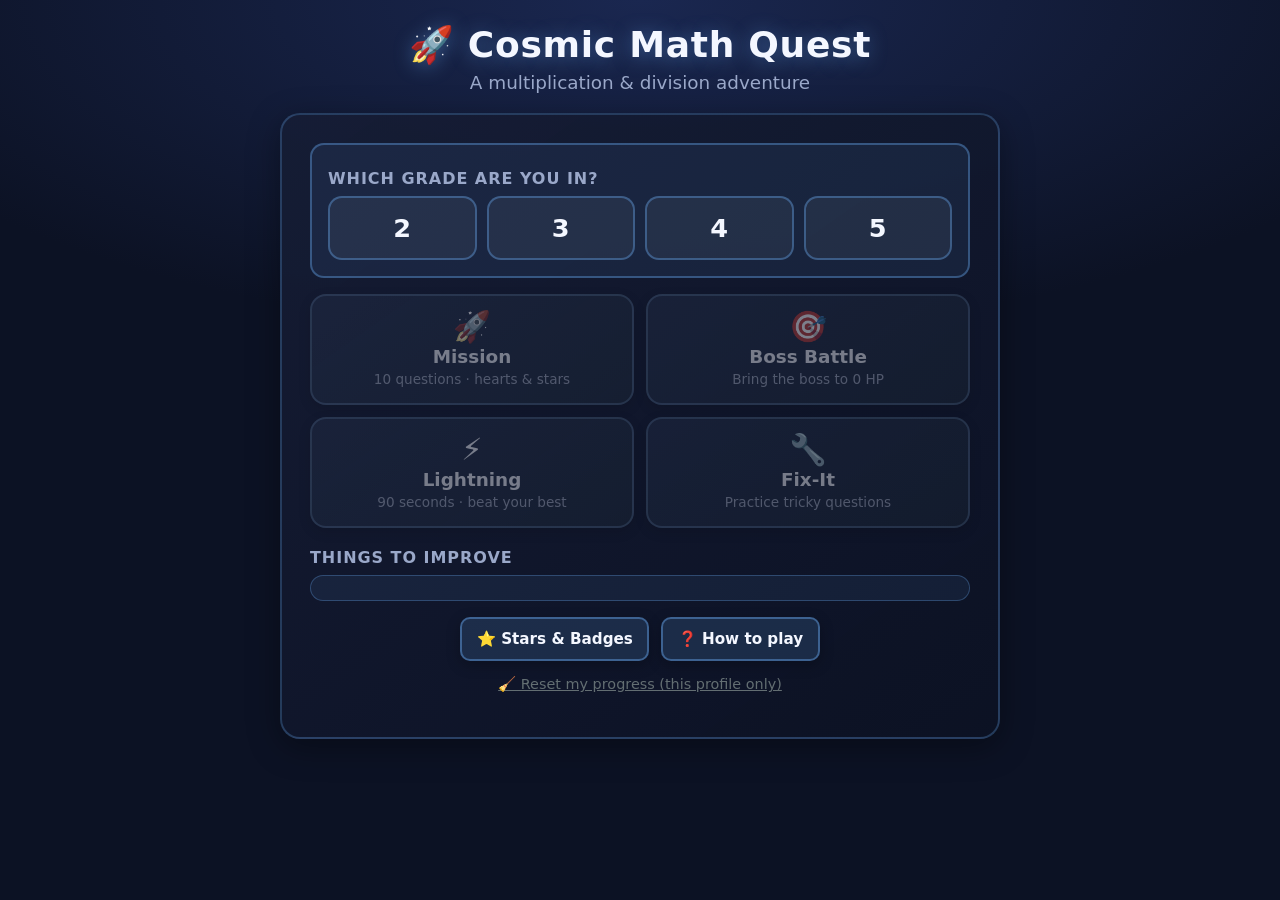
<file: games/cosmic-math-quest/index.html>
<!DOCTYPE html>
<html lang="en">
<head>
  <meta charset="UTF-8" />
  <meta name="viewport" content="width=device-width, initial-scale=1, maximum-scale=1, user-scalable=no" />
  <title>Cosmic Math Quest — Multiply & Divide</title>
  <style>
    /* ========== Cosmic Math Quest — Space theme, kid-friendly ========== */
    :root {
      --bg-deep: #0c1224;
      --bg-panel: #161d35;
      --accent: #7cffb3;
      --accent2: #6eb5ff;
      --accent-warm: #ffd166;
      --danger-soft: #ff8b94;
      --text: #f4f7ff;
      --text-muted: #9aa8c9;
      --star-gold: #ffe066;
      --radius: 20px;
      --shadow: 0 8px 32px rgba(0, 0, 0, 0.35);
      --font: "Segoe UI", "Trebuchet MS", system-ui, sans-serif;
    }

    * {
      box-sizing: border-box;
    }

    html, body {
      margin: 0;
      min-height: 100%;
      font-family: var(--font);
      background: radial-gradient(ellipse 120% 80% at 50% 0%, #1a2750 0%, var(--bg-deep) 55%);
      color: var(--text);
      -webkit-tap-highlight-color: transparent;
    }

    body {
      padding: clamp(12px, 3vw, 24px);
      padding-bottom: max(24px, env(safe-area-inset-bottom));
    }

    .app {
      max-width: 720px;
      margin: 0 auto;
    }

    /* Screens */
    .screen {
      display: none;
      animation: fadeIn 0.4s ease;
    }

    .screen.active {
      display: block;
    }

    @keyframes fadeIn {
      from { opacity: 0; transform: translateY(8px); }
      to { opacity: 1; transform: translateY(0); }
    }

    @keyframes pop {
      0% { transform: scale(0.85); opacity: 0; }
      50% { transform: scale(1.05); }
      100% { transform: scale(1); opacity: 1; }
    }

    @keyframes sparkle {
      0%, 100% { transform: scale(1) rotate(0deg); }
      50% { transform: scale(1.15) rotate(8deg); }
    }

    /* Header / branding */
    .brand {
      text-align: center;
      margin-bottom: 1.25rem;
    }

    .brand h1 {
      font-size: clamp(1.65rem, 5vw, 2.25rem);
      margin: 0 0 0.35rem;
      font-weight: 800;
      letter-spacing: 0.02em;
      text-shadow: 0 2px 20px rgba(110, 181, 255, 0.4);
    }

    .brand p {
      margin: 0;
      font-size: clamp(1rem, 3vw, 1.15rem);
      color: var(--text-muted);
    }

    .panel {
      background: linear-gradient(145deg, rgba(22, 29, 53, 0.95), rgba(12, 18, 36, 0.98));
      border: 2px solid rgba(110, 181, 255, 0.25);
      border-radius: var(--radius);
      padding: clamp(1rem, 4vw, 1.75rem);
      box-shadow: var(--shadow);
    }

    /* Buttons */
    .btn-row {
      display: flex;
      flex-wrap: wrap;
      gap: 12px;
      justify-content: center;
      margin-top: 1rem;
    }

    .btn-row[hidden] {
      display: none;
    }

    .btn {
      font-family: inherit;
      font-size: clamp(1.05rem, 3.5vw, 1.25rem);
      font-weight: 700;
      padding: 0.95rem 1.5rem;
      min-height: 52px;
      min-width: 140px;
      border: none;
      border-radius: 14px;
      cursor: pointer;
      transition: transform 0.12s, box-shadow 0.12s, filter 0.12s;
      box-shadow: 0 4px 14px rgba(0, 0, 0, 0.25);
    }

    .btn:active {
      transform: scale(0.97);
    }

    .btn:focus-visible {
      outline: 3px solid var(--accent-warm);
      outline-offset: 3px;
    }

    .btn-primary {
      background: linear-gradient(180deg, var(--accent) 0%, #4ed693 100%);
      color: #062818;
    }

    .btn-secondary {
      background: linear-gradient(180deg, var(--accent2) 0%, #3d8ae0 100%);
      color: #051a30;
    }

    .btn-ghost {
      background: rgba(110, 181, 255, 0.15);
      color: var(--text);
      border: 2px solid rgba(110, 181, 255, 0.4);
    }

    /* Segmented level / mode */
    .segment-label {
      font-size: 1rem;
      font-weight: 700;
      color: var(--text-muted);
      margin: 1.25rem 0 0.5rem;
      text-transform: uppercase;
      letter-spacing: 0.06em;
    }

    /* Game status bar */
    .status-bar {
      background: rgba(0, 0, 0, 0.22);
      border-radius: 14px;
      padding: 12px 14px;
      margin-bottom: 1rem;
      font-size: clamp(0.9rem, 2.6vw, 1.05rem);
      line-height: 1.5;
    }

    .status-bar strong {
      color: var(--accent-warm);
      font-weight: 800;
    }

    .status-row {
      display: flex;
      flex-wrap: wrap;
      justify-content: space-between;
      gap: 8px 16px;
      align-items: center;
    }

    .status-row + .status-row {
      margin-top: 6px;
      padding-top: 8px;
      border-top: 1px solid rgba(110, 181, 255, 0.15);
    }

    .mode-indicators {
      display: flex;
      flex-wrap: wrap;
      align-items: center;
      gap: 8px 12px;
      margin-bottom: 10px;
      padding-bottom: 10px;
      border-bottom: 1px solid rgba(110, 181, 255, 0.2);
    }

    .mode-badge {
      display: inline-block;
      font-weight: 800;
      font-size: clamp(0.82rem, 2.2vw, 0.95rem);
      letter-spacing: 0.02em;
      padding: 0.35rem 0.75rem;
      border-radius: 999px;
      background: rgba(126, 255, 179, 0.18);
      border: 1px solid rgba(126, 255, 179, 0.45);
      color: var(--accent);
    }

    .mode-current-op {
      font-size: clamp(0.78rem, 2vw, 0.88rem);
      color: var(--text-muted);
      font-weight: 600;
    }

    .mode-current-op strong {
      color: var(--text);
      font-weight: 800;
    }

    .review-banner {
      display: none;
      text-align: center;
      font-size: clamp(0.95rem, 2.8vw, 1.1rem);
      font-weight: 800;
      color: #ffd166;
      background: rgba(255, 209, 102, 0.12);
      border: 1px solid rgba(255, 209, 102, 0.35);
      border-radius: 12px;
      padding: 0.6rem 0.85rem;
      margin-bottom: 0.75rem;
      line-height: 1.35;
    }

    .review-banner.visible {
      display: block;
    }

    .review-banner .sub {
      display: block;
      font-size: 0.88em;
      font-weight: 600;
      color: var(--text-muted);
      margin-top: 4px;
    }

    .hearts {
      font-size: 1.2rem;
      letter-spacing: 3px;
    }

    .lives-wrap {
      display: inline-flex;
      flex-direction: column;
      align-items: flex-start;
      gap: 4px;
    }

    .lives-display {
      display: inline-flex;
      align-items: center;
      gap: 8px;
      font-weight: 700;
    }

    .lives-label {
      color: var(--text);
      white-space: nowrap;
    }

    .lives-note {
      font-size: 0.82rem;
      color: var(--text-muted);
      line-height: 1.3;
    }

    .lives-wrap.review-safe .lives-display,
    .lives-wrap.review-safe .lives-note {
      opacity: 0.72;
    }

    .hearts.life-lost {
      animation: lifeLostPulse 0.45s ease;
    }

    .hearts .lost {
      opacity: 0.35;
      filter: grayscale(0.8);
    }

    @keyframes lifeLostPulse {
      0% { transform: scale(1); }
      35% { transform: scale(1.18); }
      100% { transform: scale(1); }
    }

    .game-tools-top {
      display: flex;
      flex-wrap: wrap;
      gap: 8px;
      justify-content: space-between;
      align-items: center;
      margin-bottom: 0.75rem;
    }

    .btn-small {
      min-height: 44px;
      min-width: auto;
      padding: 0.5rem 0.9rem;
      font-size: 0.95rem;
      border-radius: 10px;
    }

    .btn-small.muted {
      opacity: 0.7;
    }

    /* Question area */
    .question-card {
      text-align: center;
      padding: clamp(1rem, 3vw, 1.5rem) 0;
      min-height: 120px;
    }

    /* Large equation-first prompt; × and ÷ stay Unicode, sized for clarity */
    .question-text {
      font-size: clamp(1.85rem, 7.5vw, 2.85rem);
      font-weight: 800;
      line-height: 1.35;
      margin: 0 0 0.5rem;
      letter-spacing: 0.03em;
    }

    .question-sub {
      font-size: 1.05rem;
      color: var(--text-muted);
      margin: 0;
    }

    /* Visual models */
    .visual-model {
      display: inline-flex;
      flex-direction: column;
      align-items: center;
      gap: 6px;
      margin: 0.5rem 0 1rem;
      padding: 12px;
      background: rgba(110, 181, 255, 0.08);
      border-radius: 12px;
      border: 1px dashed rgba(110, 181, 255, 0.35);
    }

    .array-grid {
      display: grid;
      gap: 4px;
      margin: 0 auto;
    }

    .array-cell {
      width: clamp(22px, 5vw, 28px);
      height: clamp(22px, 5vw, 28px);
      background: linear-gradient(145deg, var(--accent-warm), #e8a317);
      border-radius: 6px;
      font-size: 14px;
      line-height: 1;
      display: flex;
      align-items: center;
      justify-content: center;
    }

    .groups-row {
      display: flex;
      flex-wrap: wrap;
      gap: 10px;
      justify-content: center;
      max-width: 100%;
    }

    .group-pile {
      display: flex;
      flex-direction: column;
      align-items: center;
      gap: 4px;
    }

    .group-dots {
      display: flex;
      flex-wrap: wrap;
      gap: 3px;
      max-width: 100px;
      justify-content: center;
    }

    .dot {
      width: 14px;
      height: 14px;
      border-radius: 50%;
      background: var(--accent2);
    }

    .group-label {
      font-size: 0.8rem;
      color: var(--text-muted);
    }

    /* Typed answer */
    .answer-stack {
      display: flex;
      flex-direction: column;
      align-items: center;
      gap: 14px;
      margin: 1.25rem 0;
      max-width: 400px;
      margin-left: auto;
      margin-right: auto;
    }

    .answer-stack input {
      font-size: clamp(1.55rem, 6vw, 2.1rem);
      font-weight: 800;
      width: 100%;
      max-width: 280px;
      text-align: center;
      padding: 0.85rem 1rem;
      border-radius: 14px;
      border: 3px solid rgba(126, 255, 179, 0.55);
      background: var(--bg-panel);
      color: var(--text);
      font-family: inherit;
    }

    .answer-stack input:disabled {
      opacity: 0.65;
    }

    .answer-stack input:focus {
      outline: none;
      border-color: var(--accent);
      box-shadow: 0 0 0 3px rgba(126, 255, 179, 0.25);
    }

    /* Remainder input — appears only for grade 4/5 long-division questions */
    .r-wrap {
      display: flex;
      align-items: center;
      gap: 10px;
    }
    .r-wrap[hidden] { display: none; }
    .r-label {
      font-size: 1.4rem;
      font-weight: 800;
      color: var(--accent-warm);
    }
    #answer-input-r {
      width: 110px;
      max-width: 110px;
    }

    .btn-check {
      min-width: 200px;
      min-height: 56px;
      font-size: 1.2rem;
    }

    /* Gameplay: keep mission UI in one viewport (no page scroll / zoom) */
    html:has(#screen-game.active) {
      height: 100vh;
      height: 100dvh;
      overflow: hidden;
    }

    body:has(#screen-game.active) {
      min-height: 100vh;
      min-height: 100dvh;
      height: 100vh;
      height: 100dvh;
      overflow: hidden;
      padding: 6px 10px max(6px, env(safe-area-inset-bottom));
      display: flex;
      flex-direction: column;
    }

    body:has(#screen-game.active) .app {
      flex: 1 1 auto;
      min-height: 0;
      display: flex;
      flex-direction: column;
    }

    #screen-game.active {
      display: flex;
      flex-direction: column;
      flex: 1 1 auto;
      min-height: 0;
    }

    body:has(#screen-game.active) #screen-game .brand {
      margin-bottom: 0.2rem;
      flex: 0 0 auto;
    }

    body:has(#screen-game.active) #screen-game .brand h1 {
      font-size: clamp(1rem, 3.2vw, 1.45rem);
      margin: 0;
    }

    body:has(#screen-game.active) #screen-game .panel {
      flex: 1 1 auto;
      min-height: 0;
      display: flex;
      flex-direction: column;
      padding: 0.5rem 0.65rem;
      gap: 0.3rem;
      overflow-x: hidden;
      overflow-y: auto;
      overscroll-behavior-y: contain;
    }

    body:has(#screen-game.active) #screen-game .review-banner {
      margin-bottom: 0;
      padding: 0.45rem 0.6rem;
      flex: 0 0 auto;
    }

    body:has(#screen-game.active) #screen-game .game-tools-top {
      margin-bottom: 0;
      flex: 0 0 auto;
    }

    body:has(#screen-game.active) #screen-game .status-bar {
      margin-bottom: 0;
      padding: 6px 8px;
      font-size: clamp(0.72rem, 2vw, 0.92rem);
      line-height: 1.35;
      flex: 0 0 auto;
    }

    body:has(#screen-game.active) #screen-game .mode-indicators {
      margin-bottom: 4px;
      padding-bottom: 4px;
      gap: 4px 8px;
    }

    body:has(#screen-game.active) #screen-game .status-row + .status-row {
      margin-top: 2px;
      padding-top: 4px;
    }

    body:has(#screen-game.active) #screen-game .hearts {
      font-size: 1rem;
      letter-spacing: 2px;
    }

    body:has(#screen-game.active) #screen-game .lives-note {
      font-size: 0.68rem;
      line-height: 1.2;
    }

    body:has(#screen-game.active) #screen-game .question-card {
      padding: 0.25rem 0;
      min-height: 0;
      flex: 0 0 auto;
    }

    body:has(#screen-game.active) #screen-game .question-text {
      font-size: clamp(1.2rem, 5.2vw, 2rem);
      line-height: 1.25;
      margin: 0;
    }

    body:has(#screen-game.active) #screen-game .answer-stack {
      margin-block: 0.2rem;
      margin-inline: auto;
      gap: 8px;
      flex: 0 0 auto;
      align-self: center;
      width: 100%;
    }

    body:has(#screen-game.active) #screen-game .answer-stack input {
      font-size: clamp(1.1rem, 4.5vw, 1.65rem);
      padding: 0.5rem 0.65rem;
    }

    body:has(#screen-game.active) #screen-game .btn-check {
      min-height: 48px;
      min-width: 160px;
      font-size: 1.05rem;
    }

    body:has(#screen-game.active) #screen-game .feedback {
      min-height: 0;
      margin: 0;
      padding: 0.35rem 0.45rem;
      font-size: clamp(0.88rem, 2.8vw, 1.05rem);
      flex: 0 0 auto;
    }

    body:has(#screen-game.active) #screen-game #feedback-extra {
      flex: 0 1 auto;
      min-height: 0;
      max-height: min(22vh, 180px);
      overflow-y: auto;
      -webkit-overflow-scrolling: touch;
    }

    body:has(#screen-game.active) #screen-game .panel > .btn-row {
      margin-top: 0;
      flex: 0 0 auto;
    }

    body:has(#screen-game.active) #screen-game .panel > .btn-row .btn-small {
      min-height: 40px;
    }

    @media (max-height: 700px) {
      body:has(#screen-game.active) #hud-lives-note {
        display: none;
      }
    }

    @media (max-height: 620px) {
      body:has(#screen-game.active) #hud-current-op {
        display: none;
      }

      body:has(#screen-game.active) #screen-game .status-bar {
        padding: 4px 6px;
        font-size: 0.72rem;
      }

      body:has(#screen-game.active) #screen-game .question-text {
        font-size: clamp(1.05rem, 4.5vw, 1.55rem);
      }
    }

    /* Feedback */
    .feedback {
      min-height: 3.5rem;
      text-align: center;
      font-size: clamp(1.05rem, 3.5vw, 1.25rem);
      font-weight: 700;
      margin: 0.5rem 0 1rem;
      padding: 0.75rem;
      border-radius: 12px;
      transition: background 0.3s;
    }

    .feedback.success {
      background: rgba(124, 255, 179, 0.15);
      color: var(--accent);
      animation: sparkle 0.5s ease;
    }

    .feedback.gentle {
      background: rgba(255, 139, 148, 0.12);
      color: #ffb4ba;
    }

    .feedback.neutral {
      color: var(--text-muted);
    }

    .feedback-explain {
      margin-top: 8px;
      font-size: clamp(0.95rem, 3vw, 1.05rem);
      font-weight: 600;
      color: var(--text-muted);
      line-height: 1.45;
    }

    .feedback-visual-wrap {
      margin-top: 12px;
      display: flex;
      justify-content: center;
    }

    .points-tag {
      display: inline-block;
      margin-top: 6px;
      font-size: 0.95rem;
      font-weight: 800;
      color: var(--accent-warm);
    }

    /* Confetti layer */
    .confetti-container {
      position: fixed;
      inset: 0;
      pointer-events: none;
      overflow: hidden;
      z-index: 100;
    }

    .confetti-piece {
      position: absolute;
      width: 10px;
      height: 10px;
      top: -12px;
      animation: confetti-fall linear forwards;
      border-radius: 2px;
    }

    @keyframes confetti-fall {
      to {
        transform: translateY(100vh) rotate(720deg);
        opacity: 0.6;
      }
    }

    .answer-stack input:focus,
    .answer-stack input.focus-ready {
      border-color: var(--accent-warm);
      box-shadow: 0 0 0 5px rgba(255, 209, 102, 0.18);
      outline: none;
    }

    .answer-stack input.focus-ready {
      animation: input-ready-glow 0.7s ease;
    }

    @keyframes input-ready-glow {
      0% {
        box-shadow: 0 0 0 0 rgba(255, 209, 102, 0);
      }
      35% {
        box-shadow: 0 0 0 7px rgba(255, 209, 102, 0.26);
      }
      100% {
        box-shadow: 0 0 0 0 rgba(255, 209, 102, 0);
      }
    }

    /* Modal */
    .modal-overlay {
      display: none;
      position: fixed;
      inset: 0;
      background: rgba(5, 8, 18, 0.82);
      z-index: 200;
      align-items: center;
      justify-content: center;
      padding: 16px;
    }

    .modal-overlay.open {
      display: flex;
    }

    .modal {
      background: var(--bg-panel);
      border: 2px solid rgba(110, 181, 255, 0.4);
      border-radius: var(--radius);
      padding: 1.5rem;
      max-width: 520px;
      max-height: 85vh;
      overflow-y: auto;
      box-shadow: var(--shadow);
    }

    .modal h2 {
      margin: 0 0 0.75rem;
      font-size: 1.35rem;
    }

    .modal ul {
      margin: 0;
      padding-left: 1.25rem;
      line-height: 1.6;
      color: var(--text-muted);
    }

    .modal li { margin-bottom: 0.5rem; }

    .hint-modal {
      width: min(100%, 520px);
      background: linear-gradient(145deg, rgba(28, 36, 68, 0.98), rgba(12, 18, 36, 0.99));
      border-color: rgba(255, 209, 102, 0.4);
    }

    .game-over-modal {
      width: min(100%, 560px);
      text-align: center;
      background: linear-gradient(145deg, rgba(36, 27, 63, 0.98), rgba(12, 18, 36, 0.99));
      border-color: rgba(255, 139, 148, 0.45);
      animation: pop 0.28s ease;
    }

    .game-over-modal h2 {
      color: var(--accent-warm);
      font-size: clamp(1.45rem, 4.2vw, 1.8rem);
    }

    .game-over-lead {
      margin: 0 0 0.6rem;
      font-size: 1.08rem;
      line-height: 1.5;
    }

    .game-over-sub {
      margin: 0;
      color: var(--text-muted);
      line-height: 1.5;
    }

    .hint-modal-header {
      display: flex;
      align-items: center;
      justify-content: center;
      margin-bottom: 0.75rem;
      text-align: center;
    }

    .hint-modal h2 {
      margin: 0;
      color: var(--accent-warm);
      font-size: clamp(1.35rem, 4vw, 1.6rem);
    }

    .hint-modal-text {
      margin: 0;
      font-size: 1.05rem;
      line-height: 1.6;
      text-align: center;
    }

    .hint-visual-wrap {
      display: flex;
      justify-content: center;
      margin-top: 1rem;
    }

    .hint-visual-wrap .visual-model {
      margin: 0;
    }

    /* Results */
    .results-stats {
      display: grid;
      grid-template-columns: repeat(auto-fit, minmax(130px, 1fr));
      gap: 12px;
      margin: 1rem 0;
    }

    .stat-box {
      background: rgba(255, 255, 255, 0.05);
      border-radius: 12px;
      padding: 1rem;
      text-align: center;
    }

    .stat-box .num {
      font-size: 1.75rem;
      font-weight: 800;
      color: var(--accent-warm);
    }

    .stat-box .lbl {
      font-size: 0.9rem;
      color: var(--text-muted);
    }

    .stars-row {
      text-align: center;
      font-size: 2.5rem;
      letter-spacing: 8px;
      margin: 0.5rem 0 1rem;
    }

    .badge-list {
      display: flex;
      flex-wrap: wrap;
      gap: 8px;
      justify-content: center;
      margin: 1rem 0;
    }

    .badge-pill {
      background: rgba(110, 181, 255, 0.2);
      border: 1px solid rgba(110, 181, 255, 0.45);
      padding: 0.4rem 0.75rem;
      border-radius: 999px;
      font-size: 0.9rem;
    }

    .mistake-actions {
      flex-wrap: wrap;
      justify-content: center;
      gap: 10px;
      padding: 12px 10px;
      margin-top: 4px;
      margin-bottom: 4px;
      background: rgba(110, 181, 255, 0.08);
      border: 1px solid rgba(110, 181, 255, 0.28);
      border-radius: 14px;
    }

    .mistake-actions .btn {
      min-height: 48px;
    }

    .save-status-msg {
      display: block;
      text-align: center;
      font-size: 0.95rem;
      font-weight: 700;
      color: var(--accent);
      margin: 0.35rem 0 0.5rem;
      min-height: 1.35em;
    }

    .save-status-msg[hidden] {
      display: none !important;
    }

    /* Progress screen */
    .progress-summary {
      text-align: center;
      font-size: 1.15rem;
      margin: 1rem 0;
    }

    .sr-only {
      position: absolute;
      width: 1px;
      height: 1px;
      padding: 0;
      margin: -1px;
      overflow: hidden;
      clip: rect(0, 0, 0, 0);
      border: 0;
    }

    .feedback-visual-wrap .visual-model {
      margin: 0;
    }

    .adaptive-encouragement {
      display: block;
      margin-top: 0.5rem;
      font-size: 0.92rem;
      font-weight: 600;
      color: rgba(255, 224, 130, 0.95);
      opacity: 0.95;
    }

    /* ===== Menu redesign: grade picker + mode tiles ===== */
    .grade-card {
      border: 2px solid rgba(110, 181, 255, 0.35);
      border-radius: 14px;
      padding: 0.25rem 1rem 1rem;
      margin-bottom: 1rem;
      background: rgba(110, 181, 255, 0.08);
    }

    .grade-btn-row { display: flex; gap: 10px; flex-wrap: wrap; }

    .grade-btn {
      flex: 1 1 0;
      min-width: 64px;
      min-height: 64px;
      font-family: inherit;
      font-size: 1.6rem;
      font-weight: 800;
      border-radius: 14px;
      border: 2px solid rgba(110, 181, 255, 0.35);
      background: rgba(255, 255, 255, 0.05);
      color: var(--text);
      cursor: pointer;
      transition: background 0.15s, border-color 0.15s, transform 0.12s;
    }
    .grade-btn:active { transform: scale(0.97); }
    .grade-btn:focus-visible { outline: 3px solid var(--accent-warm); outline-offset: 3px; }
    .grade-btn.selected {
      background: rgba(126, 255, 179, 0.2);
      border-color: var(--accent);
      color: var(--accent);
    }

    .grade-chip-row { display: flex; justify-content: center; margin-bottom: 0.75rem; }
    .grade-chip-row[hidden] { display: none; }
    .grade-chip {
      font-family: inherit;
      font-size: 0.95rem;
      font-weight: 700;
      padding: 0.4rem 0.9rem;
      border-radius: 999px;
      border: 2px solid rgba(110, 181, 255, 0.4);
      background: rgba(110, 181, 255, 0.15);
      color: var(--text);
      cursor: pointer;
    }
    .grade-chip:focus-visible { outline: 3px solid var(--accent-warm); outline-offset: 3px; }

    .mode-tile-grid {
      display: grid;
      grid-template-columns: repeat(2, minmax(0, 1fr));
      gap: 12px;
      margin-top: 0.5rem;
    }
    .mode-tile {
      position: relative;
      display: flex;
      flex-direction: column;
      align-items: center;
      gap: 4px;
      padding: 1rem 0.75rem;
      min-height: 108px;
      font-family: inherit;
      color: var(--text);
      background: linear-gradient(145deg, rgba(110, 181, 255, 0.14), rgba(124, 255, 179, 0.08));
      border: 2px solid rgba(110, 181, 255, 0.35);
      border-radius: 16px;
      cursor: pointer;
      box-shadow: 0 4px 14px rgba(0, 0, 0, 0.25);
      transition: transform 0.12s, border-color 0.15s, filter 0.12s;
    }
    .mode-tile:active { transform: scale(0.97); }
    .mode-tile:focus-visible { outline: 3px solid var(--accent-warm); outline-offset: 3px; }
    .mode-tile[aria-disabled="true"] {
      opacity: 0.45;
      cursor: not-allowed;
      filter: grayscale(0.4);
    }
    .mode-tile-emoji { font-size: 1.9rem; line-height: 1; }
    .mode-tile-name { font-size: 1.15rem; font-weight: 800; }
    .mode-tile-sub { font-size: 0.85rem; color: var(--text-muted); text-align: center; }
    .mode-tile-badge {
      position: absolute;
      top: 8px;
      right: 10px;
      font-size: 0.8rem;
      font-weight: 800;
      padding: 2px 8px;
      border-radius: 999px;
      background: var(--accent-warm);
      color: #3a2a00;
    }

    @media (min-width: 600px) {
      .status-bar { font-size: 1.05rem; }
    }

    /* ===== Boss Battle HP bar ===== */
    .boss-hp-row { margin-top: 8px; }
    .boss-hp-label { font-weight: 700; font-size: 0.95rem; }
    .boss-hp-track {
      margin-top: 4px; height: 14px; border-radius: 999px;
      background: rgba(99, 110, 114, 0.25); overflow: hidden;
    }
    .boss-hp-fill {
      height: 100%; width: 100%; border-radius: 999px;
      background: linear-gradient(90deg, #e17055, #d63031);
      transition: width 0.4s ease;
    }
    .boss-hp-fill.crit-flash { animation: bossCritPulse 0.5s ease; }
    @keyframes bossCritPulse {
      0% { filter: brightness(1); }
      40% { filter: brightness(1.9); }
      100% { filter: brightness(1); }
    }
    @media (prefers-reduced-motion: reduce) {
      .boss-hp-fill { transition: none; }
      .boss-hp-fill.crit-flash { animation: none; }
    }

    /* ===== Lightning timer ===== */
    .lightning-timer-row { margin-top: 8px; display: flex; align-items: center; gap: 8px; }
    .lightning-timer-row[hidden] { display: none; }
    #lightning-timer-num { font-weight: 800; min-width: 3.5ch; }
    .lightning-timer-track {
      flex: 1; height: 10px; border-radius: 999px;
      background: rgba(9, 132, 227, 0.18); overflow: hidden;
    }
    .lightning-timer-fill {
      height: 100%; width: 100%; border-radius: 999px;
      background: linear-gradient(90deg, #74b9ff, #0984e3);
      transition: width 1s linear;
    }
    @media (prefers-reduced-motion: reduce) {
      .lightning-timer-track { display: none; } /* number-only countdown */
    }

    /* ===== Review weave-in chip ===== */
    .weavein-chip {
      display: inline-block; margin-bottom: 6px; padding: 2px 10px;
      border-radius: 999px; font-size: 0.8rem; font-weight: 700;
      background: rgba(9, 132, 227, 0.14); color: #0984e3;
    }
    .weavein-chip[hidden] { display: none; }
  </style>
  <link rel="stylesheet" href="../../shared/styles/tokens.css">
</head>
<body>
  <div class="confetti-container" id="confetti" aria-hidden="true"></div>

  <div class="app">
    <!-- ========== MAIN MENU ========== -->
    <section id="screen-menu" class="screen active" aria-labelledby="menu-title">
      <div class="brand">
        <h1 id="menu-title">🚀 Cosmic Math Quest</h1>
        <p>A multiplication &amp; division adventure</p>
      </div>
      <div class="panel">
        <!-- One-time grade picker: visible until progress.grade is set,
             and re-opened by the grade chip. NOT an interstitial — it lives
             on the menu itself and never blocks a started round. -->
        <div class="grade-card" id="grade-card" hidden>
          <div class="segment-label" id="grade-card-title">Which grade are you in?</div>
          <div class="grade-btn-row" role="group" aria-labelledby="grade-card-title">
            <button type="button" class="grade-btn" data-grade="2">2</button>
            <button type="button" class="grade-btn" data-grade="3">3</button>
            <button type="button" class="grade-btn" data-grade="4">4</button>
            <button type="button" class="grade-btn" data-grade="5">5</button>
          </div>
        </div>
        <div class="grade-chip-row" id="grade-chip-row" hidden>
          <button type="button" class="grade-chip" id="grade-chip">🌌 Grade 3 · change</button>
        </div>
        <div class="mode-tile-grid" id="mode-tile-grid">
          <button type="button" class="mode-tile" id="btn-tile-mission">
            <span class="mode-tile-emoji" aria-hidden="true">🚀</span>
            <span class="mode-tile-name">Mission</span>
            <span class="mode-tile-sub">10 questions · hearts &amp; stars</span>
          </button>
          <button type="button" class="mode-tile" id="btn-tile-boss">
            <span class="mode-tile-emoji" aria-hidden="true">🎯</span>
            <span class="mode-tile-name">Boss Battle</span>
            <span class="mode-tile-sub">Bring the boss to 0 HP</span>
          </button>
          <button type="button" class="mode-tile" id="btn-tile-lightning">
            <span class="mode-tile-emoji" aria-hidden="true">⚡</span>
            <span class="mode-tile-name">Lightning</span>
            <span class="mode-tile-sub">90 seconds · beat your best</span>
          </button>
          <button type="button" class="mode-tile" id="btn-tile-fixit">
            <span class="mode-tile-emoji" aria-hidden="true">🔧</span>
            <span class="mode-tile-name">Fix-It</span>
            <span class="mode-tile-sub">Practice tricky questions</span>
            <span class="mode-tile-badge" id="fixit-due-badge" hidden></span>
          </button>
        </div>
        <div class="btn-row" id="cmq-resume-row" hidden>
          <button type="button" class="btn btn-primary cmq-resume" id="btn-cmq-resume">▶ Continue my last session</button>
        </div>
        <div class="segment-label">Things to Improve</div>
        <div class="btn-row mistake-actions">
          <button type="button" class="btn btn-secondary btn-small" id="btn-menu-save-saved-wrongs" hidden>
            Save list to disk
          </button>
        </div>
        <p class="save-status-msg" id="menu-mistakes-empty" hidden>Nice work! Nothing to improve right now — fly a mission first.</p>
        <p class="save-status-msg" id="menu-save-status" hidden role="status" aria-live="polite"></p>
        <div class="btn-row">
          <button type="button" class="btn btn-ghost btn-small" id="btn-progress">⭐ Stars &amp; Badges</button>
          <button type="button" class="btn btn-ghost btn-small" id="btn-how">❓ How to play</button>
        </div>
        <p style="text-align:center;margin-top:14px;font-size:0.9rem;color:#636e72;">
          <button type="button" id="btn-reset-cmq" style="background:none;border:none;color:#636e72;cursor:pointer;text-decoration:underline;font:inherit;font-size:0.9rem;">
            🧹 Reset my progress (this profile only)
          </button>
        </p>
      </div>
    </section>

    <!-- ========== GAMEPLAY ========== -->
    <section id="screen-game" class="screen" aria-label="Game">
      <div class="brand">
        <h1 id="game-brand-title">🛸 Mission in progress</h1>
      </div>
      <div class="panel">
        <div class="review-banner" id="review-banner" role="status">
          Fix tricky questions
          <span class="sub">Extra practice — learn at your own pace.</span>
        </div>
        <div class="game-tools-top">
          <button type="button" class="btn btn-ghost btn-small" id="btn-menu-game">Exit game</button>
          <button type="button" class="btn btn-ghost btn-small" id="btn-sound" aria-pressed="true">🔊 Sound on</button>
        </div>

        <div class="status-bar" id="status-bar" aria-live="polite">
          <div class="mode-indicators">
            <span class="mode-badge" id="hud-mode-badge">Mode: Multiplication</span>
            <span class="mode-current-op" id="hud-current-op">Current question: <strong>—</strong></span>
          </div>
          <div class="status-row">
            <span>Score: <strong id="hud-score">0</strong></span>
            <span id="hud-q-num">Question 1 of 10</span>
            <span>🔥 Streak: <strong id="hud-streak">0</strong></span>
          </div>
          <div class="status-row">
            <span>Correct: <strong id="hud-correct">0</strong> / <strong id="hud-total">0</strong></span>
            <span>Accuracy: <strong id="hud-accuracy">0%</strong></span>
            <span class="lives-wrap" id="hud-lives-wrap">
              <span class="lives-display">
                <span class="lives-label" id="hud-lives-label">Lives:</span>
                <span class="hearts" id="hud-hearts" aria-label="Lives left"></span>
              </span>
              <span class="lives-note" id="hud-lives-note">Hearts = lives. If they are all gone, the mission pauses.</span>
            </span>
          </div>
          <div class="boss-hp-row" id="boss-hp-row" hidden>
            <span class="boss-hp-label">👾 Boss HP: <strong id="boss-hp-num">10</strong> / 10</span>
            <div class="boss-hp-track" aria-hidden="true">
              <div class="boss-hp-fill" id="boss-hp-fill"></div>
            </div>
          </div>
          <div class="lightning-timer-row" id="lightning-timer-row" hidden>
            <span id="lightning-timer-num" role="timer">90s</span>
            <div class="lightning-timer-track" aria-hidden="true">
              <div class="lightning-timer-fill" id="lightning-timer-fill"></div>
            </div>
          </div>
        </div>

        <div class="question-card">
          <span class="weavein-chip" id="weavein-chip" hidden>🔁 One more try!</span>
          <p class="question-text" id="q-text">Loading…</p>
          <p class="question-sub" id="q-sub" hidden></p>
        </div>

        <div class="answer-stack" id="answer-area">
          <label class="sr-only" for="answer-input">Your answer</label>
          <input type="text" inputmode="numeric" pattern="-?[0-9]*" id="answer-input" autocomplete="off" enterkeyhint="done" />
          <span class="r-wrap" id="answer-r-wrap" hidden>
            <label class="r-label" for="answer-input-r">R</label>
            <input type="text" inputmode="numeric" pattern="[0-9]*" id="answer-input-r" autocomplete="off" enterkeyhint="done" aria-label="Remainder" />
          </span>
          <button type="button" class="btn btn-secondary btn-check" id="btn-submit-answer">Check</button>
        </div>

        <div class="feedback neutral" id="feedback" aria-live="polite"></div>
        <div id="feedback-extra"></div>

        <div class="btn-row" style="margin-top:1rem;">
          <button type="button" class="btn btn-ghost btn-small" id="btn-hint">Show hint</button>
          <button type="button" class="btn btn-primary btn-small" id="btn-next" hidden>Next question</button>
        </div>
      </div>
    </section>

    <!-- ========== RESULTS ========== -->
    <section id="screen-results" class="screen" aria-labelledby="results-title">
      <div class="brand">
        <h1 id="results-title">🌟 Mission Complete!</h1>
      </div>
      <div class="panel">
        <div class="stars-row" id="results-stars">⭐⭐⭐</div>
        <p id="results-rating" style="text-align:center;font-size:1.15rem;margin:0 0 1rem;"></p>
        <div class="results-stats">
          <div class="stat-box"><div class="num" id="res-score">0</div><div class="lbl">Score</div></div>
          <div class="stat-box"><div class="num" id="res-correct">0</div><div class="lbl">Correct</div></div>
          <div class="stat-box"><div class="num" id="res-accuracy">0%</div><div class="lbl">Accuracy</div></div>
          <div class="stat-box"><div class="num" id="res-streak">0</div><div class="lbl">Longest streak</div></div>
          <div class="stat-box"><div class="num" id="res-stars">0</div><div class="lbl">Stars</div></div>
        </div>
        <div class="btn-row">
          <button type="button" class="btn btn-primary" id="btn-again">Play again</button>
          <button type="button" class="btn btn-ghost" id="btn-results-menu">Back to menu</button>
        </div>
        <div class="segment-label">Things to improve &amp; practice</div>
        <div class="btn-row mistake-actions" id="results-review-actions">
          <button type="button" class="btn btn-primary" id="btn-practice-wrongs" hidden>Fix tricky questions</button>
        </div>
        <div class="btn-row mistake-actions">
          <button type="button" class="btn btn-secondary" id="btn-save-wrongs-recent" hidden>
            Save list to file (.txt)
          </button>
          <button type="button" class="btn btn-secondary" id="btn-save-wrongs-all" hidden>
            Save all to file (.txt)
          </button>
        </div>
        <p class="save-status-msg" id="results-mistakes-empty" hidden>Nothing to improve right now. Great job!</p>
        <p class="save-status-msg" id="results-save-status" hidden role="status" aria-live="polite"></p>
        <div class="btn-row">
          <button type="button" class="btn btn-ghost btn-small" id="btn-clear-wrong-history">Clear saved list</button>
        </div>
        <div class="btn-row">
          <button type="button" class="btn btn-ghost btn-small" id="btn-results-progress">Stars &amp; badges</button>
        </div>
      </div>
    </section>

    <!-- ========== PROGRESS / BADGES ========== -->
    <section id="screen-progress" class="screen" aria-labelledby="prog-title">
      <div class="brand">
        <h1 id="prog-title">⭐ Your cosmic collection</h1>
      </div>
      <div class="panel">
        <div class="progress-summary">
          Total stars: <strong id="prog-total-stars">0</strong><br />
          Missions flown: <strong id="prog-rounds">0</strong><br />
          All-time best streak: <strong id="prog-best-streak">0</strong>
        </div>
        <div class="segment-label">Badges</div>
        <div class="badge-list" id="badge-list"></div>
        <div class="btn-row">
          <button type="button" class="btn btn-primary" id="btn-prog-back">Back to menu</button>
        </div>
      </div>
    </section>
  </div>

  <!-- How to play modal -->
  <div class="modal-overlay" id="modal-how" role="dialog" aria-modal="true" aria-labelledby="how-heading">
    <div class="modal">
      <h2 id="how-heading">How to play</h2>
      <ul>
        <li>Pick your <strong>grade</strong> once — change it any time with the <strong>🌌 Grade</strong> chip.</li>
        <li>Choose a tile: <strong>🚀 Mission</strong> to play, or <strong>🔧 Fix-It</strong> to practice tricky questions. Tap <strong>Show hint</strong> for help.</li>
        <li>Type your answer and press <strong>Check</strong> or Enter. Then press <strong>Next question</strong> when you’re ready.</li>
        <li>Each correct answer is <strong>+10</strong> points. Every <strong>3 in a row</strong> adds <strong>+5</strong> bonus!</li>
        <li>No timer — finish all 10 questions. Hearts are lives, and if they run out the mission pauses so you can try again or fix tricky questions.</li>
      </ul>
      <div class="btn-row" style="margin-top:1rem;">
        <button type="button" class="btn btn-primary" id="btn-how-close">Got it!</button>
      </div>
    </div>
  </div>

  <div class="modal-overlay" id="modal-hint" role="dialog" aria-modal="true" aria-labelledby="hint-heading" aria-hidden="true">
    <div class="modal hint-modal" role="document">
      <div class="hint-modal-header">
        <h2 id="hint-heading">Hint</h2>
      </div>
      <p class="hint-modal-text" id="hint-text"></p>
      <div class="hint-visual-wrap" id="hint-visual" hidden></div>
      <div class="btn-row" style="margin-top:1rem;">
        <button type="button" class="btn btn-primary" id="btn-hint-close">Got it</button>
      </div>
    </div>
  </div>

  <div class="modal-overlay" id="modal-game-over" role="dialog" aria-modal="true" aria-labelledby="game-over-heading" aria-hidden="true">
    <div class="modal game-over-modal" role="document">
      <h2 id="game-over-heading">Mission paused!</h2>
      <p class="game-over-lead" id="game-over-text">Oops! You used all your lives. Let's try again!</p>
      <p class="game-over-sub">You can jump back in or fix tricky questions.</p>
      <p class="save-status-msg" id="game-over-mistakes-empty" hidden>Nothing to improve right now. Great job!</p>
      <div class="btn-row" style="margin-top:1rem;">
        <button type="button" class="btn btn-primary" id="btn-game-over-try-again">Try Again</button>
        <button type="button" class="btn btn-secondary" id="btn-game-over-practice" hidden>Fix tricky questions</button>
        <button type="button" class="btn btn-ghost" id="btn-game-over-menu">Back to Menu</button>
      </div>
    </div>
  </div>

  <script src="learningIntelligence.js"></script>
  <script src="gradeBands.js"></script>
  <script>
(function () {
  'use strict';

  // ========== CONFIG ==========
  const ROUND_SIZE = 10;
  const INITIAL_HEARTS = 5;
  const POINTS_CORRECT = 10;
  const STREAK_BONUS_EVERY = 3;
  const STREAK_BONUS_POINTS = 5;
  const BOSS_HP = 10;
  const BOSS_MAX_QUESTIONS = 16;
  const BOSS_CRIT_DAMAGE = 2;
  const LIGHTNING_SECONDS = 90;
  const DRIFT_MASTERY_PCT = 0.8;
  const DRIFT_MIN_FAMILIES = 5;
  const DRIFT_MIN_ATTEMPTS = 20;
  const BONUS_POINTS = 15;
  const WEAVE_SLOTS = [2, 6]; // 0-indexed round slots = "questions 3 and 7"
  // Storage is scoped per hub-profile so each kid has their own progress.
  // Embedded (in hub): keys are `<base>__<profileId>`. Standalone (no hub):
  // bare base keys so opening this game directly from file:// keeps working.
  // We deliberately do NOT auto-migrate un-scoped legacy data into any
  // profile (per project rules: it would give the first profile to open the
  // game an unfair head start with someone else's progress).
  const STORAGE_KEY_BASE = 'cosmicMathQuest_v1';
  const WRONGS_KEY_BASE = 'cosmicMathQuest_wrongs_v1';

  /** GradeBands module presence guard — index.html must never hard-depend
   *  on script load order (standalone file:// play). */
  function hasGradeBands() {
    return typeof GradeBands !== 'undefined' && !!GradeBands &&
      typeof GradeBands.buildRoundPlan === 'function' &&
      typeof GradeBands.generateForSlot === 'function';
  }

  function isInIframe() {
    try { return !!(window.parent && window.parent !== window); }
    catch (e) { return true; }
  }

  /** Return the localStorage key for this game's primary progress, or null
   *  when embedded-but-no-profile-yet (caller should fall back to defaults). */
  function storageKey() {
    if (!isInIframe()) return STORAGE_KEY_BASE;
    var bridge = (window.KLS && window.KLS.bridge) || null;
    var pid = bridge && bridge.getProfileId ? bridge.getProfileId() : null;
    return pid ? STORAGE_KEY_BASE + '__' + pid : null;
  }
  function wrongsKey() {
    if (!isInIframe()) return WRONGS_KEY_BASE;
    var bridge = (window.KLS && window.KLS.bridge) || null;
    var pid = bridge && bridge.getProfileId ? bridge.getProfileId() : null;
    return pid ? WRONGS_KEY_BASE + '__' + pid : null;
  }
  /** Smart practice sessions: target length (cap only; no padding). */
  const PRACTICE_ROUND_MIN = 5;
  const PRACTICE_ROUND_MAX = 10;

  const CORRECT_PHRASES = ['Nice work!', "You're getting stronger!"];
  const GENTLE_PHRASES = ["Good try! Let's fix this."];
  const ADAPTIVE_ENCOURAGEMENT_PHRASES = [
    'Nice streak — the next fact is a little tougher!',
    'You are on fire! Next question nudges the challenge up a bit.',
    'Great work — ready for a slightly stronger fact?',
  ];

  // Keys used this browser session (avoid repeating the exact same item across rounds)
  var sessionAskedKeys = new Set();
  var browserSessionId =
    'sess_' + Date.now() + '_' + Math.random().toString(36).slice(2, 10);

  // ========== STATE ==========
  const GameState = {
    /** Active grade band (2|3|4|5|null); mirrors progress.grade at round start. */
    grade: null,
    /** How the current round is being played: 'mission'|'boss'|'lightning'|'practice'. */
    playMode: 'mission',
    /** playMode of the last completed normal round (results "Play again"). */
    lastPlayMode: 'mission',
    mode: 'multiply',
    questionIndex: 0,
    roundQuestions: [],
    roundMixOps: null,
    roundSize: ROUND_SIZE,
    score: 0,
    streak: 0,
    bestStreakThisRound: 0,
    hearts: INITIAL_HEARTS,
    correctCount: 0,
    totalAnswered: 0,
    soundOn: true,
    answered: false,
    currentQuestion: null,
    isReviewMode: false,
    pendingReviewAdvance: false,
    currentRoundId: '',
    /** Wrong attempts in the active normal round (spec: currentRoundWrongAnswers). */
    currentRoundWrongAnswers: [],
    lastRoundWrongBuffer: [],
    /** Active review session: remaining question keys (shuffled order). */
    reviewQueue: [],
    reviewJustCompleted: false,
    reviewCompletedAllCorrect: false,
    isGameOver: false,
    /** Reward tracking (normal rounds). */
    mistakeSeenThisRound: false,
    correctAfterFirstMistake: 0,
    hintsUsedThisRound: 0,
    /** Micro-difficulty within the selected level (-1, 0, +1). Resets each normal round. */
    adaptiveTier: 0,
    recentAnswerHistory: [],
    lastAdaptiveChangeAtQuestionIndex: -99,
    adaptiveStats: { correctThisRound: 0, wrongThisRound: 0 },
    /** Per-round format-token plan from GradeBands.buildRoundPlan. */
    bandPlan: null,
    /** Boss Battle: remaining boss HP (null outside boss rounds). */
    bossHp: null,
    /** Lightning: live setInterval id (MUST be cleared on every exit path). */
    lightningTimerId: null,
    lightningSecondsLeft: 0,
  };

  var focusAnswerTimer = null;
  var focusAnswerFlashTimer = null;

  // ========== PERSISTENCE (stars, badges, family mastery — agents 05 + 07) ==========
  function defaultStats() {
    return {
      mistakesFixed: 0,
      totalPractices: 0,
      masteredFacts: 0,
      streakRecoveryCount: 0,
    };
  }

  function defaultProgress() {
    return {
      /** Grade band chosen on the menu (2|3|4|5); null = not picked yet. */
      grade: null,
      /** Best Lightning score per grade, e.g. {3: 14}. Filled by chunk 3. */
      bestLightningByGrade: {},
      /** How many times the kid beat their own Lightning best (badge fuel). */
      lightningBestBeats: 0,
      totalStars: 0,
      roundsPlayed: 0,
      bestStreakEver: 0,
      badges: [],
      lastRoundAccuracy: null,
      stats: defaultStats(),
      playDates: [],
      masteredDivisionKeys: [],
      masteredKeysByFamily: {},
      allMasteredKeys: [],
      /** Per fact-family attempts (LearningIntel); feeds getWeakFamilies mastery gap. */
      familyStats:
        typeof LearningIntel !== 'undefined' ? LearningIntel.createEmptyFamilyStats() : { version: 1, updatedAt: null, families: {} },
    };
  }

  function ensureFamilyStatsShape(fs) {
    if (fs && fs.families && typeof fs.families === 'object') return fs;
    return typeof LearningIntel !== 'undefined'
      ? LearningIntel.createEmptyFamilyStats()
      : { version: 1, updatedAt: null, families: {} };
  }

  function ensureProgressShape(p) {
    if (!p || typeof p !== 'object') return defaultProgress();
    var stats = p.stats && typeof p.stats === 'object' ? p.stats : defaultStats();
    if (typeof stats.mistakesFixed !== 'number') stats.mistakesFixed = 0;
    if (typeof stats.totalPractices !== 'number') stats.totalPractices = 0;
    if (typeof stats.masteredFacts !== 'number') stats.masteredFacts = 0;
    if (typeof stats.streakRecoveryCount !== 'number') stats.streakRecoveryCount = 0;
    var lr = p.lastRoundAccuracy;
    if (lr != null && typeof lr !== 'number') lr = null;
    return {
      grade: p.grade === 2 || p.grade === 3 || p.grade === 4 || p.grade === 5 ? p.grade : null,
      bestLightningByGrade:
        p.bestLightningByGrade && typeof p.bestLightningByGrade === 'object' ? p.bestLightningByGrade : {},
      lightningBestBeats: Number(p.lightningBestBeats) || 0,
      totalStars: Number(p.totalStars) || 0,
      roundsPlayed: Number(p.roundsPlayed) || 0,
      bestStreakEver: Number(p.bestStreakEver) || 0,
      badges: Array.isArray(p.badges) ? p.badges : [],
      lastRoundAccuracy: lr == null ? null : lr,
      stats: stats,
      playDates: Array.isArray(p.playDates) ? p.playDates : [],
      masteredDivisionKeys: Array.isArray(p.masteredDivisionKeys) ? p.masteredDivisionKeys : [],
      masteredKeysByFamily: p.masteredKeysByFamily && typeof p.masteredKeysByFamily === 'object' ? p.masteredKeysByFamily : {},
      allMasteredKeys: Array.isArray(p.allMasteredKeys) ? p.allMasteredKeys : [],
      familyStats: ensureFamilyStatsShape(p.familyStats),
    };
  }

  function loadProgress() {
    const key = storageKey();
    if (!key) return defaultProgress();  // embedded, profile not known yet
    try {
      const raw = localStorage.getItem(key);
      if (!raw) return defaultProgress();
      const d = JSON.parse(raw);
      return ensureProgressShape(d);
    } catch {
      return defaultProgress();
    }
  }

  function saveProgress(data) {
    const key = storageKey();
    if (!key) return;  // embedded, profile not known yet — skip (avoid auto-migration)
    return writeGameStorage(key, data);
  }

  var pendingWrites = new Map();
  function writeGameStorage(key, value) {
    if (!key) return false;
    var raw = JSON.stringify(value), bridge = window.KLS && window.KLS.bridge;
    try {
      if (bridge && bridge.assertCanWrite) bridge.assertCanWrite();
      localStorage.setItem(key, raw); pendingWrites.delete(key);
      if (bridge && bridge.clearStorageError) bridge.clearStorageError(key);
      return true;
    } catch (e) {
      pendingWrites.set(key, raw);
      if (bridge && bridge.reportStorageError) bridge.reportStorageError(e, key);
      return false;
    }
  }
  function retryGameStorage() {
    pendingWrites.forEach(function (raw, key) { writeGameStorage(key, JSON.parse(raw)); });
  }

  let progress = loadProgress();

  function isoDateLocal(d) {
    d = d || new Date();
    var y = d.getFullYear();
    var m = d.getMonth() + 1;
    var day = d.getDate();
    return y + '-' + (m < 10 ? '0' : '') + m + '-' + (day < 10 ? '0' : '') + day;
  }

  function applyProgressOnMistakeFixed(h) {
    if (!h || !h.questionSnapshot) return;
    progress = ensureProgressShape(progress);
    var q = questionFromSnapshot(h.questionSnapshot);
    if (!q) return;
    progress.stats.mistakesFixed += 1;
    if (progress.allMasteredKeys.indexOf(q.key) === -1) {
      progress.allMasteredKeys.push(q.key);
    }
    progress.stats.masteredFacts = progress.allMasteredKeys.length;
    if (q.operation === 'divide') {
      if (progress.masteredDivisionKeys.indexOf(q.key) === -1) {
        progress.masteredDivisionKeys.push(q.key);
      }
    }
    if (typeof LearningIntel !== 'undefined') {
      var ff = LearningIntel.getFactFamily(q);
      var fi;
      for (fi = 0; fi < ff.familyIds.length; fi++) {
        var fid = ff.familyIds[fi];
        if (fid.indexOf('mul:') !== 0) continue;
        if (!progress.masteredKeysByFamily[fid]) progress.masteredKeysByFamily[fid] = [];
        var arr = progress.masteredKeysByFamily[fid];
        if (arr.indexOf(q.key) === -1) arr.push(q.key);
      }
    }
    tryAwardPracticeProgressBadges();
    saveProgress(progress);
  }

  function hasMulFamilyMasteredEnough(n) {
    var o = progress.masteredKeysByFamily || {};
    for (var k in o) {
      if (Object.prototype.hasOwnProperty.call(o, k) && k.indexOf('mul:') === 0) {
        if (o[k].length >= n) return true;
      }
    }
    return false;
  }

  /** Drift-up trigger: >= DRIFT_MIN_FAMILIES of the band's relevant fact
   *  families each have >= DRIFT_MIN_ATTEMPTS attempts and
   *  masteryPct >= DRIFT_MASTERY_PCT. Grade 5 has no next band. */
  function isBandMastered(grade) {
    if (grade == null || grade >= 5) return false;
    progress = ensureProgressShape(progress);
    var fams = (progress.familyStats && progress.familyStats.families) || {};
    var prefixes = grade === 2 ? ['mul:'] : ['mul:', 'div:'];
    var count = 0;
    for (var fid in fams) {
      if (!Object.prototype.hasOwnProperty.call(fams, fid)) continue;
      var matches = false;
      for (var pi = 0; pi < prefixes.length; pi++) {
        if (fid.indexOf(prefixes[pi]) === 0) { matches = true; break; }
      }
      if (!matches) continue;
      var f = fams[fid];
      if ((Number(f.attempts) || 0) >= DRIFT_MIN_ATTEMPTS &&
          (Number(f.masteryPct) || 0) >= DRIFT_MASTERY_PCT) {
        count++;
      }
    }
    return count >= DRIFT_MIN_FAMILIES;
  }

  function tryAwardPracticeProgressBadges() {
    if (progress.stats.mistakesFixed >= 10 && progress.badges.indexOf('mistake_fixer') === -1) {
      progress.badges.push('mistake_fixer');
    }
    if (hasMulFamilyMasteredEnough(5) && progress.badges.indexOf('fact_master') === -1) {
      progress.badges.push('fact_master');
    }
    if ((progress.masteredDivisionKeys || []).length >= 10 && progress.badges.indexOf('division_master') === -1) {
      progress.badges.push('division_master');
    }
  }

  function recordPracticeSessionStarted() {
    progress = ensureProgressShape(progress);
    progress.stats.totalPractices += 1;
    if (progress.stats.totalPractices >= 5 && progress.badges.indexOf('practice_star') === -1) {
      progress.badges.push('practice_star');
    }
    saveProgress(progress);
  }

  function recordPlayDateForMission() {
    progress = ensureProgressShape(progress);
    var day = isoDateLocal();
    if (progress.playDates.indexOf(day) === -1) progress.playDates.push(day);
    saveProgress(progress);
  }

  /**
   * Updates LearningIntel familyStats for every graded question (mission + practice).
   * Keeps mastery gap in sync for getWeakFamilies(wrongAnswerStore, progress.familyStats).
   */
  function recordFamilyAttemptsForQuestion(q, correct) {
    if (typeof LearningIntel === 'undefined' || !q) return;
    progress = ensureProgressShape(progress);
    progress.familyStats = ensureFamilyStatsShape(progress.familyStats);
    var ff = LearningIntel.getFactFamily(q);
    var i;
    for (i = 0; i < ff.familyIds.length; i++) {
      LearningIntel.recordFamilyAttempt(progress.familyStats, ff.familyIds[i], correct);
    }
    saveProgress(progress);
  }

  // ========== WRONG ANSWERS (persisted) — mistake records + mastery fields (agent 03) ==========
  /** @type {ReadonlyArray<string>} */
  var MASTERY_STAGES = ['new', 'practicing', 'stable', 'mastered'];

  var wrongAnswerStore = {
    schemaVersion: 1,
    sessionId: browserSessionId,
    wrongAnswersHistory: [],
    recentWrongAnswers: [],
    /** Last-started practice session question keys (optional persistence). */
    reviewQueue: [],
  };

  function defaultWrongAnswerStore() {
    return {
      schemaVersion: 1,
      sessionId: browserSessionId,
      wrongAnswersHistory: [],
      recentWrongAnswers: [],
      reviewQueue: [],
    };
  }

  function loadWrongAnswerHistory() {
    const key = wrongsKey();
    if (!key) return defaultWrongAnswerStore();
    try {
      var raw = localStorage.getItem(key);
      if (!raw) return defaultWrongAnswerStore();
      var d = JSON.parse(raw);
      return {
        schemaVersion: typeof d.schemaVersion === 'number' ? d.schemaVersion : 1,
        sessionId: typeof d.sessionId === 'string' ? d.sessionId : browserSessionId,
        wrongAnswersHistory: Array.isArray(d.wrongAnswersHistory) ? d.wrongAnswersHistory.map(normalizeWrongAnswerRecord) : [],
        recentWrongAnswers: Array.isArray(d.recentWrongAnswers) ? d.recentWrongAnswers.map(normalizeWrongAnswerRecord) : [],
        reviewQueue: Array.isArray(d.reviewQueue) ? d.reviewQueue : [],
      };
    } catch (e) {
      return defaultWrongAnswerStore();
    }
  }

  function saveWrongAnswerHistory() {
    const key = wrongsKey();
    if (!key) return;
    return writeGameStorage(key, wrongAnswerStore);
  }

  wrongAnswerStore = loadWrongAnswerHistory();

  function resetLatestPracticeStateOnLaunch() {
    GameState.lastRoundWrongBuffer = [];
    GameState.reviewQueue = [];
    wrongAnswerStore.recentWrongAnswers = [];
    wrongAnswerStore.reviewQueue = [];
    saveWrongAnswerHistory();
  }

  function cloneQuestionForStorage(q) {
    try {
      return JSON.parse(
        JSON.stringify({
          key: q.key,
          prompt: q.prompt,
          subtitle: q.subtitle || '',
          answer: q.answer,
          answerR: q.answerR != null ? q.answerR : null,
          grade: q.grade != null ? q.grade : null,
          format: q.format || null,
          promptSub: q.promptSub || '',
          result: q.result,
          operation: q.operation,
          type: q.type,
          level: q.level,
          mode: q.mode,
          operands: q.operands || {},
          meta: q.meta || {},
          visualSpec: q.visualSpec || null,
          hintEasy: q.hintEasy,
          hintMed: q.hintMed,
          hintHard: q.hintHard,
        })
      );
    } catch (e) {
      return {
        key: q.key,
        prompt: q.prompt,
        subtitle: q.subtitle || '',
        answer: q.answer,
        answerR: q.answerR != null ? q.answerR : null,
        grade: q.grade != null ? q.grade : null,
        format: q.format || null,
        promptSub: q.promptSub || '',
        result: q.result,
        operation: q.operation,
        type: q.type,
        level: q.level,
        mode: q.mode,
        operands: {},
        meta: {},
        visualSpec: null,
      };
    }
  }

  function questionFromSnapshot(snap) {
    if (!snap) return null;
    return {
      key: snap.key,
      prompt: snap.prompt,
      subtitle: snap.subtitle || '',
      answer: snap.answer,
      answerR: snap.answerR != null ? snap.answerR : null,
      grade: snap.grade != null ? snap.grade : null,
      format: snap.format || null,
      promptSub: snap.promptSub || '',
      result: snap.result != null ? snap.result : snap.answer,
      operation: snap.operation,
      type: snap.type,
      level: snap.level,
      mode: snap.mode,
      operands: snap.operands || {},
      meta: snap.meta || {},
      visualSpec: snap.visualSpec || null,
      hintEasy: snap.hintEasy,
      hintMed: snap.hintMed,
      hintHard: snap.hintHard,
    };
  }

  function familyStringFromQuestion(q) {
    if (!q || typeof LearningIntel === 'undefined') return '';
    var ff = LearningIntel.getFactFamily(q);
    return ff.familyIds && ff.familyIds.length ? ff.familyIds.join(',') : '';
  }

  function isValidMasteryStage(s) {
    var stages = MASTERY_STAGES || ['new', 'practicing', 'stable', 'mastered'];
    return typeof s === 'string' && stages.indexOf(s) !== -1;
  }

  function inferMasteryStageFromLegacy(record) {
    if (record.resolved) return 'mastered';
    var mc = record.missCount || 1;
    if (mc > 1) return 'practicing';
    return 'new';
  }

  function downgradeMasteryStageOnWrong(prev) {
    if (prev === 'mastered' || prev === 'stable') return 'practicing';
    return 'practicing';
  }

  function buildWrongAnswerRecord(q, childAnswer) {
    var ts = new Date().toISOString();
    var snap = cloneQuestionForStorage(q);
    var fam = familyStringFromQuestion(q);
    return {
      id: 'wa_' + Date.now() + '_' + Math.random().toString(36).slice(2, 9),
      timestamp: ts,
      level: q.level,
      grade: q.grade != null ? q.grade : (GameState.grade || null),
      playMode: GameState.playMode || 'mission',
      mode: GameState.mode,
      prompt: q.prompt,
      correctAnswer: q.answer,
      childAnswer: childAnswer,
      type: q.type,
      key: q.key,
      operands: snap.operands,
      meta: snap.meta,
      roundId: GameState.currentRoundId,
      sessionId: wrongAnswerStore.sessionId || browserSessionId,
      missCount: 1,
      questionSnapshot: snap,
      resolved: false,
      resolvedAt: null,
      masteryStage: 'new',
      successCountInPractice: 0,
      consecutiveCorrect: 0,
      nextReviewAt: new Date().toISOString(),
      family: fam,
    };
  }

  function normalizeWrongAnswerRecord(record) {
    if (!record || typeof record !== 'object') return record;
    var snapQ = record.questionSnapshot ? questionFromSnapshot(record.questionSnapshot) : null;
    var fam =
      typeof record.family === 'string' && record.family.length
        ? record.family
        : snapQ
          ? familyStringFromQuestion(snapQ)
          : '';
    var stage = record.masteryStage;
    if (!isValidMasteryStage(stage)) {
      stage = inferMasteryStageFromLegacy(record);
    }
    var sc = record.successCountInPractice;
    var cc = record.consecutiveCorrect;
    return Object.assign({}, record, {
      resolved: !!record.resolved,
      resolvedAt: record.resolvedAt || null,
      masteryStage: stage,
      successCountInPractice: typeof sc === 'number' && sc >= 0 ? sc : 0,
      consecutiveCorrect: typeof cc === 'number' && cc >= 0 ? cc : 0,
      nextReviewAt: record.nextReviewAt != null ? record.nextReviewAt : null,
      family: fam,
    });
  }

  function mergeWrongIntoHistory(historyArr, record) {
    var i;
    var key = record.key;
    for (i = 0; i < historyArr.length; i++) {
      if (historyArr[i].key === key) {
        var h = historyArr[i];
        h.missCount = (h.missCount || 1) + 1;
        h.lastTimestamp = record.timestamp;
        h.lastChildAnswer = record.childAnswer;
        h.questionSnapshot = record.questionSnapshot;
        h.prompt = record.prompt;
        h.correctAnswer = record.correctAnswer;
        h.type = record.type;
        h.level = record.level;
        h.mode = record.mode;
        h.operands = record.operands;
        h.meta = record.meta;
        h.resolved = false;
        h.resolvedAt = null;
        h.masteryStage = downgradeMasteryStageOnWrong(h.masteryStage || 'new');
        h.consecutiveCorrect = 0;
        h.nextReviewAt = new Date().toISOString();
        h.family =
          (record.family && String(record.family)) ||
          familyStringFromQuestion(questionFromSnapshot(record.questionSnapshot)) ||
          h.family ||
          '';
        return;
      }
    }
    historyArr.push({
      id: record.id,
      timestamp: record.timestamp,
      lastTimestamp: record.timestamp,
      level: record.level,
      mode: record.mode,
      prompt: record.prompt,
      correctAnswer: record.correctAnswer,
      lastChildAnswer: record.childAnswer,
      childAnswer: record.childAnswer,
      type: record.type,
      key: record.key,
      operands: record.operands,
      meta: record.meta,
      roundId: record.roundId,
      sessionId: record.sessionId,
      missCount: 1,
      questionSnapshot: record.questionSnapshot,
      resolved: false,
      resolvedAt: null,
      masteryStage: record.masteryStage || 'new',
      successCountInPractice: typeof record.successCountInPractice === 'number' ? record.successCountInPractice : 0,
      consecutiveCorrect: typeof record.consecutiveCorrect === 'number' ? record.consecutiveCorrect : 0,
      nextReviewAt: record.nextReviewAt != null ? record.nextReviewAt : null,
      family: record.family || familyStringFromQuestion(questionFromSnapshot(record.questionSnapshot)) || '',
    });
  }

  function recordWrongAnswer(q, childAnswer) {
    var rec = buildWrongAnswerRecord(q, childAnswer);
    GameState.currentRoundWrongAnswers.push(rec);
    mergeWrongIntoHistory(wrongAnswerStore.wrongAnswersHistory, rec);
    wrongAnswerStore.recentWrongAnswers = GameState.currentRoundWrongAnswers.slice();
    saveWrongAnswerHistory();
    updatePracticeButtons();
  }

  function getActiveMistakes() {
    return wrongAnswerStore.wrongAnswersHistory.filter(function (r) {
      return !r.resolved;
    });
  }

  function resolveMistake(questionKey) {
    var hist = wrongAnswerStore.wrongAnswersHistory;
    var i;
    var firstFixed = null;
    for (i = 0; i < hist.length; i++) {
      if (hist[i].key === questionKey) {
        var h = hist[i];
        h.masteredInReviewAt = new Date().toISOString();
        h.resolved = true;
        h.resolvedAt = h.masteredInReviewAt;
        h.masteryStage = 'mastered';
        h.successCountInPractice = (typeof h.successCountInPractice === 'number' ? h.successCountInPractice : 0) + 1;
        h.consecutiveCorrect = (typeof h.consecutiveCorrect === 'number' ? h.consecutiveCorrect : 0) + 1;
        h.nextReviewAt = null;
        if (!h.family && h.questionSnapshot) {
          h.family = familyStringFromQuestion(questionFromSnapshot(h.questionSnapshot));
        }
        if (!firstFixed) firstFixed = h;
      }
    }
    if (firstFixed) applyProgressOnMistakeFixed(firstFixed);
    clearResolvedMistakes();
  }

  function clearResolvedMistakes() {
    var resolvedKeys = {};
    var i;
    for (i = 0; i < wrongAnswerStore.wrongAnswersHistory.length; i++) {
      if (wrongAnswerStore.wrongAnswersHistory[i].resolved) {
        resolvedKeys[wrongAnswerStore.wrongAnswersHistory[i].key] = true;
      }
    }
    wrongAnswerStore.recentWrongAnswers = wrongAnswerStore.recentWrongAnswers.filter(function (r) {
      return !resolvedKeys[r.key];
    });
    GameState.lastRoundWrongBuffer = GameState.lastRoundWrongBuffer.filter(function (r) {
      return !resolvedKeys[r.key];
    });
    saveWrongAnswerHistory();
    updatePracticeButtons();
  }

  function syncReviewQueueKeys() {
    GameState.reviewQueue = GameState.roundQuestions.map(function (qq) {
      return qq.key;
    });
    wrongAnswerStore.reviewQueue = GameState.reviewQueue.slice();
    saveWrongAnswerHistory();
  }

  function clearPersistedReviewQueue() {
    GameState.reviewQueue = [];
    wrongAnswerStore.reviewQueue = [];
    saveWrongAnswerHistory();
  }

  function uniquePracticeRecordsFromBuffer(buffer) {
    var map = {};
    var i, r;
    for (i = 0; i < buffer.length; i++) {
      r = buffer[i];
      map[r.key] = r;
    }
    return Object.keys(map).map(function (k) {
      return map[k];
    });
  }

  function getLatestMistakesBuffer() {
    if (GameState.lastRoundWrongBuffer && GameState.lastRoundWrongBuffer.length) {
      return GameState.lastRoundWrongBuffer.slice();
    }
    if (wrongAnswerStore.recentWrongAnswers && wrongAnswerStore.recentWrongAnswers.length) {
      return wrongAnswerStore.recentWrongAnswers.slice();
    }
    return [];
  }

  function getLatestMistakesForPractice() {
    return uniquePracticeRecordsFromBuffer(getLatestMistakesBuffer()).filter(function (r) {
      return !r.resolved;
    });
  }

  function hasPracticeMistakes(buffer) {
    if (Array.isArray(buffer)) {
      return uniquePracticeRecordsFromBuffer(buffer).filter(function (r) {
        return !r.resolved;
      }).length > 0;
    }
    return getLatestMistakesForPractice().length > 0;
  }

  function getNoMistakesMessage(location) {
    if (location === 'menu') return 'No tricky questions right now! 🎉';
    if (location === 'results') return 'Nothing to improve right now. Great job!';
    if (location === 'gameover') return 'Nothing to improve right now. Great job!';
    return 'Nothing to improve right now. Great job!';
  }

  function showNoMistakesMessage(location) {
    var idMap = {
      menu: 'menu-mistakes-empty',
      results: 'results-mistakes-empty',
      gameover: 'game-over-mistakes-empty'
    };
    var el = document.getElementById(idMap[location]);
    if (!el) return;
    el.textContent = getNoMistakesMessage(location);
    el.hidden = false;
  }

  function exportWrongAnswersToText(records, titleExtra) {
    var lines = [];
    var now = new Date();
    var r0 = records && records[0];
    lines.push('Cosmic Math Quest - Wrong Answer Report');
    if (titleExtra) lines.push(titleExtra);
    lines.push('Date: ' + now.toISOString());
    lines.push('');
    lines.push('Round Mode: ' + (r0 && r0.mode ? r0.mode : GameState.mode));
    lines.push('Grade: ' + (r0 && r0.grade ? r0.grade : (progress && progress.grade) || '—'));
    lines.push('Level: ' + (r0 && r0.level ? r0.level : '—'));
    lines.push('');
    var i, r, t;
    for (i = 0; i < records.length; i++) {
      r = records[i];
      t = r.lastTimestamp || r.timestamp;
      lines.push(i + 1 + ')');
      lines.push('Question: ' + (r.prompt || ''));
      lines.push('Child Answer: ' + String(r.lastChildAnswer != null ? r.lastChildAnswer : r.childAnswer));
      lines.push('Correct Answer: ' + String(r.correctAnswer));
      lines.push('Type: ' + String(r.type));
      lines.push('Time: ' + String(t));
      lines.push('Miss Count: ' + String(r.missCount != null ? r.missCount : 1));
      lines.push('Question key: ' + String(r.key));
      if (r.roundId) lines.push('Round id: ' + String(r.roundId));
      if (r.masteredInReviewAt) lines.push('Mastered in review at: ' + String(r.masteredInReviewAt));
      lines.push('');
    }
    return lines.join('\n');
  }

  function downloadTextFile(filename, content) {
    var blob = new Blob([content], { type: 'text/plain;charset=utf-8' });
    var url = URL.createObjectURL(blob);
    var a = document.createElement('a');
    a.href = url;
    a.download = filename;
    a.rel = 'noopener';
    document.body.appendChild(a);
    a.click();
    document.body.removeChild(a);
    setTimeout(function () {
      URL.revokeObjectURL(url);
    }, 4000);
  }

  function exportFilenameStamp() {
    var d = new Date();
    var p = function (n) {
      return (n < 10 ? '0' : '') + n;
    };
    return (
      d.getFullYear() +
      '-' +
      p(d.getMonth() + 1) +
      '-' +
      p(d.getDate()) +
      '-' +
      p(d.getHours()) +
      p(d.getMinutes())
    );
  }

  async function exportWrongAnswersWithFilePicker(content, defaultName) {
    if (window.showSaveFilePicker) {
      try {
        var h = await window.showSaveFilePicker({
          suggestedName: defaultName,
          types: [{ description: 'Text', accept: { 'text/plain': ['.txt'] } }],
        });
        var w = await h.createWritable();
        await w.write(content);
        await w.close();
        return true;
      } catch (e) {
        if (e && e.name === 'AbortError') return 'aborted';
      }
    }
    return false;
  }

  function clearWrongAnswerHistory() {
    wrongAnswerStore.wrongAnswersHistory = [];
    wrongAnswerStore.recentWrongAnswers = [];
    wrongAnswerStore.reviewQueue = [];
    GameState.reviewQueue = [];
    saveWrongAnswerHistory();
    updatePracticeButtons();
  }

  function newRoundId() {
    return 'round_' + Date.now() + '_' + Math.random().toString(36).slice(2, 8);
  }

  function getRoundSize() {
    return GameState.roundSize > 0 ? GameState.roundSize : ROUND_SIZE;
  }

  function setReviewBannerVisible(on) {
    var el = document.getElementById('review-banner');
    if (el) el.classList.toggle('visible', !!on);
  }

  function setGameTitle(text) {
    var el = document.getElementById('game-brand-title');
    if (el) el.textContent = text;
  }

  var saveStatusTimers = {};

  function showSaveStatus(message, elementId) {
    var id = elementId || 'results-save-status';
    var el = document.getElementById(id);
    if (!el) return;
    el.textContent = message;
    el.hidden = false;
    if (saveStatusTimers[id]) clearTimeout(saveStatusTimers[id]);
    saveStatusTimers[id] = setTimeout(function () {
      el.textContent = '';
      el.hidden = true;
      saveStatusTimers[id] = null;
    }, 5000);
  }

  function clearSaveStatus(elementId) {
    var el = document.getElementById(elementId);
    if (!el) return;
    if (saveStatusTimers[elementId]) clearTimeout(saveStatusTimers[elementId]);
    el.textContent = '';
    el.hidden = true;
  }

  function runSaveMistakesFile(text, filename, statusElementId) {
    var sid = statusElementId || 'results-save-status';
    return exportWrongAnswersWithFilePicker(text, filename).then(function (r) {
      if (r === 'aborted') return;
      if (r === true) {
        showSaveStatus('File saved.', sid);
        return;
      }
      downloadTextFile(filename, text);
      showSaveStatus('Saved to your downloads folder.', sid);
    });
  }

  function updateExitButtonLabel() {
    var exitBtn = document.getElementById('btn-menu-game');
    if (!exitBtn) return;
    exitBtn.textContent = GameState.isReviewMode ? 'Exit Practice' : 'Exit game';
  }

  function updateResultsExportButtons() {
    var pr = document.getElementById('btn-practice-wrongs');
    var sr = document.getElementById('btn-save-wrongs-recent');
    var sa = document.getElementById('btn-save-wrongs-all');
    var emptyMsg = document.getElementById('results-mistakes-empty');
    if (!pr || !sr || !sa) return;
    var hasLast = hasPracticeMistakes(GameState.lastRoundWrongBuffer);
    var hasHist = wrongAnswerStore.wrongAnswersHistory.length > 0;
    var hasImprove = getActiveMistakes().length > 0;
    pr.hidden = !hasLast || GameState.reviewJustCompleted;
    sr.hidden = !hasLast;
    sa.hidden = !hasHist;
    if (emptyMsg) {
      emptyMsg.textContent = getNoMistakesMessage('results');
      emptyMsg.hidden = !!(hasLast || hasImprove || GameState.reviewJustCompleted);
    }
  }

  function updateMenuMistakeButtons() {
    var ms = document.getElementById('btn-menu-save-saved-wrongs');
    var hasLatest = hasPracticeMistakes() || getActiveMistakes().length > 0;
    if (ms) ms.hidden = !hasLatest;
    var emptyMsg = document.getElementById('menu-mistakes-empty');
    if (emptyMsg) emptyMsg.hidden = true; // only shown after tapping Fix-It with nothing due
    updateFixItTile();
  }

  function updateGameOverPracticeUi() {
    var practiceBtn = document.getElementById('btn-game-over-practice');
    var emptyMsg = document.getElementById('game-over-mistakes-empty');
    var hasLatest = hasPracticeMistakes(GameState.lastRoundWrongBuffer);
    if (practiceBtn) practiceBtn.hidden = !hasLatest;
    if (emptyMsg) {
      emptyMsg.textContent = getNoMistakesMessage('gameover');
      emptyMsg.hidden = hasLatest;
    }
  }

  function updatePracticeButtons() {
    updateMenuMistakeButtons();
    updateResultsExportButtons();
    updateGameOverPracticeUi();
  }

  function safeStartWrongAnswerPractice(buffer, opts) {
    opts = opts || {};
    if (!hasPracticeMistakes(buffer)) {
      showNoMistakesMessage(opts.emptyStateLocation || 'results');
      updatePracticeButtons();
      return false;
    }
    startWrongAnswerPractice(buffer, opts);
    return true;
  }

  function showReviewCompleteMessage() {
    return 'Great job! You fixed everything we saved!';
  }

  function wrapUpReviewSessionSuccess() {
    GameState.answered = false;
    GameState.isReviewMode = false;
    GameState.pendingReviewAdvance = false;
    GameState.reviewCompletedAllCorrect = false;
    GameState.reviewJustCompleted = true;
    GameState.roundSize = ROUND_SIZE;
    clearPersistedReviewQueue();
    setReviewBannerVisible(false);
    setGameTitle('🛸 Mission in progress');
    updateExitButtonLabel();
    showNormalResultsStats();
    document.getElementById('results-title').textContent = 'Practice complete!';
    document.getElementById('results-stars').textContent = '⭐';
    document.getElementById('results-rating').textContent = showReviewCompleteMessage();
    document.getElementById('res-score').textContent = String(GameState.score);
    document.getElementById('res-correct').textContent = String(GameState.correctCount) + ' correct';
    document.getElementById('res-accuracy').textContent =
      accuracyPercent(GameState.correctCount, GameState.totalAnswered) + '%';
    document.getElementById('res-streak').textContent = String(GameState.bestStreakThisRound);
    document.getElementById('res-stars').textContent = '—';
    clearSaveStatus('results-save-status');
    showScreen('results');
    updateResultsExportButtons();
  }

  function showNormalResultsStats() {
    var rs = document.querySelector('.results-stats');
    if (rs) rs.style.display = '';
  }

  /**
   * @param {Array} buffer - wrong records with questionSnapshot (e.g. lastRoundWrongBuffer or history)
   * @param {Object} opts - reserved for future practice-session options
   */
  function startWrongAnswerPractice(buffer, opts) {
    opts = opts || {};
    clearLightningTimer();
    var buf = buffer || getLatestMistakesForPractice();
    var uniq = uniquePracticeRecordsFromBuffer(buf).filter(function (r) {
      return !r.resolved;
    });
    if (!uniq.length) return;
    recordPracticeSessionStarted();
    var snaps = shuffle(uniq.map(function (r) {
      return questionFromSnapshot(r.questionSnapshot);
    }).filter(Boolean));
    var hasM = false;
    var hasD = false;
    var si;
    for (si = 0; si < snaps.length; si++) {
      if (snaps[si].operation === 'multiply') hasM = true;
      if (snaps[si].operation === 'divide') hasD = true;
    }
    if (hasM && hasD) GameState.mode = 'mixed';
    else if (hasD) GameState.mode = 'divide';
    else GameState.mode = 'multiply';
    GameState.playMode = 'practice';

    GameState.isReviewMode = true;
    GameState.pendingReviewAdvance = false;
    GameState.reviewCompletedAllCorrect = false;
    GameState.reviewJustCompleted = false;
    GameState.isGameOver = false;
    GameState.questionIndex = 0;
    GameState.score = 0;
    GameState.streak = 0;
    GameState.bestStreakThisRound = 0;
    GameState.hearts = INITIAL_HEARTS;
    GameState.correctCount = 0;
    GameState.totalAnswered = 0;
    GameState.roundSize = snaps.length;
    GameState.roundQuestions = snaps;
    GameState.currentRoundId = newRoundId();
    GameState.currentRoundWrongAnswers = [];
    if (GameState.mode === 'mixed') {
      GameState.roundMixOps = snaps.map(function (q) {
        return q.operation;
      });
    } else {
      GameState.roundMixOps = null;
    }
    GameState.currentQuestion = snaps[0];
    syncReviewQueueKeys();
    setGameOverModalOpen(false);
    showNormalResultsStats();
    showScreen('game');
    setReviewBannerVisible(true);
    setGameTitle('Fix tricky questions');
    updateExitButtonLabel();
    renderQuestion();
  }

  function parseWrongTimestampMs(record) {
    if (!record) return 0;
    var s = record.lastTimestamp || record.timestamp;
    if (!s) return 0;
    var t = Date.parse(s);
    return isNaN(t) ? 0 : t;
  }

  function parseNextReviewMs(record) {
    if (!record || record.nextReviewAt == null) return NaN;
    var t = Date.parse(record.nextReviewAt);
    return isNaN(t) ? NaN : t;
  }

  /**
   * Mix stored levels (easy / medium / hard) so one difficulty does not dominate.
   */
  function interleavePracticeRecordsByLevel(records) {
    var easy = [];
    var medium = [];
    var hard = [];
    var i;
    for (i = 0; i < records.length; i++) {
      var lv = (records[i].questionSnapshot && records[i].questionSnapshot.level) || 'medium';
      if (lv === 'easy') easy.push(records[i]);
      else if (lv === 'hard') hard.push(records[i]);
      else medium.push(records[i]);
    }
    var out = [];
    while (easy.length || medium.length || hard.length) {
      if (easy.length) out.push(easy.shift());
      if (medium.length) out.push(medium.shift());
      if (hard.length) out.push(hard.shift());
    }
    return out;
  }

  /**
   * Dedupe by key, interleave difficulty, cap length (5–10 when enough items exist).
   */
  function finalizeSmartPracticeSet(records) {
    var u = uniquePracticeRecordsFromBuffer(records).filter(function (r) {
      return !r.resolved;
    });
    u = interleavePracticeRecordsByLevel(u);
    var n = u.length;
    if (!n) return [];
    var cap = n >= PRACTICE_ROUND_MIN ? Math.min(PRACTICE_ROUND_MAX, n) : n;
    return u.slice(0, cap);
  }

  /**
   * Recent / last-session mistakes (prefers current round buffer persisted in recentWrongAnswers).
   */
  function getQuickFixSet() {
    var pool = [];
    var recent = wrongAnswerStore.recentWrongAnswers || [];
    var ri;
    for (ri = 0; ri < recent.length; ri++) {
      if (!recent[ri].resolved) pool.push(recent[ri]);
    }
    if (!pool.length) {
      var hist = getActiveMistakes().slice();
      hist.sort(function (a, b) {
        return parseWrongTimestampMs(b) - parseWrongTimestampMs(a);
      });
      pool = hist;
    }
    return finalizeSmartPracticeSet(pool);
  }

  /**
   * Highest missCount first; ties use LearningIntel.getWeakFamilies (+ familyStats mastery gap).
   */
  function getMostMissedSet() {
    var hist = getActiveMistakes().slice();
    var weakRank = {};
    if (typeof LearningIntel !== 'undefined') {
      progress = ensureProgressShape(progress);
      var weak = LearningIntel.getWeakFamilies(wrongAnswerStore, progress.familyStats);
      var wj;
      for (wj = 0; wj < weak.length; wj++) {
        weakRank[weak[wj].familyId] = weak[wj].weaknessScore;
      }
    }
    function familyWeaknessSum(rec) {
      var s = 0;
      if (typeof LearningIntel === 'undefined' || !rec.questionSnapshot) return 0;
      var qq = questionFromSnapshot(rec.questionSnapshot);
      var ff = LearningIntel.getFactFamily(qq);
      var k;
      for (k = 0; k < ff.familyIds.length; k++) {
        s += weakRank[ff.familyIds[k]] || 0;
      }
      return s;
    }
    hist.sort(function (a, b) {
      var mc = (b.missCount || 0) - (a.missCount || 0);
      if (mc !== 0) return mc;
      return familyWeaknessSum(b) - familyWeaknessSum(a);
    });
    return finalizeSmartPracticeSet(hist);
  }

  /**
   * Spaced repetition: items scheduled with nextReviewAt at or before now.
   */
  function getDueTodaySet() {
    var now = Date.now();
    var hist = getActiveMistakes().filter(function (r) {
      var ms = parseNextReviewMs(r);
      if (isNaN(ms)) return false;
      return ms <= now;
    });
    hist.sort(function (a, b) {
      return parseNextReviewMs(a) - parseNextReviewMs(b);
    });
    return finalizeSmartPracticeSet(hist);
  }

  /**
   * Fix-It: ONE combined practice set — due today first, then recent,
   * then most missed — deduped by question key, capped by source
   * priority BEFORE interleaving so due-today items are never bumped
   * out by later sources. Interleave-by-level runs only after the
   * cap, for presentation variety — nothing is dropped after selection.
   */
  function getFixItSet() {
    var seen = {};
    var picked = [];
    var sources = [getDueTodaySet(), getQuickFixSet(), getMostMissedSet()];
    var s, i;
    for (s = 0; s < sources.length && picked.length < PRACTICE_ROUND_MAX; s++) {
      var list = sources[s] || [];
      for (i = 0; i < list.length && picked.length < PRACTICE_ROUND_MAX; i++) {
        var rec = list[i];
        var key = rec && rec.key;
        if (!key || seen[key]) continue;
        seen[key] = true;
        picked.push(rec);
      }
    }
    // Interleave AFTER selection, for variety only — inclusion priority is already settled.
    return interleavePracticeRecordsByLevel(picked);
  }

  function startFixItPractice() {
    var set = getFixItSet();
    if (!set.length) {
      showNoMistakesMessage('menu');
      confettiBurst(); // an empty list is GOOD news
      return;
    }
    safeStartWrongAnswerPractice(set, { emptyStateLocation: 'menu' });
  }

  /** Due-count badge on the Fix-It tile; refreshed on every menu render. */
  function updateFixItTile() {
    var badge = document.getElementById('fixit-due-badge');
    if (!badge) return;
    var due = getDueTodaySet().length;
    var active = getActiveMistakes().length;
    if (due > 0) {
      badge.textContent = due + ' due';
      badge.hidden = false;
    } else if (active > 0) {
      badge.textContent = active + ' saved';
      badge.hidden = false;
    } else {
      badge.hidden = true;
    }
  }

  /**
   * Starts the existing review session using a smart-practice buffer (no UI).
   * @param {'quickfix'|'mostmissed'|'duetoday'} mode
   */
  function startSmartPractice(mode, opts) {
    var buf;
    if (mode === 'quickfix') buf = getQuickFixSet();
    else if (mode === 'mostmissed') buf = getMostMissedSet();
    else if (mode === 'duetoday') buf = getDueTodaySet();
    else buf = getLatestMistakesForPractice();
    return safeStartWrongAnswerPractice(buf, opts || {});
  }

  // Smart practice: Quick Fix / Most Missed / Due Today → existing review session (agent 04 + 06 UI).
  window.SmartPractice = {
    getQuickFixSet: getQuickFixSet,
    getMostMissedSet: getMostMissedSet,
    getDueTodaySet: getDueTodaySet,
    start: startSmartPractice,
    getWeakFamilies: function () {
      if (typeof LearningIntel === 'undefined') return [];
      progress = ensureProgressShape(progress);
      return LearningIntel.getWeakFamilies(wrongAnswerStore, progress.familyStats);
    },
  };

  // ========== UTILITIES ==========
  function randInt(min, max) {
    return min + Math.floor(Math.random() * (max - min + 1));
  }

  function shuffle(arr) {
    const a = arr.slice();
    for (let i = a.length - 1; i > 0; i--) {
      const j = Math.floor(Math.random() * (i + 1));
      [a[i], a[j]] = [a[j], a[i]];
    }
    return a;
  }

  function pick(arr) {
    return arr[randInt(0, arr.length - 1)];
  }

  function uniqueKey(q) {
    return q.key;
  }

  function accuracyPercent(correct, total) {
    if (!total) return 0;
    return Math.round((correct / total) * 100);
  }

  // ========== DIFFICULTY RULES ==========
  /** Fluency band for easy & medium (no 0 or 1). */
  var FACTOR_FLUENCY_MIN = 2;
  var FACTOR_FLUENCY_MAX = 9;
  var FACTOR_HARD_MAX = 12;
  var EASY_FACTOR_MIN = 3;
  var EASY_FACTOR_MAX = 9;
  var EASY_MIN_PRODUCT = 18;

  var ADAPTIVE_TIER_MIN = -1;
  var ADAPTIVE_TIER_MAX = 1;
  var ADAPTIVE_HISTORY_MAX = 5;

  function clampAdaptiveTier(t) {
    if (t < ADAPTIVE_TIER_MIN) return ADAPTIVE_TIER_MIN;
    if (t > ADAPTIVE_TIER_MAX) return ADAPTIVE_TIER_MAX;
    return t;
  }

  /** Tier used while generating the upcoming question (normal rounds only). */
  function getAdaptiveTier() {
    return clampAdaptiveTier(GameState.adaptiveTier || 0);
  }

  function resetAdaptiveDifficultyState() {
    GameState.adaptiveTier = 0;
    GameState.recentAnswerHistory = [];
    GameState.lastAdaptiveChangeAtQuestionIndex = -99;
    GameState.adaptiveStats = { correctThisRound: 0, wrongThisRound: 0 };
  }

  function countWrongInRecentLast(n) {
    var h = GameState.recentAnswerHistory;
    if (!h.length || n <= 0) return 0;
    var c = 0;
    var start = Math.max(0, h.length - n);
    for (var i = start; i < h.length; i++) {
      if (!h[i]) c++;
    }
    return c;
  }

  /**
   * Updates micro-difficulty from recent answers. At most one step every 2 questions.
   * @returns {boolean} true if tier increased (for subtle UX)
   */
  function updateAdaptiveDifficulty(isCorrect) {
    GameState.recentAnswerHistory.push(!!isCorrect);
    if (GameState.recentAnswerHistory.length > ADAPTIVE_HISTORY_MAX) {
      GameState.recentAnswerHistory.shift();
    }
    var wrongLast3 = countWrongInRecentLast(3);
    if (wrongLast3 >= 2) return false;

    var qIdx = GameState.questionIndex;
    var since =
      GameState.lastAdaptiveChangeAtQuestionIndex < 0
        ? ADAPTIVE_HISTORY_MAX
        : qIdx - GameState.lastAdaptiveChangeAtQuestionIndex;
    if (since < 2) return false;

    var tier = GameState.adaptiveTier;
    var next = tier;
    if (isCorrect && GameState.streak >= 3) {
      next = tier + 1;
    } else if (!isCorrect && countWrongInRecentLast(4) >= 2) {
      next = tier - 1;
    } else {
      return false;
    }
    next = clampAdaptiveTier(next);
    if (next === tier) return false;
    GameState.adaptiveTier = next;
    GameState.lastAdaptiveChangeAtQuestionIndex = qIdx;
    return isCorrect && next > tier;
  }

  function pickFluencyPair() {
    var tier = getAdaptiveTier();
    var a;
    var b;
    var t;
    for (t = 0; t < 160; t++) {
      if (tier <= -1) {
        if (Math.random() < 0.72) {
          a = randInt(FACTOR_FLUENCY_MIN, 6);
          b = randInt(FACTOR_FLUENCY_MIN, FACTOR_FLUENCY_MAX);
        } else {
          a = randInt(FACTOR_FLUENCY_MIN, FACTOR_FLUENCY_MAX);
          b = randInt(FACTOR_FLUENCY_MIN, FACTOR_FLUENCY_MAX);
        }
      } else if (tier >= 1) {
        if (Math.random() < 0.55) {
          a = randInt(5, FACTOR_FLUENCY_MAX);
          b = randInt(5, FACTOR_FLUENCY_MAX);
        } else {
          a = randInt(FACTOR_FLUENCY_MIN, FACTOR_FLUENCY_MAX);
          b = randInt(FACTOR_FLUENCY_MIN, FACTOR_FLUENCY_MAX);
        }
      } else {
        a = randInt(FACTOR_FLUENCY_MIN, FACTOR_FLUENCY_MAX);
        b = randInt(FACTOR_FLUENCY_MIN, FACTOR_FLUENCY_MAX);
      }
      return { a: a, b: b, prod: 0 };
    }
    return { a: 4, b: 7, prod: 0 };
  }

  function pairWithProd(p) {
    p.prod = p.a * p.b;
    return p;
  }

  function chooseAllowedQuestionTypes(level, op) {
    if (level === 'easy') return ['basic'];
    if (level === 'medium') return ['missing'];
    if (op === 'multiply') return ['basic', 'word', 'inverse', 'reasoning_compare', 'reasoning_tf'];
    return ['basic', 'word', 'inverse', 'reasoning_compare', 'reasoning_tf'];
  }

  function pickEasyPair() {
    var tier = getAdaptiveTier();
    var a, b, prod, tries;
    for (tries = 0; tries < 200; tries++) {
      a = randInt(EASY_FACTOR_MIN, EASY_FACTOR_MAX);
      b = randInt(EASY_FACTOR_MIN, EASY_FACTOR_MAX);
      prod = a * b;
      if (prod < EASY_MIN_PRODUCT) continue;
      if (a <= 4 && b <= 4) continue;
      if (tier >= 1) {
        if (prod < 30) continue;
        if ((a <= 4 && b <= 5) || (a <= 5 && b <= 4)) continue;
      }
      if (tier <= -1) {
        if (prod > 45 && Math.random() < 0.62) continue;
      }
      return { a: a, b: b, prod: prod };
    }
    return { a: 3, b: 7, prod: 21 };
  }

  function pickEasyDivisionTriple() {
    var p = pickEasyPair();
    return { dividend: p.prod, divisor: p.a, quotient: p.b };
  }

  /** Minimum dividend for Hard division (non-trivial facts). */
  var HARD_DIV_MIN_DIVIDEND = 28;

  /**
   * Hard division triple: exact whole-number fact, no 1/10, no tiny dividends, no symmetric square facts.
   */
  function isValidHardDivisionTriple(m) {
    var d = m.dividend;
    var div = m.divisor;
    var q = m.quotient;
    if (typeof d !== 'number' || typeof div !== 'number' || typeof q !== 'number') return false;
    if (!Number.isFinite(d) || !Number.isFinite(div) || !Number.isFinite(q)) return false;
    if (d !== div * q) return false;
    if (div < 3 || q < 3) return false;
    if (div > FACTOR_HARD_MAX || q > FACTOR_HARD_MAX) return false;
    if (div === 10 || q === 10) return false;
    if (d < HARD_DIV_MIN_DIVIDEND) return false;
    if (div === q) return false;
    return true;
  }

  function pickStrictHardDivisionTriple() {
    var tier = getAdaptiveTier();
    var divisor, quotient, dividend, g;
    for (g = 0; g < 200; g++) {
      divisor = randInt(3, FACTOR_HARD_MAX);
      quotient = randInt(3, FACTOR_HARD_MAX);
      if (divisor === 10 || quotient === 10 || divisor === quotient) continue;
      dividend = divisor * quotient;
      if (!isValidHardDivisionTriple({ dividend: dividend, divisor: divisor, quotient: quotient })) continue;
      if (tier >= 1) {
        if (dividend < 45 && Math.random() < 0.42) continue;
      }
      if (tier <= -1) {
        if (dividend > 96 && Math.random() < 0.48) continue;
      }
      return { dividend: dividend, divisor: divisor, quotient: quotient };
    }
    return { dividend: 56, divisor: 7, quotient: 8 };
  }

  /** True if Hard division fails strict non-trivial rules. */
  function isTrivialHardDivision(q) {
    return q.level === 'hard' && q.operation === 'divide' && !isValidHardDivisionTriple(q.meta || {});
  }

  /** Anti-trivial filter (Hard multiplication gate). */
  function isTooEasy(a, b) {
    return (a === 1 || b === 1 || a === 10 || b === 10 || a * b < 20);
  }

  /**
   * Hard multiplication validity (Types A–D).
   * @param {string} type - 'fact' | 'missing' | 'word' | 'reasoning'
   */
  function isValidHardQuestion(a, b, type) {
    if (a < 3 || b < 3) return false;
    if (a * b < 24) return false;
    if (a === 10 || b === 10) return false;
    if (isTooEasy(a, b)) return false;
    return true;
  }

  function pickHardMultiplyPair() {
    var tier = getAdaptiveTier();
    var a = 6;
    var b = 7;
    var p = 42;
    var g = 0;
    for (g = 0; g < 150; g++) {
      a = randInt(3, FACTOR_HARD_MAX);
      b = randInt(3, FACTOR_HARD_MAX);
      p = a * b;
      if (!isValidHardQuestion(a, b, 'fact')) continue;
      if (tier >= 1) {
        if (p < 40 && Math.random() < 0.52) continue;
      }
      if (tier <= -1) {
        if (p > 72 && Math.random() < 0.45) continue;
      }
      return { a: a, b: b, prod: p };
    }
    return { a: a, b: b, prod: p };
  }

  function pickFluencyDivisionTriple(level) {
    if (level === 'easy') return pickEasyDivisionTriple();
    var tier = getAdaptiveTier();
    var divisor;
    var quotient;
    if (tier <= -1) {
      if (Math.random() < 0.7) {
        divisor = randInt(FACTOR_FLUENCY_MIN, 6);
        quotient = randInt(FACTOR_FLUENCY_MIN, FACTOR_FLUENCY_MAX);
      } else {
        divisor = randInt(FACTOR_FLUENCY_MIN, FACTOR_FLUENCY_MAX);
        quotient = randInt(FACTOR_FLUENCY_MIN, FACTOR_FLUENCY_MAX);
      }
    } else if (tier >= 1) {
      if (Math.random() < 0.55) {
        divisor = randInt(5, FACTOR_FLUENCY_MAX);
        quotient = randInt(5, FACTOR_FLUENCY_MAX);
      } else {
        divisor = randInt(FACTOR_FLUENCY_MIN, FACTOR_FLUENCY_MAX);
        quotient = randInt(FACTOR_FLUENCY_MIN, FACTOR_FLUENCY_MAX);
      }
    } else {
      divisor = randInt(FACTOR_FLUENCY_MIN, FACTOR_FLUENCY_MAX);
      quotient = randInt(FACTOR_FLUENCY_MIN, FACTOR_FLUENCY_MAX);
    }
    return { dividend: divisor * quotient, divisor: divisor, quotient: quotient };
  }

  function pickDivisionTripleForLevel(level) {
    if (level === 'hard') return pickStrictHardDivisionTriple();
    return pickFluencyDivisionTriple(level);
  }

  /** @returns {{ kind:'array', a:number, b:number } | { kind:'groups', groups:number, per:number } | null}} */
  function visualSpecForMult(a, b) {
    return { kind: 'array', a, b };
  }

  function visualSpecForDiv(groups, per) {
    return { kind: 'groups', groups, per };
  }

  // ========== DOM VISUAL HELPERS ==========
  function renderArray(a, b) {
    const wrap = document.createElement('div');
    wrap.className = 'visual-model';
    wrap.innerHTML = '<div style="font-size:0.95rem;color:var(--text-muted);margin-bottom:6px;">Array: ' + a + ' rows × ' + b + ' columns</div>';
    const grid = document.createElement('div');
    grid.className = 'array-grid';
    grid.style.gridTemplateColumns = 'repeat(' + b + ', 1fr)';
    const cap = Math.min(a * b, 144);
    for (let i = 0; i < cap; i++) {
      const cell = document.createElement('div');
      cell.className = 'array-cell';
      cell.textContent = '✦';
      cell.setAttribute('aria-hidden', 'true');
      grid.appendChild(cell);
    }
    wrap.appendChild(grid);
    return wrap;
  }

  function renderGroups(numGroups, perGroup) {
    const wrap = document.createElement('div');
    wrap.className = 'visual-model';
    wrap.innerHTML = '<div style="font-size:0.95rem;color:var(--text-muted);">' + numGroups + ' equal groups</div>';
    const row = document.createElement('div');
    row.className = 'groups-row';
    const maxGroups = Math.min(numGroups, 12);
    for (let g = 0; g < maxGroups; g++) {
      const pile = document.createElement('div');
      pile.className = 'group-pile';
      const dots = document.createElement('div');
      dots.className = 'group-dots';
      const maxDots = Math.min(perGroup, 12);
      for (let i = 0; i < maxDots; i++) {
        const d = document.createElement('span');
        d.className = 'dot';
        dots.appendChild(d);
      }
      const lbl = document.createElement('span');
      lbl.className = 'group-label';
      lbl.textContent = perGroup + ' in each';
      pile.appendChild(dots);
      pile.appendChild(lbl);
      row.appendChild(pile);
    }
    wrap.appendChild(row);
    return wrap;
  }

  function renderVisualFromSpec(spec) {
    if (!spec) return null;
    if (spec.kind === 'array') {
      var a = spec.a != null ? spec.a : spec.rows;
      var b = spec.b != null ? spec.b : spec.cols;
      if (a == null || b == null) return null;
      return renderArray(a, b);
    }
    if (spec.kind === 'groups') {
      var g = spec.groups != null ? spec.groups : spec.rows;
      var per = spec.per != null ? spec.per : spec.cols;
      if (g == null || per == null) return null;
      return renderGroups(g, per);
    }
    return null;
  }

  // ========== QUESTION GENERATION (rule-based) ==========
  function equationSubtitle(operation, level) {
    if (level === 'easy') return '';
    return operation === 'multiply' ? 'Multiplication' : 'Division';
  }

  function buildMultBasic(level) {
    var ph =
      level === 'hard'
        ? pickHardMultiplyPair()
        : level === 'easy'
          ? pickEasyPair()
          : pairWithProd(pickFluencyPair());
    var a = ph.a;
    var b = ph.b;
    var prod = ph.prod;
    return {
      key: 'bm|' + a + 'x' + b,
      type: 'basic',
      operation: 'multiply',
      prompt: a + ' × ' + b + ' = ?',
      answer: prod,
      meta: { a: a, b: b, prod: prod, anchor: b },
      visualSpec: visualSpecForMult(a, b),
      hintEasy: 'Picture ' + a + ' groups with ' + b + ' in each. Skip-count by ' + b + '.',
      hintMed: a + ' × ' + b + ' — which fact is it?',
      hintHard: 'Recall ' + a + ' × ' + b + '.',
    };
  }

  function buildMultMissing(level) {
    var a, b, prod;
    if (level === 'hard') {
      var h = pickHardMultiplyPair();
      a = h.a;
      b = h.b;
      prod = h.prod;
    } else {
      var f = pairWithProd(pickFluencyPair());
      a = f.a;
      b = f.b;
      prod = f.prod;
    }
    var hideA = Math.random() < 0.5;
    var answer = hideA ? a : b;
    var prompt = hideA ? '? × ' + b + ' = ' + prod : a + ' × ? = ' + prod;
    var anchor = hideA ? b : a;
    return {
      key: 'mm|' + (hideA ? 'a' : 'b') + '|' + a + '|' + b,
      type: 'missing',
      operation: 'multiply',
      prompt: prompt,
      answer: answer,
      meta: { a: a, b: b, prod: prod, hideA: hideA, anchor: anchor },
      visualSpec: visualSpecForMult(a, b),
      hintEasy: hideA ? 'How many ' + b + 's make ' + prod + '?' : 'What times ' + a + ' makes ' + prod + '?',
      hintMed: 'Which factor is missing?',
      hintHard: 'Try ' + prod + ' ÷ ' + (hideA ? b : a) + '.',
    };
  }

  function buildMultWord(level) {
    var a, b, prod;
    if (level === 'hard') {
      var h = pickHardMultiplyPair();
      a = h.a;
      b = h.b;
      prod = h.prod;
    } else {
      var f = pairWithProd(pickFluencyPair());
      a = f.a;
      b = f.b;
      prod = f.prod;
    }
    var prompt = 'There are ' + a + ' boxes with ' + b + ' pencils in each box. How many pencils are there?';
    return {
      key: 'wpM|' + a + '|' + b + '|' + prod,
      type: 'word',
      operation: 'multiply',
      prompt: prompt,
      answer: prod,
      meta: { a: a, b: b, prod: prod, useMult: true, anchor: b },
      visualSpec: visualSpecForMult(a, b),
      hintEasy: 'Same as ' + a + ' × ' + b + '.',
      hintMed: 'Each box is a group.',
      hintHard: 'Multiply groups × pencils per box.',
    };
  }

  function buildInverseMultiply(level) {
    var h;
    if (level === 'hard') {
      var st = pickStrictHardDivisionTriple();
      h = { a: st.divisor, b: st.quotient, prod: st.dividend };
    } else {
      h = pairWithProd(pickFluencyPair());
    }
    var a = h.a;
    var b = h.b;
    var prod = h.prod;
    return {
      key: 'im|' + a + '|' + b + '|' + prod,
      type: 'inverse',
      operation: 'multiply',
      prompt: 'If ' + prod + ' ÷ ' + a + ' = ' + b + ', what is ' + a + ' × ' + b + '?',
      subtitle: 'Inverse fact',
      answer: prod,
      meta: { a: a, b: b, prod: prod, dividend: prod, divisor: a, quotient: b, anchor: b },
      visualSpec: null,
      hintEasy: 'Think about the matching multiply fact.',
      hintMed: a + ' × ' + b + ' = ?',
      hintHard: 'Inverse facts match: divide and multiply.',
    };
  }

  /** Type C: which product is larger (typed answer = larger value). */
  function buildReasoningCompare() {
    var p1, p2, g = 0;
    do {
      p1 = pickHardMultiplyPair();
      p2 = pickHardMultiplyPair();
      g++;
    } while (
      g < 100 &&
      (p1.prod === p2.prod ||
        !isValidHardQuestion(p1.a, p1.b, 'reasoning') ||
        !isValidHardQuestion(p2.a, p2.b, 'reasoning') ||
        (getAdaptiveTier() >= 1 && Math.abs(p1.prod - p2.prod) > 16) ||
        (getAdaptiveTier() <= -1 && Math.abs(p1.prod - p2.prod) < 12))
    );
    if (p1.prod === p2.prod) {
      p1 = { a: 6, b: 7, prod: 42 };
      p2 = { a: 5, b: 8, prod: 40 };
    }
    var larger = Math.max(p1.prod, p2.prod);
    var prompt = 'Which is larger: ' + p1.a + ' × ' + p1.b + ' or ' + p2.a + ' × ' + p2.b + '? Type the larger value only.';
    return {
      key: 'rc|' + p1.prod + '|' + p2.prod + '|' + p1.a + '|' + p2.a,
      type: 'reasoning',
      operation: 'multiply',
      prompt: prompt,
      answer: larger,
      subtitle: 'Reasoning',
      meta: {
        a: p1.a,
        b: p1.b,
        prod: p1.prod,
        c: p2.a,
        d: p2.b,
        prod2: p2.prod,
        reasoning: 'compare',
        anchor: Math.max(p1.b, p2.b),
      },
      visualSpec: null,
      hintEasy: 'Figure each side, then pick the bigger total.',
      hintMed: p1.a + ' × ' + p1.b + ' = ' + p1.prod + '. ' + p2.a + ' × ' + p2.b + ' = ' + p2.prod + '.',
      hintHard: 'Compare ' + p1.prod + ' and ' + p2.prod + '.',
    };
  }

  /** Type C: true/false about a false equation (answer 1 = yes, 0 = no). */
  function buildReasoningTrueFalse() {
    var h = pickHardMultiplyPair();
    var wrong = h.prod + pick([-5, -4, -3, -2, 2, 3, 4, 5, 6]);
    if (wrong === h.prod) wrong = h.prod + 2;
    if (wrong < 0) wrong = h.prod + 3;
    var prompt = 'Is ' + h.a + ' × ' + h.b + ' = ' + wrong + '? Type 1 for yes, 0 for no.';
    return {
      key: 'rtf|' + h.a + '|' + h.b + '|' + wrong,
      type: 'reasoning',
      operation: 'multiply',
      prompt: prompt,
      answer: 0,
      subtitle: 'Reasoning',
      meta: { a: h.a, b: h.b, prod: h.prod, shown: wrong, reasoning: 'tf', anchor: h.b },
      visualSpec: null,
      hintEasy: 'What is ' + h.a + ' × ' + h.b + ' really?',
      hintMed: h.a + ' × ' + h.b + ' = ' + h.prod + ', not ' + wrong + '.',
      hintHard: 'Check the product.',
    };
  }

  function buildDivReasoningCompare() {
    var p1, p2, g = 0;
    do {
      p1 = pickStrictHardDivisionTriple();
      p2 = pickStrictHardDivisionTriple();
      g++;
    } while (
      g < 100 &&
      (p1.quotient === p2.quotient ||
        p1.dividend === p2.dividend ||
        (getAdaptiveTier() >= 1 && Math.abs(p1.quotient - p2.quotient) > 4) ||
        (getAdaptiveTier() <= -1 && Math.abs(p1.quotient - p2.quotient) < 2))
    );
    var larger = Math.max(p1.quotient, p2.quotient);
    return {
      key: 'rdc|' + p1.dividend + '|' + p1.divisor + '|' + p2.dividend + '|' + p2.divisor,
      type: 'reasoning',
      operation: 'divide',
      prompt: 'Which is larger: ' + p1.dividend + ' ÷ ' + p1.divisor + ' or ' + p2.dividend + ' ÷ ' + p2.divisor + '? Type the larger value only.',
      answer: larger,
      subtitle: 'Reasoning',
      meta: {
        dividend: p1.dividend,
        divisor: p1.divisor,
        quotient: p1.quotient,
        dividend2: p2.dividend,
        divisor2: p2.divisor,
        quotient2: p2.quotient,
        reasoning: 'compare_div',
        anchor: Math.max(p1.divisor, p2.divisor),
      },
      visualSpec: null,
      hintEasy: 'Solve both division facts and compare the answers.',
      hintMed: p1.dividend + ' ÷ ' + p1.divisor + ' = ' + p1.quotient + '. ' + p2.dividend + ' ÷ ' + p2.divisor + ' = ' + p2.quotient + '.',
      hintHard: 'Compare ' + p1.quotient + ' and ' + p2.quotient + '.',
    };
  }

  function buildDivReasoningTrueFalse() {
    var h = pickStrictHardDivisionTriple();
    var wrong = h.quotient + pick([-3, -2, -1, 1, 2, 3]);
    if (wrong === h.quotient || wrong < 2) wrong = h.quotient + 1;
    return {
      key: 'rdt|' + h.dividend + '|' + h.divisor + '|' + wrong,
      type: 'reasoning',
      operation: 'divide',
      prompt: 'Is ' + h.dividend + ' ÷ ' + h.divisor + ' = ' + wrong + '? Type 1 for yes, 0 for no.',
      answer: 0,
      subtitle: 'Reasoning',
      meta: { dividend: h.dividend, divisor: h.divisor, quotient: h.quotient, shown: wrong, reasoning: 'tf_div', anchor: h.divisor },
      visualSpec: null,
      hintEasy: 'Work out the division fact first.',
      hintMed: h.dividend + ' ÷ ' + h.divisor + ' = ' + h.quotient + ', not ' + wrong + '.',
      hintHard: 'Check the quotient.',
    };
  }

  function buildDivBasic(level) {
    var t = pickDivisionTripleForLevel(level);
    return {
      key: 'bd|' + t.dividend + '/' + t.divisor,
      type: 'basic',
      operation: 'divide',
      prompt: t.dividend + ' ÷ ' + t.divisor + ' = ?',
      answer: t.quotient,
      meta: { dividend: t.dividend, divisor: t.divisor, quotient: t.quotient, anchor: t.divisor },
      visualSpec: visualSpecForDiv(t.divisor, t.quotient),
      hintEasy: 'Split ' + t.dividend + ' into ' + t.divisor + ' equal shares.',
      hintMed: 'What times ' + t.divisor + ' equals ' + t.dividend + '?',
      hintHard: '? × ' + t.divisor + ' = ' + t.dividend + '.',
    };
  }

  function buildDivMissing(level) {
    var t = pickDivisionTripleForLevel(level);
    var dividend = t.dividend;
    var divisor = t.divisor;
    var quotient = t.quotient;
    if (Math.random() < 0.5) {
      return {
        key: 'md1|' + dividend + '|' + quotient,
        type: 'missing',
        operation: 'divide',
        prompt: dividend + ' ÷ ? = ' + quotient,
        answer: divisor,
        meta: { dividend: dividend, divisor: divisor, quotient: quotient, missing: 'divisor', anchor: divisor },
        visualSpec: visualSpecForDiv(divisor, quotient),
        hintEasy: '? × ' + quotient + ' = ' + dividend + '.',
        hintMed: 'What times ' + quotient + ' gives ' + dividend + '?',
        hintHard: 'Multiply back.',
      };
    }
    return {
      key: 'md2|' + divisor + '|' + quotient,
      type: 'missing',
      operation: 'divide',
      prompt: '? ÷ ' + divisor + ' = ' + quotient,
      answer: dividend,
      meta: { dividend: dividend, divisor: divisor, quotient: quotient, missing: 'dividend', anchor: divisor },
      visualSpec: visualSpecForDiv(divisor, quotient),
      hintEasy: 'Total = ' + divisor + ' × ' + quotient + '.',
      hintMed: divisor + ' × ' + quotient + ' = ?',
      hintHard: 'Divisor × answer = total.',
    };
  }

  function buildDivWord(level) {
    var t = pickDivisionTripleForLevel(level);
    var total = t.dividend;
    var divisor = t.divisor;
    var quotient = t.quotient;
    var nouns = pick(['stickers', 'pencils', 'tiles', 'stars']);
    var prompt =
      level === 'hard'
        ? total + ' ' + nouns + ' shared equally among ' + divisor + ' groups. How many per group?'
        : total + ' ' + nouns + ' are shared equally among ' + divisor + ' kids. How many does each kid get?';
    return {
      key: 'wpD|' + total + '|' + divisor + '|' + quotient,
      type: 'word',
      operation: 'divide',
      prompt: prompt,
      answer: quotient,
      meta: { dividend: total, divisor: divisor, quotient: quotient, useMult: false, anchor: divisor },
      visualSpec: visualSpecForDiv(divisor, quotient),
      hintEasy: 'Divide the total by ' + divisor + '.',
      hintMed: total + ' ÷ ' + divisor + '.',
      hintHard: 'Equal shares: total ÷ groups.',
    };
  }

  function buildInverseDivide(level) {
    var h;
    if (level === 'hard') {
      var st = pickStrictHardDivisionTriple();
      h = { a: st.divisor, b: st.quotient, prod: st.dividend };
    } else {
      h = pairWithProd(pickFluencyPair());
    }
    var a = h.a;
    var b = h.b;
    var prod = h.prod;
    return {
      key: 'inv|' + prod + '|' + a + '|' + b,
      type: 'inverse',
      operation: 'divide',
      prompt: prod + ' ÷ ' + a + ' = ?',
      subtitle: 'If ' + a + ' × ' + b + ' = ' + prod,
      answer: b,
      meta: { a: a, b: b, prod: prod, dividend: prod, divisor: a, quotient: b, anchor: a },
      visualSpec: visualSpecForDiv(a, b),
      hintEasy: 'Think: ' + a + ' × ? = ' + prod + '.',
      hintMed: 'Undo the multiply.',
      hintHard: prod + ' ÷ ' + a + '.',
    };
  }

  function generateRawQuestion(level, op, qtype) {
    if (op === 'multiply') {
      if (qtype === 'basic') return buildMultBasic(level);
      if (qtype === 'missing') return buildMultMissing(level);
      if (qtype === 'word') return buildMultWord(level);
      if (qtype === 'inverse') return buildInverseMultiply(level);
      if (qtype === 'reasoning_compare') return buildReasoningCompare();
      if (qtype === 'reasoning_tf') return buildReasoningTrueFalse();
      if (qtype === 'reasoning') {
        return Math.random() < 0.5 ? buildReasoningCompare() : buildReasoningTrueFalse();
      }
      return buildMultBasic(level);
    }
    if (qtype === 'basic') return buildDivBasic(level);
    if (qtype === 'missing') return buildDivMissing(level);
    if (qtype === 'word') return buildDivWord(level);
    if (qtype === 'reasoning_compare') return buildDivReasoningCompare();
    if (qtype === 'reasoning_tf') return buildDivReasoningTrueFalse();
    return buildInverseDivide(level);
  }

  function finalizeQuestion(raw, level, mode) {
    var subtitle = raw.subtitle || '';
    if (raw.type === 'inverse') {
      subtitle = raw.subtitle || '';
    } else if (raw.type === 'reasoning') {
      subtitle = raw.subtitle || (level === 'hard' ? 'Reasoning' : '');
    } else if (raw.type === 'word') {
      subtitle = level === 'hard' ? 'Story' : '';
    } else {
      subtitle = equationSubtitle(raw.operation, level);
    }
    var m = raw.meta || {};
    var operands;
    if (raw.operation === 'multiply') {
      if (m.reasoning === 'compare') {
        operands = { a: m.a, b: m.b, c: m.c, d: m.d, product: m.prod, product2: m.prod2 };
      } else {
        operands = { a: m.a, b: m.b, product: m.prod };
      }
    } else {
      operands = { dividend: m.dividend, divisor: m.divisor, quotient: m.quotient };
    }
    return {
      key: raw.key,
      prompt: raw.prompt,
      subtitle: subtitle,
      answer: raw.answer,
      result: raw.answer,
      operation: raw.operation,
      type: raw.type,
      level: level,
      mode: mode,
      operands: operands,
      meta: m,
      visualSpec: raw.visualSpec,
      hintEasy: raw.hintEasy,
      hintMed: raw.hintMed,
      hintHard: raw.hintHard,
    };
  }

  /** Fluency: every factor used in the fact must lie in [2, 9]. */
  function operandsInFluencyRange(q) {
    var m = q.meta || {};
    if (q.operation === 'multiply') {
      if (m.a < FACTOR_FLUENCY_MIN || m.b < FACTOR_FLUENCY_MIN) return false;
      if (m.a > FACTOR_FLUENCY_MAX || m.b > FACTOR_FLUENCY_MAX) return false;
      if (q.type === 'missing' && (q.answer < FACTOR_FLUENCY_MIN || q.answer > FACTOR_FLUENCY_MAX)) return false;
      return true;
    }
    if (m.divisor < FACTOR_FLUENCY_MIN || m.quotient < FACTOR_FLUENCY_MIN) return false;
    if (m.divisor > FACTOR_FLUENCY_MAX || m.quotient > FACTOR_FLUENCY_MAX) return false;
    if (m.dividend !== m.divisor * m.quotient) return false;
    if (q.type === 'missing') {
      if (q.answer < FACTOR_FLUENCY_MIN) return false;
      if (m.missing === 'divisor' && q.answer > FACTOR_FLUENCY_MAX) return false;
      if (m.missing === 'dividend' && q.answer > FACTOR_FLUENCY_MAX * FACTOR_FLUENCY_MAX) return false;
    }
    return true;
  }

  function operandsHardRange(q) {
    var m = q.meta || {};
    if (q.operation === 'multiply') {
      if (q.type === 'reasoning') {
        if (m.reasoning === 'compare') {
          return (
            isValidHardQuestion(m.a, m.b, 'reasoning') &&
            isValidHardQuestion(m.c, m.d, 'reasoning')
          );
        }
        if (m.reasoning === 'tf') {
          return isValidHardQuestion(m.a, m.b, 'reasoning');
        }
        return false;
      }
      if (!isValidHardQuestion(m.a, m.b, 'fact')) return false;
      if (m.a > FACTOR_HARD_MAX || m.b > FACTOR_HARD_MAX) return false;
      return true;
    }
    if (q.type === 'reasoning') {
      if (m.reasoning === 'compare_div') {
        return (
          isValidHardDivisionTriple({ dividend: m.dividend, divisor: m.divisor, quotient: m.quotient }) &&
          isValidHardDivisionTriple({ dividend: m.dividend2, divisor: m.divisor2, quotient: m.quotient2 })
        );
      }
      if (m.reasoning === 'tf_div') {
        return isValidHardDivisionTriple({ dividend: m.dividend, divisor: m.divisor, quotient: m.quotient });
      }
      return false;
    }
    return isValidHardDivisionTriple(m);
  }

  function isTrivialHardQuestion(q) {
    if (q.level !== 'hard') return false;
    var m = q.meta || {};
    if (q.operation === 'multiply') {
      if (q.type === 'reasoning') {
        if (m.reasoning === 'compare') {
          return (
            !isValidHardQuestion(m.a, m.b, 'reasoning') ||
            !isValidHardQuestion(m.c, m.d, 'reasoning') ||
            m.prod === m.prod2
          );
        }
        if (m.reasoning === 'tf') {
          return !isValidHardQuestion(m.a, m.b, 'reasoning') || m.shown === m.prod;
        }
        return true;
      }
      if (!isValidHardQuestion(m.a, m.b, 'fact')) return true;
      if (q.type === 'word' && !isValidHardQuestion(m.a, m.b, 'word')) return true;
      return false;
    }
    if (q.type === 'reasoning') {
      if (m.reasoning === 'compare_div') {
        return (
          !isValidHardDivisionTriple({ dividend: m.dividend, divisor: m.divisor, quotient: m.quotient }) ||
          !isValidHardDivisionTriple({ dividend: m.dividend2, divisor: m.divisor2, quotient: m.quotient2 }) ||
          m.quotient === m.quotient2
        );
      }
      if (m.reasoning === 'tf_div') {
        return !isValidHardDivisionTriple({ dividend: m.dividend, divisor: m.divisor, quotient: m.quotient }) || m.shown === m.quotient;
      }
    }
    if (isTrivialHardDivision(q)) return true;
    return false;
  }

  function isTooEasyForEightYearOld(q) {
    var m = q.meta || {};
    if (q.level !== 'easy') return false;
    if (q.type !== 'basic') return true;
    if (q.operation === 'multiply') {
      return (
        m.a < EASY_FACTOR_MIN ||
        m.b < EASY_FACTOR_MIN ||
        m.a > EASY_FACTOR_MAX ||
        m.b > EASY_FACTOR_MAX ||
        m.prod < EASY_MIN_PRODUCT ||
        (m.a <= 4 && m.b <= 4)
      );
    }
    return (
      m.divisor < EASY_FACTOR_MIN ||
      m.quotient < EASY_FACTOR_MIN ||
      m.divisor > EASY_FACTOR_MAX ||
      m.quotient > EASY_FACTOR_MAX ||
      m.dividend < EASY_MIN_PRODUCT
    );
  }

  function isTooSimilarToMedium(q) {
    if (q.level !== 'hard') return false;
    return q.type === 'missing';
  }

  function validateQuestionForLevel(q, level, mode) {
    var prompt = String(q.prompt || '');
    var isWord = q.type === 'word';
    var isReasoning = q.type === 'reasoning';
    var isInverse = q.type === 'inverse';
    var hasMissingBlank = prompt.indexOf('?') !== -1;
    var allowed = chooseAllowedQuestionTypes(level, q.operation);
    if (allowed.indexOf(q.type) === -1) return false;

    if (level === 'easy') {
      if (isWord || isReasoning || isInverse || hasMissingBlank) return false;
      if (isTooEasyForEightYearOld(q)) return false;
    }

    if (level === 'medium') {
      if (q.type !== 'missing') return false;
      if (isWord || isReasoning || isInverse) return false;
      if (!hasMissingBlank) return false;
    }

    if (level === 'hard') {
      if (isTooSimilarToMedium(q)) return false;
      if (q.operation === 'multiply' && q.type === 'basic' && prompt.indexOf('×') === -1) return false;
      if (q.operation === 'divide' && q.type === 'basic' && prompt.indexOf('÷') === -1) return false;
    }

    if (mode === 'multiply' && q.operation !== 'multiply') return false;
    if (mode === 'divide' && q.operation !== 'divide') return false;
    return true;
  }

  /**
   * Full validation: mode, symbols, level rules, duplication, trivial hard.
   * @param {{ roundKeys?: Set, skipSession?: boolean }} opts
   */
  function validateQuestion(q, mode, opts) {
    opts = opts || {};
    if (!q || typeof q.answer !== 'number' || !Number.isFinite(q.answer)) return false;
    var tfReason =
      q.type === 'reasoning' &&
      q.meta &&
      (q.meta.reasoning === 'tf' || q.meta.reasoning === 'tf_div');
    if (tfReason) {
      if (q.answer !== 0 && q.answer !== 1) return false;
    } else {
      if (q.answer !== Math.floor(q.answer) || q.answer < 2) return false;
    }
    if (q.operation !== 'multiply' && q.operation !== 'divide') return false;
    if (mode === 'multiply' && q.operation !== 'multiply') return false;
    if (mode === 'divide' && q.operation !== 'divide') return false;
    if (mode === 'mixed' && q.operation !== 'multiply' && q.operation !== 'divide') return false;

    if (opts.roundKeys && opts.roundKeys.size && opts.roundKeys.has(q.key)) return false;
    if (!opts.skipSession && sessionAskedKeys.has(q.key)) return false;

    var main = String(q.prompt || '');
    if (/\+/.test(main)) return false;
    if (/\d\s*[-−]\s*\d/.test(main)) return false;

    if (!validateQuestionForLevel(q, q.level, mode)) return false;

    if (q.type === 'word') {
      if (q.operation === 'multiply') {
        if (main.indexOf('÷') !== -1) return false;
        if (mode === 'divide') return false;
      } else {
        if (main.indexOf('×') !== -1) return false;
        if (mode === 'multiply') return false;
      }
    } else if (q.type === 'reasoning') {
      if (q.operation === 'multiply') {
        if (main.indexOf('×') === -1) return false;
        if (main.indexOf('÷') !== -1) return false;
      } else {
        if (main.indexOf('÷') === -1) return false;
        if (main.indexOf('×') !== -1) return false;
      }
    } else if (q.type === 'inverse') {
      if (q.operation === 'multiply') {
        if (main.indexOf('×') === -1 || main.indexOf('÷') === -1) return false;
      } else {
        if (main.indexOf('÷') === -1) return false;
        if (main.indexOf('×') === -1 && String(q.subtitle || '').indexOf('×') === -1) return false;
      }
    } else {
      if (q.operation === 'multiply') {
        if (main.indexOf('×') === -1) return false;
        if (main.indexOf('÷') !== -1) return false;
      } else {
        if (main.indexOf('÷') === -1) return false;
        if (main.indexOf('×') !== -1) return false;
      }
    }

    if (mode === 'multiply' && String(q.subtitle || '').indexOf('÷') !== -1) return false;

    if (q.level === 'easy' || q.level === 'medium') {
      if (!operandsInFluencyRange(q)) return false;
    } else {
      if (!operandsHardRange(q)) return false;
      if (isTrivialHardQuestion(q)) return false;
    }

    return true;
  }

  function collectRoundKeysExcludingIndex(excludeIndex) {
    var rk = new Set();
    var i;
    for (i = 0; i < GameState.roundQuestions.length; i++) {
      var qq = GameState.roundQuestions[i];
      if (qq && i !== excludeIndex) rk.add(qq.key);
    }
    return rk;
  }

  /** One slot of the current banded round, generated at ask-time so it uses
   *  the CURRENT GameState.adaptiveTier. Only normal rounds land here —
   *  review/practice replays stored snapshots and never calls this. */
  function generateRoundQuestionAtIndex(slotIndex) {
    var roundKeys = collectRoundKeysExcludingIndex(slotIndex);
    var plan = GameState.bandPlan || [];
    var token = plan[slotIndex];
    var q = null;
    var candidate = null;
    var attempt;
    for (attempt = 0; attempt < 30; attempt++) {
      candidate = GradeBands.generateForSlot(token, getAdaptiveTier());
      if (!candidate) continue;
      if (roundKeys.has(candidate.key)) continue;                 // never repeat inside a round
      if (sessionAskedKeys.has(candidate.key) && attempt < 20) continue; // soft cross-round dedupe
      q = candidate;
      break;
    }
    if (!q) q = candidate; // dedupe exhausted — accept the last valid candidate
    if (!q) {
      // GradeBands returned null 30 times (should never happen): hard-coded safe fact.
      q = {
        type: 'basic',
        operation: 'multiply',
        prompt: '6 × 7 = ?',
        promptSub: '',
        answer: 42,
        answerR: null,
        key: 'g' + (GameState.grade || 3) + ':fallback:6x7',
        level: 'easy',
        grade: GameState.grade || 3,
        format: token || 'fallback',
        meta: { a: 6, b: 7, baseFact: { a: 6, b: 7, op: 'mul' } },
        hintEasy: 'Skip-count by 7: 7, 14, 21, 28, 35, 42.',
        hintMed: 'Think of 6 groups of 7.',
        hintHard: '6 × 7 = 42.',
        visualSpec: { kind: 'array', rows: 6, cols: 7 },
      };
    }
    roundKeys.add(q.key);
    sessionAskedKeys.add(q.key);
    if (sessionAskedKeys.size > 4000) {
      sessionAskedKeys = new Set(Array.from(sessionAskedKeys).slice(-2000));
    }
    GameState.roundQuestions[slotIndex] = q;
  }

  // ========== WRONG-ANSWER HELP ==========
  function wrongExplainParagraph(q) {
    var m = q.meta || {};
    if (q.answerR != null) {
      if (m.dividend != null && m.divisor != null) {
        return m.dividend + ' ÷ ' + m.divisor + ' = ' + q.answer + ' R ' + q.answerR +
          ', because ' + m.divisor + ' × ' + q.answer + ' + ' + q.answerR + ' = ' + m.dividend + '.';
      }
      return 'Divide, then write what is left over: the answer is ' + q.answer + ' R ' + q.answerR + '.';
    }
    switch (q.type) {
      case 'basic':
        if (q.operation === 'multiply') {
          return 'Think: ' + m.a + ' × ' + m.b + ' = ' + q.answer + '. You can skip-count by ' + m.b + '.';
        }
        return 'Split ' + m.dividend + ' into ' + m.divisor + ' equal parts: ' + m.dividend + ' ÷ ' + m.divisor + ' = ' + q.answer + '.';
      case 'missing':
        if (q.operation === 'multiply') {
          return m.hideA
            ? 'We need how many groups of ' + m.b + ' make ' + m.prod + '. That is ' + q.answer + '.'
            : 'We need what times ' + m.a + ' makes ' + m.prod + '. That is ' + q.answer + '.';
        }
        if (m.missing === 'dividend') {
          return 'The total is ' + m.divisor + ' × ' + m.quotient + ' = ' + q.answer + '.';
        }
        return 'The missing divider is ' + q.answer + ' because ' + q.answer + ' × ' + m.quotient + ' = ' + m.dividend + '.';
      case 'word':
        return m.useMult
          ? 'Multiply: ' + m.a + ' × ' + m.b + ' = ' + q.answer + '.'
          : 'Divide: ' + m.dividend + ' ÷ ' + m.divisor + ' = ' + q.answer + '.';
      case 'inverse':
        if (q.operation === 'multiply') {
          return 'Since ' + m.prod + ' ÷ ' + m.divisor + ' = ' + m.quotient + ', the matching multiply fact is ' + m.a + ' × ' + m.b + ' = ' + q.answer + '.';
        }
        return 'Since ' + m.a + ' × ' + m.b + ' = ' + m.prod + ', we know ' + m.prod + ' ÷ ' + m.a + ' = ' + q.answer + '.';
      case 'reasoning':
        if (m.reasoning === 'compare') {
          return m.a + ' × ' + m.b + ' = ' + m.prod + ' and ' + m.c + ' × ' + m.d + ' = ' + m.prod2 + '. The larger total is ' + q.answer + '.';
        }
        if (m.reasoning === 'tf') {
          return m.a + ' × ' + m.b + ' is ' + m.prod + ', not ' + m.shown + ', so the correct choice is ' + q.answer + ' (0 = no, 1 = yes).';
        }
        if (m.reasoning === 'compare_div') {
          return m.dividend + ' ÷ ' + m.divisor + ' = ' + m.quotient + ' and ' + m.dividend2 + ' ÷ ' + m.divisor2 + ' = ' + m.quotient2 + '. The larger value is ' + q.answer + '.';
        }
        if (m.reasoning === 'tf_div') {
          return m.dividend + ' ÷ ' + m.divisor + ' is ' + m.quotient + ', not ' + m.shown + ', so the correct choice is ' + q.answer + ' (0 = no, 1 = yes).';
        }
        return 'The answer is ' + q.answer + '.';
      default:
        return 'The answer is ' + q.answer + '.';
    }
  }

  function currentQuestionLevel() {
    var q = GameState.currentQuestion;
    return q && q.level != null ? q.level : 'medium';
  }

  function shouldAttachWrongVisual() {
    var lvl = currentQuestionLevel();
    if (lvl === 'easy') return true;
    if (lvl === 'medium') return GameState.questionIndex % 2 === 0;
    return false;
  }

  // ========== SOUND ==========
  let audioCtx = null;
  function playTone(freq, duration, type) {
    if (!GameState.soundOn) return;
    try {
      if (!audioCtx) audioCtx = new (window.AudioContext || window.webkitAudioContext)();
      const o = audioCtx.createOscillator();
      const g = audioCtx.createGain();
      o.connect(g);
      g.connect(audioCtx.destination);
      o.type = type || 'sine';
      o.frequency.value = freq;
      g.gain.setValueAtTime(0.08, audioCtx.currentTime);
      g.gain.exponentialRampToValueAtTime(0.01, audioCtx.currentTime + duration);
      o.start(audioCtx.currentTime);
      o.stop(audioCtx.currentTime + duration);
    } catch (e) { /* ignore */ }
  }

  function soundCorrect() {
    playTone(523, 0.12, 'sine');
    setTimeout(function () { playTone(659, 0.15, 'sine'); }, 90);
  }

  function soundGentle() {
    playTone(300, 0.18, 'triangle');
  }

  function soundGameOver() {
    playTone(220, 0.14, 'triangle');
    setTimeout(function () { playTone(185, 0.2, 'triangle'); }, 110);
  }

  function confettiBurst() {
    const box = document.getElementById('confetti');
    const colors = ['#7cffb3', '#6eb5ff', '#ffd166', '#ff8b94', '#c77dff'];
    for (let i = 0; i < 24; i++) {
      const p = document.createElement('div');
      p.className = 'confetti-piece';
      p.style.left = randInt(5, 95) + '%';
      p.style.background = pick(colors);
      p.style.animationDuration = (1.2 + Math.random() * 0.8) + 's';
      p.style.animationDelay = (Math.random() * 0.15) + 's';
      box.appendChild(p);
      setTimeout(function () { p.remove(); }, 2200);
    }
  }

  // ========== SCREENS ==========
  const screens = {
    menu: document.getElementById('screen-menu'),
    game: document.getElementById('screen-game'),
    results: document.getElementById('screen-results'),
    progress: document.getElementById('screen-progress'),
  };

  function showScreen(name) {
    Object.values(screens).forEach(function (el) { el.classList.remove('active'); });
    screens[name].classList.add('active');
    if (name === 'menu') {
      updateMenuMistakeButtons();
      renderGradeUi();
    }
    if (name === 'game') updateExitButtonLabel();
  }

  function hintTextForQuestion(q) {
    var lvl = q && q.level != null ? q.level : 'medium';
    if (lvl === 'easy') return q.hintEasy;
    if (lvl === 'medium') return q.hintMed;
    return q.hintHard;
  }

  function attachHintVisual(panel, q) {
    const spec = q.visualSpec;
    if (!spec) return;
    var lvl = q && q.level != null ? q.level : 'medium';
    if (q && q.grade === 2) lvl = 'easy'; // G2 always gets picture support
    if (lvl === 'easy') {
      const el = renderVisualFromSpec(spec);
      if (el) panel.appendChild(el);
    } else if (lvl === 'medium') {
      const el = renderVisualFromSpec(spec);
      if (el) {
        el.style.opacity = '0.92';
        panel.appendChild(el);
      }
    }
  }

  function focusAnswerInput(options) {
    var opts = options || {};
    var input = document.getElementById('answer-input');
    if (!input) return;
    if (focusAnswerTimer) clearTimeout(focusAnswerTimer);
    focusAnswerTimer = setTimeout(function () {
      if (input.disabled || !screens.game.classList.contains('active')) return;
      input.focus();
      if (opts.selectText && input.value) input.select();
      input.classList.remove('focus-ready');
      void input.offsetWidth;
      input.classList.add('focus-ready');
      if (focusAnswerFlashTimer) clearTimeout(focusAnswerFlashTimer);
      focusAnswerFlashTimer = setTimeout(function () {
        input.classList.remove('focus-ready');
      }, 750);
    }, opts.delay == null ? 60 : opts.delay);
  }

  function restoreFocusAfterHint() {
    focusAnswerInput({ delay: 40 });
  }

  function renderHintModalContent(q) {
    var hintText = document.getElementById('hint-text');
    var visualWrap = document.getElementById('hint-visual');
    hintText.textContent = hintTextForQuestion(q);
    visualWrap.innerHTML = '';
    attachHintVisual(visualWrap, q);
    visualWrap.hidden = !visualWrap.childNodes.length;
  }

  function openHintModal(q) {
    var modal = document.getElementById('modal-hint');
    if (!q || GameState.answered) return;
    if (!q.isBonus) {
      GameState.hintsUsedThisRound = (GameState.hintsUsedThisRound || 0) + 1;
    }
    renderHintModalContent(q);
    modal.classList.add('open');
    modal.setAttribute('aria-hidden', 'false');
    setTimeout(function () {
      var closeBtn = document.getElementById('btn-hint-close');
      if (closeBtn) closeBtn.focus();
    }, 20);
  }

  function closeHintModal() {
    var modal = document.getElementById('modal-hint');
    if (!modal.classList.contains('open')) return;
    modal.classList.remove('open');
    modal.setAttribute('aria-hidden', 'true');
    restoreFocusAfterHint();
  }

  function updateModeIndicator() {
    var badge = document.getElementById('hud-mode-badge');
    var cur = document.getElementById('hud-current-op');
    if (!badge || !cur) return;
    if (GameState.isReviewMode) {
      badge.textContent = 'Mode: Fix tricky questions';
    } else {
      badge.textContent = 'Grade ' + (GameState.grade || '?');
    }
    var op = GameState.currentQuestion && GameState.currentQuestion.operation;
    var opLabel =
      op === 'multiply' ? 'Multiplication'
      : op === 'divide' ? 'Division'
      : op === 'expr' ? 'Number sentence'
      : '—';
    cur.innerHTML = 'Current question: <strong>' + opLabel + '</strong>';
  }

  // ========== STATS UI ==========
  function updateLivesUI() {
    var h = document.getElementById('hud-hearts');
    var wrap = document.getElementById('hud-lives-wrap');
    var note = document.getElementById('hud-lives-note');
    if (!h || !wrap || !note) return;
    var heartsHtml = '';
    var livesValue = GameState.isReviewMode ? INITIAL_HEARTS : GameState.hearts;
    for (var i = 0; i < INITIAL_HEARTS; i++) {
      heartsHtml += i < livesValue ? '❤️' : '<span class="lost">🤍</span>';
    }
    h.innerHTML = heartsHtml;
    h.setAttribute('aria-label', GameState.isReviewMode ? 'Practice mode hearts' : 'Lives left: ' + String(GameState.hearts));
    wrap.classList.toggle('review-safe', GameState.isReviewMode);
    note.textContent = GameState.isReviewMode
      ? 'Practice mode is for learning. No lives are lost here.'
      : 'Hearts = lives. If they are all gone, the mission pauses.';
  }

  /** Show/hide hearts row vs Boss HP row vs Lightning timer per play mode. */
  function updateModeHud() {
    var livesWrap = document.getElementById('hud-lives-wrap');
    var bossRow = document.getElementById('boss-hp-row');
    var timerRow = document.getElementById('lightning-timer-row');
    var inBoss = GameState.playMode === 'boss' && !GameState.isReviewMode;
    var inLightning = GameState.playMode === 'lightning' && !GameState.isReviewMode;
    var hideHearts = inBoss || inLightning;
    if (livesWrap) livesWrap.style.display = hideHearts ? 'none' : '';
    if (bossRow) bossRow.hidden = !inBoss;
    if (timerRow) timerRow.hidden = !inLightning;
  }

  function updateBossHpUI() {
    var num = document.getElementById('boss-hp-num');
    var fill = document.getElementById('boss-hp-fill');
    if (!num || !fill) return;
    var hp = typeof GameState.bossHp === 'number' ? GameState.bossHp : BOSS_HP;
    num.textContent = String(hp);
    fill.style.width = ((hp / BOSS_HP) * 100) + '%';
  }

  function flashBossCrit() {
    var fill = document.getElementById('boss-hp-fill');
    if (!fill) return;
    fill.classList.remove('crit-flash');
    void fill.offsetWidth; // restart the CSS animation
    fill.classList.add('crit-flash');
  }

  function bossVictoryCelebration() {
    confettiBurst();
    setTimeout(confettiBurst, 350);
    setTimeout(confettiBurst, 700);
    try {
      if (window.KLS && window.KLS.bridge && window.KLS.bridge.celebrate) {
        window.KLS.bridge.celebrate();
      }
    } catch (e) { /* standalone: no hub */ }
  }

  /** Stop the Lightning countdown. Safe to call when no timer is running. */
  function clearLightningTimer() {
    if (GameState.lightningTimerId != null) {
      clearInterval(GameState.lightningTimerId);
      GameState.lightningTimerId = null;
    }
  }

  function updateLightningTimerUI() {
    var num = document.getElementById('lightning-timer-num');
    var fill = document.getElementById('lightning-timer-fill');
    var s = Math.max(0, GameState.lightningSecondsLeft | 0);
    if (num) num.textContent = s + 's';
    if (fill) fill.style.width = ((s / LIGHTNING_SECONDS) * 100) + '%';
  }

  function startLightningTimer(secondsLeft) {
    clearLightningTimer();
    GameState.lightningSecondsLeft = typeof secondsLeft === 'number' ? secondsLeft : LIGHTNING_SECONDS;
    updateLightningTimerUI();
    GameState.lightningTimerId = setInterval(function () {
      GameState.lightningSecondsLeft -= 1;
      updateLightningTimerUI();
      if (GameState.lightningSecondsLeft <= 0) {
        clearLightningTimer();
        // Mid-question expiry: the unanswered question was never graded
        // (totalAnswered only moves inside handleSubmitAnswer), so it is
        // simply discarded — not a graded commit.
        endRound();
      }
    }, 1000);
  }

  function updateStatsUI() {
    document.getElementById('hud-score').textContent = String(GameState.score);
    const n = GameState.questionIndex + 1;
    var rs = getRoundSize();
    var qNumEl = document.getElementById('hud-q-num');
    if (GameState.currentQuestion && GameState.currentQuestion.isBonus) {
      qNumEl.textContent = '⭐ Bonus challenge!';
    } else if (GameState.playMode === 'lightning' && !GameState.isReviewMode) {
      qNumEl.textContent = 'Question ' + n;
    } else {
      qNumEl.textContent = 'Question ' + Math.min(n, rs) + ' of ' + rs;
    }
    document.getElementById('hud-streak').textContent = String(GameState.streak);
    document.getElementById('hud-correct').textContent = String(GameState.correctCount);
    document.getElementById('hud-total').textContent = String(GameState.totalAnswered);
    document.getElementById('hud-accuracy').textContent = accuracyPercent(GameState.correctCount, GameState.totalAnswered) + '%';
    updateLivesUI();
    updateModeHud();
  }

  function animateLifeLost() {
    var heartsEl = document.getElementById('hud-hearts');
    if (!heartsEl) return;
    heartsEl.classList.remove('life-lost');
    void heartsEl.offsetWidth;
    heartsEl.classList.add('life-lost');
  }

  function setGameOverModalOpen(on) {
    var modal = document.getElementById('modal-game-over');
    if (!modal) return;
    modal.classList.toggle('open', !!on);
    modal.setAttribute('aria-hidden', on ? 'false' : 'true');
  }

  function showGameOverModal() {
    updateGameOverPracticeUi();
    setGameOverModalOpen(true);
    setTimeout(function () {
      var btn = document.getElementById('btn-game-over-try-again');
      if (btn) btn.focus();
    }, 20);
  }

  function handleGameOver() {
    if (GameState.isGameOver) return;
    GameState.isGameOver = true;
    GameState.answered = true;
    setAnswerControlsEnabled(false);
    document.getElementById('btn-hint').disabled = true;
    document.getElementById('btn-next').hidden = true;
    GameState.lastRoundWrongBuffer = GameState.currentRoundWrongAnswers.slice();
    wrongAnswerStore.recentWrongAnswers = GameState.lastRoundWrongBuffer.slice();
    saveWrongAnswerHistory();
    updatePracticeButtons();
    soundGameOver();
    showGameOverModal();
  }

  function handleLifeLost() {
    if (GameState.isReviewMode || GameState.hearts <= 0) return;
    GameState.hearts--;
    animateLifeLost();
    updateLivesUI();
    if (GameState.hearts <= 0) handleGameOver();
  }

  // ========== FEEDBACK ==========
  function showFeedback(isCorrect, pointsLine, adaptiveEncouragement) {
    const fb = document.getElementById('feedback');
    const extra = document.getElementById('feedback-extra');
    extra.innerHTML = '';
    const q = GameState.currentQuestion;

    if (isCorrect) {
      fb.className = 'feedback success';
      fb.innerHTML = pick(CORRECT_PHRASES);
      if (pointsLine) {
        const tag = document.createElement('div');
        tag.className = 'points-tag';
        tag.textContent = pointsLine;
        fb.appendChild(tag);
      }
      if (adaptiveEncouragement) {
        const enc = document.createElement('span');
        enc.className = 'adaptive-encouragement';
        enc.textContent = adaptiveEncouragement;
        fb.appendChild(enc);
      }
      soundCorrect();
      confettiBurst();
    } else {
      fb.className = 'feedback gentle';
      var answerText = q.answerR != null ? q.answer + ' R ' + q.answerR : String(q.answer);
      fb.textContent = pick(GENTLE_PHRASES) + ' The answer is ' + answerText + '.';
      const explain = document.createElement('div');
      explain.className = 'feedback-explain';
      explain.textContent = wrongExplainParagraph(q);
      extra.appendChild(explain);
      if (q.visualSpec && shouldAttachWrongVisual()) {
        const wrap = document.createElement('div');
        wrap.className = 'feedback-visual-wrap';
        const v = renderVisualFromSpec(q.visualSpec);
        if (v) wrap.appendChild(v);
        extra.appendChild(wrap);
      }
      soundGentle();
    }
  }

  function setAnswerControlsEnabled(on) {
    document.getElementById('answer-input').disabled = !on;
    var r = document.getElementById('answer-input-r');
    if (r) r.disabled = !on;
    document.getElementById('btn-submit-answer').disabled = !on;
  }

  // ========== QUESTION RENDER ==========
  var lastRenderedQuestion = null;
  function renderQuestion() {
    var q = GameState.currentQuestion;
    lastRenderedQuestion = q;
    // Band questions are validated by GradeBands at generation time; review
    // mode replays stored snapshots verbatim. No regenerate-on-invalid loop.
    GameState.answered = false;
    closeHintModal();
    document.getElementById('feedback').textContent = '';
    document.getElementById('feedback').className = 'feedback neutral';
    document.getElementById('feedback-extra').innerHTML = '';
    document.getElementById('btn-next').hidden = true;

    document.getElementById('q-text').textContent = q.prompt;

    var weaveChip = document.getElementById('weavein-chip');
    if (weaveChip) weaveChip.hidden = !q.isWeaveIn;

    var subEl = document.getElementById('q-sub');
    if (subEl) {
      subEl.textContent = q.promptSub || '';
      subEl.hidden = !q.promptSub;
    }

    document.getElementById('answer-input').value = '';
    var rWrap = document.getElementById('answer-r-wrap');
    var rInput = document.getElementById('answer-input-r');
    var needsR = q && q.answerR != null;
    if (rWrap) rWrap.hidden = !needsR;
    if (rInput) rInput.value = '';
    setAnswerControlsEnabled(true);
    document.getElementById('btn-hint').disabled = false;

    updateModeIndicator();
    updateStatsUI();
    focusAnswerInput();
  }

  function handleSubmitAnswer() {
    if (GameState.answered || GameState.isGameOver) return;
    const q = GameState.currentQuestion;
    const raw = document.getElementById('answer-input').value.trim();
    // parseInt stops at the first non-digit ("5u" → 5); require the whole box to be a plain integer.
    if (!/^-?\d+$/.test(raw)) {
      document.getElementById('feedback').textContent =
        raw === '' ? 'Type a number, then tap Check.' : 'Use digits only (no letters or extra symbols), then tap Check.';
      document.getElementById('feedback').className = 'feedback neutral';
      return;
    }
    const num = parseInt(raw, 10);
    if (Number.isNaN(num)) {
      document.getElementById('feedback').textContent = 'Type a number, then tap Check.';
      document.getElementById('feedback').className = 'feedback neutral';
      return;
    }

    // Remainder questions (grade 4/5 long division) need BOTH boxes.
    const needsR = q.answerR != null;
    let rnum = 0;
    if (needsR) {
      const rawR = document.getElementById('answer-input-r').value.trim();
      if (!/^\d+$/.test(rawR)) {
        document.getElementById('feedback').textContent =
          rawR === ''
            ? 'Type the answer AND the remainder in the R box, then tap Check.'
            : 'Use digits only in the R box, then tap Check.';
        document.getElementById('feedback').className = 'feedback neutral';
        return;
      }
      rnum = parseInt(rawR, 10);
    }

    if (q.isBonus) {
      GameState.answered = true;
      var okBonus = num === q.answer;
      var bonusLine = '';
      if (okBonus) {
        GameState.score += BONUS_POINTS;
        bonusLine = '+' + BONUS_POINTS + ' bonus';
      } else {
        recordWrongAnswer(q, num);
      }
      recordFamilyAttemptsForQuestion(q, okBonus);
      setAnswerControlsEnabled(false);
      document.getElementById('btn-hint').disabled = true;
      showFeedback(okBonus, bonusLine, '');
      document.getElementById('btn-next').hidden = false;
      updateStatsUI();
      return;
    }

    GameState.answered = true;
    GameState.totalAnswered++;
    const ok = num === q.answer && (!needsR || rnum === q.answerR);

    let pointsLine = '';
    if (ok) {
      GameState.correctCount++;
      GameState.streak++;
      if (GameState.streak > GameState.bestStreakThisRound) {
        GameState.bestStreakThisRound = GameState.streak;
      }
      if (!GameState.isReviewMode && GameState.mistakeSeenThisRound) {
        GameState.correctAfterFirstMistake++;
      }
      GameState.score += POINTS_CORRECT;
      if (GameState.isReviewMode) {
        pointsLine = '+10';
      } else {
        pointsLine = '+' + POINTS_CORRECT;
        if (GameState.streak > 0 && GameState.streak % STREAK_BONUS_EVERY === 0) {
          GameState.score += STREAK_BONUS_POINTS;
          pointsLine += '  ·  +' + STREAK_BONUS_POINTS + ' streak bonus';
        }
      }
    } else {
      GameState.streak = 0;
      if (!GameState.isReviewMode) {
        GameState.mistakeSeenThisRound = true;
      }
      recordWrongAnswer(q, needsR ? String(num) + ' R ' + String(rnum) : num);
      if (!GameState.isReviewMode && GameState.playMode === 'mission') handleLifeLost();
    }

    if (GameState.playMode === 'boss' && !GameState.isReviewMode) {
      if (ok) {
        var bossDmg = GameState.streak >= 3 ? BOSS_CRIT_DAMAGE : 1;
        GameState.bossHp = Math.max(0, GameState.bossHp - bossDmg);
        if (bossDmg >= BOSS_CRIT_DAMAGE) {
          pointsLine += '  ·  ⚡ CRITICAL HIT!';
          flashBossCrit();
        }
      } else {
        GameState.bossHp = Math.min(BOSS_HP, GameState.bossHp + 1);
      }
      updateBossHpUI();
    }

    GameState.adaptiveStats.correctThisRound = GameState.correctCount;
    GameState.adaptiveStats.wrongThisRound = GameState.totalAnswered - GameState.correctCount;

    recordFamilyAttemptsForQuestion(q, ok);

    if (ok && q.isWeaveIn && !GameState.isReviewMode) {
      // Same resolution path practice uses: marks the stored mistake
      // mastered and credits progress.stats.mistakesFixed.
      resolveMistake(q.key);
    }

    var adaptiveEncouragement = '';
    if (!GameState.isReviewMode && updateAdaptiveDifficulty(ok)) {
      adaptiveEncouragement = pick(ADAPTIVE_ENCOURAGEMENT_PHRASES);
    }

    if (ok && GameState.isReviewMode) {
      resolveMistake(q.key);
      GameState.roundQuestions.splice(GameState.questionIndex, 1);
      GameState.roundSize = GameState.roundQuestions.length;
      if (GameState.roundSize === 0) {
        GameState.reviewCompletedAllCorrect = true;
        GameState.pendingReviewAdvance = false;
      } else {
        if (GameState.questionIndex >= GameState.roundSize) {
          GameState.questionIndex = GameState.roundSize - 1;
        }
        GameState.currentQuestion = GameState.roundQuestions[GameState.questionIndex];
        GameState.pendingReviewAdvance = true;
      }
    }
    if (ok && GameState.isReviewMode) syncReviewQueueKeys();

    setAnswerControlsEnabled(false);
    document.getElementById('btn-hint').disabled = true;
    showFeedback(ok, pointsLine, adaptiveEncouragement);
    document.getElementById('btn-next').hidden = GameState.isGameOver;
    updateStatsUI();
  }

  function goToNextQuestion() {
    if (!GameState.answered || GameState.isGameOver) return;
    if (GameState.playMode === 'boss' && !GameState.isReviewMode && GameState.bossHp !== null && GameState.bossHp <= 0) {
      endRound();
      return;
    }
    if (GameState.reviewCompletedAllCorrect) {
      GameState.reviewCompletedAllCorrect = false;
      wrapUpReviewSessionSuccess();
      return;
    }
    if (GameState.pendingReviewAdvance) {
      GameState.pendingReviewAdvance = false;
      GameState.answered = false;
      renderQuestion();
      return;
    }
    GameState.questionIndex++;
    var rs = getRoundSize();
    if (GameState.questionIndex >= rs) {
      endRound();
      return;
    }
    if (!GameState.isReviewMode) {
      if (!GameState.roundQuestions[GameState.questionIndex]) {
        generateRoundQuestionAtIndex(GameState.questionIndex);
      }
    }
    GameState.currentQuestion = GameState.roundQuestions[GameState.questionIndex];
    renderQuestion();
  }

  function computeStarsForNormalRound() {
    var acc = accuracyPercent(GameState.correctCount, GameState.totalAnswered);
    var s = 1;
    if (acc >= 70) s++;
    if (acc >= 90) s++;
    var prev = progress.lastRoundAccuracy;
    if (prev != null && acc > prev) s++;
    if (GameState.mistakeSeenThisRound && GameState.correctAfterFirstMistake >= 2) s++;
    if (s > 5) s = 5;
    return s;
  }

  function evaluateMissionBadges(stars) {
    progress = ensureProgressShape(progress);
    var defs = [
      { id: 'first', test: function () { return progress.roundsPlayed >= 1; } },
      { id: 'star10', test: function () { return progress.totalStars >= 10; } },
      { id: 'star50', test: function () { return progress.totalStars >= 50; } },
      { id: 'streak5', test: function () { return progress.bestStreakEver >= 5; } },
      {
        id: 'perfect',
        test: function () {
          return GameState.playMode === 'mission' && GameState.correctCount === ROUND_SIZE;
        },
      },
      {
        id: 'hard', // stored id kept for old saves; relabeled "Challenger 🏆"
        test: function () {
          return stars >= 4 && (GameState.grade || 0) >= 4 &&
            (GameState.playMode === 'mission' || GameState.playMode === 'boss');
        },
      },
      { id: 'mistake_fixer', test: function () { return progress.stats.mistakesFixed >= 10; } },
      { id: 'comeback_kid', test: function () { return progress.stats.streakRecoveryCount >= 3; } },
      { id: 'fact_master', test: function () { return hasMulFamilyMasteredEnough(5); } },
      {
        id: 'division_master',
        test: function () {
          return (progress.masteredDivisionKeys || []).length >= 10;
        },
      },
      {
        id: 'never_give_up',
        test: function () {
          return GameState.hearts === 1;
        },
      },
      { id: 'practice_star', test: function () { return progress.stats.totalPractices >= 5; } },
      { id: 'daily_learner', test: function () { return (progress.playDates || []).length >= 3; } },
      {
        id: 'focus_mode',
        test: function () {
          return GameState.playMode === 'mission' &&
            GameState.hintsUsedThisRound === 0 && GameState.totalAnswered === ROUND_SIZE;
        },
      },
    ];
    defs.forEach(function (b) {
      if (b.test() && progress.badges.indexOf(b.id) === -1) progress.badges.push(b.id);
    });
  }

  function endLightningRound() {
    clearLightningTimer();
    progress = ensureProgressShape(progress);
    var g = GameState.grade;
    var acc = accuracyPercent(GameState.correctCount, GameState.totalAnswered);
    var prevBest = Number(progress.bestLightningByGrade[g]) || 0;
    var isNewBest = GameState.correctCount > prevBest;
    if (isNewBest) {
      progress.bestLightningByGrade[g] = GameState.correctCount;
      if (prevBest > 0) {
        progress.lightningBestBeats = (Number(progress.lightningBestBeats) || 0) + 1;
      }
    }
    var stars = 0;
    if (GameState.totalAnswered >= 5) stars += 1;               // played for real
    if (isNewBest) stars += 1;                                   // beat your own best
    if (GameState.totalAnswered > 0 && acc >= 90) stars += 1;    // sharp accuracy
    progress.totalStars += stars;
    progress.roundsPlayed += 1;
    if (GameState.bestStreakThisRound > progress.bestStreakEver) {
      progress.bestStreakEver = GameState.bestStreakThisRound;
    }
    recordPlayDateForMission();
    if (progress.lightningBestBeats >= 2 && progress.badges.indexOf('lightning_streak') === -1) {
      progress.badges.push('lightning_streak');
    }
    GameState.lastPlayMode = GameState.playMode;
    GameState.lastRoundWrongBuffer = GameState.currentRoundWrongAnswers.slice();
    wrongAnswerStore.recentWrongAnswers = GameState.lastRoundWrongBuffer.slice();
    saveWrongAnswerHistory();
    updatePracticeButtons();
    GameState.reviewJustCompleted = false;
    saveProgress(progress);
    showNormalResultsStats();
    document.getElementById('results-title').textContent = '⚡ Lightning finished!';
    document.getElementById('results-stars').textContent =
      stars > 0 ? new Array(stars + 1).join('⭐') : '—';
    document.getElementById('results-rating').textContent = isNewBest
      ? 'New personal best: ' + GameState.correctCount + ' correct! ⚡'
      : (GameState.correctCount === prevBest && prevBest > 0
        ? 'You tied your best: ' + prevBest + '! One more gets a new record!'
        : 'You got ' + GameState.correctCount + ' — your best is ' +
          (progress.bestLightningByGrade[g] || 0) + '. Beat your own best!');
    document.getElementById('res-score').textContent = String(GameState.score);
    document.getElementById('res-correct').textContent =
      GameState.correctCount + ' / ' + GameState.totalAnswered;
    document.getElementById('res-accuracy').textContent = acc + '%';
    document.getElementById('res-streak').textContent = String(GameState.bestStreakThisRound);
    document.getElementById('res-stars').textContent = String(stars);
    clearSaveStatus('results-save-status');
    showScreen('results');
    updateResultsExportButtons();
  }

  function endBossRound() {
    var victory = typeof GameState.bossHp === 'number' && GameState.bossHp <= 0;
    progress = ensureProgressShape(progress);
    if (GameState.mistakeSeenThisRound) {
      progress.stats.streakRecoveryCount = Math.max(
        progress.stats.streakRecoveryCount,
        GameState.correctAfterFirstMistake
      );
    }
    var stars = computeStarsForNormalRound();
    progress.totalStars += stars;
    progress.roundsPlayed += 1;
    if (GameState.bestStreakThisRound > progress.bestStreakEver) {
      progress.bestStreakEver = GameState.bestStreakThisRound;
    }
    var acc = accuracyPercent(GameState.correctCount, GameState.totalAnswered);
    progress.lastRoundAccuracy = acc;
    recordPlayDateForMission();
    if (victory && progress.badges.indexOf('boss_slayer') === -1) {
      progress.badges.push('boss_slayer');
    }
    GameState.lastPlayMode = GameState.playMode;
    GameState.lastRoundWrongBuffer = GameState.currentRoundWrongAnswers.slice();
    wrongAnswerStore.recentWrongAnswers = GameState.lastRoundWrongBuffer.slice();
    saveWrongAnswerHistory();
    updatePracticeButtons();
    GameState.reviewJustCompleted = false;
    evaluateMissionBadges(stars);
    saveProgress(progress);
    if (victory) bossVictoryCelebration();
    showNormalResultsStats();
    document.getElementById('results-title').textContent =
      victory ? '🎉 Boss defeated!' : 'The boss escaped — next time!';
    document.getElementById('results-stars').textContent = new Array(stars + 1).join('⭐');
    document.getElementById('results-rating').textContent = victory
      ? 'Amazing! Your math attacks took the boss down!'
      : 'So close! The boss is already scared of your math.';
    document.getElementById('res-score').textContent = String(GameState.score);
    document.getElementById('res-correct').textContent =
      GameState.correctCount + ' / ' + GameState.totalAnswered;
    document.getElementById('res-accuracy').textContent = acc + '%';
    document.getElementById('res-streak').textContent = String(GameState.bestStreakThisRound);
    document.getElementById('res-stars').textContent = String(stars);
    clearSaveStatus('results-save-status');
    showScreen('results');
    updateResultsExportButtons();
  }

  function endRound() {
    clearLightningTimer();
    closeHintModal();
    if (GameState.isReviewMode) {
      GameState.isReviewMode = false;
      GameState.pendingReviewAdvance = false;
      GameState.reviewCompletedAllCorrect = false;
      GameState.roundSize = ROUND_SIZE;
      clearPersistedReviewQueue();
      setReviewBannerVisible(false);
      setGameTitle('🛸 Mission in progress');
      updateExitButtonLabel();
      showNormalResultsStats();
      document.getElementById('results-title').textContent = 'Practice finished!';
      document.getElementById('results-stars').textContent = '⭐';
      document.getElementById('results-rating').textContent =
        'Nice work reviewing — keep practicing anytime you like.';
      document.getElementById('res-score').textContent = String(GameState.score);
      document.getElementById('res-correct').textContent =
        GameState.correctCount + ' / ' + String(GameState.totalAnswered);
      document.getElementById('res-accuracy').textContent =
        accuracyPercent(GameState.correctCount, GameState.totalAnswered) + '%';
      document.getElementById('res-streak').textContent = String(GameState.bestStreakThisRound);
      document.getElementById('res-stars').textContent = '—';
      clearSaveStatus('results-save-status');
      showScreen('results');
      updateResultsExportButtons();
      return;
    }

    if (GameState.playMode === 'boss') {
      endBossRound();
      return;
    }

    if (GameState.playMode === 'lightning') {
      endLightningRound();
      return;
    }

    progress = ensureProgressShape(progress);
    if (GameState.mistakeSeenThisRound) {
      progress.stats.streakRecoveryCount = Math.max(
        progress.stats.streakRecoveryCount,
        GameState.correctAfterFirstMistake
      );
    }
    const stars = computeStarsForNormalRound();
    progress.totalStars += stars;
    progress.roundsPlayed += 1;
    if (GameState.bestStreakThisRound > progress.bestStreakEver) {
      progress.bestStreakEver = GameState.bestStreakThisRound;
    }

    const acc = accuracyPercent(GameState.correctCount, GameState.totalAnswered);
    progress.lastRoundAccuracy = acc;
    recordPlayDateForMission();

    GameState.lastPlayMode = GameState.playMode;
    GameState.lastRoundWrongBuffer = GameState.currentRoundWrongAnswers.slice();
    wrongAnswerStore.recentWrongAnswers = GameState.lastRoundWrongBuffer.slice();
    saveWrongAnswerHistory();
    updatePracticeButtons();
    GameState.reviewJustCompleted = false;

    evaluateMissionBadges(stars);

    saveProgress(progress);

    var ratingLine = '';
    if (stars >= 5) ratingLine = 'Cosmic legend — you used every star!';
    else if (stars >= 4) ratingLine = 'Outstanding pilot — improvement and focus!';
    else if (stars >= 3) ratingLine = 'Great work — keep flying!';
    else if (stars >= 2) ratingLine = 'Nice mission — room to climb higher!';
    else ratingLine = 'Every mission makes you stronger!';

    showNormalResultsStats();
    document.getElementById('results-title').textContent = '🌟 Mission Complete!';
    document.getElementById('results-stars').textContent = new Array(stars + 1).join('⭐');
    document.getElementById('results-rating').textContent = ratingLine;
    document.getElementById('res-score').textContent = String(GameState.score);
    document.getElementById('res-correct').textContent = GameState.correctCount + ' / ' + ROUND_SIZE;
    document.getElementById('res-accuracy').textContent = acc + '%';
    document.getElementById('res-streak').textContent = String(GameState.bestStreakThisRound);
    document.getElementById('res-stars').textContent = String(stars);

    clearSaveStatus('results-save-status');
    showScreen('results');
    updateResultsExportButtons();
  }

  /** Mastered the band? Append 1-2 next-band Bonus Challenge slots.
   *  Bonus questions never cost a heart and are excluded from
   *  accuracy/stars; a miss is still a graded commit (recorded). */
  function appendDriftBonusQuestions(playMode) {
    if (playMode !== 'mission') return; // Mission-only: a boss KO ends the round before appended slots (spec §4 amended)
    if (typeof GradeBands === 'undefined') return;
    if (!isBandMastered(GameState.grade)) return;
    var n = 1 + Math.floor(Math.random() * 2); // 1 or 2
    for (var i = 0; i < n; i++) {
      var bq = GradeBands.generateDriftBonus(GameState.grade, getAdaptiveTier());
      if (!bq) return;
      bq.isBonus = true;
      GameState.roundQuestions.push(bq);
      GameState.roundSize += 1;
    }
  }

  /** @param {'mission'|'boss'|'lightning'} playMode - defaults to 'mission'. */
  function startRound(playMode) {
    clearLightningTimer();
    progress = ensureProgressShape(progress);
    if (!hasGradeBands()) {
      window.alert('Oops — the question maker did not load. Please refresh the page.');
      return;
    }
    if (!isGradeSet()) {
      gradeCardForcedOpen = true;
      renderGradeUi();
      showScreen('menu');
      return;
    }
    GameState.playMode = playMode || 'mission';
    GameState.grade = progress.grade;
    GameState.mode = 'mixed'; // band rounds always mix ops; keeps the wrong-record 'mode' field truthful
    GameState.questionIndex = 0;
    GameState.score = 0;
    GameState.streak = 0;
    GameState.bestStreakThisRound = 0;
    GameState.hearts = INITIAL_HEARTS;
    GameState.correctCount = 0;
    GameState.totalAnswered = 0;
    GameState.isReviewMode = false;
    GameState.pendingReviewAdvance = false;
    GameState.reviewCompletedAllCorrect = false;
    GameState.reviewJustCompleted = false;
    GameState.isGameOver = false;
    GameState.mistakeSeenThisRound = false;
    GameState.correctAfterFirstMistake = 0;
    GameState.hintsUsedThisRound = 0;
    GameState.roundSize = ROUND_SIZE;
    GameState.currentRoundId = newRoundId();
    GameState.currentRoundWrongAnswers = [];
    resetAdaptiveDifficultyState();
    GameState.roundMixOps = null;
    GameState.bossHp = null;
    if (playMode === 'boss') {
      GameState.bossHp = BOSS_HP;
      GameState.roundSize = BOSS_MAX_QUESTIONS;
      // Recipe cycles past 10 slots inside buildRoundPlan (contract).
      GameState.bandPlan = GradeBands.buildRoundPlan(GameState.grade, BOSS_MAX_QUESTIONS, {});
      GameState.roundQuestions = new Array(BOSS_MAX_QUESTIONS);
      generateRoundQuestionAtIndex(0);
      GameState.currentQuestion = GameState.roundQuestions[0];
      setGameTitle('🎯 Boss Battle!');
    } else if (playMode === 'lightning') {
      GameState.roundSize = 60;
      GameState.bandPlan = GradeBands.buildRoundPlan(GameState.grade, 60, { fastOnly: true });
      GameState.roundQuestions = new Array(60);
      generateRoundQuestionAtIndex(0);
      GameState.currentQuestion = GameState.roundQuestions[0];
      setGameTitle('⚡ Lightning Round!');
      startLightningTimer();
    } else {
      // Format plan for the whole round (quota recipe for the grade, shuffled).
      GameState.bandPlan = GradeBands.buildRoundPlan(GameState.grade, ROUND_SIZE);
      GameState.roundQuestions = new Array(ROUND_SIZE);
      generateRoundQuestionAtIndex(0);
      GameState.currentQuestion = GameState.roundQuestions[0];
      setGameTitle('🛸 Mission in progress');
    }
    if (playMode === 'mission') {
      var dueRecs = getDueTodaySet().slice(0, WEAVE_SLOTS.length); // at most 2
      for (var wvi = 0; wvi < dueRecs.length; wvi++) {
        var slot = WEAVE_SLOTS[wvi];
        var wq = questionFromSnapshot(dueRecs[wvi].questionSnapshot);
        if (!wq || slot >= GameState.roundQuestions.length) continue;
        wq.isWeaveIn = true;
        GameState.roundQuestions[slot] = wq;
      }
    }
    appendDriftBonusQuestions(playMode);
    updateBossHpUI();
    setReviewBannerVisible(false);
    setGameOverModalOpen(false);
    showNormalResultsStats();
    showScreen('game');
    updateExitButtonLabel();
    renderQuestion();
  }

  // ========== MENU / EVENTS ==========
  // ---- Grade picker + mode tiles (menu redesign) ----
  /** True when the chip re-opened the grade card over an already-set grade. */
  var gradeCardForcedOpen = false;

  function isGradeSet() {
    var g = progress && progress.grade;
    return g === 2 || g === 3 || g === 4 || g === 5;
  }

  /** Single source of truth for menu grade UI: card vs chip, tile enablement. */
  function renderGradeUi() {
    progress = ensureProgressShape(progress);
    var set = isGradeSet();
    var card = document.getElementById('grade-card');
    var chipRow = document.getElementById('grade-chip-row');
    var chip = document.getElementById('grade-chip');
    if (card) card.hidden = set && !gradeCardForcedOpen;
    if (chipRow) chipRow.hidden = !set;
    if (chip) chip.textContent = set ? '🌌 Grade ' + progress.grade + ' · change' : '';
    var tiles = document.querySelectorAll('.mode-tile');
    var i;
    for (i = 0; i < tiles.length; i++) {
      tiles[i].setAttribute('aria-disabled', set ? 'false' : 'true');
    }
    var gbtns = document.querySelectorAll('.grade-btn');
    var j;
    for (j = 0; j < gbtns.length; j++) {
      var g = parseInt(gbtns[j].getAttribute('data-grade'), 10);
      gbtns[j].classList.toggle('selected', set && g === progress.grade);
    }
  }

  document.querySelectorAll('.grade-btn').forEach(function (btn) {
    btn.addEventListener('click', function () {
      var g = parseInt(btn.getAttribute('data-grade'), 10);
      if (!(g >= 2 && g <= 5)) return;
      progress = ensureProgressShape(progress);
      progress.grade = g;
      saveProgress(progress);
      GameState.grade = g;
      gradeCardForcedOpen = false;
      renderGradeUi();
    });
  });

  document.getElementById('grade-chip').addEventListener('click', function () {
    gradeCardForcedOpen = true;
    renderGradeUi();
  });

  /** Tiles are inert until a grade is picked (they just re-open the card). */
  function guardTile(handler) {
    return function () {
      if (!isGradeSet()) {
        gradeCardForcedOpen = true;
        renderGradeUi();
        return;
      }
      handler();
    };
  }

  document.getElementById('btn-tile-mission').addEventListener('click', guardTile(function () {
    startRound('mission');
  }));
  document.getElementById('btn-tile-boss').addEventListener('click', guardTile(function () {
    startRound('boss');
  }));
  document.getElementById('btn-tile-lightning').addEventListener('click', guardTile(function () {
    startRound('lightning');
  }));
  document.getElementById('btn-tile-fixit').addEventListener('click', guardTile(startFixItPractice));

  document.getElementById('btn-how').addEventListener('click', function () {
    document.getElementById('modal-how').classList.add('open');
  });
  document.getElementById('btn-how-close').addEventListener('click', function () {
    document.getElementById('modal-how').classList.remove('open');
  });
  document.getElementById('modal-how').addEventListener('click', function (e) {
    if (e.target.id === 'modal-how') document.getElementById('modal-how').classList.remove('open');
  });

  document.getElementById('btn-progress').addEventListener('click', function () {
    renderProgressScreen();
    showScreen('progress');
  });

  function renderProgressScreen() {
    document.getElementById('prog-total-stars').textContent = String(progress.totalStars);
    document.getElementById('prog-rounds').textContent = String(progress.roundsPlayed);
    document.getElementById('prog-best-streak').textContent = String(progress.bestStreakEver);
    const list = document.getElementById('badge-list');
    list.innerHTML = '';
    const labels = {
      first: '🛰️ First launch',
      star10: '⭐ 10 stars',
      star50: '🌟 50 stars',
      streak5: '🔥 Streak 5+',
      perfect: '💯 Perfect round',
      hard: 'Challenger 🏆',
      mistake_fixer: '🔧 Mistake Fixer',
      comeback_kid: '↩️ Comeback Kid',
      fact_master: '🔢 Fact Master',
      division_master: '➗ Division Master',
      never_give_up: '❤️ Never Give Up',
      practice_star: '🎯 Practice Star',
      daily_learner: '📅 Daily Learner',
      focus_mode: '🧭 Focus Mode',
      boss_slayer: 'Boss Slayer 🎯',
      lightning_streak: 'Lightning Streak ⚡',
    };
    if (!progress.badges.length) {
      list.innerHTML = '<span class="badge-pill">Fly a mission to earn your first badge!</span>';
    } else {
      progress.badges.forEach(function (id) {
        const pill = document.createElement('span');
        pill.className = 'badge-pill';
        pill.textContent = labels[id] || id;
        list.appendChild(pill);
      });
    }
  }

  document.getElementById('btn-prog-back').addEventListener('click', function () { showScreen('menu'); });

  document.getElementById('btn-menu-game').addEventListener('click', function () {
    var confirmText = GameState.isReviewMode
      ? 'Exit practice and return to the main menu?'
      : 'Exit this mission? Your progress on this round will not be saved.';
    if (window.confirm(confirmText)) {
      clearLightningTimer();
      if (GameState.isReviewMode) {
        GameState.isReviewMode = false;
        GameState.pendingReviewAdvance = false;
        GameState.reviewCompletedAllCorrect = false;
        clearPersistedReviewQueue();
        setReviewBannerVisible(false);
        setGameTitle('🛸 Mission in progress');
        updateExitButtonLabel();
      }
      showScreen('menu');
    }
  });

  document.getElementById('btn-sound').addEventListener('click', function () {
    GameState.soundOn = !GameState.soundOn;
    this.setAttribute('aria-pressed', String(GameState.soundOn));
    this.textContent = GameState.soundOn ? '🔊 Sound on' : '🔇 Sound off';
    this.classList.toggle('muted', !GameState.soundOn);
  });

  document.getElementById('btn-hint').addEventListener('click', function () {
    const q = GameState.currentQuestion;
    openHintModal(q);
  });

  document.getElementById('btn-hint-close').addEventListener('click', closeHintModal);

  document.getElementById('modal-hint').addEventListener('click', function (e) {
    if (e.target.id === 'modal-hint') closeHintModal();
  });

  document.getElementById('btn-submit-answer').addEventListener('click', handleSubmitAnswer);

  document.getElementById('btn-next').addEventListener('click', goToNextQuestion);

  document.getElementById('btn-again').addEventListener('click', function () {
    startRound(GameState.lastPlayMode || 'mission');
  });

  document.getElementById('btn-game-over-try-again').addEventListener('click', function () {
    setGameOverModalOpen(false);
    startRound(GameState.playMode || 'mission');
  });

  document.getElementById('btn-game-over-practice').addEventListener('click', function () {
    if (safeStartWrongAnswerPractice(GameState.lastRoundWrongBuffer, {
      emptyStateLocation: 'gameover'
    })) {
      setGameOverModalOpen(false);
    }
  });

  document.getElementById('btn-game-over-menu').addEventListener('click', function () {
    setGameOverModalOpen(false);
    showScreen('menu');
  });

  document.getElementById('btn-practice-wrongs').addEventListener('click', function () {
    safeStartWrongAnswerPractice(GameState.lastRoundWrongBuffer, {
      emptyStateLocation: 'results'
    });
  });

  document.getElementById('btn-save-wrongs-recent').addEventListener('click', function () {
    var rec =
      GameState.lastRoundWrongBuffer && GameState.lastRoundWrongBuffer.length
        ? GameState.lastRoundWrongBuffer
        : wrongAnswerStore.recentWrongAnswers;
    if (!rec || !rec.length) return;
    var text = exportWrongAnswersToText(rec, '(Last mission)');
    var name = 'wrong-answers-' + exportFilenameStamp() + '.txt';
    runSaveMistakesFile(text, name, 'results-save-status');
  });

  document.getElementById('btn-save-wrongs-all').addEventListener('click', function () {
    if (!wrongAnswerStore.wrongAnswersHistory.length) return;
    var text = exportWrongAnswersToText(wrongAnswerStore.wrongAnswersHistory, '(All saved history)');
    var name = 'wrong-answers-all-' + exportFilenameStamp() + '.txt';
    runSaveMistakesFile(text, name, 'results-save-status');
  });

  document.getElementById('btn-menu-save-saved-wrongs').addEventListener('click', function () {
    var latestMistakes = getLatestMistakesForPractice();
    if (!latestMistakes.length) return;
    var text = exportWrongAnswersToText(latestMistakes, '(Latest mistakes)');
    var name = 'mistakes-' + exportFilenameStamp() + '.txt';
    runSaveMistakesFile(text, name, 'menu-save-status');
  });

  document.getElementById('btn-clear-wrong-history').addEventListener('click', function () {
    if (!window.confirm('Clear everything in your saved list on this device? This cannot be undone.')) return;
    clearWrongAnswerHistory();
    GameState.lastRoundWrongBuffer = [];
    updateResultsExportButtons();
    updateMenuMistakeButtons();
    clearSaveStatus('menu-save-status');
  });
  document.getElementById('btn-results-menu').addEventListener('click', function () { showScreen('menu'); });
  document.getElementById('btn-results-progress').addEventListener('click', function () {
    renderProgressScreen();
    showScreen('progress');
  });

  document.getElementById('answer-input').addEventListener('keydown', function (e) {
    if (e.key === 'Enter') handleSubmitAnswer();
  });

  document.getElementById('answer-input-r').addEventListener('keydown', function (e) {
    if (e.key === 'Enter') handleSubmitAnswer();
  });

  document.addEventListener('keydown', function (e) {
    if (e.key === 'Escape') closeHintModal();
  });

  (function initWrongAnswersUi() {
    resetLatestPracticeStateOnLaunch();
    updatePracticeButtons();
    GameState.grade = (progress && progress.grade) || null;
    renderGradeUi();
  })();

  // ── Hub profile-scope integration ─────────────────────────────────────────
  // The bridge script loads AFTER this IIFE, so we can't call onProfileReady
  // from in here. Instead we expose two functions to window for the inline
  // bridge-wiring block below to invoke once the bridge is available.

  /** Re-read state from the (now-correct) profile-scoped key and refresh UI. */
  function reloadStateForActiveProfile() {
    progress = loadProgress();
    wrongAnswerStore = loadWrongAnswerHistory();
    resetLatestPracticeStateOnLaunch();
    updatePracticeButtons();
    GameState.grade = (progress && progress.grade) || null;
    gradeCardForcedOpen = false;
    renderGradeUi();
  }

  /** Wipe THIS profile's CMQ data (both scoped keys). Tell the hub to drop
   *  its per-game record too. Other profiles are untouched. */
  function resetMyProgress() {
    if (!window.confirm(
      'Reset Cosmic Math Quest progress for this profile?\n\n' +
      'This will erase your stars, badges, mastered facts, and saved review ' +
      "list — for YOU only. Other profiles are not changed."
    )) return;
    // The grade choice is identity, not progress — it survives the wipe.
    var keepGrade = null;
    if (progress && (progress.grade === 2 || progress.grade === 3 || progress.grade === 4 || progress.grade === 5)) {
      keepGrade = progress.grade;
    }
    try {
      if (window.KLS && window.KLS.bridge && window.KLS.bridge.assertCanWrite) window.KLS.bridge.assertCanWrite();
      var k1 = storageKey(); if (k1) localStorage.removeItem(k1);
      var k2 = wrongsKey();  if (k2) localStorage.removeItem(k2);
      pendingWrites.delete(k1); pendingWrites.delete(k2);
      if (window.KLS && window.KLS.bridge && window.KLS.bridge.clearStorageError) { window.KLS.bridge.clearStorageError(k1); window.KLS.bridge.clearStorageError(k2); }
    } catch (e) {
      if (window.KLS && window.KLS.bridge && window.KLS.bridge.reportStorageError) window.KLS.bridge.reportStorageError(e, storageKey());
      window.alert('Your browser could not reset progress. Try again.'); return;
    }
    progress = defaultProgress();
    if (keepGrade) {
      progress.grade = keepGrade;
      saveProgress(progress);
    }
    GameState.grade = keepGrade;
    wrongAnswerStore = defaultWrongAnswerStore();
    GameState.lastRoundWrongBuffer = [];
    GameState.reviewQueue = [];
    updatePracticeButtons();
    renderGradeUi();
    if (window.KLS && window.KLS.bridge && window.KLS.bridge.isEmbedded() && window.KLS.bridge.resetProgress) {
      window.KLS.bridge.resetProgress();
    }
    window.alert("All clear! Starting fresh. 🌟");
    clearLightningTimer();
    showScreen('menu');
  }

  // Wire the in-game Reset button (rendered in the menu screen).
  var resetBtn = document.getElementById('btn-reset-cmq');
  if (resetBtn) resetBtn.addEventListener('click', resetMyProgress);

  // Expose to the post-bridge inline script.
  window.__cmq_onProfileReady = reloadStateForActiveProfile;
  // Chrome-bar "🏠 Home" → return to the menu screen. Cancels any active
  // game/practice screen without resetting progress.
  window.__cmq_onGoHome = function () {
    try {
      var active = document.querySelector('.screen.active');
      if (active && active.id === 'screen-game') {
        __cmq_pendingResume = window.__cmq_captureState(); __cmq_showResumeRow(true);
      }
      clearLightningTimer(); showScreen('menu');
    } catch (e) { /* ignore */ }
  };
  window.__cmq_flushStorage = retryGameStorage;
  window.__cmq_onSuspend = function () { clearLightningTimer(); };

  // Exact checkpoint. Timer handles and device-level sound preferences are excluded.
  window.__cmq_captureState = function () {
    var active = document.querySelector('.screen.active'), session = {};
    // Leaving while the kid is still choosing Continue must retain the offer.
    if (__cmq_pendingResume && active && active.id === 'screen-menu') return JSON.parse(JSON.stringify(__cmq_pendingResume));
    Object.keys(GameState).forEach(function (k) {
      if (k !== 'lightningTimerId' && k !== 'soundOn') session[k] = GameState[k];
    });
    var text = {};
    ['feedback', 'feedback-extra', 'results-title', 'results-stars', 'results-rating',
      'res-score', 'res-correct', 'res-accuracy', 'res-streak', 'res-stars'].forEach(function (id) {
      var node = document.getElementById(id); if (node) text[id] = node.textContent;
    });
    return JSON.parse(JSON.stringify({ v: 3, screen: active ? active.id : 'screen-menu',
      playMode: GameState.playMode, grade: progress.grade, session: session,
      displayedQuestion: lastRenderedQuestion, askedKeys: Array.from(sessionAskedKeys), text: text,
      input: document.getElementById('answer-input').value,
      remainderInput: document.getElementById('answer-input-r').value,
      feedbackClass: document.getElementById('feedback').className }));
  };
  // Approach 4: stash the blob; the kid clicks Continue or the Mission
  // tile on the menu to decide. We don't auto-restore.
  var __cmq_pendingResume = null;
  function __cmq_showResumeRow(on) {
    var row = document.getElementById('cmq-resume-row');
    if (row) row.hidden = !on;
  }
  function __cmq_clearPendingResume() {
    __cmq_pendingResume = null;
    __cmq_showResumeRow(false);
    try {
      if (window.KLS && window.KLS.bridge && window.KLS.bridge.clearState) {
        window.KLS.bridge.clearState();
      }
    } catch (e) { /* ignore */ }
  }
  function __cmq_doRestoreFromBlob(blob) {
    if (!blob || (blob.v !== 1 && blob.v !== 2 && blob.v !== 3)) return;
    try {
      if (blob.v === 3 && blob.session) {
        clearLightningTimer();
        var saved = JSON.parse(JSON.stringify(blob.session));
        Object.keys(GameState).forEach(function (k) {
          if (k !== 'soundOn' && k !== 'lightningTimerId' && Object.prototype.hasOwnProperty.call(saved, k)) GameState[k] = saved[k];
        });
        sessionAskedKeys = new Set(blob.askedKeys || []);
        if (blob.screen === 'screen-game' && GameState.currentQuestion) {
          var current = GameState.currentQuestion, answeredBefore = GameState.answered;
          // A successful review answer can already point currentQuestion at the next item.
          GameState.currentQuestion = blob.displayedQuestion || current;
          renderQuestion();
          GameState.currentQuestion = current;
          GameState.answered = answeredBefore;
          document.getElementById('answer-input').value = blob.input || '';
          document.getElementById('answer-input-r').value = blob.remainderInput || '';
          setAnswerControlsEnabled(!answeredBefore && !GameState.isGameOver);
          document.getElementById('btn-hint').disabled = answeredBefore || GameState.isGameOver;
          document.getElementById('btn-next').hidden = !answeredBefore || GameState.isGameOver;
          setReviewBannerVisible(GameState.isReviewMode);
          setGameTitle(GameState.isReviewMode ? '🔧 Fix-It practice' : '🛸 Mission in progress');
          updateBossHpUI(); updateLightningTimerUI();
          setGameOverModalOpen(GameState.isGameOver);
          if (GameState.isGameOver) updateGameOverPracticeUi();
          showScreen('game');
          if (GameState.playMode === 'lightning' && !GameState.isReviewMode && !GameState.isGameOver) startLightningTimer(GameState.lightningSecondsLeft);
        } else if (blob.screen === 'screen-results') { showScreen('results'); updateResultsExportButtons(); }
        else if (blob.screen === 'screen-progress') { renderProgressScreen(); showScreen('progress'); }
        else showScreen('menu');
        Object.keys(blob.text || {}).forEach(function (id) {
          if (['feedback', 'feedback-extra', 'results-title', 'results-stars', 'results-rating', 'res-score', 'res-correct', 'res-accuracy', 'res-streak', 'res-stars'].indexOf(id) !== -1) {
            var node = document.getElementById(id); if (node) node.textContent = blob.text[id];
          }
        });
        document.getElementById('feedback').className = blob.feedbackClass === 'feedback success' ? 'feedback success' : blob.feedbackClass === 'feedback gentle' ? 'feedback gentle' : 'feedback neutral';
        return;
      }
      if (blob.v === 2) {
        if (blob.playMode) GameState.playMode = blob.playMode;
        // The per-profile progress blob is authoritative for grade; only
        // seed from the resume blob when no grade has been picked yet.
        if ((blob.grade === 2 || blob.grade === 3 || blob.grade === 4 || blob.grade === 5) && !isGradeSet()) {
          progress = ensureProgressShape(progress);
          progress.grade = blob.grade;
          saveProgress(progress);
          GameState.grade = blob.grade;
        }
      }
      // v1 blobs restore the screen only (their level/mode fields are ignored).
      renderGradeUi();
      showScreen('menu');
    } catch (e) { /* corrupted blob */ }
  }
  window.__cmq_restoreState = function (blob) {
    if (!blob || (blob.v !== 1 && blob.v !== 2 && blob.v !== 3) || __cmq_pendingResume) return;
    __cmq_pendingResume = blob;
    __cmq_showResumeRow(true);
  };
  // Wire Continue / Mission tile interactions.
  (function () {
    var rb = document.getElementById('btn-cmq-resume');
    if (rb) rb.addEventListener('click', function () {
      var blob = __cmq_pendingResume;
      __cmq_pendingResume = null;
      __cmq_showResumeRow(false);
      __cmq_doRestoreFromBlob(blob);
    });
    ['btn-tile-mission','btn-tile-boss','btn-tile-lightning','btn-tile-fixit'].forEach(function (id) {
      var play = document.getElementById(id);
      if (play) play.addEventListener('click', function () {
        if (__cmq_pendingResume) __cmq_clearPendingResume();
      }, true);
    });
  })();
})();

</script>


  <script src="../../shared/scripts/game-bridge.js?v=20261011-save-recovery"></script>
  <script>
    // KLS hub wiring.
    if (window.KLS && window.KLS.bridge) {
      // Post a "played" event when the Results screen appears.
      window.KLS.bridge.onVisible('#screen-results.active', function () {
        window.KLS.bridge.played();
        window.KLS.bridge.celebrate();
      });
      // When the hub announces an active profile, reload state from the
      // profile-scoped key so each kid sees only their own progress.
      if (window.KLS.bridge.onProfileReady && window.__cmq_onProfileReady) {
        window.KLS.bridge.onProfileReady(window.__cmq_onProfileReady);
      }
      // Chrome-bar "🏠 Home" — return to this game's menu screen.
      if (window.KLS.bridge.onHubMessage && window.__cmq_onGoHome) {
        window.KLS.bridge.onHubMessage('goHome', window.__cmq_onGoHome);
        window.KLS.bridge.onHubMessage('suspendSession', window.__cmq_onSuspend);
      }
      // Resume-blob contract — Save button + hub Resume item.
      if (window.KLS.bridge.onHubMessage && window.__cmq_captureState) {
        window.KLS.bridge.onHubMessage('requestState', function () {
          try { window.__cmq_flushStorage(); window.KLS.bridge.saveState(window.__cmq_captureState()); }
          catch (e) { window.KLS.bridge.saveState(null, { ok: false, error: e.message }); }
        });
      }
      if (window.KLS.bridge.onHubMessage && window.__cmq_restoreState) {
        window.KLS.bridge.onHubMessage('resumeState', function (msg) {
          try { if (msg && msg.state) window.__cmq_restoreState(msg.state); } catch (e) {}
        });
      }
    }
  </script>
</body>
</html>
</file>
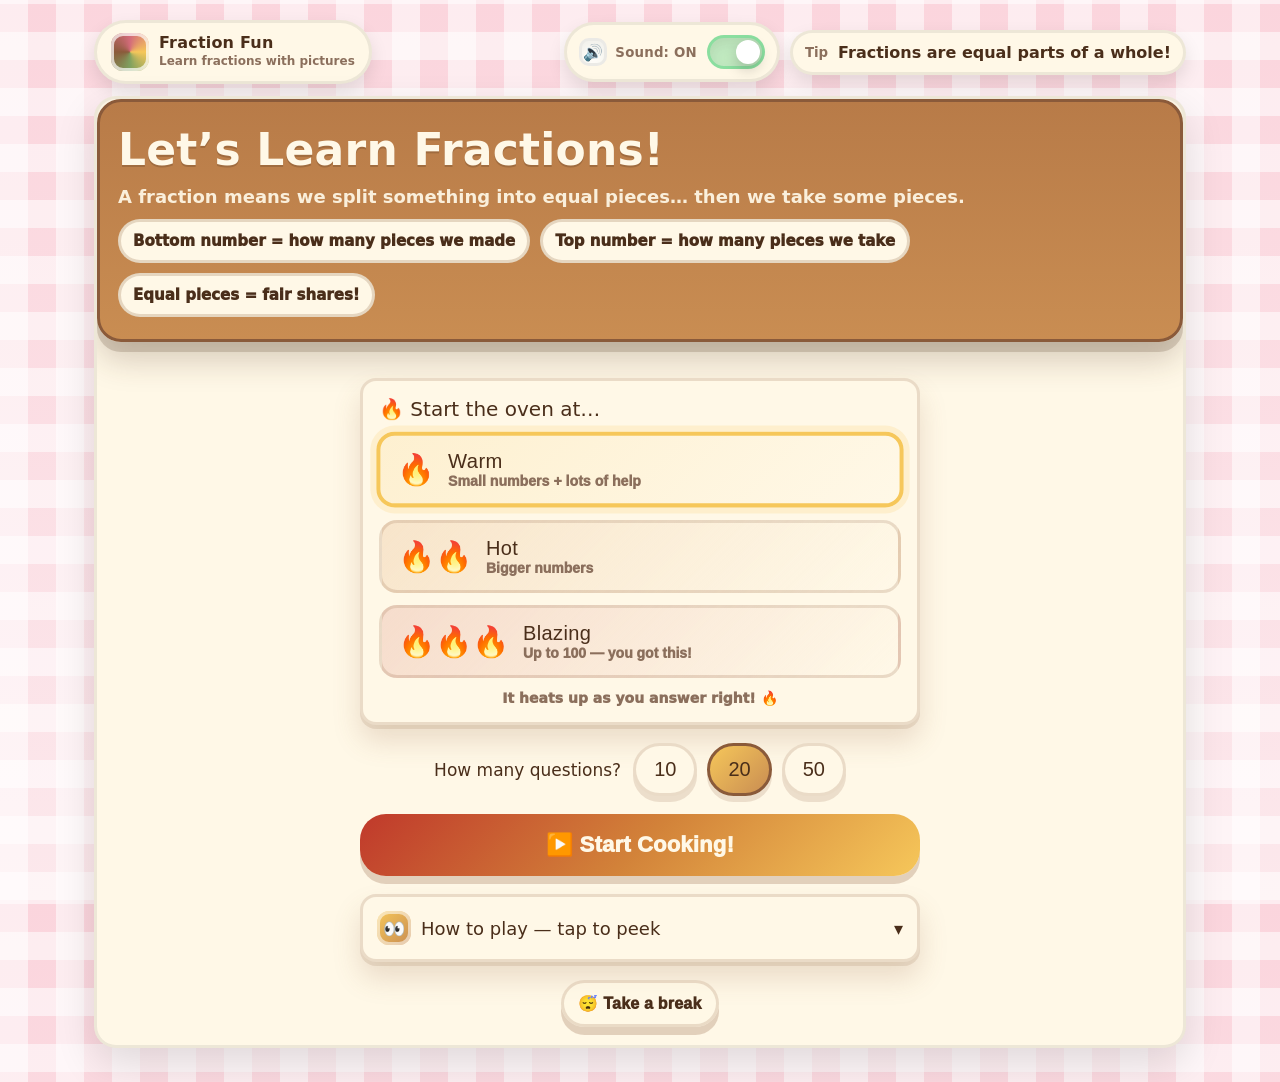
<file: games/lets-learn-fractions/index.html>
<!DOCTYPE html>
<html lang="en">
<head>
  <meta charset="UTF-8" />
  <meta name="viewport" content="width=device-width, initial-scale=1" />
  <title>Let’s Learn Fractions!</title>
  <style>
    /* =========================
       Kid-friendly Theme
       ========================= */
    :root{
      --bg1:#fff3c4;
      --bg2:#c9f2ff;
      --ink:#1a1a1a;
      --muted:#4b5563;

      --card:#ffffffcc;
      --cardSolid:#ffffff;

      --pink:#ff5ea8;
      --purple:#7c4dff;
      --blue:#2f80ff;
      --teal:#21c7a8;
      --green:#23c55e;
      --yellow:#ffcc33;
      --orange:#ff7a1a;
      --red:#ff3b3b;

      --shadow: 0 16px 40px rgba(0,0,0,.12);
      --shadow2: 0 8px 18px rgba(0,0,0,.10);

      --radius: 22px;
      --radius2: 16px;

      --focus: 0 0 0 5px rgba(47,128,255,.25);
      --btnShadow: 0 10px 0 rgba(0,0,0,.10);
      --bounce: cubic-bezier(.2,1.2,.25,1);
    }

    *{ box-sizing:border-box; }
    html,body{ height:100%; }
    body{
      margin:0;
      font-family: ui-rounded, system-ui, -apple-system, Segoe UI, Roboto, "Helvetica Neue", Arial, "Noto Sans", "Apple Color Emoji","Segoe UI Emoji";
      color:var(--ink);
      background:
        radial-gradient(1200px 900px at 10% 10%, var(--bg2), transparent 60%),
        radial-gradient(1200px 900px at 90% 20%, #ffd7ef, transparent 55%),
        radial-gradient(1100px 900px at 50% 95%, var(--bg1), transparent 60%),
        linear-gradient(180deg, #ffffff, #fff7ee);
      overflow-x:hidden;
    }

    /* Fun floating confetti dots (subtle) */
    .sprinkles{
      position:fixed; inset:0; pointer-events:none; opacity:.35;
      background-image:
        radial-gradient(circle at 12% 18%, rgba(255,94,168,.9) 0 3px, transparent 4px),
        radial-gradient(circle at 75% 22%, rgba(47,128,255,.9) 0 3px, transparent 4px),
        radial-gradient(circle at 40% 60%, rgba(33,199,168,.9) 0 3px, transparent 4px),
        radial-gradient(circle at 85% 70%, rgba(255,122,26,.9) 0 3px, transparent 4px),
        radial-gradient(circle at 18% 78%, rgba(124,77,255,.9) 0 3px, transparent 4px);
      filter: blur(.1px);
      animation: floaty 10s ease-in-out infinite alternate;
    }
    @keyframes floaty{
      from{ transform: translateY(0px); }
      to{ transform: translateY(10px); }
    }

    .app{
      max-width: 1120px;
      margin: 0 auto;
      padding: 20px 14px 34px;
      position:relative;
    }

    .topbar{
      display:flex;
      align-items:center;
      justify-content:space-between;
      gap:12px;
      margin-bottom:12px;
    }

    .brand{
      display:flex; align-items:center; gap:10px;
      padding:10px 14px;
      background: var(--card);
      border: 3px solid rgba(0,0,0,.07);
      border-radius: 999px;
      box-shadow: var(--shadow2);
      backdrop-filter: blur(6px);
    }
    .brand .logo{
      width:38px; height:38px; border-radius: 12px;
      background:
        conic-gradient(from 0deg, var(--pink), var(--yellow), var(--teal), var(--purple), var(--pink));
      box-shadow: inset 0 0 0 3px rgba(255,255,255,.7);
    }
    .brand .title{
      line-height:1.05;
    }
    .brand .title strong{
      display:block;
      font-size: 16px;
      letter-spacing:.2px;
    }
    .brand .title span{
      font-size: 12px;
      color: var(--muted);
      font-weight: 700;
    }

    .pillRow{ display:flex; align-items:center; gap:10px; flex-wrap:wrap; justify-content:flex-end; }
    .pill{
      padding:10px 12px;
      border-radius:999px;
      background: var(--card);
      border: 3px solid rgba(0,0,0,.07);
      box-shadow: var(--shadow2);
      backdrop-filter: blur(6px);
      display:flex; align-items:center; gap:10px;
      font-weight: 800;
    }
    .pill small{ font-weight:900; color: var(--muted); }
    .toggle{
      display:flex; align-items:center; gap:10px;
    }
    .soundLabel{
      display:flex; align-items:center; gap:8px;
      font-weight: 1100;
      letter-spacing:.2px;
      user-select:none;
    }
    .soundLabel .sIcon{
      width:28px; height:28px;
      border-radius: 10px;
      display:grid; place-items:center;
      background: rgba(255,255,255,.75);
      border: 3px solid rgba(0,0,0,.08);
      box-shadow: inset 0 6px 12px rgba(0,0,0,.06);
      font-size: 16px;
    }
    .switch{
      width:58px; height:34px; border-radius:999px;
      background: rgba(0,0,0,.12);
      border: 3px solid rgba(0,0,0,.10);
      position:relative;
      cursor:pointer;
      box-shadow: inset 0 6px 14px rgba(0,0,0,.08);
      user-select:none;
    }
    .switch::after{
      content:"";
      position:absolute;
      top:50%; transform: translateY(-50%);
      left:5px;
      width:24px; height:24px; border-radius:999px;
      background:#fff;
      box-shadow: 0 6px 14px rgba(0,0,0,.18);
      transition: .2s ease;
    }
    .switch.on{
      background: rgba(35,197,94,.28);
      border-color: rgba(35,197,94,.35);
    }
    .switch.on::after{ left:26px; }

    .screen{
      display:none;
      background: var(--card);
      border: 3px solid rgba(0,0,0,.07);
      border-radius: var(--radius);
      box-shadow: var(--shadow);
      backdrop-filter: blur(10px);
      overflow:hidden;
    }
    .screen.active{ display:block; }

    .screenHeader{
      padding: 18px 18px 10px;
      background:
        linear-gradient(135deg, rgba(255,94,168,.18), rgba(124,77,255,.14), rgba(47,128,255,.12));
      border-bottom: 3px solid rgba(0,0,0,.06);
    }

    h1{
      margin:0;
      font-size: clamp(28px, 4.8vw, 44px);
      letter-spacing: .2px;
    }
    h2{
      margin:0;
      font-size: clamp(22px, 3.6vw, 32px);
    }
    p{
      margin: 10px 0 0;
      color: var(--muted);
      font-weight: 750;
      font-size: clamp(15px, 2.2vw, 18px);
      line-height: 1.35;
    }

    .content{
      padding: 18px;
    }

    /* Buttons */
    .btnRow{ display:flex; flex-wrap:wrap; gap:12px; margin-top:16px; }
    .btn{
      appearance:none;
      border:0;
      padding: 14px 16px;
      border-radius: 999px;
      font-weight: 1000;
      font-size: 18px;
      cursor:pointer;
      box-shadow: var(--btnShadow);
      transform: translateY(0);
      transition: transform .07s ease, filter .2s ease, box-shadow .2s ease;
      letter-spacing: .2px;
      color:#111;
    }
    .btn:active{ transform: translateY(6px); box-shadow: 0 4px 0 rgba(0,0,0,.10); }
    .btn:focus{ outline:none; box-shadow: var(--btnShadow), var(--focus); }
    @media (hover:hover){
      .btn:hover{ filter: brightness(1.03) saturate(1.04); transform: translateY(-2px); }
    }
    .btn.primary{ background: linear-gradient(135deg, var(--teal), #7fffdc); }
    .btn.secondary{ background: linear-gradient(135deg, var(--blue), #90b8ff); color:#0a1220;}
    .btn.warn{ background: linear-gradient(135deg, var(--orange), #ffd19a); }
    .btn.danger{ background: linear-gradient(135deg, var(--red), #ffb0b0); }
    .btn.ghost{
      background: rgba(255,255,255,.7);
      border: 3px solid rgba(0,0,0,.09);
      box-shadow: var(--shadow2);
    }
    .btn.small{
      padding: 11px 14px;
      font-size: 16px;
    }
    .btn.mega{
      width:100%;
      padding: 18px 18px;
      font-size: 22px;
      border-radius: 26px;
      box-shadow: 0 12px 0 rgba(0,0,0,.10), 0 18px 32px rgba(0,0,0,.12);
      transform: translateY(0);
      transition: transform .12s var(--bounce), filter .2s ease, box-shadow .2s ease;
    }
    .btn.mega:active{ transform: translateY(8px); box-shadow: 0 6px 0 rgba(0,0,0,.10), 0 12px 20px rgba(0,0,0,.10); }
    .btn.resume {
      background: linear-gradient(180deg, #2dd4bf 0%, #06b6d4 100%);
      color: #fff;
      margin-bottom: 12px;
    }
    .trickyPracticeBtn{
      width: 100%;
      margin-top: 10px;
      padding: 12px 14px;
      font-size: 16px;
      border-radius: 18px;
      background: #fff5d6;
      border: 2px solid #f4c64a;
      color: #6b4a04;
      cursor: pointer;
    }
    .trickyPracticeBtn:hover{ background: #ffeec0; }
    .trickyPracticeBtn strong{ color: #b8731a; }
    @media (hover:hover){
      .btn.mega:hover{ transform: translateY(-4px) scale(1.01); }
    }
    .btn.play{
      background: linear-gradient(135deg, rgba(35,197,94,1), rgba(255,204,51,.95));
      color:#0b1b10;
    }

    /* Home visuals */

    .card{
      background: rgba(255,255,255,.78);
      border: 3px solid rgba(0,0,0,.07);
      border-radius: var(--radius2);
      box-shadow: var(--shadow2);
      padding: 14px;
      transition: transform .14s ease, box-shadow .2s ease, filter .2s ease;
    }
    @media (hover:hover){
      .card:hover{
        transform: translateY(-2px);
        box-shadow: 0 12px 26px rgba(0,0,0,.12);
      }
    }

    .miniTitle{
      display:flex; align-items:center; gap:10px;
      margin: 0 0 8px;
      font-size: 18px;
      font-weight: 1000;
    }
    .miniTitle .badge{
      width:34px; height:34px; border-radius: 12px;
      background: linear-gradient(135deg, rgba(255,94,168,.95), rgba(255,204,51,.9));
      display:grid; place-items:center;
      box-shadow: inset 0 0 0 3px rgba(255,255,255,.65);
    }

    .exampleRow{
      display:grid;
      grid-template-columns: repeat(2, minmax(0,1fr));
      gap: 12px;
    }
    @media (max-width: 520px){
      .exampleRow{ grid-template-columns: 1fr; }
    }

    .fractionExample{
      display:flex;
      gap:12px;
      align-items:center;
      padding: 12px;
      border-radius: 18px;
      background: rgba(255,255,255,.85);
      border: 3px solid rgba(0,0,0,.07);
    }
    .fractionExample:focus-within{ box-shadow: var(--focus); }

    .fracBadge{
      width:92px; min-width:92px;
      height:92px;
      border-radius: 20px;
      display:grid;
      place-items:center;
      font-size: 26px;
      font-weight: 1000;
      background: linear-gradient(135deg, rgba(124,77,255,.18), rgba(47,128,255,.12));
      border: 3px solid rgba(0,0,0,.08);
    }

    .pizza{
      width:86px; height:86px;
      border-radius:999px;
      border: 6px solid rgba(0,0,0,.10);
      box-shadow: inset 0 0 0 4px rgba(255,255,255,.65);
      position:relative;
      overflow:hidden;
      flex: 0 0 auto;
      background: #ffe7b3;
    }
    .pizza::before{
      content:"";
      position:absolute; inset:0;
      background: var(--slice);
      transform: rotate(var(--rot,0deg));
    }
    .pizza::after{ content:none; }

    /* Clean, consistent fraction picture (teaching-first) */
    .pie{
      width: 96px;
      height: 96px;
      border-radius: 999px;
      border: 6px solid rgba(0,0,0,.14);
      box-shadow: inset 0 0 0 4px rgba(255,255,255,.80);
      background: rgba(255,255,255,.95);
      position:relative;
      overflow:hidden;
      flex: 0 0 auto;
    }
    .pieFace{
      position:absolute; inset:0;
      background: var(--fill, #eee);
      transform: rotate(-90deg);
    }
    .pieLines{
      position:absolute; inset:0;
      /* thicker lines between equal pieces */
      background:
        repeating-conic-gradient(
          from -90deg,
          rgba(0,0,0,.00) 0deg calc(360deg/var(--d) - 3.2deg),
          rgba(0,0,0,.35) calc(360deg/var(--d) - 3.2deg) calc(360deg/var(--d))
        );
      mix-blend-mode: multiply;
      opacity: .95;
    }
    .pieCenter{
      position:absolute; left:50%; top:50%;
      transform: translate(-50%,-50%);
      width: 28px; height: 28px;
      border-radius:999px;
      background: rgba(255,255,255,.70);
      border: 3px solid rgba(0,0,0,.10);
      box-shadow: inset 0 6px 10px rgba(0,0,0,.06);
    }

    .homeIntroChips{
      display:flex; flex-wrap:wrap; gap:10px;
      margin-top: 10px;
    }
    .homeIntroChips .chip{
      font-size: 15px;
      padding: 10px 12px;
      background: #fff8e7;
      color: var(--ink);   /* dark brown — chips sit on the brown header */
      border: 3px solid rgba(138, 90, 58, .22);
    }

    .equivVisual{
      display:grid;
      grid-template-columns: 1fr auto 1fr;
      align-items:center;
      gap:10px;
      margin-top:10px;
    }

    /* Gameplay: show selected level */
    .levelPill{
      display:inline-flex;
      align-items:center;
      gap:10px;
      padding: 9px 12px;
      border-radius: 999px;
      border: 3px solid rgba(0,0,0,.06);
      background: rgba(255,255,255,.85);
      font-weight: 1100;
      color: rgba(0,0,0,.70);
      white-space:nowrap;
    }
    .levelPill .levelDot{ width:16px; height:16px; border-width:2px; }
    .levelDot{ width:16px; height:16px; border-radius:999px; border:2px solid rgba(0,0,0,.12); background: rgba(0,0,0,.10); }
    .levelDot.easy{ background: rgba(35,197,94,.90); }
    .levelDot.medium{ background: rgba(255,204,51,.95); }
    .levelDot.hard{ background: rgba(255,59,59,.92); }

    /* Streak celebration banner — appears for ~1.6s on milestones. */
    .streakBanner{
      display: none;
      margin: 10px 0 0;
      padding: 12px 16px;
      border-radius: 16px;
      background: linear-gradient(165deg, #fff9e6 0%, #ffd5a4 100%);
      border: 3px solid #f6b73c;
      box-shadow: 0 8px 0 rgba(246, 183, 60, 0.18);
      font-weight: 1100;
      font-size: 18px;
      color: #7a5c00;
      text-align: center;
      animation: streakPop 0.45s cubic-bezier(.2,1.4,.4,1);
    }
    .streakBanner.show{ display: block; }
    @keyframes streakPop {
      0%   { transform: scale(0.6) translateY(8px); opacity: 0; }
      60%  { transform: scale(1.05) translateY(0);   opacity: 1; }
      100% { transform: scale(1)    translateY(0);   opacity: 1; }
    }
    @media (prefers-reduced-motion: reduce) {
      .streakBanner{ animation: none; }
    }

    .eqCard{
      background: rgba(255,255,255,.88);
      border: 3px solid rgba(0,0,0,.07);
      border-radius: 18px;
      padding: 10px;
      display:flex;
      flex-direction:column;
      gap:8px;
      align-items:center;
      box-shadow: 0 10px 22px rgba(0,0,0,.10);
    }
    .eqCard strong{ font-size: 18px; }
    .eqArrow{
      font-size: 24px;
      font-weight: 1100;
      color: rgba(0,0,0,.55);
      padding: 6px 10px;
      border-radius: 14px;
      border: 3px solid rgba(0,0,0,.07);
      background: rgba(255,255,255,.75);
    }

    .howWorks{
      margin-top: 12px;
      display:grid;
      grid-template-columns: 1fr 1fr;
      gap: 12px;
      align-items:start;
    }
    @media (max-width: 820px){
      .howWorks{ grid-template-columns: 1fr; }
    }
    .howCard{
      background: rgba(255,255,255,.88);
      border: 3px solid rgba(0,0,0,.07);
      border-radius: 18px;
      padding: 12px;
      box-shadow: 0 10px 22px rgba(0,0,0,.10);
    }
    .howQ{
      font-size: 22px;
      font-weight: 1200;
      margin: 0 0 8px;
    }
    .tinySteps{
      display:flex;
      flex-direction:column;
      gap:8px;
      margin-top:8px;
    }
    .tinySteps .step{
      background: rgba(47,128,255,.10);
      border-color: rgba(47,128,255,.18);
    }

    .exText{
      display:flex;
      flex-direction:column;
      gap:6px;
      min-width:0;
    }
    .exText strong{ font-size: 18px; }
    .exText span{ color: var(--muted); font-weight: 800; }

    .equiv{
      display:flex; flex-wrap:wrap; gap:10px;
      margin-top:10px;
    }
    .chip{
      padding:10px 12px;
      border-radius: 999px;
      font-weight: 1000;
      background: rgba(255,255,255,.75);
      border: 3px solid rgba(0,0,0,.07);
    }

    /* Game layout */
    .gameGrid{
      display:grid;
      grid-template-columns: 1.25fr .75fr;
      gap: 16px;
      align-items: start;
    }
    @media (max-width: 920px){
      .gameGrid{ grid-template-columns: 1fr; }
    }

    /* =========================
       Calmer gameplay styling
       ========================= */
    #gameScreen .screenHeader{
      padding: 14px 18px 8px;
      /* Calm, light header for gameplay — warm cream tint (was an old
         blue/teal gradient that left white header text invisible). */
      background: linear-gradient(135deg, rgba(246,199,90,.20), rgba(201,141,82,.12), rgba(255,248,231,.45));
    }
    /* Dark text so the light gameplay header stays readable (overrides the
       white text the loud brown headers use on home / summary). */
    #gameScreen .screenHeader h1{
      font-size: clamp(22px, 3.4vw, 30px);
      opacity: 1;
      color: var(--ink);
      text-shadow: none;
    }
    #gameScreen .screenHeader p,
    #gameScreen .screenHeader .muted{
      font-size: 15px;
      margin-top: 6px;
      max-width: 64ch;
      color: var(--muted);
    }

    .qTop{
      display:flex;
      align-items:flex-start;
      justify-content:space-between;
      gap:10px;
      flex-wrap:wrap;
    }

    .qText{
      font-weight: 1100;
      font-size: clamp(34px, 6.4vw, 56px);
      margin: 0;
      letter-spacing:.2px;
    }

    .helper{
      margin-top:14px;
      color: var(--muted);
      font-weight: 850;
      font-size: 16px;
      line-height: 1.35;
    }

    .answerRow{
      display:flex;
      gap:12px;
      flex-wrap:wrap;
      margin-top: 14px;
      align-items:center;
    }

    .playArea{
      padding: 18px 18px 16px;
      background: rgba(255,255,255,.70);
      border: 3px solid rgba(0,0,0,.06);
      border-radius: 24px;
      box-shadow: 0 14px 34px rgba(0,0,0,.10);
      backdrop-filter: blur(10px);
    }
    .playTop{
      display:flex;
      align-items:center;
      justify-content:space-between;
      gap: 10px;
      flex-wrap:wrap;
      margin-bottom: 8px;
    }
    .progressMini{
      flex: 1 1 280px;
      padding: 10px 12px;
      border-radius: 18px;
      background: rgba(255,255,255,.85);
      border: 3px solid rgba(0,0,0,.06);
    }
    .progressMini .progressLabel{
      font-size: 14px;
      font-weight: 1050;
    }
    .progressMini .bar{
      height: 14px;
      margin-top: 8px;
    }

    .tinyPill{
      display:inline-flex;
      align-items:center;
      gap:8px;
      padding: 9px 12px;
      border-radius: 999px;
      background: rgba(255,255,255,.85);
      border: 3px solid rgba(0,0,0,.06);
      font-weight: 1050;
      color: rgba(0,0,0,.70);
    }

    .answerCluster{
      margin-top: 18px;
      padding: 14px;
      border-radius: 22px;
      background: rgba(47,128,255,.06);
      border: 3px solid rgba(47,128,255,.12);
      display:flex;
      flex-direction:column;
      gap: 12px;
    }
    .answerMainRow{
      display:flex;
      gap:12px;
      flex-wrap:wrap;
      align-items:center;
    }
    /* The `hidden` attribute must win over the display:flex above, or the
       typed-answer box leaks onto tap (A/B) questions. */
    .answerMainRow[hidden]{ display:none; }
    #gameScreen input[type="text"]{
      font-size: 24px;
      border-radius: 20px;
      padding: 16px 16px;
    }
    .btn.primaryAction{
      background: linear-gradient(135deg, rgba(33,199,168,1), rgba(47,128,255,.95));
      color: #07131b;
    }
    .btn.secondaryAction{
      background: rgba(255,255,255,.85);
      border: 3px solid rgba(0,0,0,.10);
      box-shadow: 0 10px 0 rgba(0,0,0,.08);
    }
    .btn.softAction{
      background: rgba(255,255,255,.70);
      border: 3px solid rgba(0,0,0,.08);
      box-shadow: 0 8px 0 rgba(0,0,0,.06);
      color: rgba(0,0,0,.70);
    }
    .btn.softAction:active{ box-shadow: 0 4px 0 rgba(0,0,0,.06); }

    .smallControls{
      margin-top: 10px;
      display:flex;
      gap:10px;
      flex-wrap:wrap;
      opacity: .92;
    }

    input[type="text"]{
      flex: 1 1 160px;
      padding: 14px 16px;
      border-radius: 18px;
      border: 3px solid rgba(0,0,0,.10);
      background: rgba(255,255,255,.95);
      font-size: 22px;
      font-weight: 950;
      box-shadow: inset 0 8px 18px rgba(0,0,0,.06);
    }
    input[type="text"]:focus{
      outline:none;
      box-shadow: inset 0 8px 18px rgba(0,0,0,.06), var(--focus);
      border-color: rgba(47,128,255,.35);
    }

    .progressWrap{
      margin-top: 12px;
      padding: 12px;
      border-radius: 18px;
      border: 3px solid rgba(0,0,0,.07);
      background: rgba(255,255,255,.78);
    }
    .progressLabel{
      display:flex;
      align-items:center;
      justify-content:space-between;
      gap:10px;
      font-weight: 1000;
    }
    .bar{
      height: 16px;
      background: rgba(0,0,0,.08);
      border-radius: 999px;
      overflow:hidden;
      border: 3px solid rgba(0,0,0,.07);
      margin-top: 10px;
      box-shadow: inset 0 6px 12px rgba(0,0,0,.08);
    }
    .bar > div{
      height:100%;
      width:0%;
      background: linear-gradient(90deg, var(--pink), var(--yellow), var(--teal));
      border-radius: 999px;
      transition: width .25s ease;
    }

    .scorePanel{
      padding: 14px;
      background: rgba(255,255,255,.80);
      border: 3px solid rgba(0,0,0,.07);
      border-radius: var(--radius2);
      box-shadow: var(--shadow2);
      position:sticky;
      top: 12px;
    }
    @media (max-width: 920px){
      .scorePanel{ position:relative; top:auto; }
    }

    .scoreTitle{
      display:flex; align-items:center; gap:10px;
      font-size: 18px;
      font-weight: 1100;
      margin: 0 0 10px;
    }
    .scoreTitle .star{
      width:34px; height:34px; border-radius: 12px;
      background: linear-gradient(135deg, rgba(255,204,51,.95), rgba(255,122,26,.9));
      display:grid; place-items:center;
      box-shadow: inset 0 0 0 3px rgba(255,255,255,.65);
    }

    .stat{
      display:flex;
      align-items:center;
      justify-content:space-between;
      padding: 10px 12px;
      border-radius: 16px;
      border: 3px solid rgba(0,0,0,.06);
      background: rgba(255,255,255,.78);
      margin-top:10px;
      font-weight: 1000;
    }
    .stat span{ color: var(--muted); font-weight: 950; }

    /* Simplify gameplay side panel: hide extra rows */
    #gameScreen .scorePanel .stat.hideInGame{ display:none; }
    #gameScreen .scorePanel .bigScore{
      padding: 10px 12px;
      margin-top: 10px;
    }
    #gameScreen .scorePanel .bigScore strong{
      font-size: 30px;
    }
    #gameScreen .scorePanel .card{
      padding: 12px;
    }
    #gameScreen .scorePanel p{
      font-size: 14px;
      line-height: 1.3;
    }

    .bigScore{
      margin-top: 12px;
      padding: 12px;
      border-radius: 18px;
      border: 3px solid rgba(0,0,0,.07);
      background: linear-gradient(135deg, rgba(33,199,168,.18), rgba(47,128,255,.12), rgba(124,77,255,.12));
    }
    .bigScore strong{
      display:block;
      font-size: 38px;
      line-height:1;
    }
    .bigScore small{
      color: var(--muted);
      font-weight: 950;
    }

    /* Modal (feedback / teaching) */
    .modalOverlay{
      position:fixed; inset:0;
      background: rgba(0,0,0,.45);
      display:none;
      align-items:center;
      justify-content:center;
      padding: 14px;
      z-index: 50;
    }
    .modalOverlay.show{ display:flex; }

    .modal{
      width: min(920px, 100%);
      background: #fff;
      border-radius: 26px;
      overflow:hidden;
      box-shadow: 0 25px 70px rgba(0,0,0,.28);
      border: 4px solid rgba(0,0,0,.10);
      max-height: 90vh;
      display:flex;
      flex-direction:column;
    }
    .modal.success{
      width: min(560px, 100%);
      border-radius: 24px;
    }
    .modal.success .modalHead{
      background: linear-gradient(135deg, rgba(35,197,94,.18), rgba(255,204,51,.18), rgba(255,94,168,.10));
    }
    .modal.success .modalBody{
      padding: 18px 16px 18px;
    }
    .modalHead{
      padding: 16px 16px 10px;
      background: linear-gradient(135deg, rgba(255,94,168,.14), rgba(255,204,51,.16), rgba(33,199,168,.12));
      border-bottom: 3px solid rgba(0,0,0,.08);
      display:flex;
      align-items:flex-start;
      justify-content:space-between;
      gap:12px;
    }
    .modalHead h3{
      margin:0;
      font-size: 24px;
      font-weight: 1100;
      letter-spacing:.2px;
    }
    .closeBtn{
      border:0;
      background: rgba(0,0,0,.06);
      border: 3px solid rgba(0,0,0,.08);
      border-radius: 999px;
      width: 48px;
      height: 44px;
      font-size: 20px;
      font-weight: 1100;
      cursor:pointer;
    }
    .closeBtn:focus{ outline:none; box-shadow: var(--focus); }

    .modalBody{
      padding: 14px 16px 16px;
      overflow:auto;
    }

    /* Success popup content (fast, no diagram) */
    .successWrap{
      display:flex;
      flex-direction:column;
      gap: 12px;
      align-items:center;
      text-align:center;
    }
    .successBurst{
      font-size: 44px;
      line-height: 1;
      transform: translateY(0) scale(1);
      animation: pop .28s var(--bounce) both;
      filter: drop-shadow(0 10px 18px rgba(0,0,0,.14));
    }
    @keyframes pop{
      from{ transform: translateY(6px) scale(.92); opacity:.2; }
      to{ transform: translateY(0) scale(1); opacity:1; }
    }
    .successEquation{
      font-weight: 1300;
      font-size: 26px;
      letter-spacing:.2px;
      background: rgba(47,128,255,.06);
      border: 3px solid rgba(47,128,255,.10);
      padding: 10px 12px;
      border-radius: 18px;
      width:100%;
    }
    .successLine{
      color: var(--muted);
      font-weight: 1000;
      font-size: 16px;
    }
    .starsRow{
      display:flex;
      gap: 10px;
      justify-content:center;
      font-size: 22px;
      opacity:.95;
    }

    .teachGrid{
      display:grid;
      grid-template-columns: 1fr 1fr;
      gap: 14px;
      align-items:start;
    }
    @media (max-width: 820px){
      .teachGrid{ grid-template-columns: 1fr; }
    }

    .teachCard{
      border-radius: 20px;
      border: 3px solid rgba(0,0,0,.08);
      background: rgba(255,255,255,.98);
      box-shadow: 0 10px 22px rgba(0,0,0,.10);
      padding: 12px;
    }
    .teachCard h4{
      margin: 0 0 8px;
      font-size: 18px;
      font-weight: 1100;
    }
    .teachCard p{
      margin: 0;
      color: var(--muted);
      font-weight: 850;
      font-size: 16px;
    }

    .steps{
      margin-top: 10px;
      display:flex;
      flex-direction:column;
      gap:8px;
    }
    .step{
      display:flex; gap:10px; align-items:flex-start;
      background: rgba(33,199,168,.10);
      border: 3px solid rgba(33,199,168,.22);
      padding: 10px 12px;
      border-radius: 18px;
      font-weight: 950;
    }
    .step .num{
      width:28px; height:28px;
      border-radius: 10px;
      display:grid; place-items:center;
      background: rgba(33,199,168,.25);
      border: 3px solid rgba(33,199,168,.22);
      flex: 0 0 auto;
    }

    .diagramWrap{
      display:flex;
      flex-direction:column;
      gap:10px;
      margin-top:10px;
    }

    /* Dots diagram */
    .dots{
      display:grid;
      grid-template-columns: repeat(6, 1fr);
      gap: 8px;
    }
    @media (max-width: 420px){
      .dots{ grid-template-columns: repeat(5, 1fr); }
    }
    .dot{
      height: 28px;
      border-radius: 999px;
      border: 3px solid rgba(0,0,0,.10);
      background: rgba(47,128,255,.10);
      box-shadow: inset 0 6px 10px rgba(0,0,0,.05);
      position:relative;
    }
    .dot.on{
      background: rgba(255,94,168,.18);
      border-color: rgba(255,94,168,.25);
    }
    .dot.groupA{ background: rgba(33,199,168,.14); border-color: rgba(33,199,168,.25); }
    .dot.groupB{ background: rgba(255,204,51,.18); border-color: rgba(255,204,51,.30); }
    .dot.groupC{ background: rgba(124,77,255,.14); border-color: rgba(124,77,255,.25); }
    .dot.groupD{ background: rgba(255,122,26,.14); border-color: rgba(255,122,26,.25); }

    .groupLegend{
      display:flex; flex-wrap:wrap; gap:8px;
      font-weight: 950;
      color: var(--muted);
    }
    .tag{
      display:inline-flex; align-items:center; gap:8px;
      padding: 7px 10px;
      border-radius:999px;
      border: 3px solid rgba(0,0,0,.08);
      background: rgba(255,255,255,.85);
    }
    .swatch{
      width:16px; height:16px;
      border-radius: 6px;
      border: 3px solid rgba(0,0,0,.08);
      background: #ddd;
    }

    /* Fraction bar */
    .fracBar{
      display:flex;
      height: 36px;
      border-radius: 16px;
      overflow:hidden;
      border: 3px solid rgba(0,0,0,.10);
      background: rgba(0,0,0,.06);
    }
    .seg{
      flex:1;
      display:grid;
      place-items:center;
      font-weight: 1050;
      color: rgba(0,0,0,.6);
      border-right: 3px solid rgba(0,0,0,.08);
      background: rgba(255,255,255,.75);
    }
    .seg:last-child{ border-right:0; }
    .seg.fill{
      background: linear-gradient(135deg, rgba(255,94,168,.30), rgba(255,204,51,.22));
      color: rgba(0,0,0,.75);
    }

    /* Teaching-first group bar model (for wrong answers) */
    .groupBarWrap{
      display:flex;
      flex-direction:column;
      gap:14px;
      margin-top:10px;
    }
    .groupLabel{
      display:inline-flex;
      align-items:center;
      gap:10px;
      align-self:flex-start;
      padding: 8px 12px;
      border-radius: 999px;
      background: rgba(255,255,255,.92);
      border: 3px solid rgba(0,0,0,.08);
      font-weight: 1100;
      color: rgba(0,0,0,.72);
    }
    .groupBar{
      display:grid;
      grid-template-columns: repeat(var(--d), 1fr);
      gap: 14px;
      align-items:stretch;
    }
    .groupBlock{
      border-radius: 18px;
      border: 3px solid rgba(0,0,0,.08);
      background: rgba(235,238,245,.65);
      padding: 12px 8px;
      min-height: 58px;
      display:grid;
      place-items:center;
      font-weight: 1200;
      font-size: 22px;
      box-shadow: inset 0 8px 14px rgba(0,0,0,.05);
      position:relative;
      color: rgba(0,0,0,.72);
    }
    .groupBlock.taken{
      background: linear-gradient(135deg, rgba(17,163,135,.95), rgba(47,128,255,.55));
      border-color: rgba(10,90,80,.25);
      box-shadow: inset 0 10px 16px rgba(0,0,0,.10), 0 0 0 6px rgba(33,199,168,.10);
      color: rgba(255,255,255,.96);
    }
    .groupMath{
      font-weight: 1050;
      color: var(--muted);
      line-height: 1.35;
      font-size: 15px;
      margin-top: 2px;
    }
    .groupMath strong{ color: rgba(0,0,0,.78); }
    .groupMath .mathLine{
      display:flex;
      align-items:baseline;
      gap:10px;
      flex-wrap:wrap;
      margin-top: 8px;
    }
    .pillMini{
      display:inline-flex;
      align-items:center;
      gap:8px;
      padding: 8px 10px;
      border-radius: 999px;
      background: rgba(255,255,255,.90);
      border: 3px solid rgba(0,0,0,.08);
      font-weight: 1100;
      color: rgba(0,0,0,.72);
    }
    .pillMini.big{
      background: rgba(255,204,51,.22);
      border-color: rgba(255,204,51,.35);
      color: rgba(0,0,0,.78);
    }

    /* Summary screen */
    .summaryBox{
      display:grid;
      grid-template-columns: 1fr 1fr;
      gap: 16px;
      align-items:start;
    }
    @media (max-width: 820px){
      .summaryBox{ grid-template-columns: 1fr; }
    }

    .bigMsg{
      font-size: clamp(22px, 3.8vw, 34px);
      font-weight: 1100;
      margin:0;
    }

    .kBadge{
      display:inline-flex;
      align-items:center;
      gap:10px;
      padding: 10px 12px;
      border-radius: 999px;
      font-weight: 1100;
      background: rgba(255,255,255,.80);
      border: 3px solid rgba(0,0,0,.08);
      margin-top: 10px;
    }

    /* Utility */
    .muted{ color: var(--muted); font-weight: 850; }
    .srOnly{
      position:absolute;
      width:1px; height:1px;
      padding:0; margin:-1px;
      overflow:hidden; clip: rect(0,0,0,0);
      white-space:nowrap; border:0;
    }
    /* ═══════════════════════════════════════════════════════════════════
       PIZZA PARLOR THEME — appended overrides.
       Repaints palette + surfaces while leaving every existing class/id
       intact so the game logic is untouched. Inline emoji/SVG only — no
       new image assets (file:// safe).
       ═══════════════════════════════════════════════════════════════════ */
    :root{
      --bg1:#fce8ec;            /* pink gingham base */
      --bg2:#fff1d8;            /* warm cream */
      --ink:#4a2e1a;            /* warm brown */
      --muted:#8b6f5c;          /* dusty brown */
      --card:#fff8e7;           /* notepad cream */
      --cardSolid:#fff8e7;
      /* Repoint old "candy" palette to pizzeria colors so existing rules
         that reference these vars adopt the new theme automatically. */
      --pink:#d36b7a;           /* sauce */
      --purple:#8a5a3a;          /* crust */
      --blue:#b87b48;            /* light crust */
      --teal:#7fa05f;            /* basil */
      --green:#5b8c3e;           /* deep basil */
      --yellow:#f6c75a;          /* cheese */
      --orange:#d28239;          /* baked dough */
      --red:#c0392b;             /* pepperoni */
      --crust:#c98d52;
      --crustDark:#8a5a3a;
      --pepperoni:#c0392b;
      --tomato:#e07a52;
      --basil:#5b8c3e;
      --cheese:#f6c75a;
      --apron:#fbf4e6;
      --focus: 0 0 0 5px rgba(200,141,82,.30);
    }

    body{
      background:
        repeating-linear-gradient(0deg,  rgba(255,255,255,.55) 0 28px, transparent 28px 56px),
        repeating-linear-gradient(90deg, rgba(255,255,255,.55) 0 28px, transparent 28px 56px),
        linear-gradient(180deg, #fbd5dd 0%, #fce8ec 100%) !important;
    }
    /* Soft flour-dust replaces the candy sprinkles. */
    .sprinkles{
      background-image:
        radial-gradient(circle at 14% 18%, rgba(255,255,255,.85) 0 2.5px, transparent 4px),
        radial-gradient(circle at 76% 22%, rgba(255,255,255,.80) 0 2px, transparent 3px),
        radial-gradient(circle at 38% 62%, rgba(255,255,255,.80) 0 2px, transparent 3px),
        radial-gradient(circle at 86% 70%, rgba(255,255,255,.85) 0 2.5px, transparent 4px),
        radial-gradient(circle at 22% 80%, rgba(255,255,255,.80) 0 2px, transparent 3px) !important;
      opacity: .55 !important;
    }

    /* ── Header band: brown pizzeria sign. ─────────────────────────────── */
    .screenHeader{
      background: linear-gradient(180deg, #b87b48 0%, #c98d52 100%);
      color: #fff8e7;
      padding: 22px 18px;
      border-radius: 24px;
      border: 3px solid #8a5a3a;
      box-shadow: 0 10px 0 rgba(74, 46, 26, .18), 0 18px 32px rgba(74, 46, 26, .22);
      margin-bottom: 18px;
    }
    .screenHeader h1{
      color: #fff8e7;
      text-shadow: 0 2px 0 rgba(74,46,26,.25);
      margin: 0 0 4px;
    }
    .screenHeader p,
    .screenHeader .muted{ color: rgba(255, 248, 231, .92); }

    /* ── Cards & panels: cream notepad on brown ring. ──────────────────── */
    .card,
    .scorePanel,
    .playArea{
      background: var(--card) !important;
      border: 3px solid rgba(138, 90, 58, .18) !important;
      box-shadow:
        0 4px 0 rgba(138, 90, 58, .14),
        0 16px 28px rgba(138, 90, 58, .18) !important;
    }

    /* ── Stat rows: warm parchment, brown rule. ────────────────────────── */
    .stat{
      background: #fff8e7 !important;
      border: 3px solid rgba(138, 90, 58, .14) !important;
    }
    .stat span{ color: var(--muted) !important; }
    .scoreTitle .star{
      background: linear-gradient(135deg, var(--cheese), var(--crust)) !important;
      box-shadow: inset 0 0 0 3px rgba(255, 248, 231, .65);
    }
    .bigScore{
      background: linear-gradient(135deg,
        rgba(246, 199, 90, .35),
        rgba(201, 141, 82, .28),
        rgba(255, 248, 231, .50)) !important;
      border: 3px solid rgba(138, 90, 58, .20) !important;
    }

    /* ── Progress bar fill: cheese → crust → sauce. ────────────────────── */
    .bar > div{
      background: linear-gradient(90deg, var(--cheese), var(--crust), var(--pepperoni)) !important;
    }
    .levelPill{ background: var(--card) !important; border-color: rgba(138, 90, 58, .18) !important; }
    .tinyPill{ background: var(--card) !important; border-color: rgba(138, 90, 58, .18) !important; }

    /* ── Buttons: chunky kitchen palette. ──────────────────────────────── */
    .btn{
      box-shadow: 0 8px 0 rgba(138, 90, 58, .25) !important;
      border-color: rgba(138, 90, 58, .25) !important;
    }
    .btn:active{ box-shadow: 0 3px 0 rgba(138, 90, 58, .25) !important; }
    .btn.primary,
    .btn.primaryAction{
      background: linear-gradient(135deg, var(--cheese), var(--crust)) !important;
      color: #4a2e1a !important;
    }
    .btn.secondary,
    .btn.secondaryAction{
      background: linear-gradient(135deg, #fff8e7, #f5e4cc) !important;
      color: #4a2e1a !important;
    }
    .btn.softAction{
      background: rgba(255, 248, 231, .9) !important;
      color: #4a2e1a !important;
    }
    .btn.warn{ background: linear-gradient(135deg, var(--orange), var(--cheese)) !important; }
    .btn.danger{ background: linear-gradient(135deg, var(--pepperoni), var(--orange)) !important; color:#fff8e7 !important; }
    .btn.ghost{
      background: rgba(255, 248, 231, .6) !important;
      color: var(--ink) !important;
      border-color: rgba(138, 90, 58, .18) !important;
    }
    .btn.play{
      background: linear-gradient(135deg, var(--pepperoni), var(--orange), var(--cheese)) !important;
      color: #fff8e7 !important;
    }

    /* ── Question text: bigger, warmer, slight shadow. ─────────────────── */
    .qText{
      color: var(--ink);
      text-shadow: 0 1px 0 rgba(255, 248, 231, .9);
    }

    /* ── Streak banner: warmer cheese/crust palette. ───────────────────── */
    .streakBanner{
      background: linear-gradient(165deg, #fff5d6 0%, #f6c75a 100%) !important;
      border: 3px solid var(--crust) !important;
      box-shadow: 0 6px 0 rgba(138, 90, 58, .25) !important;
      color: #4a2e1a !important;
    }

    /* ── Teaching modal: cream surface, crust border, sauce highlights. ── */
    .modal{
      background: var(--card) !important;
      border: 4px solid var(--crust) !important;
      box-shadow: 0 14px 0 rgba(138, 90, 58, .22), 0 30px 60px rgba(74, 46, 26, .28) !important;
      color: var(--ink) !important;
    }
    .modalHead{
      background: linear-gradient(180deg, var(--crust), var(--crustDark)) !important;
      color: #fff8e7 !important;
      border-bottom: 3px solid var(--crustDark) !important;
    }
    .modalHead h3{ color: #fff8e7 !important; }
    /* Subtitle sits on the brown/green head — keep it light for contrast. */
    .modalHead .muted{ color: rgba(255, 248, 231, .92) !important; }
    .modal.success .modalHead{
      background: linear-gradient(180deg, var(--basil), #436a30) !important;
    }
    .modal.success .modalBody{ color: var(--ink) !important; }
    .teachCard{
      background: #fff8e7 !important;
      border: 3px solid rgba(138, 90, 58, .18) !important;
    }

    /* ── Chef mascot. ─────────────────────────────────────────────────── */
    .chefBlock{
      display: flex; flex-direction: column; align-items: center;
      gap: 10px;
      padding: 8px 4px 14px;
      margin-bottom: 8px;
    }
    .chefSVG{
      width: 140px; height: 150px;
      filter: drop-shadow(0 6px 0 rgba(138, 90, 58, .18));
    }
    .thoughtBubble{
      position: relative;
      max-width: 200px;
      padding: 10px 14px;
      background: #fff8e7;
      border: 3px solid var(--crust);
      border-radius: 18px;
      text-align: center;
      font-weight: 1000;
      color: var(--ink);
      box-shadow: 0 4px 0 rgba(138, 90, 58, .18);
    }
    .thoughtBubble.popNow{ animation: thoughtPop .35s var(--bounce); }
    .thoughtBubble::after{
      content: "";
      position: absolute;
      bottom: -14px;
      left: 28px;
      width: 22px; height: 16px;
      background: #fff8e7;
      border-left: 3px solid var(--crust);
      border-bottom: 3px solid var(--crust);
      border-radius: 0 0 0 12px;
      transform: skewX(-12deg);
    }
    @keyframes thoughtPop{
      0%   { transform: scale(.85) translateY(4px); opacity: 0; }
      60%  { transform: scale(1.04); opacity: 1; }
      100% { transform: scale(1) translateY(0); opacity: 1; }
    }
    @media (prefers-reduced-motion: reduce){
      .thoughtBubble{ animation: none; }
    }
    /* Mascot only shows when there's screen room — keep mobile clean. */
    @media (max-width: 920px){
      .chefBlock{ display: none; }
    }

    /* ── Result chip + countdown (Approach 4: auto-advance on correct) ── */
    .resultChip{
      display: none;
      margin: 12px 0;
      padding: 14px 18px;
      border-radius: 18px;
      background: linear-gradient(135deg, var(--basil) 0%, #436a30 100%);
      color: #fff8e7;
      border: 3px solid var(--crustDark);
      box-shadow: 0 6px 0 rgba(74, 46, 26, .25);
      text-align: center;
      font-weight: 1100;
    }
    .resultChip.show{ display: block; animation: streakPop .35s var(--bounce); }
    .resultChip__eq{
      font-size: 22px;
      letter-spacing: .3px;
    }
    .resultChip__sub{
      font-size: 13px;
      opacity: .9;
      margin-top: 6px;
      font-weight: 900;
    }
    .resultChip__bar{
      margin-top: 10px;
      height: 6px;
      background: rgba(255, 248, 231, .25);
      border-radius: 999px;
      overflow: hidden;
    }
    .resultChip__bar-fill{
      height: 100%;
      width: 100%;
      background: rgba(255, 248, 231, .85);
      border-radius: 999px;
    }
    .resultChip.show .resultChip__bar-fill{
      animation: countdownDrain 1500ms linear forwards;
    }
    @keyframes countdownDrain{
      from { width: 100%; }
      to   { width: 0%; }
    }
    @media (prefers-reduced-motion: reduce){
      .resultChip__bar-fill{ animation: none !important; width: 100% !important; }
      .resultChip.show{ animation: none; }
    }

    /* ── Modal footer (single "Got it — next →" action) ──────────────── */
    .modalFooter{
      display: flex;
      justify-content: flex-end;
      gap: 10px;
      padding: 14px 18px 18px;
      border-top: 2px dashed rgba(138, 90, 58, .25);
      background: rgba(255, 248, 231, .55);
    }
    .modalFooter .btn{
      min-width: 180px;
      font-size: 18px;
    }

    /* ── Oven heat meter (adaptive difficulty) ───────────────────────────
       Rides on the manual level. Heat 0–4 lights up 1–5 segments; rising
       feels like a reward. Replaces the old generic "mini hint" pill. */
    .ovenMeter{
      display:inline-flex;
      align-items:center;
      gap:10px;
      padding: 9px 14px;
      border-radius: 999px;
      background: var(--card);
      border: 3px solid rgba(138, 90, 58, .18);
      font-weight: 1100;
      color: var(--ink);
      white-space:nowrap;
    }
    .ovenMeter .ovenIcon{ font-size: 18px; line-height:1; }
    .ovenSegs{ display:inline-flex; gap:5px; }
    .ovenSegs i{
      width: 12px; height: 16px;
      border-radius: 4px;
      background: rgba(138, 90, 58, .18);
      border: 2px solid rgba(138, 90, 58, .14);
      transition: background .25s ease, transform .25s var(--bounce);
    }
    /* Lit segments warm up cheese → crust → pepperoni as heat climbs. */
    .ovenSegs i.lit1{ background: var(--cheese); border-color: var(--crust); }
    .ovenSegs i.lit2{ background: var(--crust); border-color: var(--crustDark); }
    .ovenSegs i.lit3{ background: var(--orange); border-color: var(--crustDark); }
    .ovenSegs i.lit4{ background: var(--pepperoni); border-color: var(--crustDark); }
    .ovenLabel{ font-size: 14px; color: var(--ink); }
    .ovenMeter.heatUp{ animation: ovenPulse .5s var(--bounce); }
    @keyframes ovenPulse{
      0%{ transform: scale(1); }
      45%{ transform: scale(1.08); box-shadow: 0 0 0 6px rgba(192,57,43,.16); }
      100%{ transform: scale(1); }
    }
    @media (prefers-reduced-motion: reduce){
      .ovenMeter.heatUp{ animation: none; }
      .ovenSegs i{ transition: none; }
    }

    /* ── Question visual (pies for Spot / Compare) ───────────────────────── */
    .qVisual{
      display:none;
      margin: 14px 0 4px;
      gap: 18px;
      align-items: flex-end;
      flex-wrap: wrap;
    }
    .qVisual.show{ display:flex; }
    .qVisualItem{
      display:flex;
      flex-direction:column;
      align-items:center;
      gap: 8px;
    }
    .qVisualItem .qVisualLabel{
      font-weight: 1100;
      color: var(--ink);
      font-size: 18px;
    }
    .qVisual .pie{ width: 120px; height: 120px; }

    /* ── Tap-to-answer choice buttons (Spot / Compare) ───────────────────── */
    .choiceRow{
      display:flex;
      gap: 12px;
      flex-wrap: wrap;
    }
    .choiceRow[hidden]{ display:none; }
    .choiceBtn{
      appearance:none;
      flex: 1 1 130px;
      min-height: 72px;
      padding: 14px 18px;
      border-radius: 22px;
      border: 3px solid rgba(138, 90, 58, .25);
      background: linear-gradient(135deg, #fff8e7, #f5e4cc);
      color: var(--ink);
      font-weight: 1200;
      font-size: 30px;
      letter-spacing: .5px;
      cursor: pointer;
      box-shadow: 0 8px 0 rgba(138, 90, 58, .22);
      transform: translateY(0);
      transition: transform .08s ease, filter .2s ease, box-shadow .2s ease;
      display:flex;
      align-items:center;
      justify-content:center;
      gap: 10px;
    }
    .choiceBtn:active{ transform: translateY(6px); box-shadow: 0 3px 0 rgba(138, 90, 58, .22); }
    .choiceBtn:focus{ outline:none; box-shadow: 0 8px 0 rgba(138, 90, 58, .22), var(--focus); }
    @media (hover:hover){
      .choiceBtn:hover{ filter: brightness(1.03); transform: translateY(-2px); }
    }
    .choiceBtn:disabled{ cursor: default; }
    .choiceBtn.isRight{
      background: linear-gradient(135deg, var(--basil), #436a30) !important;
      color: #fff8e7 !important;
      border-color: var(--crustDark) !important;
    }
    .choiceBtn.isWrong{
      background: linear-gradient(135deg, var(--pepperoni), #a02a1e) !important;
      color: #fff8e7 !important;
      border-color: var(--crustDark) !important;
      opacity: .9;
    }
    .choiceBtn.dim{ opacity: .5; }
    /* Compare buttons hold a mini pie + the fraction. */
    .choiceBtn .miniPieWrap{ display:flex; flex-direction:column; align-items:center; gap:6px; }

    /* ── Home "How to play" expander (simpler first glance) ──────────────── */
    details.howToPlay > summary{ list-style: none; cursor: pointer; }
    details.howToPlay > summary::-webkit-details-marker{ display:none; }
    .howToSummary{
      display:flex;
      align-items:center;
      gap: 10px;
      font-size: 18px;
      font-weight: 1100;
      color: var(--ink);
    }
    .howToBadge{
      width:34px; height:34px; border-radius: 12px;
      background: linear-gradient(135deg, var(--cheese), var(--crust));
      display:grid; place-items:center;
      box-shadow: inset 0 0 0 3px rgba(255,255,255,.55);
      flex: 0 0 auto;
    }
    .howToChevron{ margin-left:auto; transition: transform .2s ease; }
    details.howToPlay[open] .howToChevron{ transform: rotate(180deg); }

    /* ── New single-column home (Oven Dial start) ───────────────────────── */
    .homeStart{
      max-width: 560px;
      margin: 0 auto;
      display: flex;
      flex-direction: column;
      gap: 18px;
    }
    .homeStart .howToPlay{ margin: 0; }

    /* Oven picker — three "start heat" choices that mirror the in-game meter. */
    .ovenPicker{
      background: var(--card);
      border: 3px solid rgba(138, 90, 58, .18);
      border-radius: var(--radius2);
      box-shadow: 0 4px 0 rgba(138,90,58,.14), 0 16px 28px rgba(138,90,58,.18);
      padding: 16px;
    }
    .ovenPickerTitle{
      font-size: 20px;
      font-weight: 1200;
      color: var(--ink);
      margin-bottom: 12px;
    }
    .ovenStops{ display: flex; flex-direction: column; gap: 12px; }
    .ovenStop{
      appearance: none;
      text-align: left;
      cursor: pointer;
      display: grid;
      grid-template-columns: auto 1fr;
      grid-template-rows: auto auto;
      column-gap: 14px;
      align-items: center;
      padding: 14px 16px;
      border-radius: 18px;
      border: 3px solid rgba(138, 90, 58, .18);
      background: #fff8e7;
      transition: transform .12s var(--bounce), box-shadow .2s ease, border-color .2s ease, background .2s ease;
    }
    .ovenStopFlames{ grid-row: 1 / span 2; font-size: 30px; line-height: 1; }
    .ovenStopName{ font-weight: 1200; font-size: 20px; color: var(--ink); letter-spacing: .4px; }
    .ovenStopSub{ font-weight: 950; font-size: 14px; color: var(--muted); }
    @media (hover:hover){
      .ovenStop:hover{ transform: translateY(-2px); box-shadow: 0 12px 22px rgba(138,90,58,.18); }
    }
    .ovenStop:focus-visible{ outline: none; box-shadow: var(--focus); }
    /* Tinted by heat so the choice previews the temperature. */
    .ovenStop.warm{ background: linear-gradient(135deg, rgba(246,199,90,.16), #fff8e7); }
    .ovenStop.hot{ background: linear-gradient(135deg, rgba(210,130,57,.16), #fff8e7); }
    .ovenStop.blazing{ background: linear-gradient(135deg, rgba(192,57,43,.14), #fff8e7); }
    .ovenStop.selected{
      transform: translateY(-1px) scale(1.01);
      border-width: 4px;
    }
    .ovenStop.warm.selected{ border-color: var(--cheese); box-shadow: 0 0 0 6px rgba(246,199,90,.18); }
    .ovenStop.hot.selected{ border-color: var(--orange); box-shadow: 0 0 0 6px rgba(210,130,57,.18); }
    .ovenStop.blazing.selected{ border-color: var(--pepperoni); box-shadow: 0 0 0 6px rgba(192,57,43,.16); }
    .ovenPickerHint{
      margin-top: 12px;
      text-align: center;
      font-weight: 1000;
      color: var(--muted);
      font-size: 14px;
    }

    /* Length chips */
    .lengthPicker{
      display: flex;
      align-items: center;
      justify-content: center;
      flex-wrap: wrap;
      gap: 12px;
    }
    .lengthLabel{ font-weight: 1100; color: var(--ink); font-size: 17px; }
    .lengthChips{ display: inline-flex; gap: 10px; }
    .lenChip{
      appearance: none;
      cursor: pointer;
      min-width: 60px;
      padding: 12px 18px;
      border-radius: 999px;
      border: 3px solid rgba(138, 90, 58, .18);
      background: #fff8e7;
      color: var(--ink);
      font-weight: 1200;
      font-size: 20px;
      box-shadow: 0 6px 0 rgba(138, 90, 58, .16);
      transition: transform .1s ease, box-shadow .2s ease, background .2s ease, border-color .2s ease;
    }
    .lenChip:active{ transform: translateY(4px); box-shadow: 0 2px 0 rgba(138,90,58,.16); }
    .lenChip:focus-visible{ outline: none; box-shadow: 0 6px 0 rgba(138,90,58,.16), var(--focus); }
    @media (hover:hover){ .lenChip:hover{ transform: translateY(-2px); } }
    .lenChip.selected{
      background: linear-gradient(135deg, var(--cheese), var(--crust));
      border-color: var(--crustDark);
      color: #4a2e1a;
    }

    /* Start button spans the column; "take a break" stays quiet. */
    .homeStart #startBtn{ width: 100%; }
    .homeFootRow{ display: flex; justify-content: center; }
  </style>
  <link rel="stylesheet" href="../../shared/styles/tokens.css">
</head>
<body>
  <div class="sprinkles" aria-hidden="true"></div>

  <div class="app">
    <!-- Top bar -->
    <div class="topbar">
      <div class="brand" aria-label="Game title">
        <div class="logo" aria-hidden="true"></div>
        <div class="title">
          <strong>Fraction Fun</strong>
          <span>Learn fractions with pictures</span>
        </div>
      </div>

      <div class="pillRow">
        <div class="pill" title="Sound can be turned on or off.">
          <div class="toggle" aria-label="Sound toggle">
            <div class="soundLabel">
              <span id="soundIcon" class="sIcon" aria-hidden="true">🔊</span>
              <small id="soundText">Sound: ON</small>
            </div>
            <div id="soundSwitch" class="switch on" role="switch" aria-checked="true" tabindex="0" aria-label="Sound on/off"></div>
          </div>
        </div>
        <div class="pill" title="Tip">
          <small>Tip</small>
          <span id="tipText">Fractions are equal parts of a whole!</span>
        </div>
      </div>
    </div>

    <!-- =========================
         HOME / WELCOME SCREEN
         ========================= -->
    <section id="homeScreen" class="screen active" aria-label="Welcome screen">
      <div class="screenHeader">
        <h1>Let’s Learn Fractions!</h1>
        <p>
          A fraction means we split something into <strong>equal pieces</strong>… then we take some pieces.
        </p>
        <div class="homeIntroChips" aria-label="Fraction basics">
          <span class="chip">Bottom number = how many pieces we made</span>
          <span class="chip">Top number = how many pieces we take</span>
          <span class="chip">Equal pieces = fair shares!</span>
        </div>
      </div>

      <div class="content">
        <div class="homeStart">

          <!-- Oven dial: where the heat STARTS (matches the in-game meter) -->
          <div class="ovenPicker" aria-label="Starting difficulty">
            <div class="ovenPickerTitle">🔥 Start the oven at…</div>
            <div class="ovenStops" role="radiogroup" aria-label="Starting heat">
              <button type="button" class="ovenStop warm selected" data-oven="warm" role="radio" aria-checked="true">
                <span class="ovenStopFlames" aria-hidden="true">🔥</span>
                <span class="ovenStopName">Warm</span>
                <span class="ovenStopSub">Small numbers + lots of help</span>
              </button>
              <button type="button" class="ovenStop hot" data-oven="hot" role="radio" aria-checked="false">
                <span class="ovenStopFlames" aria-hidden="true">🔥🔥</span>
                <span class="ovenStopName">Hot</span>
                <span class="ovenStopSub">Bigger numbers</span>
              </button>
              <button type="button" class="ovenStop blazing" data-oven="blazing" role="radio" aria-checked="false">
                <span class="ovenStopFlames" aria-hidden="true">🔥🔥🔥</span>
                <span class="ovenStopName">Blazing</span>
                <span class="ovenStopSub">Up to 100 — you got this!</span>
              </button>
            </div>
            <div class="ovenPickerHint">It heats up as you answer right! 🔥</div>
          </div>

          <!-- Length -->
          <div class="lengthPicker">
            <span class="lengthLabel">How many questions?</span>
            <div class="lengthChips" role="radiogroup" aria-label="Number of questions">
              <button type="button" class="lenChip" data-len="10" role="radio" aria-checked="false">10</button>
              <button type="button" class="lenChip selected" data-len="20" role="radio" aria-checked="true">20</button>
              <button type="button" class="lenChip" data-len="50" role="radio" aria-checked="false">50</button>
            </div>
          </div>

          <!-- Resume from saved state (Approach 4) — shown only when the
               hub pushed a resume blob. The kid picks Continue or Start fresh. -->
          <button class="btn mega resume" id="resumeBtn" aria-label="Continue last session" hidden>
            ▶ Continue my last session
          </button>

          <!-- Start -->
          <button class="btn mega play" id="startBtn" aria-label="Start Cooking">
            ▶️ Start Cooking!
          </button>

          <!-- Mistakes-and-practice: shown only when there's at least one
               unresolved tricky pizza waiting. Clicking starts a session
               that re-presents the queued wrongs. -->
          <button
            class="btn trickyPracticeBtn"
            id="trickyPracticeBtn"
            type="button"
            hidden
            title="Replay pizzas you got wrong before"
          >
            🍕 Practice tricky pizzas (<strong id="trickyPracticeCount">0</strong>)
          </button>

          <!-- How to play (collapsed by default — keeps the screen simple) -->
          <details class="card howToPlay">
            <summary class="howToSummary">
              <span class="howToBadge" aria-hidden="true">👀</span>
              <span>How to play — tap to peek</span>
              <span class="howToChevron" aria-hidden="true">▾</span>
            </summary>
            <div class="miniTitle" style="margin-top:14px;">
              <div class="badge" aria-hidden="true">🍕</div>
              <span>Pick a picture — see the fraction!</span>
            </div>

            <div class="exampleRow" id="homeExamples">
              <!-- Filled by JS -->
            </div>

            <div class="miniTitle" style="margin-top:14px;">
              <div class="badge" aria-hidden="true">✨</div>
              <span>Same amount (equivalent fractions)</span>
            </div>
            <p class="muted" style="margin-top:0;">
              These two pictures show the <strong>same</strong> amount!
            </p>
            <div id="equivHome" class="equivVisual" aria-label="Equivalent fraction visuals">
              <!-- Filled by JS -->
            </div>

            <div class="miniTitle" style="margin-top:14px;">
              <div class="badge" aria-hidden="true">🎮</div>
              <span>How the game works</span>
            </div>
            <p class="muted" style="margin-top:0;">
              You’ll answer questions like this:
            </p>
            <div class="howWorks" id="howWorks">
              <!-- Filled by JS -->
            </div>
          </details>

          <!-- Take a break (low emphasis) -->
          <div class="homeFootRow">
            <button class="btn ghost small" id="endBtn">😴 Take a break</button>
          </div>

        </div>
      </div>
    </section>

    <!-- =========================
         GOODBYE SCREEN
         ========================= -->
    <section id="goodbyeScreen" class="screen" aria-label="Goodbye screen">
      <div class="screenHeader">
        <h1>Keep Playing and Keep Learning!</h1>
        <p>You did something awesome today. Fractions get easier with practice.</p>
      </div>
      <div class="content">
        <div class="card">
          <h2 style="margin:0;">See you next time!</h2>
          <p>Click the button to go back to the home page.</p>
          <div class="btnRow">
            <button class="btn secondary" id="backHomeFromGoodbye">Back to Welcome</button>
          </div>
        </div>
      </div>
    </section>

    <!-- =========================
         GAME SCREEN
         ========================= -->
    <section id="gameScreen" class="screen" aria-label="Game screen">
      <div class="screenHeader">
        <h1>Fraction Game Time!</h1>
        <p>Type your answer, then press <strong>Submit</strong>. Nice and easy.</p>
      </div>

      <div class="content">
        <div class="gameGrid">
          <div class="playArea">
            <div class="playTop">
              <div class="progressMini" aria-label="Progress">
                <div class="progressLabel">
                  <span id="progressText">Question 1 of 20</span>
                  <span id="progressPct">0%</span>
                </div>
                <div class="bar" aria-hidden="true"><div id="progressBar"></div></div>
              </div>
              <div id="levelPill" class="levelPill" aria-label="Current level">
                <span id="levelDot" class="levelDot easy" aria-hidden="true"></span>
                <span id="levelText">Level: Easy</span>
              </div>
              <div id="ovenMeter" class="ovenMeter" title="The oven heats up as you answer correctly — faster = hotter!" aria-label="Oven heat">
                <span class="ovenIcon" aria-hidden="true">🔥</span>
                <span class="ovenSegs" aria-hidden="true">
                  <i></i><i></i><i></i><i></i><i></i>
                </span>
                <span id="ovenLabel" class="ovenLabel">Warm</span>
              </div>
            </div>

            <p class="qText" id="questionText">Loading…</p>

            <div class="helper" id="questionSubtext">
              Split… then take.
            </div>

            <div id="qVisual" class="qVisual" aria-hidden="true"></div>

            <div id="streakBanner" class="streakBanner" role="status" aria-live="polite"></div>

            <div id="resultChip" class="resultChip" role="status" aria-live="polite">
              <div class="resultChip__eq" id="resultChipEq"></div>
              <div class="resultChip__sub" id="resultChipSub">Press any key to continue</div>
              <div class="resultChip__bar" aria-hidden="true"><div class="resultChip__bar-fill" id="resultChipFill"></div></div>
            </div>

            <div class="answerCluster" aria-label="Answer area">
              <div class="answerMainRow" id="numberAnswerRow">
                <label class="srOnly" for="answerInput">Your answer</label>
                <input id="answerInput" type="text" inputmode="numeric" autocomplete="off" placeholder="Your answer here" />
                <button class="btn primaryAction" id="submitBtn">Submit</button>
              </div>
              <div class="choiceRow" id="choiceRow" hidden aria-label="Tap your answer"></div>
            </div>

            <div class="smallControls" aria-label="Small controls">
              <button class="btn softAction small" id="resetBtn" title="Start the game over">Reset</button>
              <button class="btn softAction small" id="exitBtn" title="See your summary">Exit</button>
            </div>
          </div>

          <aside class="scorePanel" aria-label="Scoreboard">
            <div class="chefBlock" aria-hidden="true">
              <div class="thoughtBubble" id="chefBubble">Get your math mitts on!</div>
              <svg class="chefSVG" viewBox="0 0 120 140" role="img" aria-label="Chef Pip the fraction chef">
                <!-- Toque (chef hat) -->
                <ellipse cx="60" cy="22" rx="22" ry="12" fill="#fff8e7" stroke="#8a5a3a" stroke-width="2.5"/>
                <ellipse cx="44" cy="26" rx="14" ry="11" fill="#fff8e7" stroke="#8a5a3a" stroke-width="2.5"/>
                <ellipse cx="76" cy="26" rx="14" ry="11" fill="#fff8e7" stroke="#8a5a3a" stroke-width="2.5"/>
                <rect x="38" y="32" width="44" height="10" rx="4" fill="#fff8e7" stroke="#8a5a3a" stroke-width="2.5"/>
                <!-- Face -->
                <circle cx="60" cy="56" r="18" fill="#f4d2b5" stroke="#8a5a3a" stroke-width="2.5"/>
                <circle cx="54" cy="55" r="2" fill="#4a2e1a"/>
                <circle cx="66" cy="55" r="2" fill="#4a2e1a"/>
                <path d="M52 62 Q60 68 68 62" stroke="#4a2e1a" stroke-width="2.5" fill="none" stroke-linecap="round"/>
                <!-- Apron / chef coat -->
                <path d="M30 78 Q60 70 90 78 L94 124 Q60 132 26 124 Z" fill="#fff8e7" stroke="#8a5a3a" stroke-width="2.5"/>
                <!-- Buttons -->
                <circle cx="60" cy="92"  r="2.2" fill="#8a5a3a"/>
                <circle cx="60" cy="104" r="2.2" fill="#8a5a3a"/>
                <circle cx="60" cy="116" r="2.2" fill="#8a5a3a"/>
                <!-- Neckerchief -->
                <path d="M48 78 L60 86 L72 78 L66 84 L60 90 L54 84 Z" fill="#c0392b"/>
              </svg>
            </div>
            <div class="scoreTitle">
              <div class="star" aria-hidden="true">⭐</div>
              <span>Progress Board</span>
            </div>

            <div class="stat"><span>Correct</span><div id="statCorrect">0</div></div>
            <div class="stat"><span>🔥 Streak</span><div id="statStreak">0</div></div>
            <div class="stat hideInGame"><span>Best streak</span><div id="statBestStreak">0</div></div>
            <div class="stat hideInGame"><span>Total Answered</span><div id="statAnswered">0</div></div>
            <div class="stat hideInGame"><span>Wrong</span><div id="statWrong">0</div></div>
            <div class="stat hideInGame"><span>Accuracy</span><div id="statAccuracy">0%</div></div>

            <div class="bigScore" aria-label="Score">
              <strong id="statScore">0</strong>
              <small>Score (correct answers)</small>
            </div>

            <div class="card" style="margin-top:12px;">
              <div class="miniTitle">
                <div class="badge" aria-hidden="true">💡</div>
                <span>Quick tip</span>
              </div>
              <p style="margin-top:0;" id="sideTip">
                The bottom number tells how many equal groups.
              </p>
            </div>
          </aside>
        </div>
      </div>
    </section>

    <!-- =========================
         SUMMARY SCREEN
         ========================= -->
    <section id="summaryScreen" class="screen" aria-label="Summary screen">
      <div class="screenHeader">
        <h1>Great work today!</h1>
        <p>Here’s how you did. Practice a little each day and you’ll be a fraction star.</p>
      </div>

      <div class="content">
        <div class="summaryBox">
          <div class="card">
            <p class="bigMsg" id="summaryMsg">Keep practicing fractions!</p>
            <p class="muted" style="margin-top:10px;">
              You can play again or go back home.
            </p>

            <div class="btnRow">
              <button class="btn primary" id="playAgainBtn">Play Again</button>
              <button class="btn secondary" id="backHomeBtn">Back to Home</button>
            </div>
          </div>

          <div class="card" aria-label="Summary stats">
            <div class="miniTitle">
              <div class="badge" aria-hidden="true">🏁</div>
              <span>Your results</span>
            </div>

            <div class="stat"><span>Total Answered</span><div id="sumAnswered">0</div></div>
            <div class="stat"><span>Correct</span><div id="sumCorrect">0</div></div>
            <div class="stat"><span>Wrong</span><div id="sumWrong">0</div></div>
            <div class="stat"><span>Accuracy</span><div id="sumAccuracy">0%</div></div>

            <div class="bigScore" style="margin-top:12px;">
              <strong id="sumScore">0</strong>
              <small>Points</small>
            </div>

            <div class="equiv" style="margin-top:12px;">
              <span class="chip">Remember: 2/4 = 1/2</span>
              <span class="chip">Remember: 3/6 = 1/2</span>
            </div>
          </div>
        </div>
      </div>
    </section>

  </div>

  <!-- =========================
       FEEDBACK / TEACHING MODAL
       ========================= -->
  <div id="modalOverlay" class="modalOverlay" role="dialog" aria-modal="true" aria-labelledby="modalTitle">
    <div id="modal" class="modal">
      <div class="modalHead">
        <div>
          <h3 id="modalTitle">Nice try!</h3>
          <div class="muted" id="modalSubtitle" style="margin-top:4px; font-weight:900;">Let’s solve it together.</div>
        </div>
      </div>
      <div class="modalBody" id="modalBody">
        <!-- Filled by JS -->
      </div>
      <div class="modalFooter">
        <button class="btn primaryAction" id="modalNextBtn" type="button">Got it — next →</button>
      </div>
    </div>
  </div>

  <script>
    /* ==========================================================
       Fraction Fun (Single-file game)
       - No external libraries
       - Kids-first UI
       ========================================================== */

    // --------------------------
    // Friendly rotating text
    // --------------------------
    const tipsTop = [
      "Fractions are equal parts of a whole!",
      "Bottom number = how many equal parts.",
      "Top number = how many parts we take!",
      "Same fraction idea: 2/4 = 1/2.",
      "Split into equal groups, then take some groups."
    ];
    const sideTips = [
      "If it’s 1/3 of 9: split 9 into 3 equal groups.",
      "If it’s 2/6 of 18: split 18 into 6 equal groups, then take 2 groups.",
      "Equivalent fractions can look different but mean the same amount!",
      "Go slow. Count carefully. You can do it!",
      "Try drawing groups in your mind: equal groups help!"
    ];
    let tipIdx = 0, sideTipIdx = 0;

    // --------------------------
    // Simple sound (no assets)
    // --------------------------
    let soundOn = true;
    let audioCtx = null;

    function beep(type = "good"){
      if(!soundOn) return;
      try{
        if(!audioCtx) audioCtx = new (window.AudioContext || window.webkitAudioContext)();
        const t = audioCtx.currentTime;

        const o1 = audioCtx.createOscillator();
        const g1 = audioCtx.createGain();
        o1.type = "sine";

        const base = (type === "good") ? 660 : 240;
        const base2 = (type === "good") ? 880 : 180;

        o1.frequency.setValueAtTime(base, t);
        g1.gain.setValueAtTime(0.0001, t);
        g1.gain.exponentialRampToValueAtTime(0.18, t + 0.02);
        g1.gain.exponentialRampToValueAtTime(0.0001, t + 0.18);

        o1.connect(g1).connect(audioCtx.destination);
        o1.start(t);
        o1.stop(t + 0.2);

        if(type === "good"){
          const o2 = audioCtx.createOscillator();
          const g2 = audioCtx.createGain();
          o2.type = "triangle";
          o2.frequency.setValueAtTime(base2, t + 0.06);
          g2.gain.setValueAtTime(0.0001, t + 0.06);
          g2.gain.exponentialRampToValueAtTime(0.14, t + 0.08);
          g2.gain.exponentialRampToValueAtTime(0.0001, t + 0.22);
          o2.connect(g2).connect(audioCtx.destination);
          o2.start(t + 0.06);
          o2.stop(t + 0.24);
        }
      } catch(e){
        // If audio fails, silently ignore.
      }
    }

    // --------------------------
    // Screens
    // --------------------------
    const screens = {
      home: document.getElementById("homeScreen"),
      goodbye: document.getElementById("goodbyeScreen"),
      game: document.getElementById("gameScreen"),
      summary: document.getElementById("summaryScreen"),
    };

    function showScreen(name){
      for(const k in screens) screens[k].classList.remove("active");
      screens[name].classList.add("active");
      window.scrollTo({ top:0, behavior:"smooth" });
    }

    // --------------------------
    // Home examples visuals
    // --------------------------
    const homeExamples = [
      { n:1, d:2, text:"1 colored piece out of 2 equal pieces." },
      { n:1, d:3, text:"1 colored piece out of 3 equal pieces." },
      { n:1, d:4, text:"1 colored piece out of 4 equal pieces." },
      { n:2, d:4, text:"2 colored pieces out of 4 equal pieces. (Same amount as 1/2!)" },
      { n:1, d:6, text:"1 colored piece out of 6 equal pieces." },
    ];

    function sliceGradient(n,d){
      // conic-gradient: fill n slices with pink/yellow, rest with pale
      const fillColor = "rgba(255,94,168,.75)";
      const fill2 = "rgba(255,204,51,.75)";
      const rest = "rgba(255,255,255,.85)";
      const line = "rgba(0,0,0,.10)";
      const step = 360 / d;

      // Alternate fill colors within filled portion for fun
      let stops = [];
      for(let i=0;i<d;i++){
        const a0 = i*step;
        const a1 = (i+1)*step;
        const isFill = i < n;
        const c = isFill ? (i%2===0 ? fillColor : fill2) : rest;
        stops.push(`${c} ${a0}deg ${a1}deg`);
        // tiny divider line effect
        stops.push(`${line} ${a1}deg ${a1+0.8}deg`);
      }
      return `conic-gradient(${stops.join(",")})`;
    }

    function buildHomeExamples(){
      const wrap = document.getElementById("homeExamples");
      wrap.innerHTML = "";
      for(const ex of homeExamples){
        const el = document.createElement("div");
        el.className = "fractionExample";

        const visual = buildPieVisual(ex.n, ex.d);

        const badge = document.createElement("div");
        badge.className = "fracBadge";
        badge.textContent = `${ex.n}/${ex.d}`;

        const txt = document.createElement("div");
        txt.className = "exText";
        const strong = document.createElement("strong");
        strong.textContent = `${ex.n}/${ex.d}`;
        const span = document.createElement("span");
        span.textContent = ex.text;

        txt.appendChild(strong);
        txt.appendChild(span);

        el.appendChild(badge);
        el.appendChild(visual);
        el.appendChild(txt);

        wrap.appendChild(el);
      }
    }

    function pieFillGradient(n,d){
      // Solid teaching colors (high contrast, no decoration)
      const on = "rgba(33,199,168,.95)";     // strong teal
      const off = "rgba(255,255,255,.92)";   // pale
      const step = 360 / d;
      const stops = [];
      for(let i=0;i<d;i++){
        const a0 = i*step;
        const a1 = (i+1)*step;
        stops.push(`${i < n ? on : off} ${a0}deg ${a1}deg`);
      }
      return `conic-gradient(${stops.join(",")})`;
    }

    function buildPieVisual(n,d){
      const pie = document.createElement("div");
      pie.className = "pie";
      pie.style.setProperty("--d", d);
      pie.setAttribute("aria-label", `${n} colored piece(s) out of ${d} equal pieces`);

      const face = document.createElement("div");
      face.className = "pieFace";
      face.style.setProperty("--fill", pieFillGradient(n,d));

      const lines = document.createElement("div");
      lines.className = "pieLines";
      lines.style.setProperty("--d", d);

      const center = document.createElement("div");
      center.className = "pieCenter";
      center.setAttribute("aria-hidden", "true");

      pie.appendChild(face);
      pie.appendChild(lines);
      pie.appendChild(center);
      return pie;
    }

    // ==========================================================
    // Question generation + adaptive "oven heat" difficulty
    // ----------------------------------------------------------
    // The manual level (easy/med/hard) picks the BAND (number sizes,
    // denominators). Inside the band an oven-heat meter (0..4) rises on
    // correct answers — answering fast counts double — and drops one
    // notch on a miss. Higher heat = bigger numbers + more of the
    // trickier task types. Questions are generated on demand, not from a
    // pre-built static bank, so difficulty can shift mid-session.
    // ==========================================================
    let currentLevel = "easy"; // easy | medium | hard
    let heat = 0;              // 0..4 oven heat
    let heatProgress = 0;      // counts toward next heat-up (3 = +1 heat)
    const HEAT_MAX = 4;
    const HEAT_STEP = 3;       // progress needed to heat up one notch
    const FAST_MS = 6000;      // answering within this counts double toward heat
    const OVEN_LABELS = ["Warm", "Hot", "Sizzling", "Blazing", "Inferno"];

    function shuffle(arr){
      const a = arr.slice();
      for(let i=a.length-1;i>0;i--){
        const j = Math.floor(Math.random()*(i+1));
        [a[i],a[j]] = [a[j],a[i]];
      }
      return a;
    }
    function randInt(lo, hi){ return lo + Math.floor(Math.random() * (hi - lo + 1)); }
    function clamp(v, lo, hi){ return Math.max(lo, Math.min(hi, v)); }

    // Band parameters scale with heat (t = 0..1 across the heat range).
    function bandParams(level, h){
      const t = h / HEAT_MAX;
      if(level === "medium"){
        return {
          denoms: [2,3,4,5,6].slice(0, 3 + Math.round(2 * t)), // 3..5 denoms
          maxNum: 2 + (h >= 2 ? 1 : 0),                        // 2..3
          ofNcap: Math.round(30 + 30 * t),                     // 30..60
        };
      }
      if(level === "hard"){
        return {
          denoms: [2,3,4,5,6,7,8].slice(0, 4 + Math.round(3 * t)), // 4..7 denoms
          maxNum: 3 + Math.round(2 * t),                          // 3..5
          ofNcap: Math.round(60 + 40 * t),                        // 60..100
        };
      }
      // easy
      return {
        denoms: [2,3,4],
        maxNum: 1 + (h >= 3 ? 1 : 0),   // mostly 1; allow 2 (e.g. 2/4) when hot
        ofNcap: Math.round(12 + 12 * t), // 12..24
      };
    }

    // Question-type mix by heat. Gentle types dominate when cool; the
    // trickier Compare/Equivalent show up more as the oven heats.
    const TYPE_WEIGHTS = {
      0: { ofN:50, spot:35, compare:10, equiv:5  },
      1: { ofN:42, spot:30, compare:16, equiv:12 },
      2: { ofN:35, spot:25, compare:22, equiv:18 },
      3: { ofN:30, spot:23, compare:24, equiv:23 },
      4: { ofN:27, spot:20, compare:28, equiv:25 },
    };
    function pickType(h){
      const w = TYPE_WEIGHTS[clamp(h,0,HEAT_MAX)] || TYPE_WEIGHTS[0];
      const total = w.ofN + w.spot + w.compare + w.equiv;
      let r = Math.random() * total;
      if((r -= w.ofN) < 0) return "ofN";
      if((r -= w.spot) < 0) return "spot";
      if((r -= w.compare) < 0) return "compare";
      return "equiv";
    }

    // ── Type builders. Each returns a self-describing question object with
    //    a stable `key` (used to avoid back-to-back repeats). ─────────────
    function buildOfN(p){
      const d = pick(p.denoms);
      const n = randInt(1, Math.min(p.maxNum, d - 1));
      const maxMult = Math.max(2, Math.floor(p.ofNcap / d));
      const mult = randInt(2, maxMult);      // at least 2 groups → less trivial
      const ofN = mult * d;
      const ans = mult * n;
      return { type:"ofN", n, d, ofN, ans,
               key:`ofN ${n}/${d} of ${ofN}`, text:`${n}/${d} of ${ofN} = ?` };
    }
    function buildEquiv(p){
      const d = pick(p.denoms);
      const n = randInt(1, Math.min(p.maxNum, d - 1));
      const k = randInt(2, 3);
      const d2 = d * k, ans = n * k;
      return { type:"equiv", n, d, k, d2, ans,
               key:`equiv ${n}/${d}=?/${d2}`, text:`${n}/${d} = ?/${d2}` };
    }
    function buildSpot(p){
      const d = pick(p.denoms);
      const n = randInt(1, d - 1);
      const choices = [{ n, d }];
      let guard = 0;
      while(choices.length < 4 && guard++ < 60){
        let dn = d, nn = n;
        if(Math.random() < 0.5){
          nn = clamp(n + (Math.random() < 0.5 ? -1 : 1) * randInt(1, 2), 1, d - 1);
        } else {
          dn = pick(p.denoms); nn = randInt(1, dn - 1);
        }
        if(dn < 2) continue;
        if(nn * d === n * dn) continue;                                  // equal value → skip
        if(choices.some(o => o.n === nn && o.d === dn)) continue;        // duplicate → skip
        choices.push({ n: nn, d: dn });
      }
      shuffleInPlace(choices);
      const correctIndex = choices.findIndex(o => o.n === n && o.d === d);
      return { type:"spot", n, d, choices, correctIndex,
               key:`spot ${n}/${d}`, text:`What fraction is shaded?` };
    }
    function buildCompare(p){
      let a, b, guard = 0;
      do{
        const d1 = pick(p.denoms), n1 = randInt(1, d1 - 1);
        const d2 = pick(p.denoms), n2 = randInt(1, d2 - 1);
        a = { n:n1, d:d1 }; b = { n:n2, d:d2 };
        guard++;
      } while(a.n * b.d === b.n * a.d && guard < 60); // avoid equal-value pairs
      const aBigger = a.n * b.d > b.n * a.d;
      return { type:"compare", a, b, biggerSide: aBigger ? "a" : "b",
               key:`cmp ${a.n}/${a.d}|${b.n}/${b.d}`, text:`Which is bigger?` };
    }
    function shuffleInPlace(arr){
      for(let i=arr.length-1;i>0;i--){
        const j = Math.floor(Math.random()*(i+1));
        [arr[i],arr[j]] = [arr[j],arr[i]];
      }
      return arr;
    }

    const recentKeys = []; // small FIFO to dodge immediate repeats

    // ====================================================================
    // Mistakes-and-Practice storage (cross-game spec).
    // Profile-scoped via KLS.bridge.getProfileId(); falls back to un-scoped
    // when standalone. Stores `records: [ {key, q, attempts, ts} ]`.
    // ====================================================================
    const WRONGS_KEY_BASE = "letsLearnFractions_wrongs_v1";
    const pendingWrites = new Map();
    function writeGameStorage(key, value) {
      if (!key) return false;
      const raw = JSON.stringify(value), bridge = window.KLS && window.KLS.bridge;
      try {
        if (bridge && bridge.assertCanWrite) bridge.assertCanWrite();
        localStorage.setItem(key, raw); pendingWrites.delete(key);
        if (bridge && bridge.clearStorageError) bridge.clearStorageError(key);
        return true;
      } catch (e) {
        pendingWrites.set(key, raw);
        if (bridge && bridge.reportStorageError) bridge.reportStorageError(e, key);
        return false;
      }
    }
    function retryGameStorage() {
      for (const [key, raw] of pendingWrites) writeGameStorage(key, JSON.parse(raw));
    }
    function wrongsKey(){
      try {
        const pid = (window.KLS && window.KLS.bridge && window.KLS.bridge.getProfileId)
          ? window.KLS.bridge.getProfileId() : null;
        if (window.parent !== window && !pid) return null;
        return pid ? WRONGS_KEY_BASE + "__" + pid : WRONGS_KEY_BASE;
      } catch(e){ return WRONGS_KEY_BASE; }
    }
    function loadWrongs(){
      if (!wrongsKey()) return { records: [] };
      try {
        const raw = localStorage.getItem(wrongsKey());
        if(!raw) return { records: [] };
        const parsed = JSON.parse(raw);
        return { records: Array.isArray(parsed.records) ? parsed.records : [] };
      } catch(e){ return { records: [] }; }
    }
    function saveWrongs(){
      return writeGameStorage(wrongsKey(), wrongsStore);
    }
    function resetWrongs(){
      const key = wrongsKey(), bridge = window.KLS && window.KLS.bridge;
      try {
        if (bridge && bridge.assertCanWrite) bridge.assertCanWrite();
        localStorage.removeItem(key); pendingWrites.delete(key);
        if (bridge && bridge.clearStorageError) bridge.clearStorageError(key);
      } catch(e){ if (bridge && bridge.reportStorageError) bridge.reportStorageError(e, key); return false; }
      wrongsStore.records.length = 0;
      return true;
    }
    /** Push a wrong record (dedup by question key, bump attempts). Caps the
     *  active queue at 20 — oldest fall out, per the spec UX advice. */
    function recordMistake(q){
      if(!q || !q.key) return;
      const existing = wrongsStore.records.find(r => r.key === q.key);
      if(existing){
        existing.attempts += 1;
        existing.ts = new Date().toISOString();
      } else {
        wrongsStore.records.push({
          key: q.key,
          q: cloneQuestion(q),
          attempts: 1,
          ts: new Date().toISOString(),
        });
        if(wrongsStore.records.length > 20) wrongsStore.records.shift();
      }
      saveWrongs();
    }
    function resolveMistake(qkey){
      const i = wrongsStore.records.findIndex(r => r.key === qkey);
      if(i >= 0){
        wrongsStore.records.splice(i, 1);
        saveWrongs();
      }
    }
    /** Deep-ish copy keeping just the data fields we need to re-present. */
    function cloneQuestion(q){
      const c = JSON.parse(JSON.stringify(q));
      // Repair older mistake snapshots which omitted display/choice metadata.
      if (c.type === 'ofN') c.text = c.text || `${c.n}/${c.d} of ${c.ofN} = ?`;
      else if (c.type === 'equiv') c.text = c.text || `${c.n}/${c.d} = ?/${c.d2}`;
      else if (c.type === 'spot') {
        c.text = c.text || 'What fraction is shaded?';
        c.correctIndex = c.choices.findIndex(ch => ch.n === c.n && ch.d === c.d);
      } else if (c.type === 'compare') {
        c.text = c.text || 'Which is bigger?';
        c.biggerSide = c.a.n * c.b.d > c.b.n * c.a.d ? 'a' : 'b';
      }
      return c;
    }

    // In-memory store, hydrated on boot + on profile-change.
    let wrongsStore = { records: [] };

    // Tricky-practice mode flag. When true, generateQuestion() pulls from
    // the wrongs queue instead of generating fresh, and correct answers
    // resolve the queued record. Set by the "Practice tricky pizzas" button.
    let isTrickyPractice = false;
    let trickyQueueIdx = 0;

    function generateQuestion(){
      // Tricky-practice mode pulls the next unresolved record from the queue.
      // When the queue is exhausted, fall through to fresh generation so the
      // session can still complete cleanly.
      if(isTrickyPractice && wrongsStore.records.length > 0){
        if(trickyQueueIdx >= wrongsStore.records.length) trickyQueueIdx = 0;
        const rec = wrongsStore.records[trickyQueueIdx];
        trickyQueueIdx += 1;
        return cloneQuestion(rec.q);
      }
      const p = bandParams(currentLevel, heat);
      let q, guard = 0;
      do{
        const t = pickType(heat);
        q = (t === "ofN") ? buildOfN(p)
          : (t === "equiv") ? buildEquiv(p)
          : (t === "spot") ? buildSpot(p)
          : buildCompare(p);
        guard++;
      } while(recentKeys.includes(q.key) && guard < 14);
      recentKeys.push(q.key);
      if(recentKeys.length > 8) recentKeys.shift();
      return q;
    }

    // ── Oven heat transitions. ───────────────────────────────────────────
    function bumpHeat(fast){
      heatProgress += fast ? 2 : 1;
      if(heatProgress >= HEAT_STEP && heat < HEAT_MAX){
        heat++;
        heatProgress = 0;
        flashOvenHeatUp();
      } else if(heat >= HEAT_MAX){
        heatProgress = 0;
      }
    }
    function coolHeat(){
      heatProgress = 0;
      if(heat > 0) heat--;
    }

    // --------------------------
    // Game state
    // --------------------------
    const questionText = document.getElementById("questionText");
    const answerInput = document.getElementById("answerInput");
    const submitBtn = document.getElementById("submitBtn");
    const resultChip = document.getElementById("resultChip");
    const resultChipEq = document.getElementById("resultChipEq");
    const resultChipSub = document.getElementById("resultChipSub");
    const resetBtn = document.getElementById("resetBtn");
    const exitBtn = document.getElementById("exitBtn");
    const progressText = document.getElementById("progressText");
    const progressPct = document.getElementById("progressPct");
    const progressBar = document.getElementById("progressBar");
    const qVisual = document.getElementById("qVisual");
    const choiceRow = document.getElementById("choiceRow");
    const numberAnswerRow = document.getElementById("numberAnswerRow");
    const ovenMeter = document.getElementById("ovenMeter");
    const ovenLabel = document.getElementById("ovenLabel");
    const ovenSegs = ovenMeter ? ovenMeter.querySelectorAll(".ovenSegs i") : [];

    const statAnswered = document.getElementById("statAnswered");
    const statCorrect = document.getElementById("statCorrect");
    const statStreak = document.getElementById("statStreak");
    const statBestStreak = document.getElementById("statBestStreak");
    const statWrong = document.getElementById("statWrong");
    const statScore = document.getElementById("statScore");
    const statAccuracy = document.getElementById("statAccuracy");
    const sideTip = document.getElementById("sideTip");

    const sumAnswered = document.getElementById("sumAnswered");
    const sumCorrect = document.getElementById("sumCorrect");
    const sumWrong = document.getElementById("sumWrong");
    const sumScore = document.getElementById("sumScore");
    const sumAccuracy = document.getElementById("sumAccuracy");
    const summaryMsg = document.getElementById("summaryMsg");

    const modalOverlay = document.getElementById("modalOverlay");
    const modal = document.getElementById("modal");
    const modalNextBtn = document.getElementById("modalNextBtn");
    const modalTitle = document.getElementById("modalTitle");
    const modalSubtitle = document.getElementById("modalSubtitle");
    const modalBody = document.getElementById("modalBody");

    let sessionSize = 20;
    let currentQ = null;   // the active question (generated on demand)
    let qStartTime = 0;    // timestamp when the current question was shown

    let idx = 0;
    let answered = 0;
    let correct = 0;
    let wrong = 0;
    let locked = false; // prevents double submit
    let streak = 0;        // current correct-answer streak (resets on wrong)
    let bestStreak = 0;    // best streak this session
    let nextCelebrateAt = 3; // next streak count that fires confetti
    let lastAnswerResult = null;

    const goodPhrases = [
      "Great job!", "Awesome!", "You got it right!", "Fantastic!", "Super star!",
      "Nice work!", "High five!", "Brilliant!", "Way to go!", "Yes! That’s correct!"
    ];
    const goodExtras = [
      "You’re learning fast.", "That was excellent.", "Fractions are getting easier!",
      "Keep it up!", "You’re a math hero!", "You split it perfectly!"
    ];
    const tryPhrases = [
      "Nice try!", "Good effort!", "Almost!", "Let’s try together!", "That’s okay!",
      "Keep going!", "Mistakes help us learn!"
    ];

    const hints = [
      "Bottom number = how many equal groups.",
      "Split the big number into equal groups.",
      "Take the number of groups on top.",
      "If it’s 2/4, that’s like 1/2!",
      "Count groups, not pieces."
    ];

    function pick(arr){
      return arr[Math.floor(Math.random()*arr.length)];
    }

    function updateTips(){
      document.getElementById("tipText").textContent = tipsTop[tipIdx % tipsTop.length];
      tipIdx++;
      if(sideTip) sideTip.textContent = sideTips[sideTipIdx % sideTips.length];
      sideTipIdx++;
    }

    // Home picks: length chips + oven-heat dial.
    let selectedLen = 20;
    let selectedOven = "warm";
    let startHeat = 0;
    // Each oven stop sets BOTH the band (number sizes) and the starting
    // heat, so the in-game meter literally begins at the chosen label and
    // can climb from there. Labels match OVEN_LABELS exactly.
    const OVEN_START = {
      warm:    { level: "easy",   heat: 0 },
      hot:     { level: "medium", heat: 1 },
      blazing: { level: "hard",   heat: 3 },
    };

    function setSessionSizeFromHome(){
      sessionSize = Math.max(10, Math.min(50, parseInt(selectedLen, 10) || 20));
    }

    function setStartFromHome(){
      const cfg = OVEN_START[selectedOven] || OVEN_START.warm;
      currentLevel = cfg.level;
      startHeat = cfg.heat;
      updateLevelUI();
    }

    function updateLevelUI(){
      const levelText = document.getElementById("levelText");
      const levelDot = document.getElementById("levelDot");
      const map = {
        easy:  { label: "Level: Easy", cls: "easy" },
        medium:{ label: "Level: Medium", cls: "medium" },
        hard:  { label: "Level: Hard", cls: "hard" },
      };
      const m = map[currentLevel] || map.easy;
      if(levelText) levelText.textContent = m.label;
      if(levelDot){
        levelDot.classList.remove("easy","medium","hard");
        levelDot.classList.add(m.cls);
      }
    }

    function startNewSession(){
      lastAnswerResult = null;
      idx = 0;
      answered = 0;
      correct = 0;
      wrong = 0;
      locked = false;
      streak = 0;
      bestStreak = 0;
      nextCelebrateAt = 3;
      heat = startHeat;
      heatProgress = 0;
      recentKeys.length = 0;

      clearAutoAdvance();
      hideResultChip();
      submitBtn.disabled = false;
      answerInput.value = "";
      answerInput.disabled = false;

      currentQ = generateQuestion();
      updateScoreboard();
      updateHeatUI(false);
      updateQuestionUI();
      updateTips();
      setChefBubble("idle");
    }

    // Light up 1..heat+1 oven segments and set the temperature label.
    function updateHeatUI(animate){
      for(let i=0;i<ovenSegs.length;i++){
        const seg = ovenSegs[i];
        seg.classList.remove("lit1","lit2","lit3","lit4");
        if(i <= heat) seg.classList.add("lit" + clamp(heat,1,4));
      }
      if(ovenLabel) ovenLabel.textContent = OVEN_LABELS[clamp(heat,0,HEAT_MAX)];
    }
    function flashOvenHeatUp(){
      if(!ovenMeter) return;
      ovenMeter.classList.remove("heatUp");
      void ovenMeter.offsetWidth;
      ovenMeter.classList.add("heatUp");
    }

    function updateScoreboard(){
      statAnswered.textContent = answered;
      statCorrect.textContent = correct;
      statWrong.textContent = wrong;
      statScore.textContent = correct;
      if(statStreak) statStreak.textContent = streak;
      if(statBestStreak) statBestStreak.textContent = bestStreak;

      const acc = answered === 0 ? 0 : Math.round((correct / answered) * 100);
      statAccuracy.textContent = `${acc}%`;
    }

    // Streak milestone celebrations: brief inline banner + hub confetti.
    // Schedule of next celebrate: 3, 5, 7, 9, then 12, 15, 18, then 23, 28...
    // (driven by nextCelebrateAt = streak + small bump each time).
    let streakBannerTimer = null;
    function fireStreakCelebration(n){
      const banner = document.getElementById("streakBanner");
      if(banner){
        let msg;
        if(n >= 20)      msg = `🏆 ${n} pies in a row! Legendary chef!`;
        else if(n >= 15) msg = `🌟 ${n} pies in a row! Unstoppable!`;
        else if(n >= 10) msg = `🍕 ${n} pies in a row! Oven's on fire!`;
        else if(n >= 5)  msg = `🔥 ${n} pies in a row! Keep baking!`;
        else             msg = `🔥 ${n} pies in a row! Nice streak!`;
        banner.textContent = msg;
        banner.classList.add("show");
        if(streakBannerTimer) clearTimeout(streakBannerTimer);
        streakBannerTimer = setTimeout(() => {
          banner.classList.remove("show");
          banner.textContent = "";
        }, 1600);
      }
      // Trigger hub confetti (no-op if standalone).
      if (window.KLS && window.KLS.bridge && window.KLS.bridge.celebrate) {
        try { window.KLS.bridge.celebrate(); } catch (e) { /* ignore */ }
      }
    }

    // ── Chef mascot thought bubble ───────────────────────────────────────
    // Rotates through pizza-themed encouragement on each event. Keep
    // copy short — bubble has a fixed max-width.
    const CHEF_BUBBLES_IDLE = [
      "Get your math mitts on!",
      "Order up! Read it slow.",
      "Slice it up!",
      "What's the recipe?",
    ];
    const CHEF_BUBBLES_CORRECT = [
      "Hot pie, ready! 🍕",
      "Cheesy good!",
      "Mmm, perfecto!",
      "Order served!",
      "You nailed it!",
    ];
    const CHEF_BUBBLES_WRONG = [
      "Oops — try another slice.",
      "Let's re-roll the dough.",
      "No worries, taste-test again.",
      "Mistakes help us bake better.",
    ];
    const CHEF_BUBBLES_STREAK = [
      "On fire! Don't stop!",
      "The oven is HOT! 🔥",
      "You're a fraction chef!",
      "Keep slicing!",
    ];
    function setChefBubble(mood){
      const b = document.getElementById("chefBubble");
      if(!b) return;
      let pool = CHEF_BUBBLES_IDLE;
      if(mood === "correct") pool = CHEF_BUBBLES_CORRECT;
      else if(mood === "wrong")  pool = CHEF_BUBBLES_WRONG;
      else if(mood === "streak") pool = CHEF_BUBBLES_STREAK;
      b.textContent = pool[Math.floor(Math.random() * pool.length)];
      // Re-trigger the pop animation by toggling class.
      b.classList.remove("popNow"); void b.offsetWidth; b.classList.add("popNow");
    }

    function updateProgress(){
      const qNum = Math.min(idx + 1, sessionSize);
      progressText.textContent = `Question ${qNum} of ${sessionSize}`;
      const pct = Math.round((answered / sessionSize) * 100);
      progressPct.textContent = `${pct}%`;
      progressBar.style.width = `${pct}%`;
    }

    // Show the number-input row OR the tap-choice row depending on type.
    function setAnswerMode(mode){ // "number" | "choice"
      const useChoice = (mode === "choice");
      if(numberAnswerRow) numberAnswerRow.hidden = useChoice;
      if(choiceRow) choiceRow.hidden = !useChoice;
    }

    function renderQVisual(nodes){
      qVisual.innerHTML = "";
      if(!nodes || !nodes.length){ qVisual.classList.remove("show"); return; }
      for(const node of nodes) qVisual.appendChild(node);
      qVisual.classList.add("show");
    }

    function visualItem(label, pieNode){
      const item = document.createElement("div");
      item.className = "qVisualItem";
      item.appendChild(pieNode);
      if(label){
        const l = document.createElement("div");
        l.className = "qVisualLabel";
        l.textContent = label;
        item.appendChild(l);
      }
      return item;
    }

    // Render the tap-choice buttons. `labelFor(choice)` → button text.
    function renderChoices(choices, labelFor){
      choiceRow.innerHTML = "";
      choices.forEach((c, i) => {
        const btn = document.createElement("button");
        btn.type = "button";
        btn.className = "choiceBtn";
        btn.dataset.index = String(i);
        btn.textContent = labelFor(c, i);
        btn.addEventListener("click", () => chooseAnswer(i));
        choiceRow.appendChild(btn);
      });
    }

    function updateQuestionUI(){
      const q = currentQ;
      const subtext = document.getElementById("questionSubtext");
      questionText.textContent = q ? q.text : "All done!";
      renderQVisual(null);

      if(!q){ updateProgress(); return; }

      if(q.type === "ofN"){
        setAnswerMode("number");
        subtext.innerHTML =
          `<strong>Step 1:</strong> Split ${q.ofN} into ${q.d} equal groups.<br/>` +
          `<strong>Step 2:</strong> Take ${q.n} group(s).`;
      } else if(q.type === "equiv"){
        setAnswerMode("number");
        subtext.innerHTML =
          `Make the <strong>same</strong> fraction with a bottom number of <strong>${q.d2}</strong>. ` +
          `What is the missing top number?`;
      } else if(q.type === "spot"){
        setAnswerMode("choice");
        subtext.innerHTML = `Count the shaded slices, then count <strong>all</strong> the slices.`;
        renderQVisual([ visualItem("", buildPieVisual(q.n, q.d)) ]);
        renderChoices(q.choices, (c) => `${c.n}/${c.d}`);
      } else if(q.type === "compare"){
        setAnswerMode("choice");
        subtext.innerHTML = `Tap the fraction that fills <strong>more</strong> of the pizza.`;
        renderQVisual([
          visualItem("A", buildPieVisual(q.a.n, q.a.d)),
          visualItem("B", buildPieVisual(q.b.n, q.b.d)),
        ]);
        renderChoices([q.a, q.b], (c, i) => `${i === 0 ? "A" : "B"}:  ${c.n}/${c.d}`);
      }

      updateProgress();
      qStartTime = performance.now();
      if(q.type === "ofN" || q.type === "equiv"){
        setTimeout(()=> answerInput.focus(), 50);
      }
    }

    function parseKidNumber(s){
      // Accept plain integers; ignore spaces; reject empty or weird symbols.
      const t = (s || "").trim();
      if(!/^-?\d+$/.test(t)) return null;
      const n = parseInt(t,10);
      if(!Number.isFinite(n)) return null;
      return n;
    }

    // --------------------------
    // Teaching diagrams
    // --------------------------
    function groupColors(i){
      const classes = ["groupA","groupB","groupC","groupD"];
      return classes[i % classes.length];
    }

    function buildDotsDiagram(ofN, d, n){
      // Split ofN dots into d equal groups (each group size = ofN/d).
      const groupSize = ofN / d;
      const container = document.createElement("div");

      const legend = document.createElement("div");
      legend.className = "groupLegend";

      for(let g=0; g<d; g++){
        const tag = document.createElement("span");
        tag.className = "tag";
        const sw = document.createElement("span");
        sw.className = "swatch";
        // Mirror dot class background by using inline gradient-ish
        const temp = document.createElement("span");
        temp.className = `dot ${groupColors(g)}`;
        // compute bg from CSS by just reusing a swatch color vibe
        const c = (g%4===0) ? "rgba(33,199,168,.25)" : (g%4===1) ? "rgba(255,204,51,.30)" : (g%4===2) ? "rgba(124,77,255,.25)" : "rgba(255,122,26,.25)";
        sw.style.background = c;

        tag.appendChild(sw);
        tag.appendChild(document.createTextNode(`Group ${g+1}`));
        legend.appendChild(tag);
      }

      const dots = document.createElement("div");
      dots.className = "dots";

      // Mark first n groups as "taken"
      const takenCount = n * groupSize;

      for(let i=0;i<ofN;i++){
        const dot = document.createElement("div");
        const g = Math.floor(i / groupSize);
        dot.className = `dot ${groupColors(g)} ${i < takenCount ? "on" : ""}`;
        dots.appendChild(dot);
      }

      const caption = document.createElement("div");
      caption.className = "muted";
      caption.style.fontWeight = "950";
      caption.textContent = `We split ${ofN} into ${d} equal groups. Each group has ${groupSize}. We take ${n} group(s).`;

      container.appendChild(legend);
      container.appendChild(caption);
      container.appendChild(dots);

      return container;
    }

    function buildFractionBar(d, n){
      const bar = document.createElement("div");
      bar.className = "fracBar";
      for(let i=0;i<d;i++){
        const seg = document.createElement("div");
        seg.className = "seg" + (i < n ? " fill" : "");
        seg.textContent = (i < n) ? "✓" : "";
        bar.appendChild(seg);
      }
      return bar;
    }

    // Simple bar model: split into denominator groups, show group value, highlight numerator groups.
    function buildGroupBarModel(ofN, d, n){
      const groupSize = ofN / d;

      const wrap = document.createElement("div");
      wrap.className = "groupBarWrap";

      const label = document.createElement("div");
      label.className = "groupLabel";
      label.textContent = `Take ${n} group${n === 1 ? "" : "s"}`;

      const bar = document.createElement("div");
      bar.className = "groupBar";
      bar.style.setProperty("--d", d);
      bar.setAttribute("aria-label", `${d} groups. Each group has ${groupSize}. Taking ${n} groups.`);

      for(let i=0;i<d;i++){
        const block = document.createElement("div");
        block.className = "groupBlock" + (i < n ? " taken" : "");
        block.textContent = String(groupSize);
        bar.appendChild(block);
      }

      const math = document.createElement("div");
      math.className = "groupMath";
      math.innerHTML =
        `<div class="pillMini">Each group has <strong>${groupSize}</strong></div>` +
        `<div class="pillMini">We take <strong>${n}</strong></div>` +
        `<div class="mathLine">` +
          `<span class="pillMini big"><strong>${n} × ${groupSize} = ${n * groupSize}</strong></span>` +
        `</div>`;

      wrap.appendChild(label);
      wrap.appendChild(bar);
      wrap.appendChild(math);
      return wrap;
    }

    function openModal(title, subtitle, bodyNode, variant = "teach"){
      modalTitle.textContent = title;
      modalSubtitle.textContent = subtitle;
      modalBody.innerHTML = "";
      modalBody.appendChild(bodyNode);
      if(modal){
        modal.classList.toggle("success", variant === "success");
      }
      modalOverlay.classList.add("show");
      // Focus the Got it — next button so Enter / Space advances immediately.
      setTimeout(()=> modalNextBtn.focus(), 30);
    }

    /** Close modal AND advance to the next question — the only modal exit
     *  path (was two separate steps before: close X, then click Next). */
    function closeModalAndAdvance(){
      modalOverlay.classList.remove("show");
      nextQuestion();
    }

    modalNextBtn.addEventListener("click", closeModalAndAdvance);
    modalOverlay.addEventListener("click", (e)=>{
      // Click outside the modal card = also advance, matching the "any-key"
      // pattern on the correct path.
      if(e.target === modalOverlay) closeModalAndAdvance();
    });
    document.addEventListener("keydown", (e)=>{
      if(e.key === "Escape" && modalOverlay.classList.contains("show")){
        closeModalAndAdvance();
      }
    });

    function showCorrectFeedback(q, kidAns){
      const title = pick(goodPhrases);
      const subtitle = pick(goodExtras);

      const wrap = document.createElement("div");
      wrap.className = "successWrap";

      const burst = document.createElement("div");
      burst.className = "successBurst";
      burst.textContent = "🎉";

      const stars = document.createElement("div");
      stars.className = "starsRow";
      stars.textContent = "⭐ ⭐ ⭐";

      const eq = document.createElement("div");
      eq.className = "successEquation";
      eq.textContent = `${q.n}/${q.d} of ${q.ofN} = ${q.ans}`;

      const line = document.createElement("div");
      line.className = "successLine";
      line.textContent = subtitle;

      wrap.appendChild(burst);
      wrap.appendChild(stars);
      wrap.appendChild(eq);
      wrap.appendChild(line);

      openModal(title, "You got it!", wrap, "success");
    }

    // Two pies side by side (used by equiv + compare teaching).
    function buildTwoPies(f1, label1, f2, label2, captionText){
      const wrap = document.createElement("div");
      wrap.className = "diagramWrap";
      const row = document.createElement("div");
      row.style.display = "flex";
      row.style.gap = "18px";
      row.style.alignItems = "flex-end";
      row.style.flexWrap = "wrap";
      row.appendChild(visualItem(label1, buildPieVisual(f1.n, f1.d)));
      row.appendChild(visualItem(label2, buildPieVisual(f2.n, f2.d)));
      wrap.appendChild(row);
      if(captionText){
        const cap = document.createElement("div");
        cap.className = "muted";
        cap.style.fontWeight = "950";
        cap.style.marginTop = "10px";
        cap.innerHTML = captionText;
        wrap.appendChild(cap);
      }
      return wrap;
    }

    function showWrongFeedback(q, kidAns){
      if(q.type === "equiv")   return showWrongEquiv(q, kidAns);
      if(q.type === "spot")    return showWrongSpot(q, kidAns);
      if(q.type === "compare") return showWrongCompare(q, kidAns);
      return showWrongOfN(q, kidAns);
    }

    function showWrongOfN(q, kidAns){
      const title = pick(tryPhrases);
      const subtitle =
        (currentLevel === "hard")
          ? "Let’s fix it quickly."
          : (currentLevel === "easy")
            ? "Let’s solve it together with a picture."
            : "Let’s solve it step by step (with pictures).";

      const wrap = document.createElement("div");
      wrap.className = "teachGrid";

      const left = document.createElement("div");
      left.className = "teachCard";

      const reason = (kidAns === null)
        ? `You typed something that isn’t a whole number. Try a number like <strong>3</strong> or <strong>6</strong>.`
        : `Your answer was <strong>${kidAns}</strong>, but the correct answer is <strong>${q.ans}</strong>.`;

      if(currentLevel === "hard"){
        left.innerHTML = `
          <h4>🌟 Nice try!</h4>
          <p>${reason}</p>
          <div class="steps">
            <div class="step"><div class="num">1</div><div>Split <strong>${q.ofN}</strong> into <strong>${q.d}</strong> equal groups.</div></div>
            <div class="step"><div class="num">2</div><div>Take <strong>${q.n}</strong> group(s).</div></div>
          </div>
          <div style="margin-top:10px; font-weight:1100; font-size:18px;">
            ✅ <strong>${q.n}/${q.d} of ${q.ofN} = ${q.ans}</strong>
          </div>
        `;
      } else {
        left.innerHTML = `
          <h4>🌟 Let’s learn together</h4>
          <p>${reason}</p>
          <div class="steps">
            <div class="step"><div class="num">1</div><div><strong>${q.n}/${q.d}</strong> means <strong>${q.n}</strong> out of <strong>${q.d}</strong> equal parts.</div></div>
            <div class="step"><div class="num">2</div><div>Split <strong>${q.ofN}</strong> into <strong>${q.d}</strong> equal groups.</div></div>
            <div class="step"><div class="num">3</div><div>Each group has <strong>${q.ofN/q.d}</strong>.</div></div>
            <div class="step"><div class="num">4</div><div>Take <strong>${q.n}</strong> group(s): <strong>${q.n} × ${q.ofN/q.d} = ${q.ans}</strong>.</div></div>
          </div>
          <div style="margin-top:10px; font-weight:1100; font-size:18px;">
            ✅ So <strong>${q.n}/${q.d} of ${q.ofN} = ${q.ans}</strong>
          </div>
        `;
      }

      const right = document.createElement("div");
      right.className = "teachCard";

      const top = document.createElement("div");
      top.innerHTML = `<h4>📸 Picture diagram</h4><p>Split into <strong>${q.d}</strong> equal groups. The highlighted blocks are the groups we take.</p>`;

      const diagWrap = document.createElement("div");
      diagWrap.className = "diagramWrap";
      diagWrap.appendChild(buildGroupBarModel(q.ofN, q.d, q.n));

      // Bonus: Equivalent fraction n/d simplified note (kid-friendly)
      const g = gcd(q.n, q.d);
      const simpN = q.n / g, simpD = q.d / g;
      const eqNote = document.createElement("div");
      eqNote.className = "muted";
      eqNote.style.fontWeight = "950";
      eqNote.style.marginTop = "10px";
      if(currentLevel === "hard"){
        eqNote.style.display = "none";
      } else if(g > 1){
        eqNote.innerHTML = `Extra fun: <strong>${q.n}/${q.d}</strong> is the same as <strong>${simpN}/${simpD}</strong>!`;
      } else {
        eqNote.innerHTML = `Extra fun: Sometimes <strong>2/4 = 1/2</strong>.`;
      }

      right.appendChild(top);
      right.appendChild(diagWrap);
      right.appendChild(eqNote);

      wrap.appendChild(left);
      wrap.appendChild(right);

      openModal(title, subtitle, wrap);
    }

    function showWrongEquiv(q, kidAns){
      const title = pick(tryPhrases);
      const reason = (kidAns === null)
        ? `You typed something that isn’t a whole number. The missing top number is <strong>${q.ans}</strong>.`
        : `You typed <strong>${kidAns}</strong>, but the missing top number is <strong>${q.ans}</strong>.`;

      const wrap = document.createElement("div");
      wrap.className = "teachGrid";

      const left = document.createElement("div");
      left.className = "teachCard";
      left.innerHTML = `
        <h4>🌟 Equivalent fractions</h4>
        <p>${reason}</p>
        <div class="steps">
          <div class="step"><div class="num">1</div><div>The bottom went from <strong>${q.d}</strong> to <strong>${q.d2}</strong> — that’s <strong>×${q.k}</strong>.</div></div>
          <div class="step"><div class="num">2</div><div>Do the <strong>same</strong> to the top: <strong>${q.n} × ${q.k} = ${q.ans}</strong>.</div></div>
        </div>
        <div style="margin-top:10px; font-weight:1100; font-size:18px;">
          ✅ So <strong>${q.n}/${q.d} = ${q.ans}/${q.d2}</strong>
        </div>`;

      const right = document.createElement("div");
      right.className = "teachCard";
      const top = document.createElement("div");
      top.innerHTML = `<h4>📸 Same amount</h4><p>Both pizzas show the <strong>same</strong> shaded amount — just cut into different numbers of slices.</p>`;
      right.appendChild(top);
      right.appendChild(buildTwoPies(
        { n:q.n, d:q.d }, `${q.n}/${q.d}`,
        { n:q.ans, d:q.d2 }, `${q.ans}/${q.d2}`,
        `Same shaded area = <strong>same fraction</strong>!`
      ));

      wrap.appendChild(left);
      wrap.appendChild(right);
      openModal(title, "Let’s make the same fraction.", wrap);
    }

    function showWrongSpot(q, kidAns){
      const title = pick(tryPhrases);
      const reason = kidAns
        ? `You picked <strong>${kidAns}</strong>, but the picture shows <strong>${q.n}/${q.d}</strong>.`
        : `The picture shows <strong>${q.n}/${q.d}</strong>.`;

      const wrap = document.createElement("div");
      wrap.className = "teachGrid";

      const left = document.createElement("div");
      left.className = "teachCard";
      left.innerHTML = `
        <h4>🌟 Reading the picture</h4>
        <p>${reason}</p>
        <div class="steps">
          <div class="step"><div class="num">1</div><div>Count the shaded slices: <strong>${q.n}</strong>. That’s the <strong>top</strong> number.</div></div>
          <div class="step"><div class="num">2</div><div>Count <strong>all</strong> the slices: <strong>${q.d}</strong>. That’s the <strong>bottom</strong> number.</div></div>
        </div>
        <div style="margin-top:10px; font-weight:1100; font-size:18px;">
          ✅ So this is <strong>${q.n}/${q.d}</strong>
        </div>`;

      const right = document.createElement("div");
      right.className = "teachCard";
      const top = document.createElement("div");
      top.innerHTML = `<h4>📸 The pizza</h4>`;
      const diag = document.createElement("div");
      diag.className = "diagramWrap";
      diag.appendChild(visualItem(`${q.n} shaded of ${q.d}`, buildPieVisual(q.n, q.d)));
      right.appendChild(top);
      right.appendChild(diag);

      wrap.appendChild(left);
      wrap.appendChild(right);
      openModal(title, "Let’s read the picture together.", wrap);
    }

    function showWrongCompare(q, kidAns){
      const title = pick(tryPhrases);
      const big = (q.biggerSide === "a") ? q.a : q.b;
      const small = (q.biggerSide === "a") ? q.b : q.a;
      const reason = kidAns
        ? `You picked <strong>${kidAns}</strong>, but <strong>${big.n}/${big.d}</strong> is bigger.`
        : `<strong>${big.n}/${big.d}</strong> is bigger.`;

      const wrap = document.createElement("div");
      wrap.className = "teachGrid";

      const left = document.createElement("div");
      left.className = "teachCard";
      left.innerHTML = `
        <h4>🌟 Comparing fractions</h4>
        <p>${reason}</p>
        <div class="steps">
          <div class="step"><div class="num">1</div><div>Imagine two <strong>same-size</strong> pizzas.</div></div>
          <div class="step"><div class="num">2</div><div>The one with <strong>more</strong> shaded is bigger — a bigger bottom number means <strong>smaller</strong> slices!</div></div>
        </div>
        <div style="margin-top:10px; font-weight:1100; font-size:18px;">
          ✅ <strong>${big.n}/${big.d} &gt; ${small.n}/${small.d}</strong>
        </div>`;

      const right = document.createElement("div");
      right.className = "teachCard";
      const top = document.createElement("div");
      top.innerHTML = `<h4>📸 Look who fills more</h4>`;
      right.appendChild(top);
      right.appendChild(buildTwoPies(
        { n:q.a.n, d:q.a.d }, `A: ${q.a.n}/${q.a.d}`,
        { n:q.b.n, d:q.b.d }, `B: ${q.b.n}/${q.b.d}`,
        `<strong>${big.n}/${big.d}</strong> fills more of the pizza.`
      ));

      wrap.appendChild(left);
      wrap.appendChild(right);
      openModal(title, "Let’s compare with pictures.", wrap);
    }

    function gcd(a,b){
      a=Math.abs(a); b=Math.abs(b);
      while(b){ const t=b; b=a%b; a=t; }
      return a || 1;
    }

    // --------------------------
    // Game actions
    // --------------------------
    // Disable every answer affordance while a chip/modal is showing.
    function lockAnswerInputs(){
      submitBtn.disabled = true;
      answerInput.disabled = true;
      if(choiceRow) choiceRow.querySelectorAll("button").forEach(b => b.disabled = true);
    }

    // Shared scoring path for both the typed and tapped answer flows.
    function registerAnswer(isCorrect, q, kidAnsDisplay){
      lastAnswerResult = { correct: isCorrect, answer: kidAnsDisplay };
      answered++;
      const fast = (performance.now() - qStartTime) < FAST_MS;
      if(isCorrect){
        correct++;
        streak++;
        if(streak > bestStreak) bestStreak = streak;
        beep("good");
        bumpHeat(fast);
        if(streak === nextCelebrateAt){
          fireStreakCelebration(streak);
          nextCelebrateAt = streak + (streak >= 10 ? 5 : streak >= 5 ? 3 : 2);
          setChefBubble("streak");
        } else {
          setChefBubble("correct");
        }
        // No modal on correct — inline chip + auto-advance.
        showResultChip(q);
        // Mistakes-and-practice: a clean correct answer resolves any queued
        // tricky pizza for this question — but only in tricky-practice mode,
        // so kids who happen to get a fresh question right don't lose their
        // queued items.
        if(isTrickyPractice && q && q.key){
          resolveMistake(q.key);
        }
      } else {
        wrong++;
        streak = 0;
        nextCelebrateAt = 3;
        beep("bad");
        coolHeat();
        setChefBubble("wrong");
        showWrongFeedback(q, kidAnsDisplay);
        // Mistakes-and-practice: every wrong answer (any mode) goes into the
        // queue so the kid can replay it via the Tricky Pizzas button.
        recordMistake(q);
        updateTrickyPillUI();
      }

      updateScoreboard();
      updateProgress();
      updateHeatUI(true);
      updateTips();
      lockAnswerInputs();
    }

    // Typed answers (Fraction-of-N and Equivalent fill-in).
    function submitAnswer(){
      if(locked) return;
      const q = currentQ;
      if(!q || (q.type !== "ofN" && q.type !== "equiv")) return;

      locked = true;
      const kidAns = parseKidNumber(answerInput.value);
      const isCorrect = (kidAns !== null && kidAns === q.ans);
      registerAnswer(isCorrect, q, kidAns);
      locked = false;
    }

    // Tapped answers (Spot the fraction and Compare).
    function chooseAnswer(i){
      if(locked) return;
      const q = currentQ;
      if(!q || (q.type !== "spot" && q.type !== "compare")) return;

      locked = true;
      let correctIndex, picked;
      if(q.type === "spot"){
        correctIndex = q.correctIndex;
        picked = q.choices[i];
      } else { // compare
        correctIndex = (q.biggerSide === "a") ? 0 : 1;
        picked = (i === 0) ? q.a : q.b;
      }
      const isCorrect = (i === correctIndex);

      // Paint the choices: right one green, the tapped wrong one red, dim rest.
      choiceRow.querySelectorAll("button").forEach((b, bi) => {
        if(bi === correctIndex) b.classList.add("isRight");
        else if(bi === i) b.classList.add("isWrong");
        else b.classList.add("dim");
      });

      registerAnswer(isCorrect, q, `${picked.n}/${picked.d}`);
      locked = false;
    }

    // ── Correct-answer chip + cancellable auto-advance ──────────────────
    // Schedule: show chip + 1500ms timer. Pressing any key (Enter, space,
    // arrow, etc) OR clicking inside the play area advances immediately.
    let autoAdvanceTimer = null;
    let autoAdvanceHandler = null;
    function resultChipText(q){
      if(q.type === "equiv") return `✓ ${q.n}/${q.d} = ${q.ans}/${q.d2}`;
      if(q.type === "spot")  return `✓ It’s ${q.n}/${q.d}`;
      if(q.type === "compare"){
        const big = (q.biggerSide === "a") ? q.a : q.b;
        const small = (q.biggerSide === "a") ? q.b : q.a;
        return `✓ ${big.n}/${big.d} is bigger than ${small.n}/${small.d}`;
      }
      return `✓ ${q.n}/${q.d} of ${q.ofN} = ${q.ans}`;
    }
    function showResultChip(q){
      resultChipEq.textContent = resultChipText(q);
      resultChipSub.textContent = "Next in 1.5s — press any key to continue";
      // Re-trigger animations by toggling .show off then on.
      resultChip.classList.remove("show");
      void resultChip.offsetWidth;
      resultChip.classList.add("show");

      // Schedule auto-advance.
      clearAutoAdvance();
      autoAdvanceTimer = setTimeout(() => {
        autoAdvanceTimer = null;
        advanceFromChip();
      }, 1500);

      // Any-key / any-click in the play area cancels the wait and advances.
      autoAdvanceHandler = function (ev) {
        // Ignore modifier-only keypresses and keys that shouldn't advance.
        if(ev.type === "keydown" && (ev.key === "Shift" || ev.key === "Control" || ev.key === "Alt" || ev.key === "Meta")) return;
        // Ignore clicks on the chrome buttons (Reset/Exit) so the kid
        // doesn't accidentally double-fire actions.
        if(ev.type === "click"){
          const t = ev.target;
          if(t && t.closest && t.closest("button")) return;
        }
        advanceFromChip();
      };
      // Defer registration so the keystroke that triggered submit (Enter)
      // doesn't immediately also fire advance.
      setTimeout(() => {
        document.addEventListener("keydown", autoAdvanceHandler);
        document.addEventListener("click",   autoAdvanceHandler);
      }, 60);
    }
    function clearAutoAdvance(){
      if(autoAdvanceTimer){ clearTimeout(autoAdvanceTimer); autoAdvanceTimer = null; }
      if(autoAdvanceHandler){
        document.removeEventListener("keydown", autoAdvanceHandler);
        document.removeEventListener("click",   autoAdvanceHandler);
        autoAdvanceHandler = null;
      }
    }
    function advanceFromChip(){
      clearAutoAdvance();
      hideResultChip();
      nextQuestion();
    }
    function hideResultChip(){
      resultChip.classList.remove("show");
      resultChipEq.textContent = "";
    }

    function nextQuestion(){
      // Drop any pending auto-advance + hide chip; this fn may be called
      // from the chip path, the modal path, or the Enter keyboard fallback.
      clearAutoAdvance();
      hideResultChip();
      lastAnswerResult = null;

      idx++;
      if(idx >= sessionSize){
        // Session complete -> summary
        showSummary();
        return;
      }

      // Reset controls for next question
      submitBtn.disabled = false;
      answerInput.disabled = false;
      answerInput.value = "";

      currentQ = generateQuestion();
      updateQuestionUI();
      updateTips();
    }

    function showSummary(){
      // Cancel any pending auto-advance so a late timer can't fire after exit.
      clearAutoAdvance();
      hideResultChip();
      // Fill summary stats
      const acc = answered === 0 ? 0 : Math.round((correct / answered) * 100);
      sumAnswered.textContent = answered;
      sumCorrect.textContent = correct;
      sumWrong.textContent = wrong;
      sumAccuracy.textContent = `${acc}%`;
      sumScore.textContent = correct;

      // Friendly message changes based on accuracy
      if(acc >= 90) summaryMsg.textContent = "Wow! You’re a fraction champion!";
      else if(acc >= 70) summaryMsg.textContent = "Great work today! Keep practicing!";
      else if(acc >= 50) summaryMsg.textContent = "Nice effort! Practice makes progress!";
      else summaryMsg.textContent = "Good start! Let’s play again and learn more!";

      showScreen("summary");
    }

    function resetGame(){
      isTrickyPractice = false;
      trickyQueueIdx = 0;
      startNewSession();
      showScreen("game");
    }

    /** Wipe wrongs for this profile and refresh the pill. Triggered from a
     *  long-press on Reset (kid-friendly: same button, more wipes). For v1
     *  we keep it accessible only via DevTools / a future "settings" menu. */
    function resetTrickyWrongs(){
      resetWrongs();
      updateTrickyPillUI();
    }

    /** Refresh the home-screen tricky-pizzas button: hide when no records,
     *  show count when ≥1. */
    function updateTrickyPillUI(){
      const btn = document.getElementById("trickyPracticeBtn");
      const cnt = document.getElementById("trickyPracticeCount");
      if(!btn || !cnt) return;
      const n = wrongsStore.records.length;
      cnt.textContent = String(n);
      btn.hidden = n === 0;
    }

    /** Enter tricky-practice mode: next session pulls from the wrongs queue. */
    function startTrickyPractice(){
      if(wrongsStore.records.length === 0) return;
      isTrickyPractice = true;
      trickyQueueIdx = 0;
      startNewSession();
      showScreen("game");
    }

    function exitGame(){
      showSummary();
    }

    // --------------------------
    // Buttons / events
    // --------------------------
    document.getElementById("startBtn").addEventListener("click", ()=>{
      isTrickyPractice = false;
      trickyQueueIdx = 0;
      setSessionSizeFromHome();
      setStartFromHome();
      startNewSession();
      showScreen("game");
    });
    document.getElementById("trickyPracticeBtn").addEventListener("click", startTrickyPractice);

    document.getElementById("endBtn").addEventListener("click", ()=>{
      showScreen("goodbye");
    });

    document.getElementById("backHomeFromGoodbye").addEventListener("click", ()=>{
      showScreen("home");
    });

    submitBtn.addEventListener("click", submitAnswer);
    resetBtn.addEventListener("click", resetGame);
    exitBtn.addEventListener("click", exitGame);

    document.getElementById("playAgainBtn").addEventListener("click", ()=>{
      setSessionSizeFromHome(); // in case they changed it on home earlier; harmless
      startNewSession();
      showScreen("game");
    });

    document.getElementById("backHomeBtn").addEventListener("click", ()=>{
      showScreen("home");
    });

    // Enter key submits while the input is active. After submit, the
    // global autoAdvanceHandler (chip path) or modalNextBtn focus (modal
    // path) takes over — no extra plumbing needed here.
    answerInput.addEventListener("keydown", (e)=>{
      if(e.key === "Enter" && !submitBtn.disabled){
        e.preventDefault();
        submitAnswer();
      }
    });

    // Sound switch
    const soundSwitch = document.getElementById("soundSwitch");
    const soundIcon = document.getElementById("soundIcon");
    const soundText = document.getElementById("soundText");
    function setSoundUI(){
      soundSwitch.classList.toggle("on", soundOn);
      soundSwitch.setAttribute("aria-checked", soundOn ? "true":"false");
      if(soundIcon) soundIcon.textContent = soundOn ? "🔊" : "🔇";
      if(soundText) soundText.textContent = soundOn ? "Sound: ON" : "Sound: OFF";
    }
    function toggleSound(){
      soundOn = !soundOn;
      setSoundUI();
      beep(soundOn ? "good" : "bad");
    }
    soundSwitch.addEventListener("click", toggleSound);
    soundSwitch.addEventListener("keydown", (e)=>{
      if(e.key === "Enter" || e.key === " "){
        e.preventDefault();
        toggleSound();
      }
    });

    // --------------------------
    // Init
    // --------------------------
    buildHomeExamples();
    buildEquivalentHome();
    buildHowWorksHome();
    updateLevelUI();
    setSoundUI();
    updateTips();

    // Home: oven-heat dial (starting difficulty).
    const ovenStops = document.querySelectorAll(".ovenStop");
    ovenStops.forEach((stop)=>{
      stop.addEventListener("click", ()=>{
        ovenStops.forEach(o=>{ o.classList.remove("selected"); o.setAttribute("aria-checked","false"); });
        stop.classList.add("selected");
        stop.setAttribute("aria-checked","true");
        selectedOven = stop.dataset.oven || "warm";
      });
    });

    // Home: length chips.
    const lenChips = document.querySelectorAll(".lenChip");
    lenChips.forEach((chip)=>{
      chip.addEventListener("click", ()=>{
        lenChips.forEach(c=>{ c.classList.remove("selected"); c.setAttribute("aria-checked","false"); });
        chip.classList.add("selected");
        chip.setAttribute("aria-checked","true");
        selectedLen = parseInt(chip.dataset.len, 10) || 20;
      });
    });

    function buildEquivalentHome(){
      const host = document.getElementById("equivHome");
      if(!host) return;
      host.innerHTML = "";

      // Show 2/4 and 1/2 as the same amount, very visual.
      const left = document.createElement("div");
      left.className = "eqCard";
      left.appendChild(document.createElement("strong")).textContent = "2/4";
      left.appendChild(buildPieVisual(2,4));
      left.appendChild(document.createElement("div")).textContent = "Two of four pieces";
      left.lastChild.className = "muted";

      const mid = document.createElement("div");
      mid.className = "eqArrow";
      mid.textContent = "＝";

      const right = document.createElement("div");
      right.className = "eqCard";
      right.appendChild(document.createElement("strong")).textContent = "1/2";
      right.appendChild(buildPieVisual(1,2));
      right.appendChild(document.createElement("div")).textContent = "One of two pieces";
      right.lastChild.className = "muted";

      host.appendChild(left);
      host.appendChild(mid);
      host.appendChild(right);
    }

    function buildHowWorksHome(){
      const host = document.getElementById("howWorks");
      if(!host) return;
      host.innerHTML = "";

      const left = document.createElement("div");
      left.className = "howCard";
      const q = document.createElement("div");
      q.className = "howQ";
      q.textContent = "1/2 of 6 = ?";
      left.appendChild(q);

      const steps = document.createElement("div");
      steps.className = "tinySteps";
      steps.innerHTML = `
        <div class="step"><div class="num">1</div><div>Split <strong>6</strong> into <strong>2</strong> equal groups.</div></div>
        <div class="step"><div class="num">2</div><div>Each group has <strong>3</strong>.</div></div>
        <div class="step"><div class="num">3</div><div>So <strong>1/2 of 6 = 3</strong>!</div></div>
      `;
      left.appendChild(steps);

      const right = document.createElement("div");
      right.className = "howCard";
      const t = document.createElement("div");
      t.className = "miniTitle";
      t.style.margin = "0 0 8px";
      t.innerHTML = `<div class="badge" aria-hidden="true">🧩</div><span>Picture helper</span>`;
      right.appendChild(t);
      right.appendChild(buildDotsDiagram(6,2,1));

      host.appendChild(left);
      host.appendChild(right);
    }
  </script>

  <script src="../../shared/scripts/game-bridge.js?v=20261011-save-recovery"></script>
  <script>
    // KLS hub wiring: post a "played" event when the Summary screen appears.
    if (window.KLS && window.KLS.bridge) {
      window.KLS.bridge.onVisible('#summaryScreen.active', function () {
        window.KLS.bridge.played();
        window.KLS.bridge.celebrate();
      });
    }

    // Hydrate wrongs store on boot, plus on profile-change so the queue is
    // always scoped to the active kid. Standalone fires once; iframe defers.
    (function () {
      function rehydrate() {
        try {
          wrongsStore = loadWrongs();
          updateTrickyPillUI();
        } catch (e) { /* not yet defined — safe to ignore */ }
      }
      function findActiveScreen() {
        const a = document.querySelector('.screen.active');
        return a ? a.id : 'home';
      }
      function captureState() {
        if (__llf_pendingResume && findActiveScreen() === 'homeScreen') return JSON.parse(JSON.stringify(__llf_pendingResume));
        return JSON.parse(JSON.stringify({
          v: 2,
          screen: findActiveScreen(),
          level: currentLevel,
          isTrickyPractice: !!isTrickyPractice,
          sessionSize: sessionSize,
          currentQ: currentQ, idx: idx, answered: answered, correct: correct, wrong: wrong,
          streak: streak, bestStreak: bestStreak, nextCelebrateAt: nextCelebrateAt,
          heat: heat, heatProgress: heatProgress, startHeat: startHeat,
          selectedLen: selectedLen, selectedOven: selectedOven,
          trickyQueueIdx: trickyQueueIdx, recentKeys: recentKeys.slice(),
          input: answerInput.value, elapsed: Math.max(0, performance.now() - qStartTime),
          result: lastAnswerResult,
        }));
      }
      // Approach 4: stash, show Continue button on home, kid picks.
      var __llf_pendingResume = null;
      function showResumeButton(on) {
        var btn = document.getElementById('resumeBtn');
        if (btn) btn.hidden = !on;
      }
      function clearPendingResume() {
        __llf_pendingResume = null;
        showResumeButton(false);
        try {
          if (window.KLS && window.KLS.bridge && window.KLS.bridge.clearState) {
            window.KLS.bridge.clearState();
          }
        } catch (e) { /* ignore */ }
      }
      function doRestoreFromBlob(blob) {
        if (!blob || (blob.v !== 1 && blob.v !== 2)) return;
        if (blob.level === 'easy' || blob.level === 'medium' || blob.level === 'hard') {
          currentLevel = blob.level;
        }
        if (typeof blob.sessionSize === 'number') sessionSize = blob.sessionSize;
        if (blob.v === 2) {
          clearAutoAdvance(); hideResultChip(); modalOverlay.classList.remove('show');
          currentQ = blob.currentQ ? cloneQuestion(blob.currentQ) : null;
          idx = blob.idx | 0; answered = blob.answered | 0; correct = blob.correct | 0; wrong = blob.wrong | 0;
          streak = blob.streak | 0; bestStreak = blob.bestStreak | 0; nextCelebrateAt = blob.nextCelebrateAt | 0;
          heat = blob.heat | 0; heatProgress = blob.heatProgress | 0; startHeat = blob.startHeat | 0;
          selectedLen = blob.selectedLen || sessionSize; selectedOven = blob.selectedOven || 'warm';
          isTrickyPractice = !!blob.isTrickyPractice; trickyQueueIdx = blob.trickyQueueIdx | 0;
          recentKeys.splice(0, recentKeys.length, ...(blob.recentKeys || []));
          lastAnswerResult = blob.result || null; locked = false;
          updateScoreboard(); updateHeatUI(false); updateLevelUI();
          if (blob.screen === 'gameScreen' && currentQ) {
            submitBtn.disabled = false; answerInput.disabled = false;
            updateQuestionUI(); answerInput.value = blob.input || '';
            qStartTime = performance.now() - Math.max(0, Number(blob.elapsed) || 0);
            showScreen('game');
            if (lastAnswerResult) {
              if (lastAnswerResult.correct) showResultChip(currentQ);
              else showWrongFeedback(currentQ, lastAnswerResult.answer);
              lockAnswerInputs();
            }
          } else if (blob.screen === 'summaryScreen') showSummary();
          else showScreen(blob.screen === 'goodbyeScreen' ? 'goodbye' : 'home');
          return;
        }
        isTrickyPractice = false;
        trickyQueueIdx = 0;
        if (blob.screen === 'game' || blob.screen === 'gameScreen') {
          if (blob.isTrickyPractice && wrongsStore.records.length > 0) {
            startTrickyPractice();
          } else {
            startNewSession();
            showScreen('game');
          }
        } else if (blob.screen === 'summary' || blob.screen === 'summaryScreen') {
          showScreen('summary');
        } else {
          showScreen('home');
        }
      }
      function restoreState(blob) {
        // Stash, don't restore — kid will click Continue on the home screen.
        if (!blob || (blob.v !== 1 && blob.v !== 2) || __llf_pendingResume) return;
        __llf_pendingResume = blob;
        showResumeButton(true);
      }
      // Hook the Continue button + dismiss on Start fresh.
      (function wireResumeBtns() {
        var rb = document.getElementById('resumeBtn');
        if (rb) rb.addEventListener('click', function () {
          var blob = __llf_pendingResume;
          __llf_pendingResume = null;
          showResumeButton(false);
          doRestoreFromBlob(blob);
        });
        ['startBtn','trickyPracticeBtn'].forEach(function (id) {
          var sb = document.getElementById(id);
          if (sb) sb.addEventListener('click', function () {
            if (__llf_pendingResume) clearPendingResume();
          }, true); // clear before the existing fresh-session handler
        });
      })();
      rehydrate();
      if (window.KLS && window.KLS.bridge) {
        if (window.KLS.bridge.onProfileReady) {
          window.KLS.bridge.onProfileReady(rehydrate);
        }
        if (window.KLS.bridge.onHubMessage) {
          window.KLS.bridge.onHubMessage('setProfile', rehydrate);
          // Chrome-bar "🏠 Home" → cancel any active session and show home.
          window.KLS.bridge.onHubMessage('goHome', function () {
            try {
              if (findActiveScreen() === 'gameScreen') {
                __llf_pendingResume = captureState(); showResumeButton(true);
              }
              clearAutoAdvance(); hideResultChip(); modalOverlay.classList.remove('show');
              isTrickyPractice = false;
              trickyQueueIdx = 0;
              showScreen('home');
            } catch (e) { /* ignore */ }
          });
          window.KLS.bridge.onHubMessage('suspendSession', clearAutoAdvance);
          // Resume-blob contract.
          window.KLS.bridge.onHubMessage('requestState', function () {
            try { retryGameStorage(); window.KLS.bridge.saveState(captureState()); }
            catch (e) { window.KLS.bridge.saveState(null, { ok: false, error: e.message }); }
          });
          window.KLS.bridge.onHubMessage('resumeState', function (msg) {
            try { if (msg && msg.state) restoreState(msg.state); } catch (e) {}
          });
        }
      }
    })();
  </script>
</body>
</html>
</file>
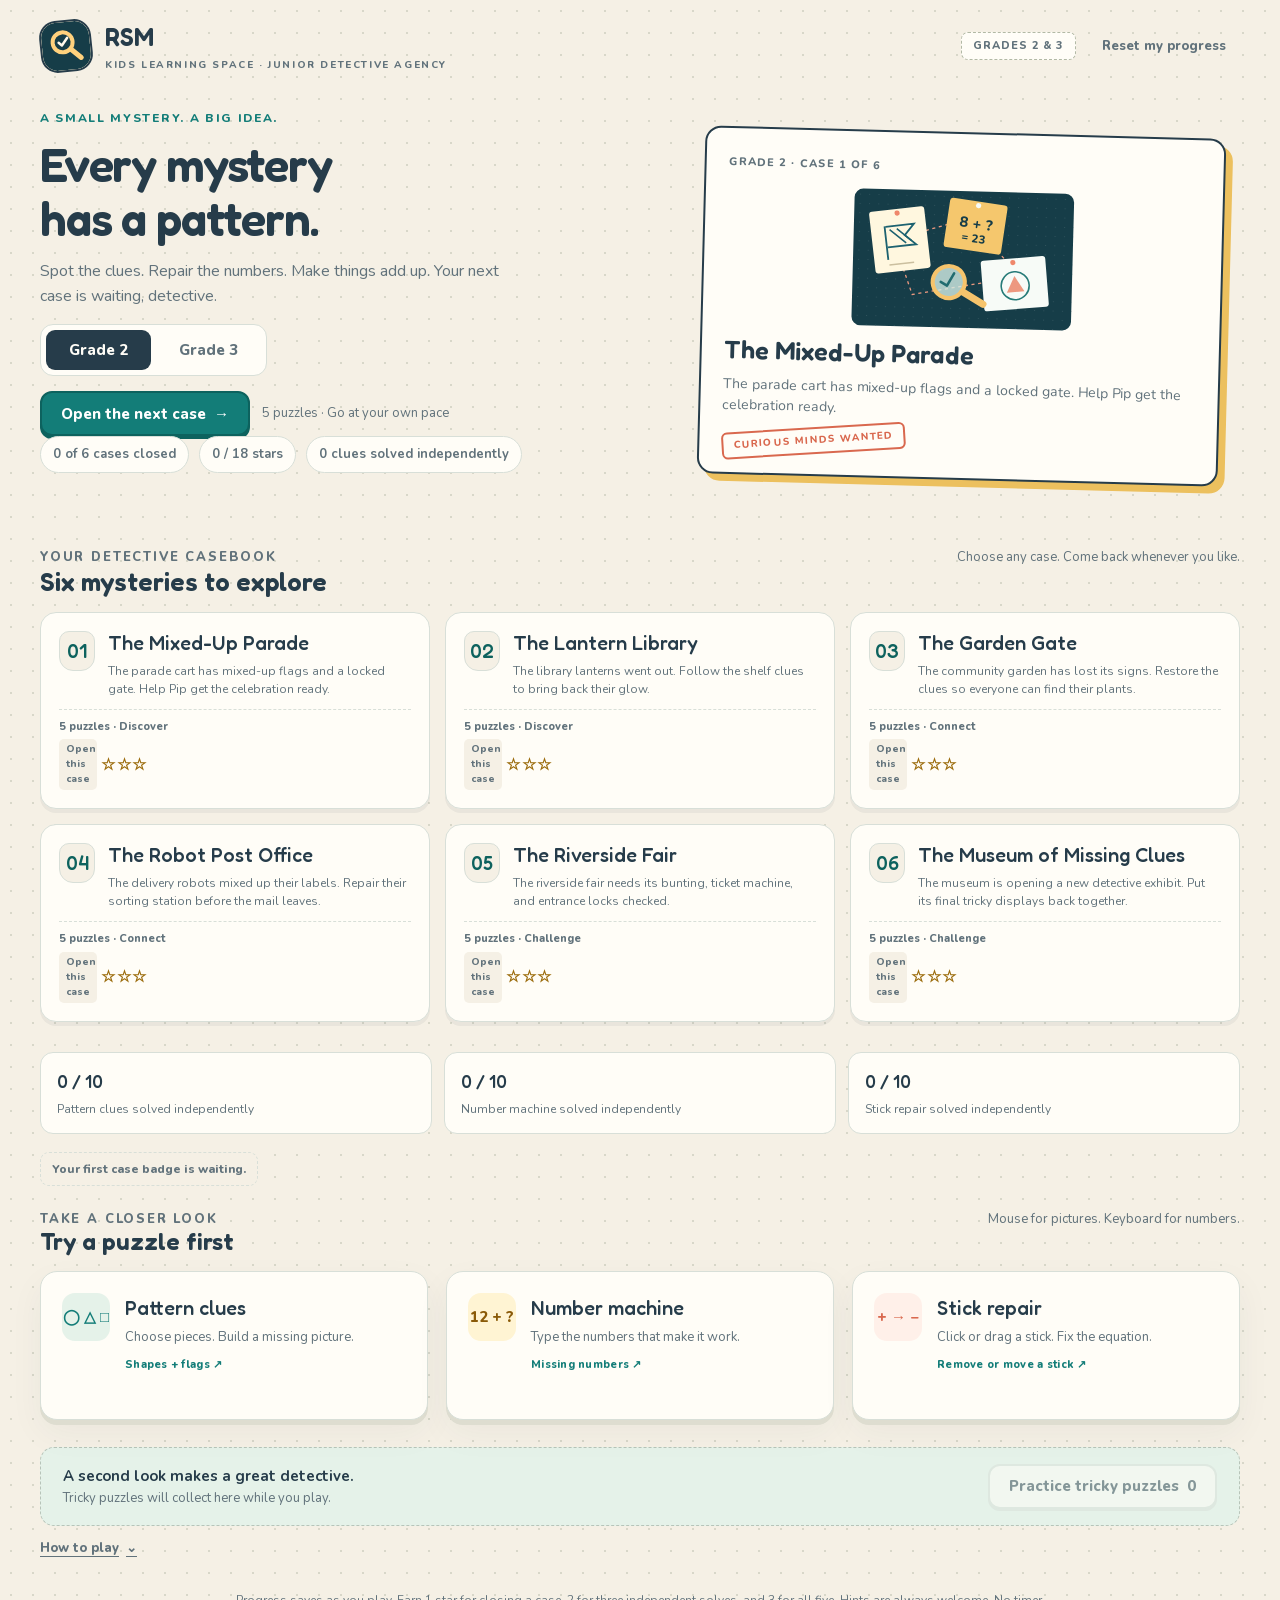
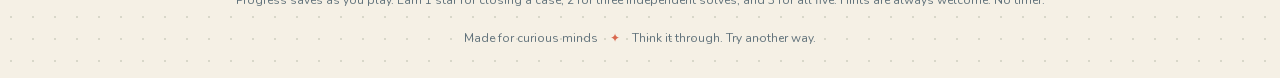
<file: games/logic-detectives/index.html>
<!doctype html>
<html lang="en">
<head>
  <meta charset="utf-8">
  <meta name="viewport" content="width=device-width, initial-scale=1">
  <meta name="color-scheme" content="light dark">
  <title>RSM — Kids Learning Space</title>
  <link rel="stylesheet" href="../../shared/styles/fonts.css">
  <link rel="stylesheet" href="styles.css?v=20261109-g3-concepts-r1">
  <script src="../../shared/scripts/game-bridge.js" defer></script>
  <script src="engine.js?v=20261109-g3-concepts-r1" defer></script>
  <script src="table-guide.js?v=20261109-g3-concepts-r1" defer></script>
  <script src="row-demo.js?v=20261109-g3-concepts-r1" defer></script>
  <script src="store.js?v=20261109-g3-concepts-r1" defer></script>
  <script src="app.js?v=20261109-g3-concepts-r1" defer></script>
</head>
<body>
  <div class="app-shell">
    <header class="topbar">
      <a class="brand" href="#" id="brand-home" aria-label="RSM home">
        <svg class="brand-mark" width="48" height="48" viewBox="0 0 48 48" aria-hidden="true"><rect width="48" height="48" rx="15" fill="#163d48"/><circle cx="21" cy="20" r="10" fill="none" stroke="#ffd17d" stroke-width="4"/><path d="m29 28 9 9" stroke="#ffd17d" stroke-width="5" stroke-linecap="round"/><path d="m17 20 3 3 6-7" fill="none" stroke="#fff9eb" stroke-width="2.5" stroke-linecap="round" stroke-linejoin="round"/></svg>
        <span class="brand-copy"><strong>RSM</strong><small>Kids Learning Space · Junior Detective Agency</small></span>
      </a>
      <div class="top-actions"><span class="prototype-tag">Grades 2 &amp; 3</span><button class="button ghost small" id="home-button" hidden>Case board</button><button class="button ghost small" id="reset-progress" disabled>Reset my progress</button></div>
    </header>

    <main>
      <div id="storage-notice" class="storage-notice" role="alert" hidden><span id="storage-message"></span><button class="button secondary small" id="retry-save">Try saving again</button></div>
      <section id="profile-wait" class="profile-wait" aria-live="polite"><div class="profile-wait-card"><h1>Getting your casebook ready…</h1><p id="profile-wait-message">Waiting for your Kids Learning Space profile.</p></div></section>
      <section id="home-screen" aria-labelledby="home-title" hidden>
        <div class="home-hero">
          <div class="hero-copy">
            <p class="eyebrow">A small mystery. A big idea.</p>
            <h1 id="home-title">Every mystery<br>has a <span>pattern.</span></h1>
            <p class="intro-text">Spot the clues. Repair the numbers. Make things add up. Your next case is waiting, detective.</p>
            <div class="grade-switch" role="group" aria-label="Choose your grade"><button type="button" data-grade="2" class="active" aria-pressed="true">Grade 2</button><button type="button" data-grade="3" aria-pressed="false">Grade 3</button></div>
            <div class="hero-actions"><button class="button primary" id="start-case">Open the next case <span aria-hidden="true">→</span></button><span id="case-length">5 puzzles · Go at your own pace</span></div>
            <div class="progress-overview" id="progress-overview" aria-label="Your grade progress"></div>
          </div>
          <div class="case-illustration">
            <div class="case-card">
              <span class="case-label" id="case-label">CASE FILE 002</span>
              <svg viewBox="0 0 440 280" role="img" aria-label="A detective board linking a flag, a number clue, and a magnifying glass">
                <defs><pattern id="paper-dots" width="18" height="18" patternUnits="userSpaceOnUse"><circle cx="1" cy="1" r="1" fill="#365761"/></pattern></defs>
                <rect x="8" y="8" width="424" height="264" rx="17" fill="#163d48"/><rect x="8" y="8" width="424" height="264" rx="17" fill="url(#paper-dots)"/>
                <path d="M85 105 228 61 332 170 124 210 85 105" fill="none" stroke="#ed997f" stroke-width="2.5" stroke-dasharray="6 7"/>
                <g transform="translate(44 45) rotate(-8 55 60)"><rect width="107" height="120" rx="6" fill="#fff7df"/><circle cx="54" cy="8" r="5" fill="#ef876b"/><path d="M27 96V31m2 1h55l-20 20 20 20H29" stroke="#1d6270" stroke-width="3.5" fill="none"/><path d="M36 38 65 67m-15-29 26 26" stroke="#1d6270" stroke-width="3"/><path d="M28 106h48" stroke="#cbbf9f" stroke-width="3"/></g>
                <g transform="translate(187 27) rotate(7 56 48)"><rect width="112" height="96" rx="6" fill="#f5c76d"/><circle cx="56" cy="8" r="5" fill="#f6fbf8"/><text x="56" y="52" text-anchor="middle" fill="#163d48" font-family="Nunito, sans-serif" font-size="28" font-weight="900">8 + ?</text><text x="56" y="79" text-anchor="middle" fill="#163d48" font-family="Nunito, sans-serif" font-size="22" font-weight="800">= 23</text></g>
                <g transform="translate(259 135) rotate(-6 63 49)"><rect width="125" height="98" rx="6" fill="#f7fbf7"/><circle cx="62" cy="8" r="5" fill="#ef876b"/><circle cx="63" cy="53" r="27" fill="none" stroke="#267b78" stroke-width="3"/><path d="m63 34 17 31H46Z" fill="#ed987f"/></g>
                <g transform="translate(149 159) rotate(-15)"><circle cx="37" cy="36" r="31" fill="#d4eee7" fill-opacity=".8" stroke="#f6c46c" stroke-width="8"/><path d="m59 61 32 32" stroke="#f6c46c" stroke-width="14" stroke-linecap="round"/><path d="m22 32 10 10 19-20" stroke="#226c70" stroke-width="5" fill="none" stroke-linecap="round" stroke-linejoin="round"/></g>
              </svg>
              <h2 id="case-title">The Mixed-Up Parade</h2><p id="case-description">The flags are mixed up and the parade gate is stuck. Can you put the clues together?</p>
              <span class="case-stamp">CURIOUS MINDS WANTED</span>
            </div>
          </div>
        </div>
        <section class="mission-section" aria-labelledby="mission-heading"><div class="section-heading mission-heading"><div><p class="eyebrow">Your detective casebook</p><h2 id="mission-heading">Six mysteries to explore</h2></div><p>Choose any case. Come back whenever you like.</p></div><div class="mission-grid" id="mission-grid"></div></section>
        <div class="skill-summary" id="skill-summary" aria-label="Independent solves by puzzle family"></div>
        <div class="badge-row" id="badge-row" aria-label="Your detective badges"></div>
        <section id="concept-section" class="concept-section" aria-labelledby="concept-heading" hidden>
          <div class="section-heading"><div><p class="eyebrow">Think a little deeper</p><h2 id="concept-heading">New concepts · Grade 3 Accelerated</h2></div><p>Five puzzles. One new idea. No timer.</p></div>
          <div class="concept-grid">
            <button type="button" class="quick-card concept-card" data-concept="magic"><span class="quick-icon" aria-hidden="true">▦</span><span class="quick-title">Magic Square Lab</span><span class="quick-description">Make every row, column, and diagonal add to the same sum.</span><span class="quick-count" data-concept-progress="magic">Explore magic squares <span aria-hidden="true">↗</span></span></button>
            <button type="button" class="quick-card concept-card" data-concept="parentheses"><span class="quick-icon" aria-hidden="true">( + )</span><span class="quick-title">Parentheses Workshop</span><span class="quick-description">Open the parentheses. Keep the expression’s value the same.</span><span class="quick-count" data-concept-progress="parentheses">Explore opening parentheses <span aria-hidden="true">↗</span></span></button>
            <button type="button" class="quick-card concept-card" data-concept="rule"><span class="quick-icon" aria-hidden="true">X → Y</span><span class="quick-title">Rule Detective</span><span class="quick-description">Discover a rule. Test it. Work backward for a missing input.</span><span class="quick-count" data-concept-progress="rule">Explore number rules <span aria-hidden="true">↗</span></span></button>
          </div>
        </section>
        <div class="section-heading"><div><p class="eyebrow">Take a closer look</p><h2>Try a puzzle first</h2></div><p>Mouse for pictures. Keyboard for numbers.</p></div>
        <div class="quick-grid">
          <button class="quick-card" data-quick="pattern"><span class="quick-icon" aria-hidden="true">◯ △ □</span><span class="quick-title">Pattern clues</span><span class="quick-description">Choose pieces. Build a missing picture.</span><span class="quick-count">Shapes + flags <span aria-hidden="true">↗</span></span></button>
          <button class="quick-card" data-quick="table"><span class="quick-icon" aria-hidden="true">12 + ?</span><span class="quick-title">Number machine</span><span class="quick-description">Type the numbers that make it work.</span><span class="quick-count">Missing numbers <span aria-hidden="true">↗</span></span></button>
          <button class="quick-card" data-quick="sticks"><span class="quick-icon" aria-hidden="true">+ → −</span><span class="quick-title">Stick repair</span><span class="quick-description">Click or drag a stick. Fix the equation.</span><span class="quick-count" id="stick-quick-label">Remove one stick <span aria-hidden="true">↗</span></span></button>
        </div>
        <div class="practice-strip"><div><strong>A second look makes a great detective.</strong><p id="practice-summary">Tricky puzzles will collect here while you play.</p></div><button class="button secondary" id="practice-button" disabled>Practice tricky puzzles <span id="practice-count">0</span></button></div>
        <button class="button ghost how-to-toggle" id="how-to-toggle" aria-expanded="false" aria-controls="how-to-panel">How to play <span aria-hidden="true">⌄</span></button>
        <div class="how-to-panel" id="how-to-panel" hidden><div class="how-to-card"><strong>Picture clues</strong><p>Click a missing space. Choose a piece or build its shape and filling.</p></div><div class="how-to-card"><strong>Number machines</strong><p>Click a blank and type. Tab moves between blanks. Enter checks your answer.</p></div><div class="how-to-card"><strong>Stick repairs</strong><p>Click a stick to remove it. To move one, click it and an empty outline, or drag. Undo lets you try another idea.</p></div></div>
        <p class="session-note">Progress saves as you play. Earn 1 star for closing a case, 2 for three independent solves, and 3 for all five. Hints are always welcome. No timer.</p>
      </section>

      <section id="play-screen" hidden aria-labelledby="puzzle-title">
        <div class="case-top"><p class="breadcrumb" id="run-label"></p><div class="mission-track" id="mission-track" aria-label="Case progress"></div></div>
        <div class="play-layout">
          <article class="puzzle-panel">
            <div class="puzzle-heading"><span class="puzzle-type" id="puzzle-type"></span><span class="step-count" id="step-count"></span></div>
            <h1 id="puzzle-title" tabindex="-1"></h1><p class="scene-text" id="scene-text"></p><p class="instruction" id="instruction"></p>
            <div class="rule-banner" id="rule-banner"></div>
            <div class="puzzle-body" id="puzzle-area"></div>
            <div id="visual-explanation" class="visual-explanation" tabindex="-1" hidden></div>
            <div class="puzzle-footer"><div class="feedback neutral" id="feedback" role="status" aria-live="polite">Take a look at the clues. You can change your answer before checking.</div><div class="action-row"><button class="button ghost" id="reset-answer">Start over</button><button class="button primary" id="check-answer">Check answer <span aria-hidden="true">✓</span></button><button class="button primary" id="next-puzzle" hidden>Next clue <span aria-hidden="true">→</span></button></div></div>
          </article>
          <aside class="partner-panel" aria-label="Your detective partner and hints">
            <div class="partner-avatar" aria-hidden="true"><svg width="64" height="64" viewBox="0 0 64 64"><path d="M9 12 25 22 39 22 55 12 51 44 32 57 13 44Z" fill="#db8b5c"/><path d="m16 31 16 8 16-8-5 16-11 10-11-10Z" fill="#fff6df"/><path d="M9 22q23-18 46 0v7H9Z" fill="#173e49"/><path d="M23 29v5m18-5v5" stroke="#173e49" stroke-width="4" stroke-linecap="round"/><path d="m27 42 5 5 5-5Z" fill="#173e49"/></svg></div>
            <p class="partner-name">Pip, your case partner</p><p class="partner-text" id="partner-text">A good detective checks one clue at a time.</p>
            <div class="hint-box"><p class="hint-level" id="hint-level">NEED A LITTLE CLUE?</p><p id="hint-text">Try it your way first. I have three clues ready whenever you need them.</p></div>
            <div class="hint-actions"><button class="button secondary" id="hint-button">Give me a clue</button></div>
            <div class="clue-list"><strong>Detective’s toolkit</strong><p>Look carefully.</p><p>Try an idea.</p><p>Check that it fits.</p><p>Discover another clue.</p></div>
          </aside>
        </div>
      </section>

      <section id="complete-screen" hidden aria-labelledby="complete-title"><div class="completion-card"><div class="completion-emblem" aria-hidden="true">✦</div><p class="eyebrow" id="complete-eyebrow">CASE CLOSED</p><h1 id="complete-title" tabindex="-1">Good thinking, detective!</h1><p id="complete-copy"></p><div class="summary-grid" id="summary-grid"></div><div class="hero-actions"><button class="button primary" id="complete-home">Back to the case board</button><button class="button secondary" id="complete-practice">Practice tricky puzzles</button></div><p class="session-note">You can revisit every puzzle. There is no timer.</p></div></section>
    </main>
    <footer class="site-footer">Made for curious minds <span aria-hidden="true">✦</span> Think it through. Try another way.</footer>
  </div>
  <dialog id="answer-dialog" class="answer-dialog" aria-labelledby="answer-dialog-title" aria-describedby="answer-dialog-message">
    <div class="answer-popup">
      <div class="popup-confetti" aria-hidden="true"><i style="--i:0"></i><i style="--i:1"></i><i style="--i:2"></i><i style="--i:3"></i><i style="--i:4"></i><i style="--i:5"></i><i style="--i:6"></i><i style="--i:7"></i><i style="--i:8"></i><i style="--i:9"></i></div>
      <button type="button" class="popup-close" id="answer-dialog-close" aria-label="Close answer feedback">×</button>
      <div class="popup-medallion" aria-hidden="true"><span id="answer-dialog-symbol">✓</span></div>
      <p class="eyebrow" id="answer-dialog-eyebrow">CLUE CRACKED</p>
      <h2 id="answer-dialog-title">You cracked the clue!</h2>
      <p id="answer-dialog-message"></p>
      <div id="popup-visual" class="popup-visual" hidden></div>
      <div class="popup-actions"><button type="button" class="button primary" id="answer-dialog-dismiss" autofocus>Next clue <span aria-hidden="true">→</span></button><button type="button" class="button ghost small optional-why" id="popup-why" hidden>Show me why</button></div>
      <p class="popup-footnote">Take your time. Every clue helps you learn.</p>
    </div>
  </dialog>
  <dialog id="reset-dialog" class="answer-dialog reset-dialog" aria-labelledby="reset-title" aria-describedby="reset-copy"><div class="answer-popup"><h2 id="reset-title">Start a fresh casebook?</h2><p id="reset-copy">This clears your RSM cases, stars, badges, and tricky questions for the current profile.</p><div class="reset-actions"><button class="button secondary" id="cancel-reset" autofocus>Keep my progress</button><button class="button primary" id="confirm-reset">Reset my progress</button></div></div></dialog>
</body>
</html>
</file>
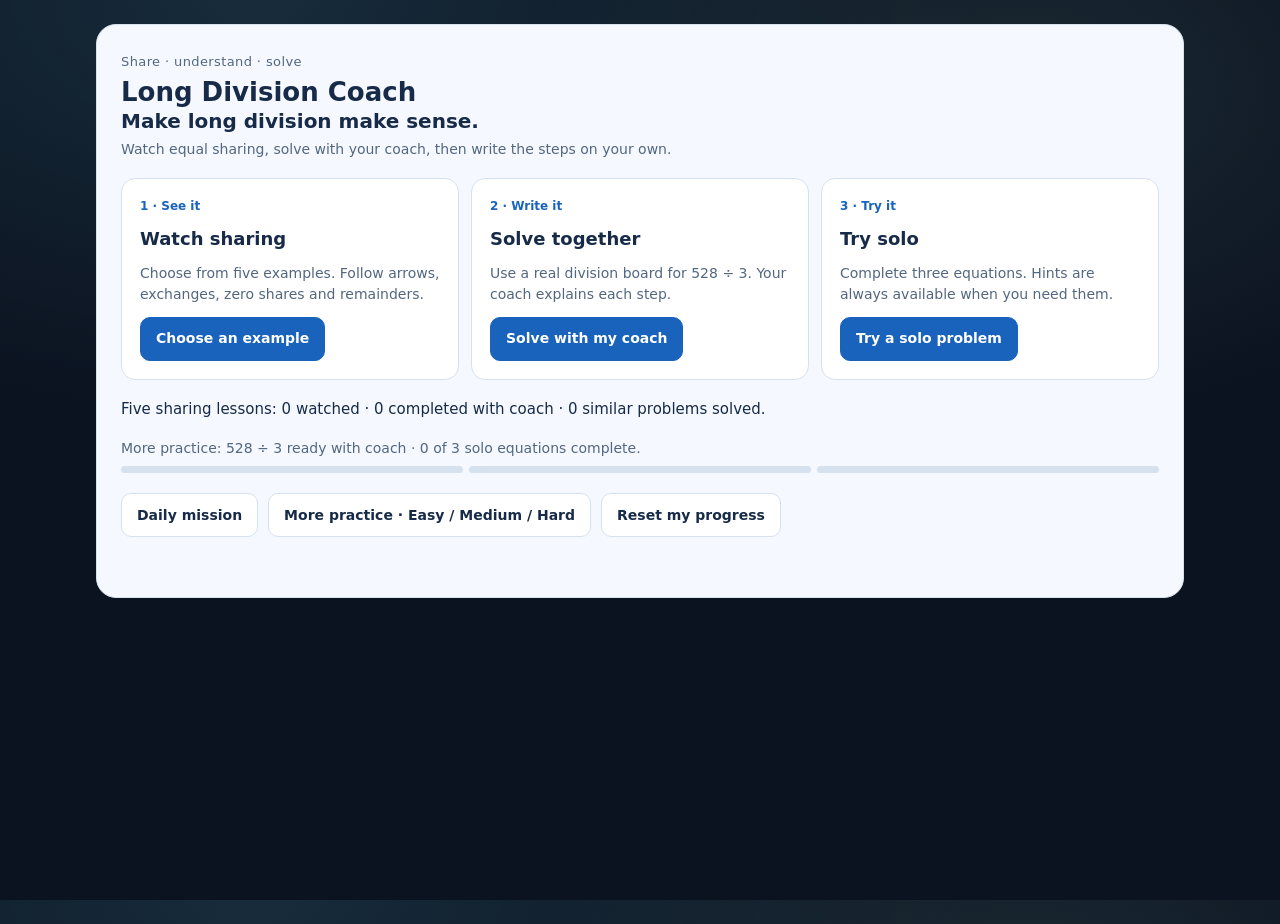
<file: games/long-division-coach/index.html>
<!doctype html>
<html lang="en">
  <head>
    <meta charset="UTF-8" />
    <meta name="viewport" content="width=device-width, initial-scale=1.0" />
    <title>Long Division Coach</title>
    <link rel="stylesheet" href="../../shared/styles/tokens.css" />
    <link rel="stylesheet" href="./style.css" />
    <link rel="stylesheet" href="./learning-journey.css?v=20261030-division-lessons-r3" />
  </head>
  <body>
    <a class="skip-link" href="#ldc-learning-root">Skip to learning</a>
    <div id="ldc-learning-shell">
      <div id="ldc-saved-classic" class="ldc-classic-home" hidden>
        <button id="ldc-continue-classic" class="btn btn--secondary" type="button">Continue my earlier practice →</button>
      </div>
      <div id="ldc-learning-root"><p role="status">Getting your learning space ready…</p></div>
    </div>
    <div id="ldc-classic-root" hidden>
    <nav class="ldc-classic-home" aria-label="Learning navigation">
      <button id="ldc-learning-home" class="btn btn--secondary" type="button">🏠 Learning home</button>
    </nav>

    <header class="header">
      <div class="header__brand">
        <div class="logo" aria-hidden="true">÷</div>
        <div>
          <h1 class="title">Long Division Coach</h1>
          <p class="subtitle">A friendly step-by-step mini-game: Divide → Multiply → Subtract → Bring down</p>
        </div>
      </div>

      <!-- NEW: Top-level Practice vs Game mode toggle -->
      <div class="topModeToggle" role="group" aria-label="Choose Practice or Game">
        <button class="topModeToggle__btn" data-top-mode="practice" type="button" aria-pressed="true">
          <span class="topModeToggle__icon" aria-hidden="true">🎯</span>
          <span class="topModeToggle__label">Practice</span>
          <span class="topModeToggle__sub">Learn step-by-step with a coach</span>
        </button>
        <button class="topModeToggle__btn" data-top-mode="game" type="button" aria-pressed="false">
          <span class="topModeToggle__icon" aria-hidden="true">🎮</span>
          <span class="topModeToggle__label">Game</span>
          <span class="topModeToggle__sub">Today's Mission · keep your streak</span>
        </button>
      </div>

      <div class="toolbar" id="practiceToolbar" role="group" aria-label="Settings">
        <div class="toolbar__group">
          <span class="toolbar__label">Difficulty</span>
          <div class="segmented" role="group" aria-label="Difficulty">
            <button class="segmented__btn" data-difficulty="easy" type="button">Easy</button>
            <button class="segmented__btn" data-difficulty="medium" type="button">Medium</button>
            <button class="segmented__btn" data-difficulty="hard" type="button">Hard</button>
          </div>
        </div>

        <div class="toolbar__group">
          <span class="toolbar__label">Mode</span>
          <div class="segmented" role="group" aria-label="Mode">
            <button class="segmented__btn" data-mode="demo" type="button">Watch</button>
            <button class="segmented__btn" data-mode="guided" type="button">Practice</button>
            <button class="segmented__btn" data-mode="independent" type="button">Challenge</button>
          </div>
        </div>

        <div class="toolbar__group toolbar__group--actions">
          <button id="practicePillBtn" class="btn btn--secondary practicePill" type="button" hidden title="Replay a problem you got wrong before">
            <span aria-hidden="true">🎯</span>
            <span>Tricky problems: <strong id="practicePillCount">0</strong></span>
          </button>
          <button id="newProblemBtn" class="btn btn--tertiary" type="button">New problem</button>
          <button id="startOverBtn" class="btn btn--tertiary" type="button">Start over</button>
          <button id="resetProgressBtn" class="btn btn--tertiary" type="button" title="Erase streak, calendar, stars, and tricky-problem history for this profile">Reset my progress</button>
        </div>
      </div>
    </header>

    <main id="main" class="main">
      <!-- ====================== GAME MODE PANEL ====================== -->
      <section id="missionPanel" class="missionPanel" hidden aria-labelledby="missionPanelTitle">
        <div class="missionPanel__streakRow">
          <div class="streakBadge" aria-live="polite">
            <span class="streakBadge__flame" aria-hidden="true">🔥</span>
            <span class="streakBadge__count" id="streakCountText">0</span>
            <span class="streakBadge__label">day streak</span>
          </div>
          <div class="freezeBadge" id="freezeBadge" aria-label="Streak freezes available">
            <span aria-hidden="true">❄️</span>
            <span id="freezeCountText">1</span>
            <span>freeze</span>
          </div>
        </div>

        <!-- Calendar strip: last 14 days -->
        <div class="calendarStrip" id="calendarStrip" role="img" aria-label="Last 14 days"></div>

        <!-- Mission start screen (difficulty picker) -->
        <div id="missionStart" class="missionStart">
          <h2 id="missionPanelTitle" class="missionPanel__title">Today's Mission</h2>
          <p class="missionPanel__lead">3 problems: 1 warm-up + 2 main. Finish all 3 to keep your streak.</p>
          <div class="missionStart__levelPick" role="group" aria-label="Pick a difficulty for today's mission">
            <button class="missionLevel" data-mission-difficulty="easy" type="button">
              <span class="missionLevel__emoji" aria-hidden="true">🌱</span>
              <span class="missionLevel__title">Easy</span>
              <span class="missionLevel__desc">1-digit divisor, no remainders</span>
            </button>
            <button class="missionLevel" data-mission-difficulty="medium" type="button">
              <span class="missionLevel__emoji" aria-hidden="true">⭐</span>
              <span class="missionLevel__title">Medium</span>
              <span class="missionLevel__desc">Up to 4 digits, remainders OK</span>
            </button>
            <button class="missionLevel" data-mission-difficulty="hard" type="button">
              <span class="missionLevel__emoji" aria-hidden="true">🔥</span>
              <span class="missionLevel__title">Hard</span>
              <span class="missionLevel__desc">2-digit divisors, big dividends</span>
            </button>
          </div>
          <div id="missionAlreadyDone" class="missionAlreadyDone" hidden>
            <p>You already finished today's mission! Want to play one more? Pick a level above for a bonus round (won't change your streak).</p>
          </div>
        </div>

        <!-- Mission in-progress header -->
        <div id="missionProgress" class="missionProgress" hidden>
          <div class="missionProgress__title">
            Problem <span id="missionProblemIndex">1</span> of <span id="missionProblemTotal">3</span>
            <span class="missionProgress__role" id="missionProblemRole">Warm-up</span>
          </div>
          <div class="missionProgress__dots" id="missionDots" aria-hidden="true"></div>
        </div>

        <!-- Mission summary -->
        <div id="missionSummary" class="missionSummary" hidden>
          <h2 class="missionSummary__title">Mission Complete! 🎉</h2>
          <p class="missionSummary__stars" id="missionSummaryStars">★★★</p>
          <p class="missionSummary__text" id="missionSummaryText">Streak +1</p>
          <div class="missionSummary__actions">
            <button id="missionNewBtn" class="btn btn--primary" type="button">Back to Today's Mission</button>
            <button id="missionSwitchPracticeBtn" class="btn btn--tertiary" type="button">Switch to Practice</button>
          </div>
        </div>
      </section>

      <!-- ====================== PRACTICE / SHARED MAIN ====================== -->
      <section class="card card--lessonPanel" id="lessonPanel" aria-labelledby="lessonHeadingText">
        <button
          type="button"
          id="lessonToggle"
          class="lessonPanel__toggle"
          aria-expanded="false"
          aria-controls="lessonBody"
        >
          <span id="lessonHeadingText" class="lessonPanel__toggleLabel">How long division works</span>
          <span class="lessonPanel__chevron" aria-hidden="true">▼</span>
        </button>
        <div id="lessonBody" class="lessonPanel__body" hidden>
          <p class="card__lead lessonPanel__lead">
            Long division is a repeating cycle. Your job is to do <strong>one tiny step</strong> at a time.
          </p>

          <ol class="lesson-list">
            <li><strong>Divide</strong>: How many of the divisor fit in the current number? (For example: “How many 5s are in 20?”)</li>
            <li><strong>Multiply</strong>: Multiply the divisor by that number.</li>
            <li><strong>Subtract</strong>: Subtract to see what’s left.</li>
            <li><strong>Bring down</strong>: Bring down the next digit (if there is one).</li>
          </ol>

          <div class="tip">
            <div class="tip__badge" aria-hidden="true">Tip</div>
            <p class="tip__text">
              If the first digit is too small, you can “grab one more digit” from the dividend.
            </p>
          </div>
        </div>
      </section>

      <div class="mainInteraction" id="mainInteraction">
        <section class="card card--step" aria-labelledby="stepTitle">
          <!-- NEW: Cycle Ring (4 phases visualized) -->
          <div class="cycleRing" id="cycleRing" role="img" aria-label="Long division cycle">
            <div class="cycleRing__node" data-phase="divide">
              <span class="cycleRing__icon" aria-hidden="true">÷</span>
              <span class="cycleRing__label">Divide</span>
            </div>
            <div class="cycleRing__arrow" aria-hidden="true">→</div>
            <div class="cycleRing__node" data-phase="multiply">
              <span class="cycleRing__icon" aria-hidden="true">×</span>
              <span class="cycleRing__label">Multiply</span>
            </div>
            <div class="cycleRing__arrow" aria-hidden="true">→</div>
            <div class="cycleRing__node" data-phase="subtract">
              <span class="cycleRing__icon" aria-hidden="true">−</span>
              <span class="cycleRing__label">Subtract</span>
            </div>
            <div class="cycleRing__arrow" aria-hidden="true">→</div>
            <div class="cycleRing__node" data-phase="bringDown">
              <span class="cycleRing__icon" aria-hidden="true">↓</span>
              <span class="cycleRing__label">Bring down</span>
            </div>
          </div>

          <div class="stepHeader">
            <h2 id="stepTitle" class="card__title">Step</h2>
            <div class="phaseBadge" id="phaseBadge" aria-label="Current phase">—</div>
          </div>

          <p id="stepPrompt" class="stepPrompt">Choose a mode and start a problem.</p>

          <p id="inputHelp" class="inputHelp">Type into the <strong>highlighted cell</strong> on the board — press <strong>Enter</strong> to check, or <strong>Backspace</strong> to erase.</p>

          <div class="controls">
            <button id="checkBtn" class="btn btn--primary" type="button">Check</button>
            <button id="nextBtn" class="btn btn--primary" type="button" hidden>Next</button>
            <button id="hintBtn" class="btn btn--secondary" type="button">Hint</button>
            <button id="explainBtn" class="btn btn--tertiary" type="button">Explain</button>
            <button id="undoBtn" class="btn btn--tertiary" type="button">Undo</button>
            <button id="exampleBtn" class="btn btn--tertiary" type="button" hidden>Show me one like this</button>
          </div>

          <div id="feedback" class="feedback" role="status" aria-live="polite"></div>

          <!-- NEW: Worked example panel (shown on demand) -->
          <div id="examplePanel" class="examplePanel" hidden aria-labelledby="exampleTitle">
            <div class="examplePanel__head">
              <span id="exampleTitle">Worked example</span>
              <button id="exampleCloseBtn" class="examplePanel__close" type="button" aria-label="Close example">✕</button>
            </div>
            <div id="exampleBody" class="examplePanel__body"></div>
          </div>

          <div class="keypad" aria-label="Number keypad">
            <p class="keypad__hint">Tap a number — or type it on your keyboard.</p>
            <div class="keypad__grid">
              <button class="keypad__btn" data-key="1" type="button">1</button>
              <button class="keypad__btn" data-key="2" type="button">2</button>
              <button class="keypad__btn" data-key="3" type="button">3</button>
              <button class="keypad__btn" data-key="4" type="button">4</button>
              <button class="keypad__btn" data-key="5" type="button">5</button>
              <button class="keypad__btn" data-key="6" type="button">6</button>
              <button class="keypad__btn" data-key="7" type="button">7</button>
              <button class="keypad__btn" data-key="8" type="button">8</button>
              <button class="keypad__btn" data-key="9" type="button">9</button>
              <button class="keypad__btn keypad__btn--wide" data-key="clear" type="button" aria-label="Clear input">Clear</button>
              <button class="keypad__btn" data-key="0" type="button">0</button>
              <button class="keypad__btn keypad__btn--wide" data-key="back" type="button" aria-label="Backspace">⌫</button>
            </div>
          </div>
        </section>

        <section class="card card--board" aria-label="Division workspace">
          <div class="boardHeader">
            <div class="boardHeader__problem" aria-label="Current problem">
              <span class="pill">Divisor: <strong id="divisorText">—</strong></span>
              <span class="pill">Dividend: <strong id="dividendText">—</strong></span>
            </div>
            <div class="boardHeader__stats" aria-label="Session stats">
              <span class="pill">Streak: <strong id="streakText">0</strong></span>
              <span class="pill">Stars: <strong id="starsText">0</strong></span>
            </div>
          </div>

          <div class="board">
            <div class="board__topRow">
              <div class="board__blank" aria-hidden="true"></div>
              <div class="quotient">
                <div class="quotient__label">Quotient</div>
                <div id="quotientSlots" class="quotient__slots digitGrid" aria-label="Quotient digits"></div>
              </div>
            </div>

            <div class="board__midRow">
              <div class="divisorBox">
                <div class="divisorBox__label">Divisor</div>
                <div id="divisorBoxValue" class="divisorBox__value">—</div>
              </div>

              <div class="bracket">
                <div class="bracket__top"></div>
                <div class="bracket__side"></div>

                <!-- Bring-down visual flow overlay (Practice coach feature).
                     Always present (pointer-events:none) so its bounding rect
                     is measurable; script.js adds/removes the path child to
                     show/hide the arrow. -->
                <svg
                  id="bringDownArrow"
                  class="bringDownArrow"
                  aria-hidden="true"
                ></svg>

                <div class="dividend">
                  <div class="dividend__label">Dividend</div>
                  <div id="dividendDigits" class="dividend__digits digitGrid" aria-label="Dividend digits"></div>
                </div>

                <div class="computation" aria-label="Computation area">
                  <div class="computation__label">Work</div>
                  <div id="workRows" class="computation__rows" aria-label="Work rows"></div>
                </div>
              </div>
            </div>
          </div>

          <div id="placeLegend" class="placeLegend" aria-label="What each digit color means" hidden></div>

          <div id="doneSummary" class="doneSummary" hidden>
            <h3 class="doneSummary__title">Nice work!</h3>
            <p class="doneSummary__text" id="doneSummaryText">—</p>
          </div>
        </section>

        <!-- NEW: Times-Table side panel (Practice mode coach) -->
        <aside class="card card--timesTable" id="timesTablePanel" aria-labelledby="timesTableTitle">
          <button
            type="button"
            id="timesTableToggle"
            class="timesTable__toggle"
            aria-expanded="true"
            aria-controls="timesTableBody"
          >
            <span id="timesTableTitle" class="timesTable__title">Times table for <strong id="timesTableDivisor">—</strong></span>
            <span class="timesTable__chevron" aria-hidden="true">▾</span>
          </button>
          <div id="timesTableBody" class="timesTable__body">
            <p class="timesTable__hint">Pick the row whose result is closest to your current number — but not over!</p>
            <ol class="timesTable__list" id="timesTableList"></ol>
          </div>
        </aside>
      </div>

      <!-- ====================== COMPLETION OVERLAY (Practice mode) ====================== -->
      <div
        id="completionOverlay"
        class="completionOverlay"
        hidden
        role="dialog"
        aria-modal="true"
        aria-labelledby="completionTitle"
      >
        <div class="completionOverlay__backdrop" data-completion-dismiss="1"></div>
        <div class="completionConfetti" aria-hidden="true"></div>
        <div class="completionCard" role="document">
          <button
            id="completionDismissBtn"
            class="completionCard__close"
            type="button"
            aria-label="Close"
            data-completion-dismiss="1"
          >✕</button>
          <div class="completionCard__emoji" aria-hidden="true">🎉</div>
          <h2 id="completionTitle" class="completionCard__title">You did it!</h2>
          <p class="completionCard__answer" id="completionAnswer">—</p>
          <div class="completionCard__stars" id="completionStars" aria-label="Stars earned">
            <span class="completionStar">★</span>
            <span class="completionStar">★</span>
            <span class="completionStar">★</span>
          </div>
          <p class="completionCard__why" id="completionWhy">—</p>
          <div class="completionCard__actions">
            <button id="completionAgainBtn" class="btn btn--primary" type="button">Play another →</button>
            <button id="completionHarderBtn" class="btn btn--secondary" type="button">Try a harder one →</button>
          </div>
        </div>
      </div>
    </main>

    <footer class="footer">
      <p class="footer__text">
        Made for learning. Be kind to your brain—mistakes are how we grow.
      </p>
    </footer>
    </div>

    <div id="resumeOverlay" class="resumeOverlay" hidden role="dialog" aria-modal="true" aria-labelledby="resumeTitle">
      <div class="resumeOverlay__backdrop"></div>
      <div class="resumeOverlay__card" role="document">
        <h2 id="resumeTitle" class="resumeOverlay__title">Welcome back!</h2>
        <p class="resumeOverlay__lead">Your saved work is ready. Continue it, or visit your learning home.</p>
        <div class="resumeOverlay__actions">
          <button id="resumeContinueBtn" class="btn btn--primary" type="button">▶ Continue last problem</button>
          <button id="resumeFreshBtn" class="btn btn--secondary" type="button">🏠 Learning home</button>
        </div>
      </div>
    </div>

    <script src="../../shared/scripts/game-bridge.js?v=20261011-save-recovery"></script>
    <script src="./division-core.js?v=20261028-division-journey"></script>
    <script src="./sharing-player.js?v=20261030-division-lessons-r3"></script>
    <script src="./learning-journey.js?v=20261030-division-lessons-r3"></script>
    <script src="./script.js?v=20261030-division-lessons-r3"></script>
    <script>
      // KLS hub wiring: announce "played" once the kid finishes any problem.
      // (Star awards are handled inside script.js with the proper 0–3 rubric.)
      if (window.KLS && window.KLS.bridge) {
        window.KLS.bridge.onVisible('#doneSummary', function () {
          window.KLS.bridge.played();
          window.KLS.bridge.celebrate();
        });
        window.KLS.bridge.onVisible('#missionSummary', function () {
          window.KLS.bridge.played();
          window.KLS.bridge.celebrate();
        });
      }
    </script>
  </body>
</html>
</file>
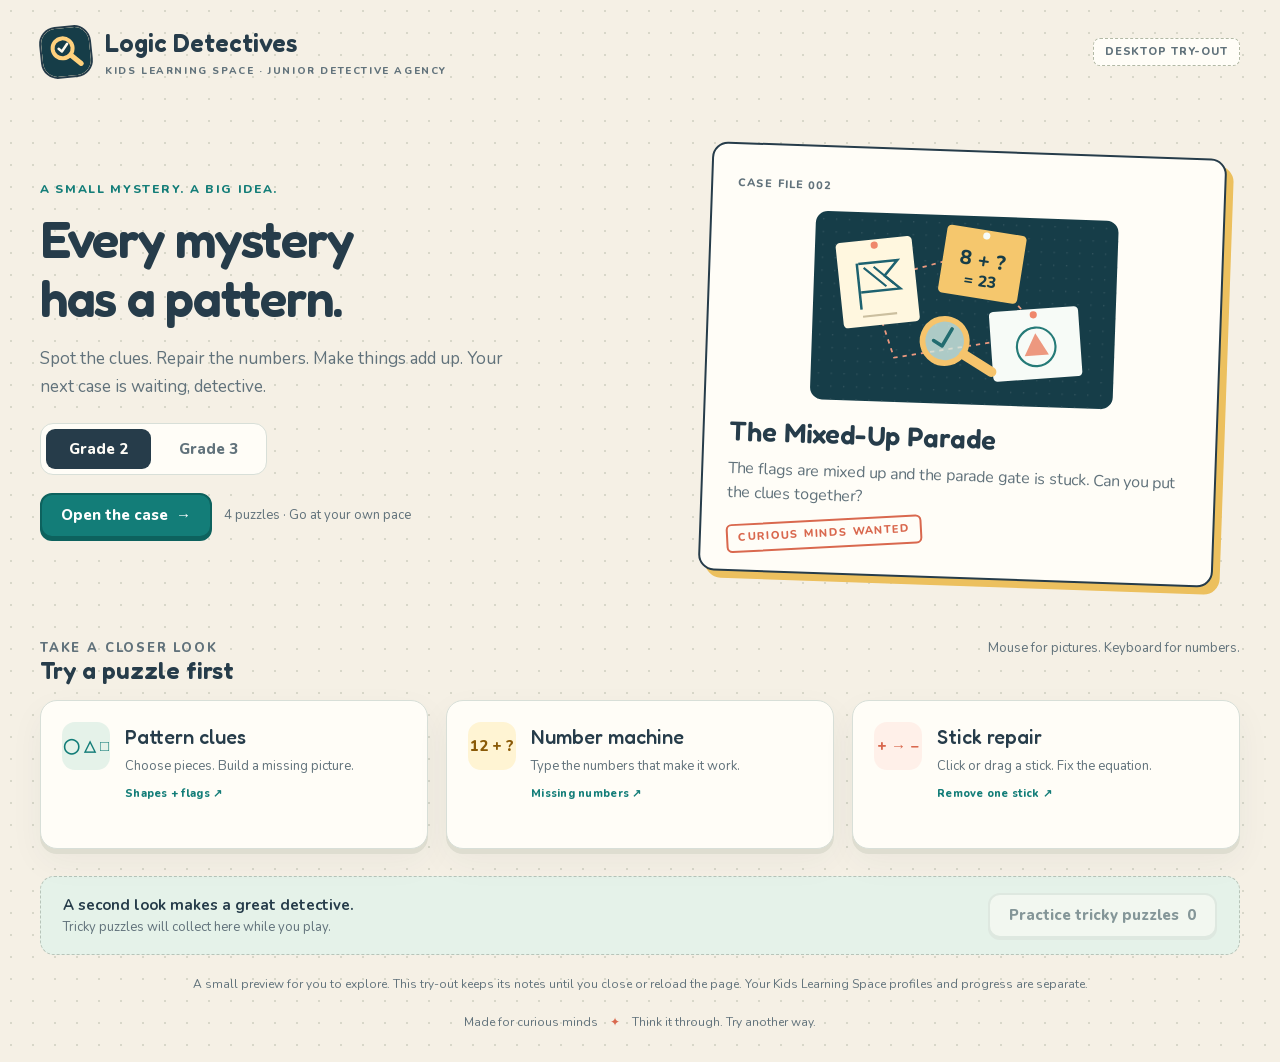
<file: prototypes/logic-detectives/index.html>
<!doctype html>
<html lang="en">
<head>
  <meta charset="utf-8">
  <meta name="viewport" content="width=device-width, initial-scale=1">
  <meta name="color-scheme" content="light dark">
  <title>Logic Detectives — Desktop Try-out</title>
  <link rel="stylesheet" href="../../shared/styles/fonts.css">
  <link rel="stylesheet" href="styles.css">
  <script src="engine.js" defer></script>
  <script src="app.js" defer></script>
</head>
<body>
  <div class="app-shell">
    <header class="topbar">
      <a class="brand" href="#" id="brand-home" aria-label="Logic Detectives home">
        <svg class="brand-mark" width="48" height="48" viewBox="0 0 48 48" aria-hidden="true"><rect width="48" height="48" rx="15" fill="#163d48"/><circle cx="21" cy="20" r="10" fill="none" stroke="#ffd17d" stroke-width="4"/><path d="m29 28 9 9" stroke="#ffd17d" stroke-width="5" stroke-linecap="round"/><path d="m17 20 3 3 6-7" fill="none" stroke="#fff9eb" stroke-width="2.5" stroke-linecap="round" stroke-linejoin="round"/></svg>
        <span class="brand-copy"><strong>Logic Detectives</strong><small>Kids Learning Space · Junior Detective Agency</small></span>
      </a>
      <div class="top-actions"><span class="prototype-tag">Desktop try-out</span><button class="button ghost small" id="home-button" hidden>Case board</button></div>
    </header>

    <main>
      <section id="home-screen" aria-labelledby="home-title">
        <div class="home-hero">
          <div class="hero-copy">
            <p class="eyebrow">A small mystery. A big idea.</p>
            <h1 id="home-title">Every mystery<br>has a <span>pattern.</span></h1>
            <p class="intro-text">Spot the clues. Repair the numbers. Make things add up. Your next case is waiting, detective.</p>
            <div class="grade-switch" role="group" aria-label="Choose your grade"><button type="button" data-grade="2" class="active" aria-pressed="true">Grade 2</button><button type="button" data-grade="3" aria-pressed="false">Grade 3</button></div>
            <div class="hero-actions"><button class="button primary" id="start-case">Open the case <span aria-hidden="true">→</span></button><span id="case-length">4 puzzles · Go at your own pace</span></div>
          </div>
          <div class="case-illustration">
            <div class="case-card">
              <span class="case-label" id="case-label">CASE FILE 002</span>
              <svg viewBox="0 0 440 280" role="img" aria-label="A detective board linking a flag, a number clue, and a magnifying glass">
                <defs><pattern id="paper-dots" width="18" height="18" patternUnits="userSpaceOnUse"><circle cx="1" cy="1" r="1" fill="#365761"/></pattern></defs>
                <rect x="8" y="8" width="424" height="264" rx="17" fill="#163d48"/><rect x="8" y="8" width="424" height="264" rx="17" fill="url(#paper-dots)"/>
                <path d="M85 105 228 61 332 170 124 210 85 105" fill="none" stroke="#ed997f" stroke-width="2.5" stroke-dasharray="6 7"/>
                <g transform="translate(44 45) rotate(-8 55 60)"><rect width="107" height="120" rx="6" fill="#fff7df"/><circle cx="54" cy="8" r="5" fill="#ef876b"/><path d="M27 96V31m2 1h55l-20 20 20 20H29" stroke="#1d6270" stroke-width="3.5" fill="none"/><path d="M36 38 65 67m-15-29 26 26" stroke="#1d6270" stroke-width="3"/><path d="M28 106h48" stroke="#cbbf9f" stroke-width="3"/></g>
                <g transform="translate(187 27) rotate(7 56 48)"><rect width="112" height="96" rx="6" fill="#f5c76d"/><circle cx="56" cy="8" r="5" fill="#f6fbf8"/><text x="56" y="52" text-anchor="middle" fill="#163d48" font-family="Nunito, sans-serif" font-size="28" font-weight="900">8 + ?</text><text x="56" y="79" text-anchor="middle" fill="#163d48" font-family="Nunito, sans-serif" font-size="22" font-weight="800">= 23</text></g>
                <g transform="translate(259 135) rotate(-6 63 49)"><rect width="125" height="98" rx="6" fill="#f7fbf7"/><circle cx="62" cy="8" r="5" fill="#ef876b"/><circle cx="63" cy="53" r="27" fill="none" stroke="#267b78" stroke-width="3"/><path d="m63 34 17 31H46Z" fill="#ed987f"/></g>
                <g transform="translate(149 159) rotate(-15)"><circle cx="37" cy="36" r="31" fill="#d4eee7" fill-opacity=".8" stroke="#f6c46c" stroke-width="8"/><path d="m59 61 32 32" stroke="#f6c46c" stroke-width="14" stroke-linecap="round"/><path d="m22 32 10 10 19-20" stroke="#226c70" stroke-width="5" fill="none" stroke-linecap="round" stroke-linejoin="round"/></g>
              </svg>
              <h2 id="case-title">The Mixed-Up Parade</h2><p id="case-description">The flags are mixed up and the parade gate is stuck. Can you put the clues together?</p>
              <span class="case-stamp">CURIOUS MINDS WANTED</span>
            </div>
          </div>
        </div>
        <div class="section-heading"><div><p class="eyebrow">Take a closer look</p><h2>Try a puzzle first</h2></div><p>Mouse for pictures. Keyboard for numbers.</p></div>
        <div class="quick-grid">
          <button class="quick-card" data-quick="pattern"><span class="quick-icon" aria-hidden="true">◯ △ □</span><span class="quick-title">Pattern clues</span><span class="quick-description">Choose pieces. Build a missing picture.</span><span class="quick-count">Shapes + flags <span aria-hidden="true">↗</span></span></button>
          <button class="quick-card" data-quick="table"><span class="quick-icon" aria-hidden="true">12 + ?</span><span class="quick-title">Number machine</span><span class="quick-description">Type the numbers that make it work.</span><span class="quick-count">Missing numbers <span aria-hidden="true">↗</span></span></button>
          <button class="quick-card" data-quick="sticks"><span class="quick-icon" aria-hidden="true">+ → −</span><span class="quick-title">Stick repair</span><span class="quick-description">Click or drag a stick. Fix the equation.</span><span class="quick-count" id="stick-quick-label">Remove one stick <span aria-hidden="true">↗</span></span></button>
        </div>
        <div class="practice-strip"><div><strong>A second look makes a great detective.</strong><p id="practice-summary">Tricky puzzles will collect here while you play.</p></div><button class="button secondary" id="practice-button" disabled>Practice tricky puzzles <span id="practice-count">0</span></button></div>
        <p class="session-note">A small preview for you to explore. This try-out keeps its notes until you close or reload the page. Your Kids Learning Space profiles and progress are separate.</p>
      </section>

      <section id="play-screen" hidden aria-labelledby="puzzle-title">
        <div class="case-top"><p class="breadcrumb" id="run-label"></p><div class="mission-track" id="mission-track" aria-label="Case progress"></div></div>
        <div class="play-layout">
          <article class="puzzle-panel">
            <div class="puzzle-heading"><span class="puzzle-type" id="puzzle-type"></span><span class="step-count" id="step-count"></span></div>
            <h1 id="puzzle-title" tabindex="-1"></h1><p class="scene-text" id="scene-text"></p><p class="instruction" id="instruction"></p>
            <div class="rule-banner" id="rule-banner"></div>
            <div class="puzzle-body" id="puzzle-area"></div>
            <div id="reason-panel" class="reason-panel" hidden></div>
            <div class="puzzle-footer"><div class="feedback neutral" id="feedback" role="status" aria-live="polite">Take a look at the clues. You can change your answer before checking.</div><div class="action-row"><button class="button ghost" id="reset-answer">Start over</button><button class="button primary" id="check-answer">Check answer <span aria-hidden="true">✓</span></button><button class="button primary" id="next-puzzle" hidden>Next clue <span aria-hidden="true">→</span></button></div></div>
          </article>
          <aside class="partner-panel" aria-label="Your detective partner and hints">
            <div class="partner-avatar" aria-hidden="true"><svg width="64" height="64" viewBox="0 0 64 64"><path d="M9 12 25 22 39 22 55 12 51 44 32 57 13 44Z" fill="#db8b5c"/><path d="m16 31 16 8 16-8-5 16-11 10-11-10Z" fill="#fff6df"/><path d="M9 22q23-18 46 0v7H9Z" fill="#173e49"/><path d="M23 29v5m18-5v5" stroke="#173e49" stroke-width="4" stroke-linecap="round"/><path d="m27 42 5 5 5-5Z" fill="#173e49"/></svg></div>
            <p class="partner-name">Pip, your case partner</p><p class="partner-text" id="partner-text">A good detective checks one clue at a time.</p>
            <div class="hint-box"><p class="hint-level" id="hint-level">NEED A LITTLE CLUE?</p><p id="hint-text">Try it your way first. I have three clues ready whenever you need them.</p></div>
            <div class="hint-actions"><button class="button secondary" id="hint-button">Give me a clue</button></div>
            <div class="clue-list"><strong>Detective’s toolkit</strong><p>Look carefully.</p><p>Try an idea.</p><p>Check that it fits.</p><p>Tell us why.</p></div>
          </aside>
        </div>
      </section>

      <section id="complete-screen" hidden aria-labelledby="complete-title"><div class="completion-card"><div class="completion-emblem" aria-hidden="true">✦</div><p class="eyebrow" id="complete-eyebrow">CASE CLOSED</p><h1 id="complete-title" tabindex="-1">Good thinking, detective!</h1><p id="complete-copy"></p><div class="summary-grid" id="summary-grid"></div><div class="hero-actions"><button class="button primary" id="complete-home">Back to the case board</button><button class="button secondary" id="complete-practice">Practice tricky puzzles</button></div><p class="session-note">You can revisit every puzzle. There is no timer.</p></div></section>
    </main>
    <footer class="site-footer">Made for curious minds <span aria-hidden="true">✦</span> Think it through. Try another way.</footer>
  </div>
  <dialog id="answer-dialog" class="answer-dialog" aria-labelledby="answer-dialog-title" aria-describedby="answer-dialog-message">
    <div class="answer-popup">
      <div class="popup-confetti" aria-hidden="true"><i style="--i:0"></i><i style="--i:1"></i><i style="--i:2"></i><i style="--i:3"></i><i style="--i:4"></i><i style="--i:5"></i><i style="--i:6"></i><i style="--i:7"></i><i style="--i:8"></i><i style="--i:9"></i></div>
      <button type="button" class="popup-close" id="answer-dialog-close" aria-label="Close answer feedback">×</button>
      <div class="popup-medallion" aria-hidden="true"><span id="answer-dialog-symbol">✓</span></div>
      <p class="eyebrow" id="answer-dialog-eyebrow">CLUE CRACKED</p>
      <h2 id="answer-dialog-title">You cracked the clue!</h2>
      <p id="answer-dialog-message"></p>
      <button type="button" class="button primary" id="answer-dialog-dismiss" autofocus>Show my reasoning <span aria-hidden="true">→</span></button>
      <p class="popup-footnote">Take your time. Every clue helps you learn.</p>
    </div>
  </dialog>
</body>
</html>
</file>
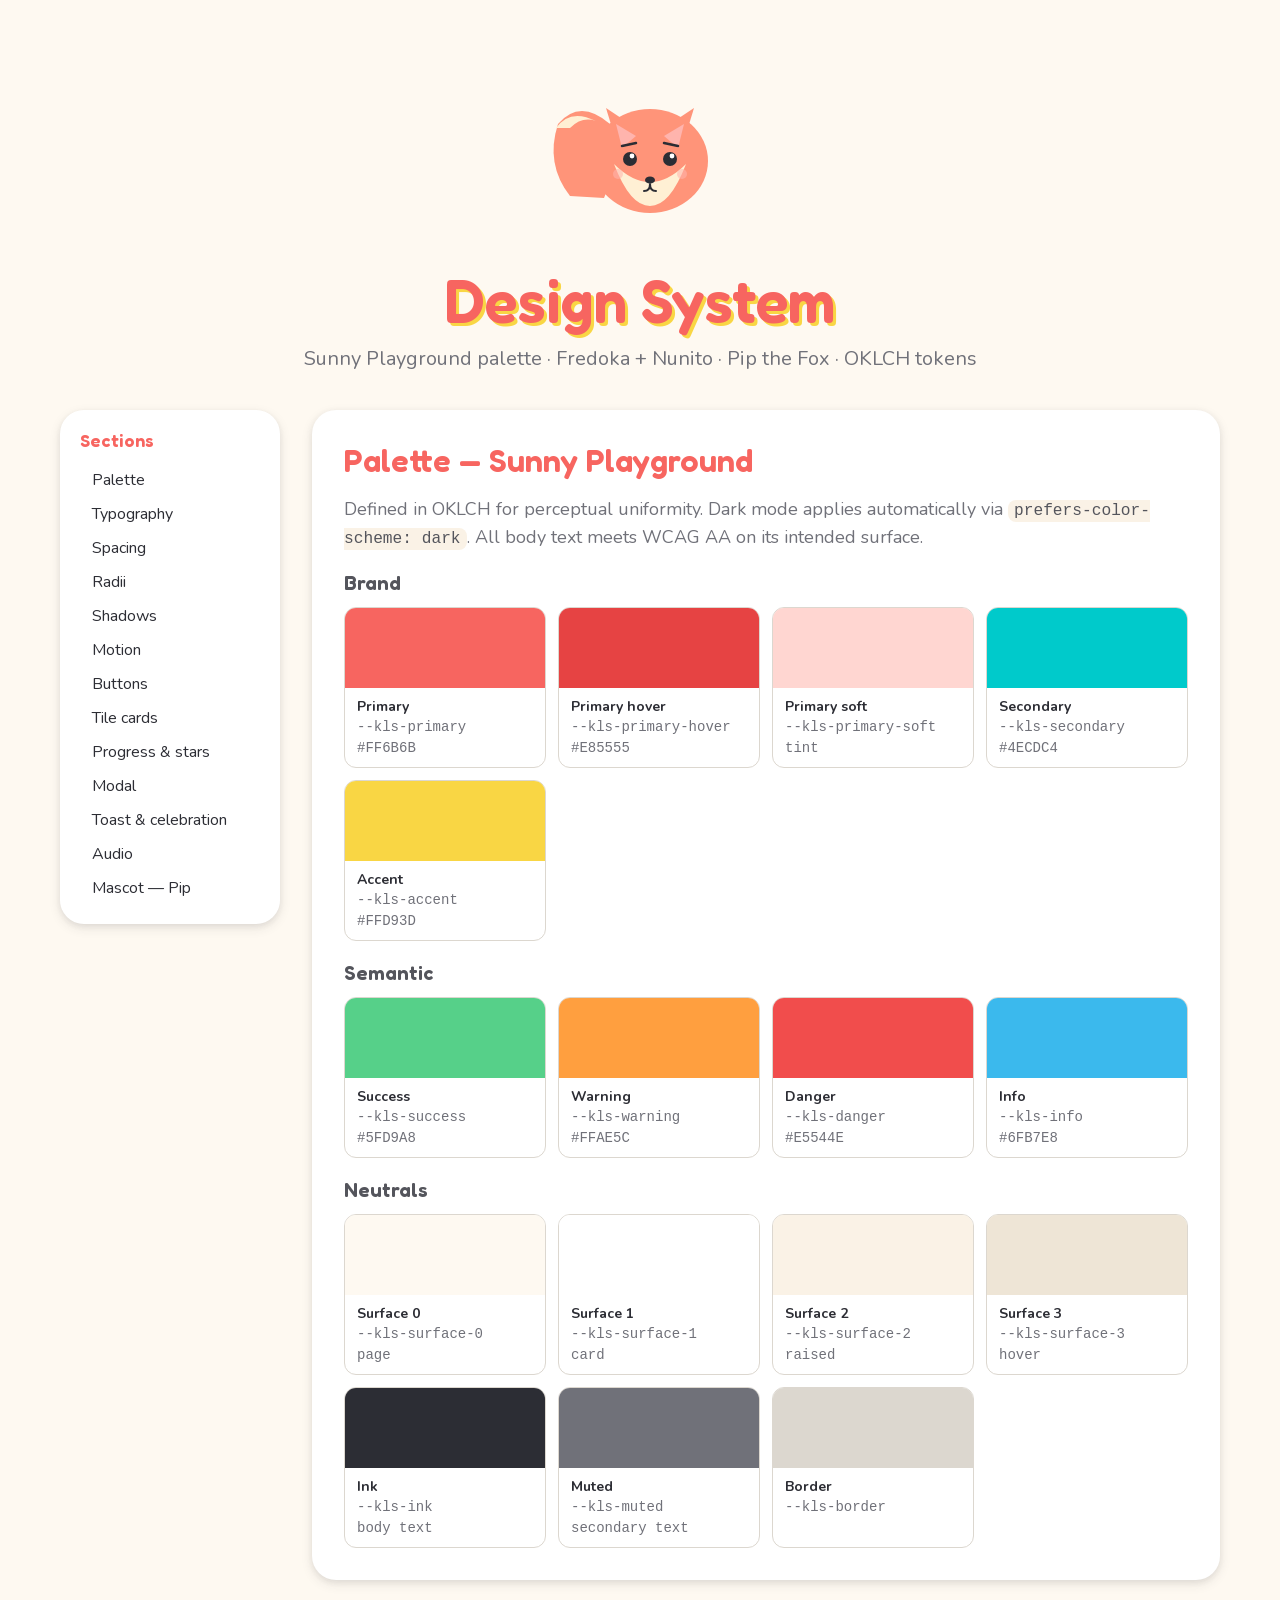
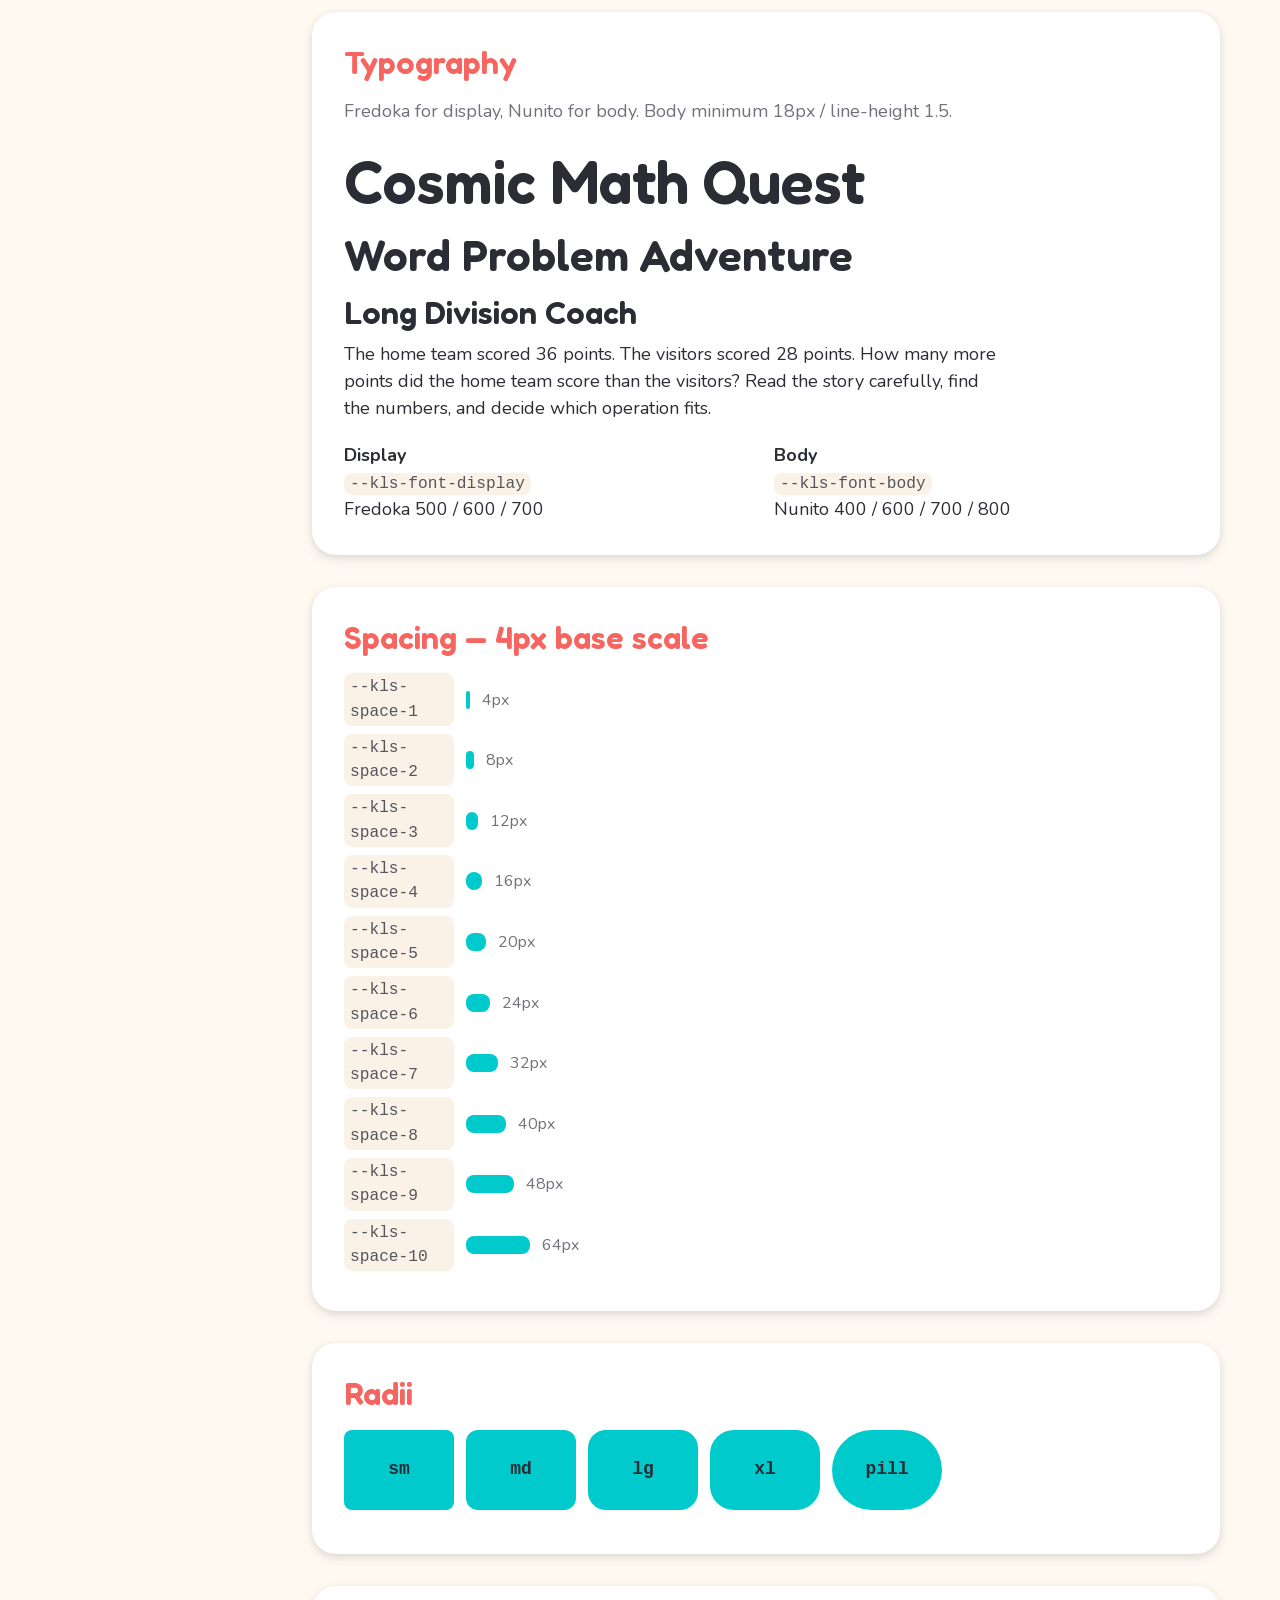
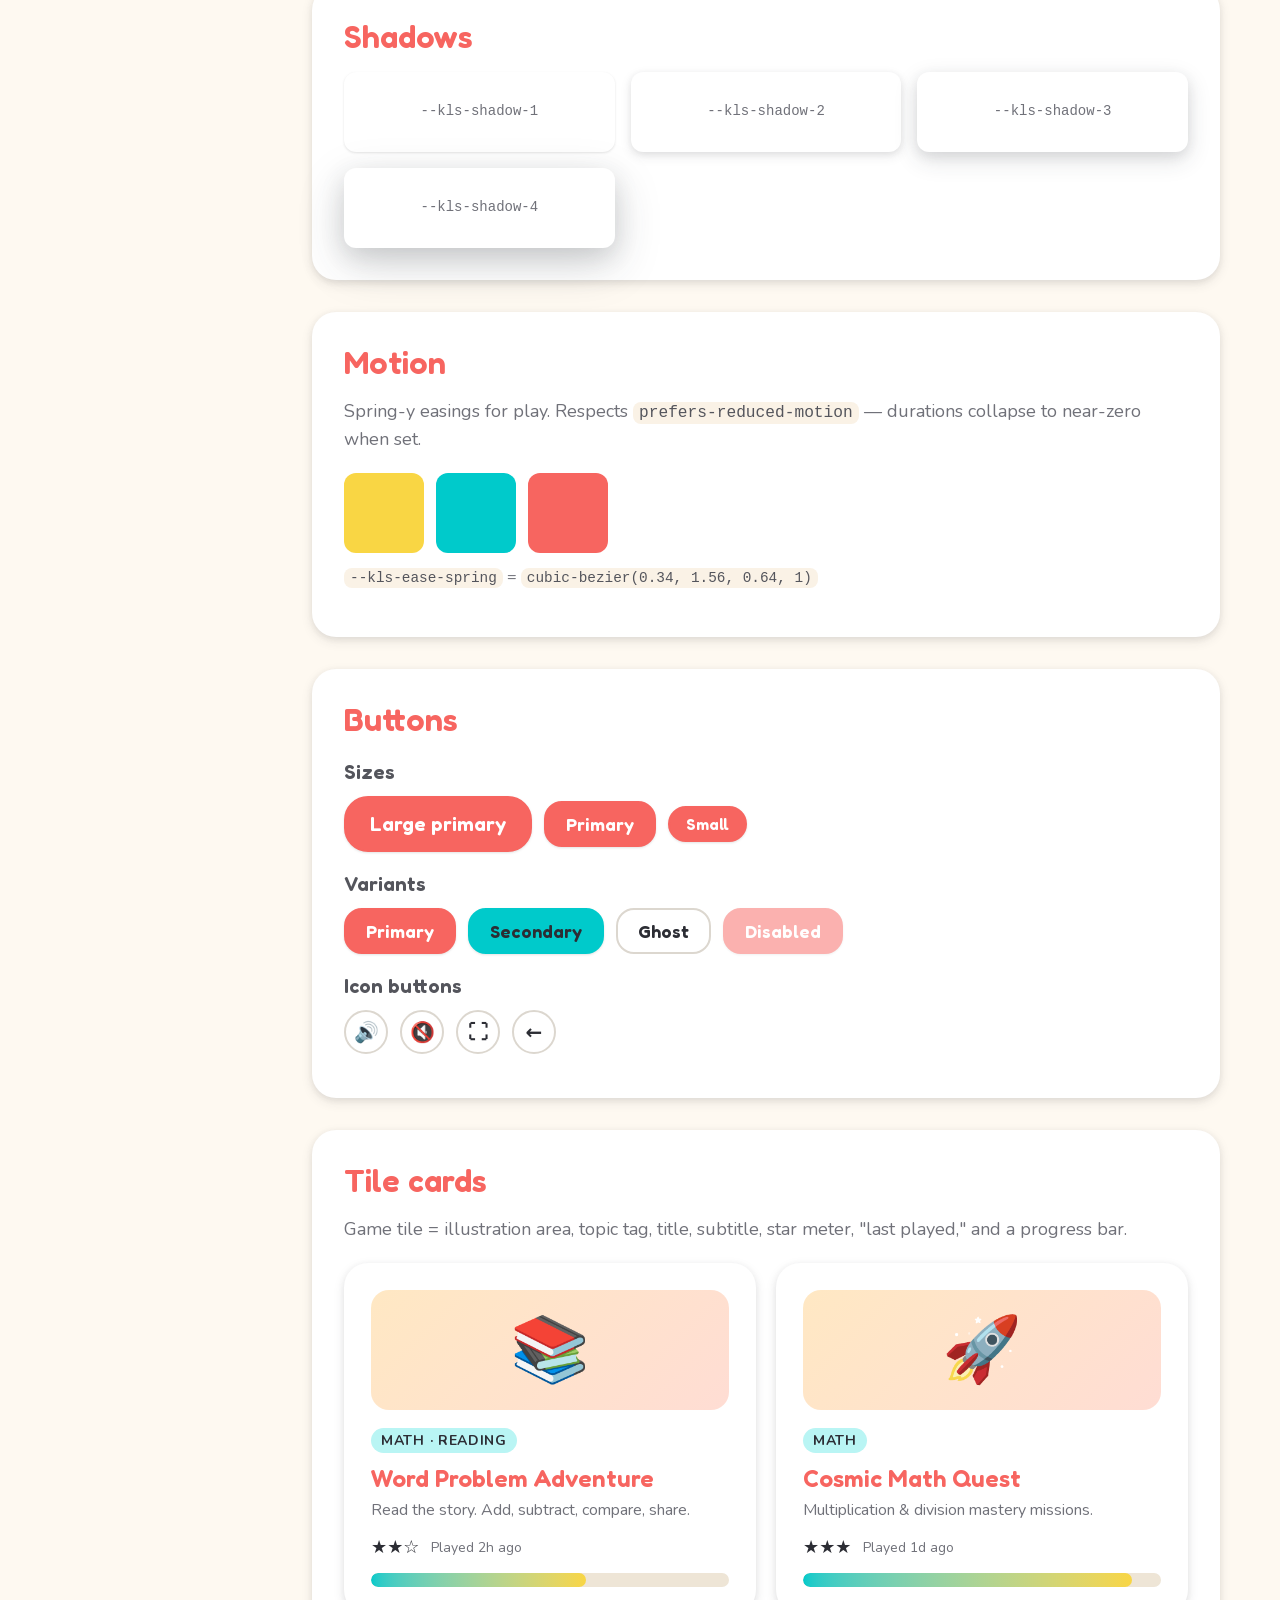
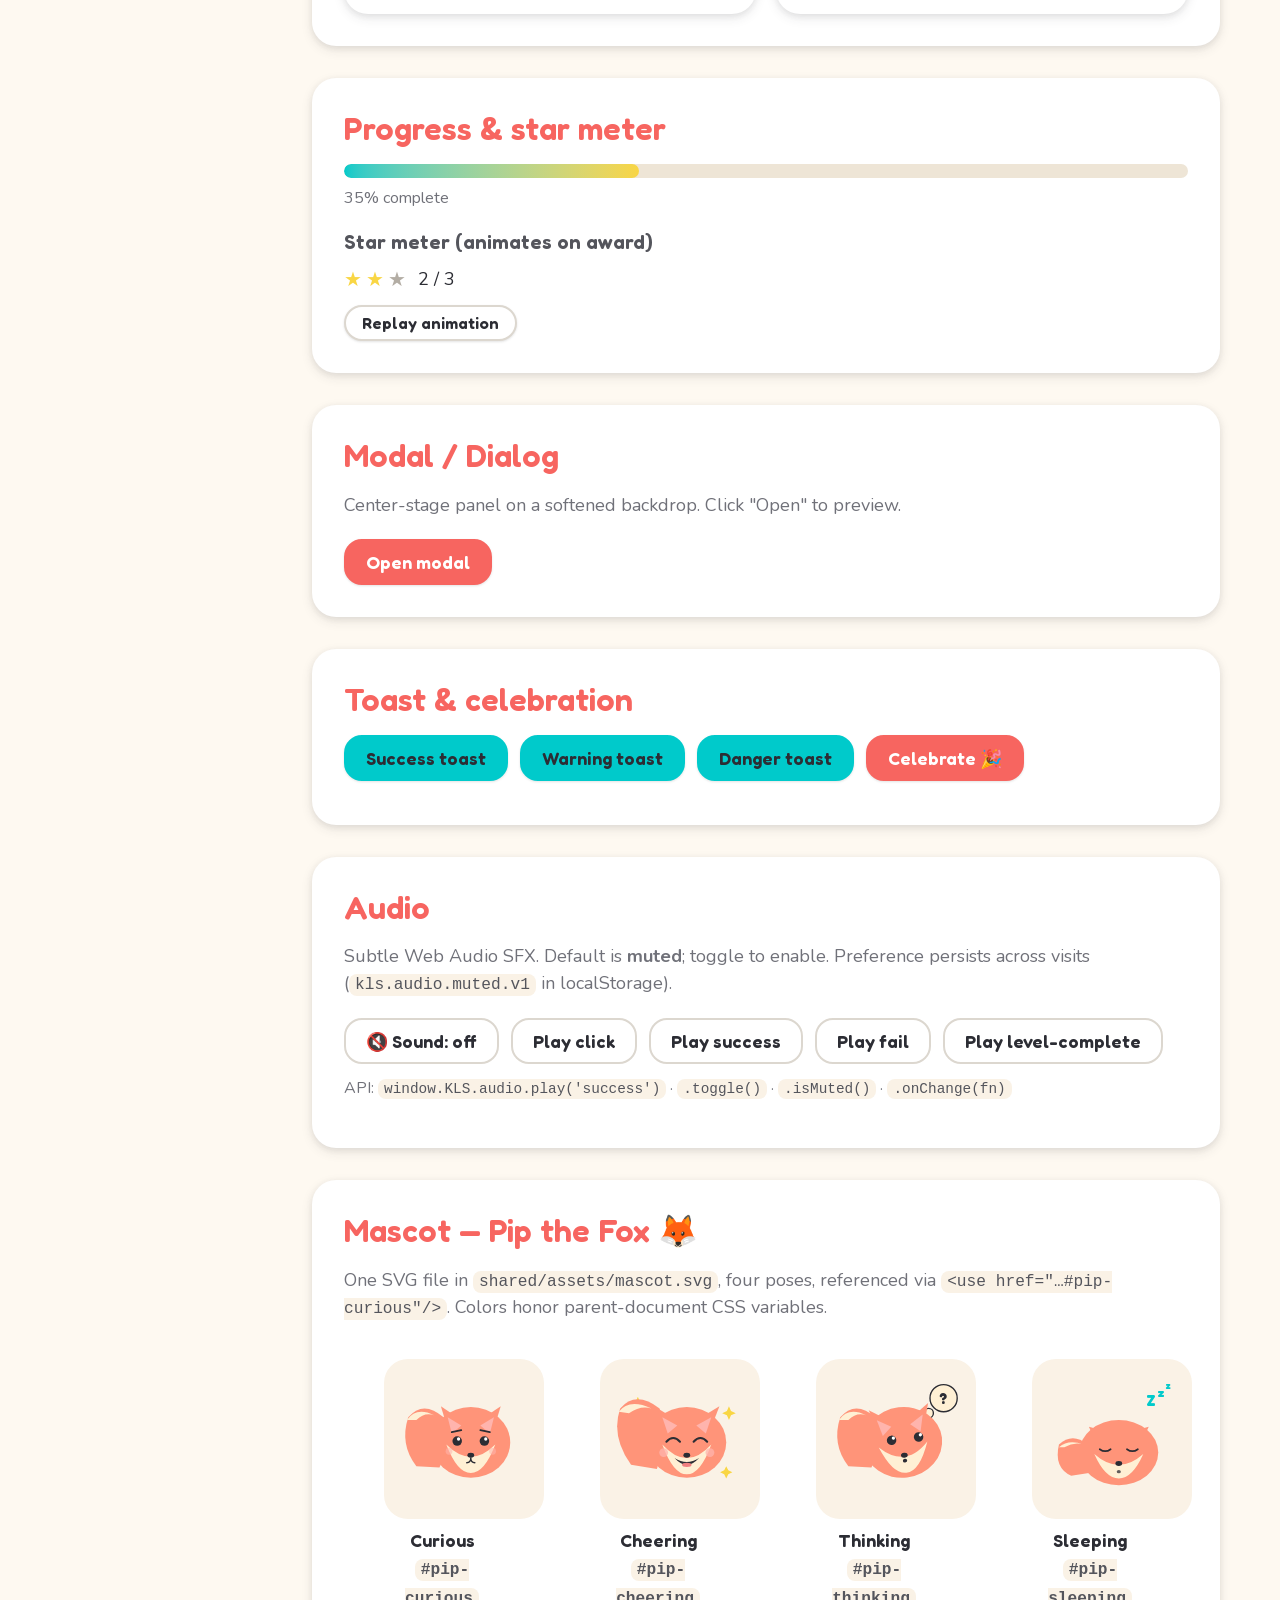
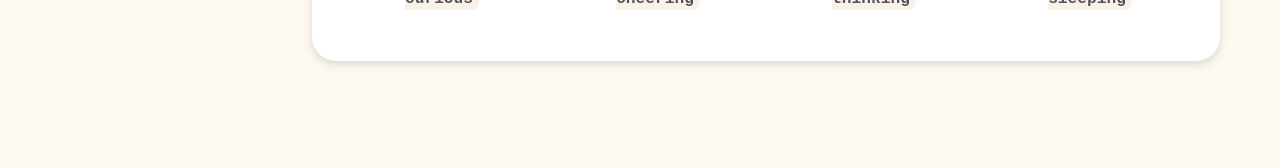
<file: design-system.html>
<!doctype html>
<html lang="en">
<head>
  <meta charset="utf-8">
  <meta name="viewport" content="width=device-width, initial-scale=1">
  <title>Design System — Kids Learning Space</title>
  <!-- Self-hosted fonts (bundled, no network dependency). See shared/fonts/. -->
  <link rel="stylesheet" href="shared/styles/fonts.css">
  <link rel="stylesheet" href="shared/styles/tokens.css">
  <link rel="stylesheet" href="shared/styles/components.css">
  <style>
    /* Preview-page layout (not part of the design system) */
    .ds-header {
      text-align: center;
      padding: var(--kls-space-8) var(--kls-space-5) var(--kls-space-4);
      max-width: 900px;
      margin: 0 auto;
    }
    .ds-header__title {
      font-family: var(--kls-font-display);
      font-size: clamp(var(--kls-fs-2xl), 6vw, var(--kls-fs-4xl));
      color: var(--kls-primary);
      text-shadow: 3px 3px 0 var(--kls-accent);
      margin: 0 0 var(--kls-space-2);
    }
    .ds-header__lead {
      font-size: var(--kls-fs-lg);
      color: var(--kls-muted);
      margin: 0;
    }
    .ds-hero-mascot {
      width: 200px; height: 200px;
      margin: var(--kls-space-4) auto var(--kls-space-2);
      display: block;
    }

    .ds-page {
      display: grid;
      grid-template-columns: 220px 1fr;
      gap: var(--kls-space-7);
      max-width: 1200px;
      margin: 0 auto;
      padding: var(--kls-space-5) var(--kls-space-5) var(--kls-space-11);
    }
    .ds-nav {
      position: sticky;
      top: var(--kls-space-5);
      align-self: start;
      background: var(--kls-surface-elev);
      border-radius: var(--kls-radius-xl);
      padding: var(--kls-space-5);
      box-shadow: var(--kls-shadow-2);
    }
    .ds-nav h2 {
      font-family: var(--kls-font-display);
      font-size: var(--kls-fs-base);
      margin: 0 0 var(--kls-space-3);
      color: var(--kls-primary);
    }
    .ds-nav ol { list-style: none; padding: 0; margin: 0; }
    .ds-nav li + li { margin-top: 2px; }
    .ds-nav a {
      display: block;
      padding: var(--kls-space-1) var(--kls-space-3);
      color: var(--kls-ink);
      text-decoration: none;
      border-radius: var(--kls-radius-sm);
      font-size: var(--kls-fs-sm);
    }
    .ds-nav a:hover { background: var(--kls-surface-2); }

    section.ds-section {
      background: var(--kls-surface-elev);
      border-radius: var(--kls-radius-xl);
      padding: var(--kls-space-7);
      box-shadow: var(--kls-shadow-2);
      margin-bottom: var(--kls-space-7);
      scroll-margin-top: var(--kls-space-5);
    }
    section.ds-section > h2 {
      font-family: var(--kls-font-display);
      font-size: var(--kls-fs-2xl);
      color: var(--kls-primary);
      margin: 0 0 var(--kls-space-4);
    }
    section.ds-section > h3 {
      font-family: var(--kls-font-display);
      font-size: var(--kls-fs-lg);
      color: var(--kls-ink-soft);
      margin: var(--kls-space-5) 0 var(--kls-space-3);
    }
    .ds-lead { color: var(--kls-muted); margin-bottom: var(--kls-space-5); }

    .ds-swatches {
      display: grid;
      grid-template-columns: repeat(auto-fill, minmax(170px, 1fr));
      gap: var(--kls-space-3);
    }
    .ds-swatch {
      border-radius: var(--kls-radius-md);
      overflow: hidden;
      border: 1px solid var(--kls-border);
      background: var(--kls-surface-1);
    }
    .ds-swatch__chip   { height: 80px; }
    .ds-swatch__meta   { padding: var(--kls-space-2) var(--kls-space-3); font-size: var(--kls-fs-xs); }
    .ds-swatch__name   { font-weight: var(--kls-fw-bold); display: block; color: var(--kls-ink); }
    .ds-swatch__token  { color: var(--kls-muted); font-family: var(--kls-font-mono); display: block; }

    .ds-row    { display: flex; flex-wrap: wrap; gap: var(--kls-space-3); align-items: center; margin-bottom: var(--kls-space-3); }
    .ds-grid   { display: grid; grid-template-columns: repeat(auto-fit, minmax(220px, 1fr)); gap: var(--kls-space-4); }

    .ds-spacing-row { display: flex; align-items: center; gap: var(--kls-space-3); margin-bottom: var(--kls-space-2); }
    .ds-spacing-row code { width: 110px; }
    .ds-spacing-bar { background: var(--kls-secondary); height: 18px; border-radius: var(--kls-radius-sm); }

    .ds-radius {
      width: 110px; height: 80px;
      background: var(--kls-secondary);
      display: flex; align-items: center; justify-content: center;
      font-family: var(--kls-font-mono); font-weight: 700;
      color: var(--kls-ink);
    }

    .ds-shadow {
      height: 80px;
      background: var(--kls-surface-elev);
      border-radius: var(--kls-radius-md);
      display: flex; align-items: center; justify-content: center;
      font-family: var(--kls-font-mono); font-size: var(--kls-fs-xs);
      color: var(--kls-muted);
    }

    .ds-motion-card {
      width: 80px; height: 80px;
      background: var(--kls-accent);
      border-radius: var(--kls-radius-md);
      cursor: pointer;
      transition: transform var(--kls-dur-medium) var(--kls-ease-spring);
    }
    .ds-motion-card:hover { transform: translateY(-14px) rotate(-6deg) scale(1.08); }

    .ds-mascot-grid {
      display: grid;
      grid-template-columns: repeat(auto-fit, minmax(180px, 1fr));
      gap: var(--kls-space-5);
    }
    .ds-mascot { text-align: center; }
    .ds-mascot svg {
      width: 160px; height: 160px;
      background: var(--kls-surface-2);
      border-radius: var(--kls-radius-xl);
      padding: var(--kls-space-3);
      display: block;
      margin: 0 auto;
    }
    .ds-mascot__label {
      margin-top: var(--kls-space-2);
      font-family: var(--kls-font-display);
      font-weight: var(--kls-fw-semibold);
    }

    .ds-typeset h1 { font-size: var(--kls-fs-4xl); margin: 0 0 var(--kls-space-3); }
    .ds-typeset h2 { font-size: var(--kls-fs-3xl); margin: 0 0 var(--kls-space-3); }
    .ds-typeset h3 { font-size: var(--kls-fs-2xl); margin: 0 0 var(--kls-space-2); }
    .ds-typeset p  { font-size: var(--kls-fs-base); line-height: var(--kls-lh-base); margin: 0 0 var(--kls-space-3); max-width: 60ch; }

    @media (max-width: 760px) {
      .ds-page { grid-template-columns: 1fr; }
      .ds-nav  { position: static; }
    }
  </style>
</head>
<body>
  <!-- ====== Inlined symbol library for offline / file:// preview ====== -->
  <svg width="0" height="0" style="position:absolute" aria-hidden="true">
    <defs>
      <symbol id="pip-curious" viewBox="0 0 200 200">
        <path d="M30,140 Q5,108 18,68 Q40,42 70,68 Q82,102 64,142 Z" fill="var(--pip-fur, #FF8A65)"/>
        <path d="M16,72 Q30,52 56,65 Q42,60 30,72 Z" fill="var(--pip-cream, #FFF0E1)"/>
        <ellipse cx="110" cy="105" rx="58" ry="52" fill="var(--pip-fur, #FF8A65)"/>
        <path d="M66,52 L80,98 L102,76 Z" fill="var(--pip-fur, #FF8A65)"/>
        <path d="M76,68 L82,92 L96,80 Z" fill="var(--pip-pink, #FFB39C)"/>
        <path d="M154,52 L140,98 L118,76 Z" fill="var(--pip-fur, #FF8A65)"/>
        <path d="M144,68 L138,92 L124,80 Z" fill="var(--pip-pink, #FFB39C)"/>
        <path d="M74,108 Q110,144 146,108 Q130,150 110,150 Q90,150 74,108 Z" fill="var(--pip-cream, #FFF0E1)"/>
        <path d="M82,90 L96,87"   stroke="var(--pip-ink, #2D3436)" stroke-width="2.5" stroke-linecap="round" fill="none"/>
        <path d="M124,87 L138,90" stroke="var(--pip-ink, #2D3436)" stroke-width="2.5" stroke-linecap="round" fill="none"/>
        <circle cx="90"  cy="103" r="7"   fill="var(--pip-ink, #2D3436)"/>
        <circle cx="130" cy="103" r="7"   fill="var(--pip-ink, #2D3436)"/>
        <circle cx="92"  cy="100" r="2.4" fill="#fff"/>
        <circle cx="132" cy="100" r="2.4" fill="#fff"/>
        <ellipse cx="110" cy="124" rx="5" ry="3.6" fill="var(--pip-ink, #2D3436)"/>
        <path d="M110,128 Q110,135 104,135 M110,128 Q110,135 116,135"
              stroke="var(--pip-ink, #2D3436)" stroke-width="2" fill="none" stroke-linecap="round"/>
        <circle cx="78"  cy="118" r="5" fill="var(--pip-pink, #FFB39C)" opacity="0.55"/>
        <circle cx="142" cy="118" r="5" fill="var(--pip-pink, #FFB39C)" opacity="0.55"/>
      </symbol>

      <symbol id="pip-cheering" viewBox="0 0 200 200">
        <g fill="var(--pip-accent, #FFD93D)">
          <path d="M38,38 l4,9 l9,4 l-9,4 l-4,9 l-4,-9 l-9,-4 l9,-4 z"/>
          <path d="M172,52 l3,7 l7,3 l-7,3 l-3,7 l-3,-7 l-7,-3 l7,-3 z"/>
          <path d="M168,140 l3,6 l6,3 l-6,3 l-3,6 l-3,-6 l-6,-3 l6,-3 z"/>
        </g>
        <path d="M28,138 Q-2,96 12,55 Q35,28 70,55 Q82,98 66,144 Z" fill="var(--pip-fur, #FF8A65)"/>
        <path d="M10,60 Q25,40 58,55 Q42,50 25,62 Z" fill="var(--pip-cream, #FFF0E1)"/>
        <ellipse cx="110" cy="105" rx="58" ry="52" fill="var(--pip-fur, #FF8A65)"/>
        <path d="M62,52 L80,98 L102,76 Z" fill="var(--pip-fur, #FF8A65)"/>
        <path d="M74,68 L82,92 L96,80 Z" fill="var(--pip-pink, #FFB39C)"/>
        <path d="M158,52 L140,98 L118,76 Z" fill="var(--pip-fur, #FF8A65)"/>
        <path d="M146,68 L138,92 L124,80 Z" fill="var(--pip-pink, #FFB39C)"/>
        <path d="M74,108 Q110,148 146,108 Q130,152 110,152 Q90,152 74,108 Z" fill="var(--pip-cream, #FFF0E1)"/>
        <path d="M80,104 Q90,93 100,104"   stroke="var(--pip-ink, #2D3436)" stroke-width="3" fill="none" stroke-linecap="round"/>
        <path d="M120,104 Q130,93 140,104" stroke="var(--pip-ink, #2D3436)" stroke-width="3" fill="none" stroke-linecap="round"/>
        <ellipse cx="110" cy="124" rx="5" ry="3.6" fill="var(--pip-ink, #2D3436)"/>
        <path d="M92,128 Q110,148 128,128 Q110,140 92,128 Z" fill="var(--pip-ink, #2D3436)"/>
        <ellipse cx="110" cy="138" rx="7" ry="3.2" fill="#F08080"/>
        <circle cx="76"  cy="120" r="6.5" fill="var(--pip-pink, #FFB39C)" opacity="0.75"/>
        <circle cx="144" cy="120" r="6.5" fill="var(--pip-pink, #FFB39C)" opacity="0.75"/>
      </symbol>

      <symbol id="pip-thinking" viewBox="0 0 200 200">
        <g fill="var(--pip-cream, #FFF0E1)" stroke="var(--pip-ink, #2D3436)" stroke-width="2">
          <circle cx="170" cy="40" r="20"/>
          <circle cx="148" cy="62" r="7"/>
          <circle cx="138" cy="74" r="4"/>
        </g>
        <text x="170" y="48" text-anchor="middle" font-family="Fredoka, sans-serif" font-size="22" font-weight="700" fill="var(--pip-ink, #2D3436)">?</text>
        <path d="M30,140 Q5,108 18,68 Q40,42 70,68 Q82,102 64,142 Z" fill="var(--pip-fur, #FF8A65)"/>
        <path d="M16,72 Q30,52 56,65 Q42,60 30,72 Z" fill="var(--pip-cream, #FFF0E1)"/>
        <g transform="rotate(-7 110 105)">
          <ellipse cx="110" cy="105" rx="58" ry="52" fill="var(--pip-fur, #FF8A65)"/>
          <path d="M66,52 L80,98 L102,76 Z" fill="var(--pip-fur, #FF8A65)"/>
          <path d="M76,68 L82,92 L96,80 Z" fill="var(--pip-pink, #FFB39C)"/>
          <path d="M154,52 L140,98 L118,76 Z" fill="var(--pip-fur, #FF8A65)"/>
          <path d="M144,68 L138,92 L124,80 Z" fill="var(--pip-pink, #FFB39C)"/>
          <path d="M74,108 Q110,144 146,108 Q130,150 110,150 Q90,150 74,108 Z" fill="var(--pip-cream, #FFF0E1)"/>
          <circle cx="94"  cy="100" r="7"   fill="var(--pip-ink, #2D3436)"/>
          <circle cx="134" cy="100" r="7"   fill="var(--pip-ink, #2D3436)"/>
          <circle cx="97"  cy="97"  r="2.4" fill="#fff"/>
          <circle cx="137" cy="97"  r="2.4" fill="#fff"/>
          <ellipse cx="110" cy="124" rx="5"   ry="3.6" fill="var(--pip-ink, #2D3436)"/>
          <ellipse cx="110" cy="132" rx="3.2" ry="2.6" fill="var(--pip-ink, #2D3436)"/>
        </g>
      </symbol>

      <symbol id="pip-sleeping" viewBox="0 0 200 200">
        <g fill="var(--kls-secondary, #4ECDC4)" font-family="Fredoka, sans-serif" font-weight="700">
          <text x="150" y="52" font-size="22">Z</text>
          <text x="166" y="38" font-size="17">z</text>
          <text x="178" y="26" font-size="13">z</text>
        </g>
        <path d="M40,154 Q14,142 22,108 Q42,90 64,108 Q74,130 66,150 Z" fill="var(--pip-fur, #FF8A65)"/>
        <path d="M22,112 Q36,100 58,108 Q44,104 30,112 Z" fill="var(--pip-cream, #FFF0E1)"/>
        <ellipse cx="110" cy="120" rx="58" ry="48" fill="var(--pip-fur, #FF8A65)"/>
        <path d="M66,82 Q72,100 92,93 Q76,84 66,82 Z" fill="var(--pip-fur, #FF8A65)"/>
        <path d="M154,82 Q148,100 128,93 Q144,84 154,82 Z" fill="var(--pip-fur, #FF8A65)"/>
        <path d="M74,122 Q110,154 146,122 Q130,158 110,158 Q90,158 74,122 Z" fill="var(--pip-cream, #FFF0E1)"/>
        <path d="M82,115 Q90,121 98,115"   stroke="var(--pip-ink, #2D3436)" stroke-width="2.5" fill="none" stroke-linecap="round"/>
        <path d="M122,115 Q130,121 138,115" stroke="var(--pip-ink, #2D3436)" stroke-width="2.5" fill="none" stroke-linecap="round"/>
        <ellipse cx="110" cy="136" rx="5" ry="3.6" fill="var(--pip-ink, #2D3436)"/>
        <ellipse cx="110" cy="148" rx="3" ry="2.5" fill="var(--pip-ink, #2D3436)" opacity="0.75"/>
      </symbol>
    </defs>
  </svg>

  <header class="ds-header">
    <svg class="ds-hero-mascot" viewBox="0 0 200 200" role="img" aria-label="Pip the fox waving">
      <use href="#pip-curious"/>
    </svg>
    <h1 class="ds-header__title">Design System</h1>
    <p class="ds-header__lead">
      Sunny Playground palette · Fredoka + Nunito · Pip the Fox · OKLCH tokens
    </p>
  </header>

  <div class="ds-page">
    <nav class="ds-nav" aria-label="Sections">
      <h2>Sections</h2>
      <ol>
        <li><a href="#palette">Palette</a></li>
        <li><a href="#typography">Typography</a></li>
        <li><a href="#spacing">Spacing</a></li>
        <li><a href="#radii">Radii</a></li>
        <li><a href="#shadows">Shadows</a></li>
        <li><a href="#motion">Motion</a></li>
        <li><a href="#buttons">Buttons</a></li>
        <li><a href="#tiles">Tile cards</a></li>
        <li><a href="#progress">Progress &amp; stars</a></li>
        <li><a href="#modal">Modal</a></li>
        <li><a href="#toast">Toast &amp; celebration</a></li>
        <li><a href="#audio">Audio</a></li>
        <li><a href="#mascot">Mascot — Pip</a></li>
      </ol>
    </nav>

    <main>
      <section class="ds-section" id="palette">
        <h2>Palette — Sunny Playground</h2>
        <p class="ds-lead">
          Defined in OKLCH for perceptual uniformity. Dark mode applies automatically via <code>prefers-color-scheme: dark</code>. All body text meets WCAG AA on its intended surface.
        </p>
        <h3>Brand</h3>
        <div class="ds-swatches" id="sw-brand"></div>
        <h3>Semantic</h3>
        <div class="ds-swatches" id="sw-semantic"></div>
        <h3>Neutrals</h3>
        <div class="ds-swatches" id="sw-neutrals"></div>
      </section>

      <section class="ds-section" id="typography">
        <h2>Typography</h2>
        <p class="ds-lead">
          Fredoka for display, Nunito for body. Body minimum 18px / line-height 1.5.
        </p>
        <div class="ds-typeset">
          <h1>Cosmic Math Quest</h1>
          <h2>Word Problem Adventure</h2>
          <h3>Long Division Coach</h3>
          <p>
            The home team scored 36 points. The visitors scored 28 points. How many more points did the home team score than the visitors? Read the story carefully, find the numbers, and decide which operation fits.
          </p>
        </div>
        <div class="ds-grid" style="margin-top: var(--kls-space-5);">
          <div><strong>Display</strong><br><code>--kls-font-display</code><br>Fredoka 500 / 600 / 700</div>
          <div><strong>Body</strong><br><code>--kls-font-body</code><br>Nunito 400 / 600 / 700 / 800</div>
        </div>
      </section>

      <section class="ds-section" id="spacing">
        <h2>Spacing — 4px base scale</h2>
        <div id="ds-spacing"></div>
      </section>

      <section class="ds-section" id="radii">
        <h2>Radii</h2>
        <div class="ds-row" id="ds-radii"></div>
      </section>

      <section class="ds-section" id="shadows">
        <h2>Shadows</h2>
        <div class="ds-grid" id="ds-shadows"></div>
      </section>

      <section class="ds-section" id="motion">
        <h2>Motion</h2>
        <p class="ds-lead">
          Spring-y easings for play. Respects <code>prefers-reduced-motion</code> — durations collapse to near-zero when set.
        </p>
        <div class="ds-row">
          <div class="ds-motion-card" title="Hover me"></div>
          <div class="ds-motion-card" style="background: var(--kls-secondary);" title="Hover me"></div>
          <div class="ds-motion-card" style="background: var(--kls-primary);" title="Hover me"></div>
        </div>
        <p style="font-size: var(--kls-fs-sm); color: var(--kls-muted); margin-top: var(--kls-space-3);">
          <code>--kls-ease-spring</code> = <code>cubic-bezier(0.34, 1.56, 0.64, 1)</code>
        </p>
      </section>

      <section class="ds-section" id="buttons">
        <h2>Buttons</h2>
        <h3>Sizes</h3>
        <div class="ds-row">
          <button class="kls-btn kls-btn--primary kls-btn--lg" type="button">Large primary</button>
          <button class="kls-btn kls-btn--primary"             type="button">Primary</button>
          <button class="kls-btn kls-btn--primary kls-btn--sm" type="button">Small</button>
        </div>
        <h3>Variants</h3>
        <div class="ds-row">
          <button class="kls-btn kls-btn--primary"   type="button">Primary</button>
          <button class="kls-btn kls-btn--secondary" type="button">Secondary</button>
          <button class="kls-btn kls-btn--ghost"     type="button">Ghost</button>
          <button class="kls-btn kls-btn--primary"   type="button" disabled>Disabled</button>
        </div>
        <h3>Icon buttons</h3>
        <div class="ds-row">
          <button class="kls-btn kls-btn--icon kls-btn--ghost" type="button" aria-label="Sound on">🔊</button>
          <button class="kls-btn kls-btn--icon kls-btn--ghost" type="button" aria-label="Sound off">🔇</button>
          <button class="kls-btn kls-btn--icon kls-btn--ghost" type="button" aria-label="Fullscreen">⛶</button>
          <button class="kls-btn kls-btn--icon kls-btn--ghost" type="button" aria-label="Back to hub">←</button>
        </div>
      </section>

      <section class="ds-section" id="tiles">
        <h2>Tile cards</h2>
        <p class="ds-lead">Game tile = illustration area, topic tag, title, subtitle, star meter, "last played," and a progress bar.</p>
        <div class="hub__tiles">
          <a class="tile" href="#">
            <div class="tile__illo">📚</div>
            <span class="tile__tag tile__tag--math">Math · Reading</span>
            <h3 class="tile__title">Word Problem Adventure</h3>
            <p class="tile__subtitle">Read the story. Add, subtract, compare, share.</p>
            <div class="tile__stats">
              <span class="tile__stars" aria-label="2 of 3 stars">★★☆</span>
              <span class="tile__lastplayed">Played 2h ago</span>
            </div>
            <div class="kls-progress" style="margin-top: var(--kls-space-3);" aria-label="60% complete">
              <div class="kls-progress__fill" style="width: 60%;"></div>
            </div>
          </a>
          <a class="tile" href="#">
            <div class="tile__illo">🚀</div>
            <span class="tile__tag tile__tag--math">Math</span>
            <h3 class="tile__title">Cosmic Math Quest</h3>
            <p class="tile__subtitle">Multiplication &amp; division mastery missions.</p>
            <div class="tile__stats">
              <span class="tile__stars">★★★</span>
              <span class="tile__lastplayed">Played 1d ago</span>
            </div>
            <div class="kls-progress" style="margin-top: var(--kls-space-3);">
              <div class="kls-progress__fill" style="width: 92%;"></div>
            </div>
          </a>
        </div>
      </section>

      <section class="ds-section" id="progress">
        <h2>Progress &amp; star meter</h2>
        <div class="kls-progress" style="margin-bottom: var(--kls-space-2);">
          <div class="kls-progress__fill" style="width: 35%;"></div>
        </div>
        <span class="kls-progress__label">35% complete</span>
        <h3>Star meter (animates on award)</h3>
        <div class="ds-row" id="ds-star-meter"></div>
        <button class="kls-btn kls-btn--sm" type="button" id="ds-replay-stars">Replay animation</button>
      </section>

      <section class="ds-section" id="modal">
        <h2>Modal / Dialog</h2>
        <p class="ds-lead">Center-stage panel on a softened backdrop. Click "Open" to preview.</p>
        <button class="kls-btn kls-btn--primary" type="button" id="ds-open-modal">Open modal</button>
      </section>

      <section class="ds-section" id="toast">
        <h2>Toast &amp; celebration</h2>
        <div class="ds-row">
          <button class="kls-btn kls-btn--secondary" type="button" data-toast="success">Success toast</button>
          <button class="kls-btn kls-btn--secondary" type="button" data-toast="warning">Warning toast</button>
          <button class="kls-btn kls-btn--secondary" type="button" data-toast="danger">Danger toast</button>
          <button class="kls-btn kls-btn--primary"   type="button" id="ds-celebrate">Celebrate 🎉</button>
        </div>
      </section>

      <section class="ds-section" id="audio">
        <h2>Audio</h2>
        <p class="ds-lead">
          Subtle Web Audio SFX. Default is <strong>muted</strong>; toggle to enable. Preference persists across visits (<code>kls.audio.muted.v1</code> in localStorage).
        </p>
        <div class="ds-row">
          <button class="kls-btn kls-btn--ghost" type="button" id="ds-audio-toggle"></button>
          <button class="kls-btn kls-btn--ghost" type="button" data-sfx="click">Play click</button>
          <button class="kls-btn kls-btn--ghost" type="button" data-sfx="success">Play success</button>
          <button class="kls-btn kls-btn--ghost" type="button" data-sfx="fail">Play fail</button>
          <button class="kls-btn kls-btn--ghost" type="button" data-sfx="level-complete">Play level-complete</button>
        </div>
        <p style="margin-top: var(--kls-space-3); color: var(--kls-muted); font-size: var(--kls-fs-sm);">
          API: <code>window.KLS.audio.play('success')</code> · <code>.toggle()</code> · <code>.isMuted()</code> · <code>.onChange(fn)</code>
        </p>
      </section>

      <section class="ds-section" id="mascot">
        <h2>Mascot — Pip the Fox 🦊</h2>
        <p class="ds-lead">
          One SVG file in <code>shared/assets/mascot.svg</code>, four poses, referenced via <code>&lt;use href="…#pip-curious"/&gt;</code>. Colors honor parent-document CSS variables.
        </p>
        <div class="ds-mascot-grid">
          <figure class="ds-mascot">
            <svg viewBox="0 0 200 200" role="img" aria-label="Pip looking curious"><use href="#pip-curious"/></svg>
            <figcaption class="ds-mascot__label">Curious<br><code>#pip-curious</code></figcaption>
          </figure>
          <figure class="ds-mascot">
            <svg viewBox="0 0 200 200" role="img" aria-label="Pip cheering"><use href="#pip-cheering"/></svg>
            <figcaption class="ds-mascot__label">Cheering<br><code>#pip-cheering</code></figcaption>
          </figure>
          <figure class="ds-mascot">
            <svg viewBox="0 0 200 200" role="img" aria-label="Pip thinking"><use href="#pip-thinking"/></svg>
            <figcaption class="ds-mascot__label">Thinking<br><code>#pip-thinking</code></figcaption>
          </figure>
          <figure class="ds-mascot">
            <svg viewBox="0 0 200 200" role="img" aria-label="Pip sleeping"><use href="#pip-sleeping"/></svg>
            <figcaption class="ds-mascot__label">Sleeping<br><code>#pip-sleeping</code></figcaption>
          </figure>
        </div>
      </section>
    </main>
  </div>

  <script src="shared/scripts/audio.js"></script>
  <script src="shared/scripts/celebrate.js"></script>
  <script>
    // ----- palette swatches -----
    const PALETTES = {
      brand: [
        ['Primary',         '--kls-primary',         '#FF6B6B'],
        ['Primary hover',   '--kls-primary-hover',   '#E85555'],
        ['Primary soft',    '--kls-primary-soft',    'tint'],
        ['Secondary',       '--kls-secondary',       '#4ECDC4'],
        ['Accent',          '--kls-accent',          '#FFD93D'],
      ],
      semantic: [
        ['Success', '--kls-success', '#5FD9A8'],
        ['Warning', '--kls-warning', '#FFAE5C'],
        ['Danger',  '--kls-danger',  '#E5544E'],
        ['Info',    '--kls-info',    '#6FB7E8'],
      ],
      neutrals: [
        ['Surface 0', '--kls-surface-0', 'page'],
        ['Surface 1', '--kls-surface-1', 'card'],
        ['Surface 2', '--kls-surface-2', 'raised'],
        ['Surface 3', '--kls-surface-3', 'hover'],
        ['Ink',       '--kls-ink',       'body text'],
        ['Muted',     '--kls-muted',     'secondary text'],
        ['Border',    '--kls-border',    ''],
      ],
    };
    function buildSwatches(targetId, list) {
      const root = document.getElementById(targetId);
      list.forEach(([name, token, note]) => {
        const w = document.createElement('div');
        w.className = 'ds-swatch';
        w.innerHTML = `
          <div class="ds-swatch__chip" style="background: var(${token});"></div>
          <div class="ds-swatch__meta">
            <span class="ds-swatch__name">${name}</span>
            <span class="ds-swatch__token">${token}</span>
            <span class="ds-swatch__token">${note}</span>
          </div>`;
        root.appendChild(w);
      });
    }
    buildSwatches('sw-brand',    PALETTES.brand);
    buildSwatches('sw-semantic', PALETTES.semantic);
    buildSwatches('sw-neutrals', PALETTES.neutrals);

    // ----- spacing -----
    const spacingRoot = document.getElementById('ds-spacing');
    [1,2,3,4,5,6,7,8,9,10].forEach((i) => {
      const row = document.createElement('div');
      row.className = 'ds-spacing-row';
      row.innerHTML = `
        <code>--kls-space-${i}</code>
        <div class="ds-spacing-bar" style="width: var(--kls-space-${i});"></div>
        <span style="font-size: var(--kls-fs-sm); color: var(--kls-muted);"></span>`;
      spacingRoot.appendChild(row);
      const px = getComputedStyle(document.documentElement)
        .getPropertyValue(`--kls-space-${i}`).trim();
      row.querySelector('span').textContent = px;
    });

    // ----- radii -----
    const radiiRoot = document.getElementById('ds-radii');
    ['sm','md','lg','xl','pill'].forEach((k) => {
      const card = document.createElement('div');
      card.className = 'ds-radius';
      card.style.borderRadius = `var(--kls-radius-${k})`;
      card.textContent = k;
      radiiRoot.appendChild(card);
    });

    // ----- shadows -----
    const shadowRoot = document.getElementById('ds-shadows');
    [1,2,3,4].forEach((k) => {
      const card = document.createElement('div');
      card.className = 'ds-shadow';
      card.style.boxShadow = `var(--kls-shadow-${k})`;
      card.textContent = `--kls-shadow-${k}`;
      shadowRoot.appendChild(card);
    });

    // ----- star meter -----
    const starRoot = document.getElementById('ds-star-meter');
    function renderStars(filled) {
      starRoot.innerHTML = '';
      const wrap = document.createElement('div');
      wrap.className = 'kls-stars';
      for (let i = 0; i < 3; i++) {
        const s = document.createElement('span');
        s.className = 'kls-stars__pip' + (i < filled ? ' kls-stars__pip--on' : '');
        s.textContent = '★';
        wrap.appendChild(s);
      }
      starRoot.appendChild(wrap);
      starRoot.append(' ' + filled + ' / 3');
    }
    renderStars(2);
    document.getElementById('ds-replay-stars').addEventListener('click', () => {
      renderStars(0);
      setTimeout(() => renderStars(3), 220);
      if (window.KLS && window.KLS.audio) window.KLS.audio.play('success');
    });

    // ----- modal -----
    document.getElementById('ds-open-modal').addEventListener('click', () => {
      const m = document.createElement('div');
      m.className = 'kls-modal';
      m.innerHTML = `
        <div class="kls-modal__panel" role="dialog" aria-modal="true" aria-labelledby="ds-modal-title">
          <h2 class="kls-modal__title" id="ds-modal-title">Nice work!</h2>
          <div class="kls-modal__body">
            <p>You finished 10 questions in a row. Want to keep going or take a break?</p>
          </div>
          <div class="kls-modal__actions">
            <button class="kls-btn kls-btn--ghost"   type="button" data-close>Take a break</button>
            <button class="kls-btn kls-btn--primary" type="button" data-close>Keep going</button>
          </div>
        </div>`;
      document.body.appendChild(m);
      m.addEventListener('click', (e) => {
        if (e.target === m || e.target.matches('[data-close]')) m.remove();
      });
    });

    // ----- toast -----
    function showToast(kind, msg) {
      const t = document.createElement('div');
      t.className = 'kls-toast' + (kind ? ' kls-toast--' + kind : '');
      t.textContent = msg;
      document.body.appendChild(t);
      setTimeout(() => t.remove(), 2400);
    }
    document.querySelectorAll('[data-toast]').forEach((b) => {
      b.addEventListener('click', () => {
        const k = b.dataset.toast;
        showToast(k, { success: '🎉 You got it!', warning: '⚠️ Try again carefully', danger: '❌ Not quite right' }[k]);
        if (window.KLS && window.KLS.audio) window.KLS.audio.play(k === 'success' ? 'success' : 'fail');
      });
    });

    // ----- celebration -----
    document.getElementById('ds-celebrate').addEventListener('click', () => {
      const c = document.createElement('div');
      c.className = 'kls-celebration';
      c.innerHTML = `
        <div class="kls-celebration__panel">
          <div class="kls-celebration__icon">🎉</div>
          <h2 class="kls-celebration__title">Level Complete!</h2>
          <p>Pip is proud of you.</p>
          <button class="kls-btn kls-btn--primary" type="button" data-close>Awesome</button>
        </div>`;
      document.body.appendChild(c);
      c.addEventListener('click', (e) => {
        if (e.target === c || e.target.matches('[data-close]')) c.remove();
      });
      if (window.KLS && window.KLS.audio) window.KLS.audio.play('level-complete');
      if (window.KLS && window.KLS.celebrate) window.KLS.celebrate.fire();
    });

    // ----- audio toggle -----
    const audio = window.KLS.audio;
    const audioBtn = document.getElementById('ds-audio-toggle');
    function renderAudioBtn() {
      audioBtn.textContent = audio.isMuted() ? '🔇 Sound: off' : '🔊 Sound: on';
    }
    renderAudioBtn();
    audio.onChange(renderAudioBtn);
    audioBtn.addEventListener('click', () => audio.toggle());
    document.querySelectorAll('[data-sfx]').forEach((b) => {
      b.addEventListener('click', () => audio.play(b.dataset.sfx));
    });
  </script>
</body>
</html>
</file>
<file: shared/styles/tokens.css>
/*
 * Kids Learning Space — Design Tokens
 * Palette: Sunny Playground
 * Color model: OKLCH (perceptually uniform).
 *
 * OKLCH is supported in Chrome 111+, Safari 15.4+, Firefox 113+.
 * Where the parent document loads the mascot SVG via <use>, custom
 * properties from this file cascade into the external SVG.
 */

:root {
  color-scheme: light dark;

  /* ===== Color: brand ===== */
  --kls-primary:         oklch(0.69 0.18 25);    /* coral    ~#FF6B6B */
  --kls-primary-hover:   oklch(0.62 0.20 25);    /*          ~#E85555 */
  --kls-primary-press:   oklch(0.55 0.21 25);    /*          ~#C73B3B */
  --kls-primary-soft:    oklch(0.92 0.06 25);    /* tint, badges */
  --kls-on-primary:      #ffffff;

  --kls-secondary:       oklch(0.76 0.13 195);   /* teal     ~#4ECDC4 */
  --kls-secondary-hover: oklch(0.69 0.14 195);
  --kls-secondary-soft:  oklch(0.93 0.04 195);

  --kls-accent:          oklch(0.88 0.16 95);    /* sunshine ~#FFD93D */
  --kls-accent-hover:    oklch(0.83 0.17 95);
  --kls-accent-soft:     oklch(0.95 0.06 95);

  /* ===== Color: semantic ===== */
  --kls-success:         oklch(0.77 0.15 155);   /* mint     ~#5FD9A8 */
  --kls-warning:         oklch(0.79 0.16 60);    /* peach    ~#FFAE5C */
  --kls-danger:          oklch(0.65 0.20 25);    /* tomato   ~#E5544E */
  --kls-info:            oklch(0.74 0.13 230);   /* sky      ~#6FB7E8 */

  /* ===== Color: neutrals (surface ramp) ===== */
  --kls-surface-0:       oklch(0.985 0.012 80);  /* page bg  ~#FEFAEC cream */
  --kls-surface-1:       oklch(1.000 0     0);   /* card     #FFFFFF */
  --kls-surface-2:       oklch(0.965 0.018 80);  /* raised   ~#FAF3E0 */
  --kls-surface-3:       oklch(0.925 0.022 80);  /* hover    ~#F0E7CC */
  --kls-surface-elev:    oklch(1.000 0     0);   /* alias for card */
  --kls-surface-overlay: oklch(0.20 0.01 280 / 0.55); /* modal backdrop */

  --kls-ink:             oklch(0.30 0.012 280);  /*          ~#2D3436 */
  --kls-ink-soft:        oklch(0.45 0.012 280);
  --kls-muted:           oklch(0.55 0.013 280);  /*          ~#636E72 */
  --kls-border:          oklch(0.88 0.012 80);
  --kls-border-strong:   oklch(0.75 0.015 80);

  /* ===== Spacing (4px scale) ===== */
  --kls-space-0:  0;
  --kls-space-1:  4px;
  --kls-space-2:  8px;
  --kls-space-3:  12px;
  --kls-space-4:  16px;
  --kls-space-5:  20px;
  --kls-space-6:  24px;
  --kls-space-7:  32px;
  --kls-space-8:  40px;
  --kls-space-9:  48px;
  --kls-space-10: 64px;
  --kls-space-11: 80px;
  --kls-space-12: 96px;

  /* ===== Radii ===== */
  --kls-radius-sm:   8px;
  --kls-radius-md:   12px;
  --kls-radius-lg:   18px;
  --kls-radius-xl:   24px;
  --kls-radius-pill: 999px;

  /* ===== Shadows (soft, layered) ===== */
  --kls-shadow-1: 0 1px 2px rgba(45, 52, 54, 0.06),
                  0 1px 3px rgba(45, 52, 54, 0.08);
  --kls-shadow-2: 0 2px 6px rgba(45, 52, 54, 0.08),
                  0 4px 12px rgba(45, 52, 54, 0.10);
  --kls-shadow-3: 0 4px 12px rgba(45, 52, 54, 0.10),
                  0 8px 24px rgba(45, 52, 54, 0.14);
  --kls-shadow-4: 0 8px 24px rgba(45, 52, 54, 0.14),
                  0 16px 48px rgba(45, 52, 54, 0.18);
  --kls-shadow-inset: inset 0 2px 4px rgba(45, 52, 54, 0.10);
  --kls-shadow-focus: 0 0 0 3px oklch(0.88 0.16 95 / 0.6);

  /* ===== Motion ===== */
  --kls-ease-spring:  cubic-bezier(0.34, 1.56, 0.64, 1);
  --kls-ease-out:     cubic-bezier(0.16, 1, 0.3, 1);
  --kls-ease-in-out:  cubic-bezier(0.65, 0, 0.35, 1);
  --kls-dur-quick:    120ms;
  --kls-dur-base:     200ms;
  --kls-dur-medium:   350ms;
  --kls-dur-slow:     600ms;

  /* ===== Typography ===== */
  --kls-font-display: "Fredoka", "Nunito", system-ui, -apple-system, "Segoe UI", sans-serif;
  --kls-font-body:    "Nunito", system-ui, -apple-system, "Segoe UI", sans-serif;
  --kls-font-mono:    "SFMono-Regular", Menlo, Consolas, monospace;

  --kls-fs-xs:   14px;
  --kls-fs-sm:   16px;
  --kls-fs-base: 18px;  /* body minimum */
  --kls-fs-lg:   20px;
  --kls-fs-xl:   24px;
  --kls-fs-2xl:  32px;
  --kls-fs-3xl:  44px;
  --kls-fs-4xl:  60px;

  --kls-lh-tight:  1.2;
  --kls-lh-base:   1.5;  /* body minimum */
  --kls-lh-loose:  1.7;

  --kls-fw-regular:  400;
  --kls-fw-medium:   500;
  --kls-fw-semibold: 600;
  --kls-fw-bold:     700;
  --kls-fw-extra:    800;

  /* ===== Layout ===== */
  --kls-chrome-h: 56px;
  --kls-tap-min:  44px;  /* WCAG 2.5.5 minimum tap target */

  /* ===== Mascot (Pip) palette =====
     Used by shared/assets/mascot.svg via var(--pip-*, fallback). */
  --pip-fur:    oklch(0.78 0.14 35);
  --pip-cream:  oklch(0.96 0.04 80);
  --pip-pink:   oklch(0.85 0.10 25);
  --pip-ink:    oklch(0.30 0.012 280);
  --pip-accent: oklch(0.88 0.16 95);
}

/* ============================================================
   Dark mode — token overrides only, no JS toggle.
   Respects the OS-level prefers-color-scheme setting.
   ============================================================ */
@media (prefers-color-scheme: dark) {
  :root {
    --kls-surface-0:    oklch(0.18 0.012 280);
    --kls-surface-1:    oklch(0.22 0.015 280);
    --kls-surface-2:    oklch(0.26 0.018 280);
    --kls-surface-3:    oklch(0.30 0.020 280);
    --kls-surface-elev: oklch(0.26 0.018 280);
    --kls-surface-overlay: oklch(0.10 0.01 280 / 0.7);

    --kls-ink:           oklch(0.96 0.013 80);
    --kls-ink-soft:      oklch(0.82 0.012 80);
    --kls-muted:         oklch(0.70 0.013 80);
    --kls-border:        oklch(0.35 0.018 280);
    --kls-border-strong: oklch(0.50 0.020 280);

    /* Lift hues for legibility on dark surfaces */
    --kls-primary:         oklch(0.74 0.18 25);
    --kls-primary-hover:   oklch(0.80 0.17 25);
    --kls-primary-press:   oklch(0.66 0.20 25);
    --kls-primary-soft:    oklch(0.36 0.10 25);
    --kls-secondary:       oklch(0.80 0.13 195);
    --kls-secondary-hover: oklch(0.85 0.13 195);
    --kls-secondary-soft:  oklch(0.36 0.08 195);
    --kls-accent:          oklch(0.90 0.16 95);
    --kls-accent-hover:    oklch(0.95 0.15 95);
    --kls-accent-soft:     oklch(0.36 0.10 95);
    --kls-success:         oklch(0.82 0.15 155);
    --kls-warning:         oklch(0.83 0.16 60);
    --kls-danger:          oklch(0.72 0.20 25);
    --kls-info:            oklch(0.80 0.13 230);

    --kls-shadow-1: 0 1px 2px rgba(0, 0, 0, 0.30);
    --kls-shadow-2: 0 2px 6px rgba(0, 0, 0, 0.35),
                    0 4px 12px rgba(0, 0, 0, 0.40);
    --kls-shadow-3: 0 4px 12px rgba(0, 0, 0, 0.40),
                    0 8px 24px rgba(0, 0, 0, 0.45);
    --kls-shadow-4: 0 8px 24px rgba(0, 0, 0, 0.50),
                    0 16px 48px rgba(0, 0, 0, 0.60);
    --kls-shadow-focus: 0 0 0 3px oklch(0.90 0.16 95 / 0.7);
  }
}

/* ============================================================
   Reduced motion — collapse durations and disable spring overshoot.
   ============================================================ */
@media (prefers-reduced-motion: reduce) {
  :root {
    --kls-ease-spring: linear;
    --kls-dur-quick:   0.01ms;
    --kls-dur-base:    0.01ms;
    --kls-dur-medium:  0.01ms;
    --kls-dur-slow:    0.01ms;
  }
  *, *::before, *::after {
    animation-duration:   0.01ms !important;
    animation-iteration-count: 1 !important;
    transition-duration:  0.01ms !important;
    scroll-behavior: auto !important;
  }
}
</file>
<file: shared/styles/fonts.css>
/*
 * Self-hosted web fonts — bundled, no network dependency.
 *
 * Fredoka + Nunito, latin-subset variable woff2 (see ../fonts/). Both are
 * licensed under the SIL Open Font License 1.1 (../fonts/OFL-*.txt), which
 * permits bundling and redistribution. This file replaces the old
 * fonts.googleapis.com <link>s so the hub is fully offline / self-contained.
 *
 * Weight is a variable range so one file per family serves every weight the
 * hub uses (Fredoka 500/600/700, Nunito 400/600/700/800). Any glyph missing
 * from the latin subset falls through the --kls-font-* fallback chain in
 * tokens.css to a system font, so nothing renders as tofu.
 */
@font-face {
  font-family: 'Fredoka';
  font-style: normal;
  font-weight: 500 700;
  font-stretch: 100%;
  font-display: swap;
  src: url('../fonts/fredoka-latin.woff2') format('woff2');
}
@font-face {
  font-family: 'Nunito';
  font-style: normal;
  font-weight: 400 800;
  font-stretch: 100%;
  font-display: swap;
  src: url('../fonts/nunito-latin.woff2') format('woff2');
}
</file>
<file: games/logic-detectives/styles.css>
:root {
  color-scheme: light;
  --paper: #fffdf7;
  --canvas: #f5f0e5;
  --ink: #263c4a;
  --muted: #61727b;
  --line: #d8dfd8;
  --teal: #137d78;
  --teal-deep: #0d625e;
  --teal-wash: #e5f2e9;
  --coral: #d9684e;
  --coral-wash: #fff0e9;
  --gold: #ecc05e;
  --gold-wash: #fff4d3;
  --danger: #a03e39;
  --shadow: 0 5px 0 #deddd0, 0 13px 34px rgb(38 60 74 / 5%);
  --focus: #087d88;
  --piece-ink: #206676;
}

* { box-sizing: border-box; }
[hidden] { display: none !important; }
.sr-only { position: absolute !important; width: 1px !important; height: 1px !important; padding: 0 !important; margin: -1px !important; overflow: hidden !important; clip: rect(0, 0, 0, 0) !important; white-space: nowrap !important; border: 0 !important; }
html { min-height: 100%; scroll-behavior: smooth; }
body {
  margin: 0;
  min-height: 100vh;
  background: radial-gradient(circle, #d8d7c9 1px, transparent 1px) 0 0 / 22px 22px, var(--canvas);
  color: var(--ink);
  font-family: "Nunito", "Segoe UI", Arial, sans-serif;
  font-size: 16px;
  line-height: 1.5;
}
button, input, select { font: inherit; }
button { cursor: pointer; }
button, input, select, a { -webkit-tap-highlight-color: transparent; }
button:focus-visible, input:focus-visible, select:focus-visible, a:focus-visible, [tabindex]:focus-visible {
  outline: 3px solid var(--focus);
  outline-offset: 4px;
}
button:disabled { cursor: default; opacity: .5; }
a { color: var(--teal); text-underline-offset: 3px; }
svg { display: block; max-width: 100%; }
h1, h2, h3, p { margin-top: 0; }
h1, h2, h3 { line-height: 1.15; }
h1, h2 { font-family: "Fredoka", "Nunito", sans-serif; font-weight: 600; }

.app-shell { width: min(1200px, calc(100% - 64px)); margin: 0 auto; padding-bottom: 28px; }
.topbar { display: flex; align-items: center; justify-content: space-between; gap: 24px; padding: 25px 0 23px; }
.brand { display: inline-flex; align-items: center; gap: 13px; color: var(--ink); text-decoration: none; }
.brand-mark { display: grid; place-items: center; width: 52px; height: 52px; flex: 0 0 52px; border: 2px solid var(--ink); border-radius: 17px; background: var(--gold-wash); transform: rotate(-6deg); }
.brand-mark svg { width: 34px; height: 34px; transform: rotate(6deg); }
.brand-copy { display: grid; gap: 1px; }
.brand-copy small { color: var(--muted); font-weight: 800; text-transform: uppercase; font-size: 10px; letter-spacing: .16em; }
.brand-copy strong { font-family: "Fredoka", sans-serif; font-size: 25px; font-weight: 600; }
.top-actions { display: flex; align-items: center; gap: 12px; }
.prototype-tag { padding: 5px 11px; border: 1px dashed #b2b9a5; border-radius: 7px; background: var(--paper); color: var(--muted); font-size: 11px; font-weight: 800; text-transform: uppercase; letter-spacing: .08em; white-space: nowrap; }

.button, .icon-button {
  display: inline-flex; align-items: center; justify-content: center; gap: 8px;
  min-height: 45px; border: 2px solid transparent; border-radius: 12px;
  padding: 10px 19px; background: var(--paper); color: var(--ink);
  font-size: 15px; line-height: 1.25; font-weight: 800; text-decoration: none;
  transition: background .14s, transform .14s, box-shadow .14s;
}
.button:hover:not(:disabled), .icon-button:hover:not(:disabled) { transform: translateY(-2px); }
.button:active:not(:disabled), .icon-button:active:not(:disabled) { transform: translateY(1px); }
.button.primary { border-color: var(--teal-deep); background: var(--teal); color: #fff; box-shadow: 0 3px 0 var(--teal-deep); }
.button.primary:hover:not(:disabled) { background: var(--teal-deep); }
.button.secondary { border-color: var(--line); box-shadow: 0 2px 0 var(--line); }
.button.secondary:hover:not(:disabled) { background: var(--teal-wash); }
.button.ghost { background: transparent; border-color: transparent; color: var(--muted); }
.button.ghost:hover:not(:disabled) { background: var(--paper); color: var(--ink); }
.button.small { min-height: 35px; padding: 7px 12px; border-radius: 9px; font-size: 13px; }
.icon-button { width: 42px; min-height: 42px; padding: 7px; border-color: var(--line); }

.home-hero { display: grid; grid-template-columns: 1.1fr 1fr; align-items: center; gap: 35px; min-height: 360px; padding: 28px 0 30px; }
.hero-copy { padding: 6px 0 15px; }
.eyebrow { margin-bottom: 12px; color: var(--teal); font-size: 12px; line-height: 1.4; font-weight: 800; letter-spacing: .14em; text-transform: uppercase; }
.hero-copy h1 { max-width: 550px; margin-bottom: 17px; font-size: clamp(38px, 4vw, 53px); letter-spacing: -.025em; }
.intro-text { max-width: 490px; margin-bottom: 22px; color: var(--muted); font-size: 17px; line-height: 1.65; }
.grade-switch { display: inline-flex; gap: 5px; padding: 5px; margin-bottom: 18px; border: 1px solid var(--line); border-radius: 13px; background: var(--paper); }
.grade-switch button { min-width: 105px; border: 0; border-radius: 9px; padding: 9px 16px; background: transparent; color: var(--muted); font-size: 15px; font-weight: 800; }
.grade-switch button:hover { background: var(--teal-wash); color: var(--teal-deep); }
.grade-switch button.active { background: var(--ink); color: var(--paper); }
.hero-actions { display: flex; flex-wrap: wrap; gap: 12px; align-items: center; }
.hero-actions > span { color: var(--muted); font-size: 13px; }
.case-illustration { position: relative; padding: 20px; }
.case-illustration > svg { width: 100%; max-height: 330px; overflow: visible; }
.case-card { position: relative; padding: 25px; border: 2px solid var(--ink); border-radius: 16px; background: var(--paper); box-shadow: 7px 7px 0 var(--gold); transform: rotate(2deg); }
.case-card > * { position: relative; }
.case-card h2 { margin-bottom: 10px; font-size: 27px; }
.case-card p { margin-bottom: 0; color: var(--muted); }
.case-card > svg { width: 100%; height: 200px; margin-bottom: 13px; }
.case-stamp { display: inline-block; padding: 4px 10px; margin-top: 12px; margin-bottom: 0; border: 2px solid var(--coral); border-radius: 6px; color: var(--coral); font-size: 11px; font-weight: 800; letter-spacing: .12em; text-transform: uppercase; transform: rotate(-5deg); }
.case-label { display: inline-block; margin-bottom: 10px; color: var(--muted); font-size: 11px; font-weight: 800; text-transform: uppercase; letter-spacing: .1em; }
.section-heading { display: flex; justify-content: space-between; align-items: baseline; gap: 20px; margin: 10px 0 16px; }
.section-heading h2 { margin-bottom: 0; font-size: 24px; }
.section-heading p { margin-bottom: 0; color: var(--muted); font-size: 13px; }
.quick-grid { display: grid; grid-template-columns: repeat(3, 1fr); gap: 18px; }
.quick-card { position: relative; display: grid; grid-template-columns: 50px 1fr; column-gap: 13px; row-gap: 4px; align-content: start; min-height: 149px; padding: 21px; border: 1px solid var(--line); border-radius: 17px; background: var(--paper); color: var(--ink); text-align: left; box-shadow: var(--shadow); transition: transform .15s, border-color .15s; }
.quick-card:hover { transform: translateY(-4px); border-color: var(--teal); }
.quick-icon { display: grid; place-items: center; grid-row: span 3; width: 48px; height: 48px; border-radius: 13px; background: var(--teal-wash); color: var(--teal); font-size: 15px; font-weight: 800; white-space: nowrap; }
.quick-card:nth-child(2) .quick-icon { background: var(--gold-wash); color: #8a5a08; }
.quick-card:nth-child(3) .quick-icon { background: var(--coral-wash); color: var(--coral); }
.quick-icon svg { width: 30px; height: 30px; }
.quick-title { font-family: "Fredoka", sans-serif; font-size: 20px; font-weight: 500; }
.quick-description { color: var(--muted); font-size: 13px; line-height: 1.55; }
.quick-count { margin-top: 6px; color: var(--teal); font-size: 11px; font-weight: 800; letter-spacing: .025em; }
.practice-strip { display: flex; justify-content: space-between; gap: 20px; align-items: center; padding: 16px 22px; margin-top: 27px; border: 1px dashed #b7c4b9; border-radius: 14px; background: var(--teal-wash); }
.practice-strip p { margin: 0; color: var(--muted); font-size: 13px; }
.practice-strip strong { display: block; margin-bottom: 2px; color: var(--ink); font-size: 15px; }
.session-note { margin: 20px 0 0; color: var(--muted); text-align: center; font-size: 12px; }
.site-footer { padding: 20px 0 3px; color: var(--muted); text-align: center; font-size: 12px; }
.site-footer > span { padding: 0 9px; color: var(--coral); }

.case-top { display: flex; justify-content: space-between; align-items: center; gap: 24px; margin: 6px 0 20px; }
.breadcrumb { display: flex; align-items: center; gap: 10px; color: var(--muted); font-size: 13px; font-weight: 700; }
.breadcrumb strong { color: var(--ink); }
.mission-track { display: flex; align-items: center; gap: 11px; }
.track-step { display: grid; place-items: center; width: 30px; height: 30px; border: 2px solid var(--line); border-radius: 50%; background: var(--paper); color: var(--muted); font-size: 12px; font-weight: 800; }
.track-step + .track-step { position: relative; }
.track-step + .track-step::before { position: absolute; left: -13px; width: 11px; height: 2px; background: var(--line); content: ""; }
.track-step.current { border-color: var(--teal); background: var(--teal-wash); color: var(--teal-deep); box-shadow: 0 0 0 4px var(--teal-wash); }
.track-step.done { border-color: var(--teal); background: var(--teal); color: #fff; }
.play-layout { display: grid; grid-template-columns: minmax(0, 1fr) 290px; gap: 24px; align-items: start; }
.puzzle-panel { min-width: 0; padding: 26px 28px 20px; border: 1px solid var(--line); border-radius: 21px; background: var(--paper); box-shadow: var(--shadow); }
.puzzle-heading { position: relative; }
.puzzle-type { display: inline-block; margin-bottom: 8px; color: var(--teal); font-size: 11px; font-weight: 800; letter-spacing: .12em; text-transform: uppercase; }
.step-count { float: right; color: var(--muted); font-size: 12px; font-weight: 700; }
.puzzle-heading h1 { margin-bottom: 8px; font-size: 32px; letter-spacing: -.015em; }
.puzzle-panel > h1 { margin-bottom: 8px; font-size: 30px; letter-spacing: -.015em; }
.scene-text { margin-bottom: 11px; color: var(--muted); font-size: 14px; line-height: 1.6; }
.instruction { margin-bottom: 13px; color: var(--ink); font-size: 16px; font-weight: 800; }
.rule-banner { padding: 10px 13px; margin-bottom: 19px; border-left: 3px solid var(--gold); border-radius: 0 9px 9px 0; background: var(--gold-wash); color: var(--ink); font-size: 13px; line-height: 1.5; }
.puzzle-body { min-height: 260px; padding: 0 0 14px; }
.partner-panel { padding: 23px 21px; border: 1px solid var(--line); border-radius: 19px; background: var(--paper); box-shadow: 0 4px 0 #e1dfd2; }
.partner-avatar { display: grid; place-items: center; width: 68px; height: 68px; margin-bottom: 13px; border: 2px solid var(--ink); border-radius: 50%; background: var(--gold-wash); color: var(--ink); font-size: 35px; }
.partner-avatar svg { width: 52px; height: 52px; }
.partner-name { margin-bottom: 9px; font-family: "Fredoka", sans-serif; font-size: 23px; font-weight: 500; }
.partner-text { margin-bottom: 18px; color: var(--muted); font-size: 14px; line-height: 1.65; }
.hint-box { padding: 14px; margin: 13px 0; border: 1px dashed #a7bdb0; border-radius: 12px; background: var(--teal-wash); font-size: 14px; line-height: 1.6; }
.hint-box p { margin-bottom: 0; }
.hint-level { display: block; margin-bottom: 5px; color: var(--teal-deep); font-size: 10px; font-weight: 800; letter-spacing: .1em; text-transform: uppercase; }
.hint-actions { display: flex; flex-wrap: wrap; align-items: center; gap: 8px; }
.hint-actions .button { flex: 1; }
.clue-list { display: grid; gap: 9px; padding: 0; margin: 21px 0 0; list-style: none; }
.clue-list > strong { font-size: 13px; }
.clue-list p { margin: 0; color: var(--muted); font-size: 13px; }
.clue-list li { padding: 9px 10px; border: 1px solid var(--line); border-radius: 9px; color: var(--muted); font-size: 12px; }
.clue-list li.done { border-color: #a0c8ad; background: var(--teal-wash); color: var(--teal-deep); }
.puzzle-footer { display: flex; flex-direction: column; gap: 13px; padding-top: 17px; border-top: 1px solid var(--line); }
.feedback { min-height: 24px; margin: 0; color: var(--muted); font-size: 14px; font-weight: 700; line-height: 1.55; }
.feedback.success { color: var(--teal-deep); }
.feedback.error { color: var(--danger); }
.feedback.neutral { color: var(--muted); }
.action-row { display: flex; flex-wrap: wrap; align-items: center; justify-content: flex-end; gap: 10px; }
.action-row .button.ghost:first-child { margin-right: auto; }
.reason-panel { padding: 17px; margin-top: 16px; border: 1px solid #a8cdb7; border-radius: 14px; background: var(--teal-wash); }
.reason-panel h2, .reason-panel h3 { margin-bottom: 8px; font-size: 19px; }
.reason-panel p { margin-bottom: 11px; color: var(--muted); font-size: 13px; }
.reason-options { display: grid; gap: 8px; }
.reason-option { padding: 10px 13px; border: 1px solid var(--line); border-radius: 9px; background: var(--paper); color: var(--ink); font-size: 14px; line-height: 1.5; text-align: left; }
.reason-option:hover, .reason-option.selected { border-color: var(--teal); }
.reason-option.right { border-color: var(--teal); background: var(--teal-wash); }
.reason-option.wrong { border-color: var(--coral); background: var(--coral-wash); }

.pattern-layout { display: grid; grid-template-columns: minmax(290px, 1.1fr) minmax(230px, .9fr); gap: 23px; align-items: start; }
.pattern-grid { display: grid; grid-template-columns: repeat(3, minmax(0, 1fr)); gap: 8px; max-width: 380px; }
.pattern-cell { position: relative; display: grid; place-items: center; width: 100%; min-width: 0; aspect-ratio: 1; padding: 9px; border: 1px solid var(--line); border-radius: 12px; background: #f8faf5; color: var(--ink); }
.pattern-cell:not(button) { cursor: default; }
.pattern-cell.blank { border: 2px dashed #a4bfb4; background: var(--teal-wash); color: var(--teal); font-family: "Fredoka", sans-serif; font-size: 32px; }
.pattern-cell.selected { border: 2px solid var(--teal); box-shadow: 0 0 0 3px rgb(19 125 120 / 12%); }
.pattern-cell.filled { border-style: solid; background: var(--paper); }
.pattern-cell.hinted { border-color: #bc8b22; background: var(--gold-wash); }
.pattern-cell svg { width: 100%; max-width: 92px; height: auto; }
.cell-label { position: absolute; right: 4px; bottom: 3px; color: var(--muted); font-size: 9px; font-family: "Nunito", sans-serif; line-height: 1; font-weight: 800; }
.pattern-svg { width: 90px; height: 90px; color: var(--ink); }
.missing-mark { color: var(--teal); font-family: "Fredoka", sans-serif; font-size: 35px; font-weight: 500; line-height: 1; }
.piece-builder { min-width: 0; padding: 14px; border: 1px solid var(--line); border-radius: 13px; background: var(--canvas); }
.builder-heading { margin-bottom: 13px; color: var(--ink); font-size: 15px; font-weight: 800; }
.builder-group { margin-bottom: 13px; }
.builder-group:last-child { margin-bottom: 0; }
.builder-group > span, .builder-group > label, .builder-group > legend { display: block; padding: 0; margin-bottom: 7px; color: var(--muted); font-size: 11px; font-weight: 800; letter-spacing: .02em; }
.builder-group > strong { display: block; margin-bottom: 7px; color: var(--muted); font-size: 12px; font-weight: 800; }
.builder-group fieldset, fieldset.builder-group { min-width: 0; padding: 0; border: 0; }
.builder-options { display: flex; gap: 6px; }
.choice-button { display: flex; flex: 1; min-width: 0; min-height: 47px; flex-direction: column; align-items: center; justify-content: center; gap: 3px; padding: 6px 4px; border: 1px solid var(--line); border-radius: 8px; background: var(--paper); color: var(--ink); font-size: 12px; font-weight: 800; line-height: 1.2; }
.choice-button svg { width: 27px; height: 27px; }
.complete-pieces { display: grid; grid-template-columns: repeat(3, minmax(0, 1fr)); gap: 6px; margin-top: 13px; }
.whole-piece { min-height: 104px; padding: 8px 3px; font-size: 12px; }
.whole-piece svg { width: 68px; height: 68px; }
.whole-piece[aria-pressed="true"] { padding: 7px 2px; }
.choice-button:hover { border-color: var(--teal); }
.choice-button[aria-pressed="true"] { border: 2px solid var(--teal); padding: 5px 3px; background: var(--teal-wash); color: var(--teal-deep); }
.choice-swatch { width: 23px; height: 23px; border: 2px solid currentColor; border-radius: 4px; }
.choice-swatch.solid { background: currentColor; }
.choice-swatch.stripe { background: repeating-linear-gradient(-45deg, transparent 0 3px, currentColor 3px 5px); }
.preview-piece { display: flex; align-items: center; justify-content: space-between; gap: 12px; margin-top: 13px; padding-top: 11px; border-top: 1px dashed var(--line); }
.preview-piece svg { width: 63px; height: 63px; flex: 0 0 63px; }
.preview-title { color: var(--muted); font-size: 12px; font-weight: 700; }
.palette-note { margin: 9px 0 0; color: var(--muted); font-size: 11px; line-height: 1.45; }

.table-wrap { --path-start: #2563ad; --path-start-wash: #eaf3ff; --path-add: #bc397d; --path-add-wash: #fce8f2; --path-total: #7549a1; --path-total-wash: #f2ebfa; display: flex; flex-direction: column; align-items: center; justify-content: center; min-height: 275px; padding: 0; }
.table-board { position: relative; max-width: 100%; padding: 0 7px 4px 0; }
.number-table { border-spacing: 14px; table-layout: fixed; text-align: center; }
.number-table th, .number-table td { width: 85px; height: 65px; padding: 0; border: 1px solid var(--line); border-radius: 10px; background: var(--canvas); color: var(--ink); font-size: 23px; font-weight: 800; }
.number-table th { border-color: #b8d3c6; background: var(--teal-wash); color: var(--teal-deep); }
.number-table thead th:first-child { background: var(--teal); color: #fff; border-color: var(--teal-deep); font-size: 29px; }
.number-table .needs-answer { border: 2px dashed #a3b9af; background: var(--paper); }
.table-input { display: block; width: 100%; max-width: 85px; height: 61px; padding: 5px; border: 0; border-radius: 8px; outline-offset: 1px !important; background: transparent; color: var(--ink); text-align: center; font-family: "Nunito", sans-serif; font-size: 24px; font-weight: 800; }
.table-input::placeholder { color: #9aa99f; opacity: 1; }
.table-input::-webkit-inner-spin-button, .table-input::-webkit-outer-spin-button { margin: 0; -webkit-appearance: none; }
.table-input[type="number"] { -moz-appearance: textfield; appearance: textfield; }
.number-table .cell-correct { border: 2px solid var(--teal); background: var(--teal-wash); }
.number-table .cell-error { border: 2px solid var(--coral); background: var(--coral-wash); }
.number-table .path-start, .number-table .demo-start { background: var(--path-start-wash); border: 2px solid var(--path-start); color: var(--path-start); }
.number-table .path-add, .number-table .demo-add { background: var(--path-add-wash); border: 2px solid var(--path-add); color: var(--path-add); }
.number-table .path-total, .number-table .demo-total { background: var(--path-total-wash); border: 2px solid var(--path-total); color: var(--path-total); }
.number-table .demo-target { border: 2px dashed var(--path-total); }
.number-table .demo-result-appear { animation: row-result-appear .5s ease-out both; }
.number-table .path-selected { outline: 3px solid var(--ink); outline-offset: 3px; }
.number-table .path-selected input:focus-visible { outline: 0; }
.number-table .cell-error { outline: 3px solid var(--danger); outline-offset: 3px; }
.table-paths { position: absolute; inset: 0; width: 100%; height: 100%; pointer-events: none; overflow: visible; }
.table-path { fill: none; stroke-width: 3; stroke-linecap: round; stroke-linejoin: round; }
.table-path.start { stroke: var(--path-start); }
.table-path.add { stroke: var(--path-add); }
.table-legend { display: flex; flex-wrap: wrap; justify-content: center; gap: 8px 17px; margin: 0 0 6px; font-size: 12px; font-weight: 800; }
.path-key.start { color: var(--path-start); }
.path-key.add { color: var(--path-add); }
.path-key.total { color: var(--path-total); }
.table-guide { width: min(510px, 100%); margin-top: 9px; padding: 13px 17px 14px; border: 1px solid var(--line); border-radius: 14px; background: var(--canvas); }
.table-guide-heading { display: flex; flex-wrap: wrap; align-items: center; justify-content: space-between; gap: 10px; margin-bottom: 9px; font-size: 13px; }
.table-guide.demo-active { border-color: var(--path-start); }
.table-guide.demo-finished { border-color: var(--path-total); }
.row-demo-start { flex-shrink: 0; }
.table-example-toggle { padding: 3px 0; border: 0; background: transparent; color: var(--teal-deep); font-size: 12px; font-weight: 800; text-decoration: underline; text-underline-offset: 3px; }
.table-equation { display: grid; grid-template-columns: minmax(0, 1fr) 20px minmax(0, 1fr) 20px minmax(0, 1fr); gap: 7px; align-items: center; }
.table-equation-sign { text-align: center; color: var(--ink); font-size: 27px; font-weight: 900; }
.table-term { --term-color: var(--path-total); --term-wash: var(--path-total-wash); min-width: 0; text-align: center; color: var(--term-color); }
.table-term.start { --term-color: var(--path-start); --term-wash: var(--path-start-wash); }
.table-term.add { --term-color: var(--path-add); --term-wash: var(--path-add-wash); }
.table-term-label { display: block; min-height: 2.8em; margin-bottom: 5px; font-size: 11px; font-weight: 800; line-height: 1.4; overflow-wrap: break-word; }
.table-term-value { position: relative; display: grid; place-content: center; width: 100%; min-height: 66px; padding: 3px; border: 2px solid var(--term-color); border-radius: 10px; background: var(--term-wash); color: inherit; font-family: "Fredoka", sans-serif; font-size: 32px; font-weight: 500; line-height: 1.1; }
.table-term.active .table-term-value { border-style: dashed; box-shadow: 0 0 0 2px var(--paper), 0 0 0 4px var(--ink); }
.table-term-edit { margin-top: 4px; font-family: "Nunito", sans-serif; font-size: 10px; font-weight: 800; }
.table-term.waiting { opacity: .4; }
.table-equation .enter-add { animation: row-add-appear .4s ease-out both; }
.table-equation .enter-total { animation: row-result-appear .45s ease-out both; }
.table-guide-prompt { margin: 10px 0 0; color: var(--ink); text-align: center; font-size: 14px; font-weight: 600; line-height: 1.45; }
.table-guide.demo-active .table-guide-prompt { font-size: 15px; font-weight: 800; }
.table-example-controls { display: flex; flex-wrap: wrap; align-items: center; justify-content: space-between; gap: 10px; margin-top: 12px; color: var(--muted); font-size: 12px; }
.table-example-controls .button { padding: 7px 12px; }
.row-demo-actions { display: flex; flex-wrap: wrap; justify-content: flex-end; gap: 8px; }
.table-demo-tokens { position: absolute; inset: 0; z-index: 2; pointer-events: none; overflow: visible; }
.table-flight { position: absolute; display: grid; place-items: center; width: 40px; height: 34px; border: 2px solid var(--path-start); border-radius: 9px; background: var(--path-start-wash); color: var(--path-start); font-family: "Fredoka", sans-serif; font-size: 21px; font-weight: 500; line-height: 1; box-shadow: 0 2px 7px rgb(38 60 74 / 12%); animation: row-number-flight .9s ease-in-out both; }
.table-flight.add { border-color: var(--path-add); background: var(--path-add-wash); color: var(--path-add); animation-delay: .15s; }
@keyframes row-number-flight {
  0% { transform: translate(0, 0); opacity: 0; }
  12% { opacity: 1; }
  84% { opacity: 1; }
  100% { transform: translate(var(--flight-x, 0px), var(--flight-y, 0px)); opacity: 0; }
}
@keyframes row-add-appear {
  from { transform: translateY(-12px); opacity: 0; }
  to { transform: translateY(0); opacity: 1; }
}
@keyframes row-result-appear {
  from { transform: scale(.94); opacity: .35; }
  to { transform: scale(1); opacity: 1; }
}
.table-caption { max-width: 460px; margin: 12px 0 0; color: var(--muted); text-align: center; font-size: 12px; }

.sticks-help { margin: 0 0 16px; color: var(--muted); text-align: center; font-size: 13px; }
.stick-board { display: flex; align-items: center; justify-content: center; gap: 10px; min-height: 177px; padding: 25px 10px; margin: 8px 0 15px; border: 1px solid var(--line); border-radius: 16px; background: #f3f0e6; user-select: none; }
.digit-unit { position: relative; flex: 0 0 84px; width: 84px; height: 134px; }
.equals-unit { position: relative; flex: 0 0 74px; width: 74px; height: 134px; }
.stick-segment { position: absolute; z-index: 1; margin: 0; padding: 0; border: 1px solid transparent; border-radius: 5px; background: transparent; transition: background .12s, box-shadow .12s; }
.stick-segment.on { border-color: #886b33; background: #ba8b42; box-shadow: inset 0 2px 1px rgb(255 255 255 / 30%), 1px 2px 0 rgb(38 60 74 / 12%); cursor: grab; }
.stick-segment.on:hover { border-color: var(--teal); background: var(--teal); box-shadow: 0 0 0 4px rgb(19 125 120 / 14%); }
.stick-segment.off { border: 1px dashed #a8b6aa; background: rgb(255 255 255 / 15%); opacity: .48; }
.stick-segment.off:hover, .stick-segment.target { border-color: var(--teal); background: rgb(19 125 120 / 12%); opacity: 1; }
.stick-segment.selected { z-index: 2; border-color: var(--teal-deep); background: var(--teal); box-shadow: 0 0 0 4px rgb(19 125 120 / 25%); cursor: grabbing; }
.stick-segment.removed { border: 1px dashed var(--coral); background: var(--coral-wash); box-shadow: none; opacity: .65; }
.stick-segment:disabled { cursor: default; opacity: 1; }
.stick-segment.on:disabled:hover { border-color: #886b33; background: #ba8b42; box-shadow: inset 0 2px 1px rgb(255 255 255 / 30%), 1px 2px 0 rgb(38 60 74 / 12%); }
.equation-preview { margin: 0 0 7px; color: var(--ink); text-align: center; font-family: "Fredoka", sans-serif; font-size: 23px; letter-spacing: .08em; }
.move-status { min-height: 22px; margin: 0 0 13px; color: var(--muted); text-align: center; font-size: 13px; font-weight: 700; }
.stick-controls { display: flex; justify-content: center; gap: 9px; }
.legend { display: flex; flex-wrap: wrap; justify-content: center; gap: 14px; margin-top: 15px; color: var(--muted); font-size: 11px; }
.legend span { display: inline-flex; align-items: center; gap: 6px; }
.legend i { width: 18px; height: 7px; border: 1px solid #886b33; border-radius: 3px; background: #ba8b42; }
.legend i.empty { border: 1px dashed #a8b6aa; background: transparent; }

.completion-card { max-width: 750px; padding: 42px; margin: 26px auto; border: 1px solid var(--line); border-radius: 24px; background: var(--paper); text-align: center; box-shadow: var(--shadow); }
.completion-emblem { display: grid; place-items: center; width: 104px; height: 104px; margin: 0 auto 21px; border: 3px solid #d6aa42; border-radius: 50%; background: var(--gold-wash); color: #926418; font-size: 52px; box-shadow: 0 0 0 7px var(--gold-wash); }
.completion-card h1 { margin-bottom: 12px; font-size: 39px; }
.completion-card > p { max-width: 510px; margin: 0 auto 22px; color: var(--muted); }
.summary-grid { display: grid; grid-template-columns: repeat(3, 1fr); gap: 12px; margin: 24px 0; }
.summary-item { padding: 16px 10px; border: 1px solid var(--line); border-radius: 12px; background: var(--canvas); color: var(--muted); font-size: 12px; }
.summary-item strong { display: block; margin-bottom: 3px; color: var(--teal); font-family: "Fredoka", sans-serif; font-size: 29px; }
.completion-card .action-row { justify-content: center; }

@media (max-width: 1100px) {
  .app-shell { width: calc(100% - 40px); }
  .play-layout { grid-template-columns: minmax(0, 1fr) 250px; gap: 18px; }
  .puzzle-panel { padding: 22px 21px 18px; }
  .partner-panel { padding: 20px 17px; }
  .pattern-layout { grid-template-columns: minmax(230px, 1fr) minmax(205px, .9fr); gap: 15px; }
  .pattern-cell { padding: 7px; }
  .builder-options { gap: 4px; }
  .piece-builder { padding: 11px; }
  .stick-board { gap: 12px; }
  .hero-copy h1 { font-size: 44px; }
  .quick-card { padding: 18px; grid-template-columns: 42px 1fr; gap: 9px; }
  .quick-icon { width: 40px; height: 40px; }
}

@media (max-width: 900px) {
  .app-shell { width: calc(100% - 32px); }
  .topbar { padding: 18px 0; }
  .play-layout { grid-template-columns: minmax(0, 1fr) 220px; gap: 14px; }
  .pattern-layout { grid-template-columns: minmax(0, 1fr); }
  .pattern-grid { width: 100%; max-width: 330px; margin: 0 auto; }
  .piece-builder { display: grid; grid-template-columns: repeat(3, 1fr); gap: 10px; }
  .builder-heading, .preview-piece, .palette-note { grid-column: 1 / -1; }
  .builder-heading { margin: 0; }
  .builder-group { margin: 0; }
  .preview-piece { margin-top: 0; }
  .pattern-cell { max-height: 105px; }
  .stick-board { gap: 8px; padding: 21px 7px; }
  .digit-unit { transform: scale(.85); margin: 0 -5px; }
  .equals-unit { transform: scale(.85); margin: 0 -5px; }
  .home-hero { gap: 15px; }
  .hero-copy h1 { font-size: 39px; }
  .intro-text { font-size: 15px; }
  .case-illustration { padding: 7px; }
  .quick-grid { gap: 13px; }
  .quick-card { grid-template-columns: 1fr; }
  .quick-icon { grid-row: auto; margin-bottom: 5px; }
  .quick-title { font-size: 19px; }
}

@media (max-width: 680px) {
  .app-shell { width: calc(100% - 24px); }
  .brand-mark { width: 42px; height: 42px; flex-basis: 42px; border-radius: 13px; }
  .brand-copy strong { font-size: 20px; }
  .brand-copy small { font-size: 8px; }
  .topbar { gap: 10px; }
  .top-actions { gap: 5px; }
  .prototype-tag { display: none; }
  .top-actions .button { padding: 8px 9px; font-size: 12px; }
  .home-hero { grid-template-columns: 1fr; padding: 20px 0 25px; }
  .hero-copy { padding-bottom: 0; }
  .hero-copy h1 { max-width: 440px; font-size: 41px; }
  .case-illustration { max-width: 420px; margin: 0 auto; }
  .case-illustration > svg { max-height: 240px; }
  .quick-grid { grid-template-columns: 1fr; }
  .quick-card { grid-template-columns: 48px 1fr; min-height: 110px; }
  .quick-icon { grid-row: span 3; }
  .section-heading { align-items: start; flex-direction: column; gap: 5px; }
  .practice-strip { align-items: start; padding: 15px; }
  .practice-strip .button { flex-shrink: 0; }
  .case-top { gap: 10px; align-items: flex-start; }
  .breadcrumb { font-size: 11px; flex-wrap: wrap; gap: 5px; }
  .mission-track { gap: 6px; }
  .track-step { width: 24px; height: 24px; font-size: 10px; }
  .track-step + .track-step::before { left: -8px; width: 6px; }
  .play-layout { grid-template-columns: 1fr; }
  .puzzle-panel { padding: 20px 16px 17px; }
  .puzzle-heading h1 { font-size: 28px; }
  .partner-panel { display: grid; grid-template-columns: 46px 1fr; column-gap: 12px; padding: 17px; }
  .partner-avatar { width: 46px; height: 46px; margin-bottom: 0; font-size: 25px; }
  .partner-name { align-self: center; margin: 0; font-size: 21px; }
  .partner-text, .hint-box, .hint-actions, .clue-list { grid-column: 1 / -1; }
  .partner-text { margin: 10px 0; }
  .clue-list { grid-template-columns: repeat(2, 1fr); margin-top: 14px; }
  .pattern-layout { gap: 15px; }
  .piece-builder { grid-template-columns: 1fr; }
  .builder-options { gap: 7px; }
  .choice-button { min-height: 45px; flex-direction: row; gap: 6px; font-size: 12px; }
  .builder-group > span, .builder-group > label, .builder-group > legend { margin-bottom: 5px; }
  .preview-piece { display: none; }
  .pattern-cell { max-height: 110px; }
  .number-table { border-spacing: 14px; }
  .number-table th, .number-table td { width: 63px; height: 57px; font-size: 20px; }
  .table-input { max-width: 63px; height: 53px; font-size: 22px; }
  .table-wrap { padding: 0; min-height: 260px; }
  .table-guide { padding: 12px; }
  .table-equation { gap: 4px; grid-template-columns: minmax(0, 1fr) 14px minmax(0, 1fr) 14px minmax(0, 1fr); }
  .table-term-label { font-size: 9px; }
  .stick-board { gap: 3px; padding: 17px 4px; }
  .digit-unit { transform: scale(.72); margin: 0 -9px; }
  .equals-unit { transform: scale(.72); margin: 0 -7px; }
  .completion-card { padding: 28px 20px; }
  .completion-card h1 { font-size: 33px; }
  .summary-grid { gap: 7px; }
  .summary-item { font-size: 11px; }
}

@media (prefers-color-scheme: dark) {
  .table-wrap { --path-start: #9ecbff; --path-start-wash: #203e5b; --path-add: #ffabd3; --path-add-wash: #502b43; --path-total: #d6b5ff; --path-total-wash: #403153; }
  :root {
    color-scheme: dark;
    --paper: #24343b;
    --canvas: #1c292f;
    --ink: #edf1e8;
    --muted: #b2c2c6;
    --line: #45565a;
    --teal: #248e83;
    --teal-deep: #8cdbbf;
    --teal-wash: #294b43;
    --coral: #f09a7f;
    --coral-wash: #503a35;
    --gold: #d1ad5f;
    --gold-wash: #4c4632;
    --danger: #ffb2a4;
    --shadow: 0 5px 0 #121f24, 0 13px 34px rgb(0 0 0 / 10%);
    --focus: #f0cf7c;
    --piece-ink: #9fdacc;
  }
  body { background-image: radial-gradient(circle, #39494a 1px, transparent 1px); }
  .button.primary { background: #1a766e; border-color: #105c57; box-shadow: 0 3px 0 #105c57; }
  .button.primary:hover:not(:disabled) { background: #115f59; }
  .brand-mark { border-color: #d3dccb; }
  .prototype-tag { border-color: #64756b; }
  .grade-switch button.active { background: #a3d9c4; color: #183c35; }
  .quick-card:nth-child(2) .quick-icon { color: #f2d48e; }
  .pattern-cell { background: #283e42; }
  .partner-panel { box-shadow: 0 4px 0 #121f24; }
  .stick-board { background: #202d30; }
  .stick-segment.on, .stick-segment.on:disabled:hover { border-color: #c7a561; background: #e2ba73; }
  .stick-segment.on:hover, .stick-segment.selected { background: #69bca4; border-color: #8cdbbf; }
  .stick-segment.off { border-color: #778f86; }
  .completion-emblem { color: #f0cf7c; }
}

.answer-dialog { width: min(460px, calc(100% - 48px)); max-height: calc(100vh - 48px); padding: 0; border: 2px solid var(--ink); border-radius: 24px; background: var(--paper); color: var(--ink); box-shadow: 0 18px 70px rgb(10 35 42 / 24%); }
.answer-dialog::backdrop { background: rgb(14 38 46 / 52%); }
.answer-popup { position: relative; overflow: hidden; padding: 36px 30px 25px; text-align: center; }
.answer-popup > :not(.popup-confetti) { position: relative; z-index: 1; }
.popup-close { position: absolute !important; top: 11px; right: 12px; width: 34px; height: 34px; padding: 0; border: 0; border-radius: 50%; background: transparent; color: var(--muted); font-size: 26px; line-height: 1; }
.popup-close:hover { background: var(--canvas); color: var(--ink); }
.popup-medallion { display: grid; place-items: center; width: 84px; height: 84px; margin: 4px auto 23px; border: 2px solid var(--teal); border-radius: 50%; background: var(--teal-wash); color: var(--teal-deep); box-shadow: 0 0 0 7px var(--gold-wash); font-size: 47px; font-weight: 900; }
.answer-popup .eyebrow { margin-bottom: 9px; }
.answer-popup h2 { margin: 0 0 13px; font-size: 32px; }
#answer-dialog-message { margin: 0 auto 24px; color: var(--muted); font-size: 16px; line-height: 1.6; }
.answer-popup .button { min-width: 190px; }
.popup-footnote { margin: 17px 0 0; color: var(--muted); font-size: 12px; }
.answer-dialog.retry .popup-medallion, .answer-dialog.incomplete .popup-medallion { border-color: var(--gold); background: var(--gold-wash); color: var(--ink); box-shadow: 0 0 0 7px var(--canvas); }
.answer-dialog.retry .eyebrow, .answer-dialog.incomplete .eyebrow { color: var(--muted); }
.popup-confetti { position: absolute; inset: 0; overflow: hidden; pointer-events: none; }
.popup-confetti i { position: absolute; top: -20px; left: calc(5% + var(--i) * 10%); width: 9px; height: 15px; border-radius: 2px; background: var(--gold); opacity: 0; }
.popup-confetti i:nth-child(3n+2) { background: var(--teal); }
.popup-confetti i:nth-child(3n) { background: var(--coral); }
.answer-dialog.success[open] .popup-confetti i { animation: detective-confetti 1.35s calc(var(--i) * .04s) ease-out both; }
.answer-dialog:not(.success) .popup-confetti { display: none; }
@keyframes detective-confetti { 0% { opacity: 0; transform: translateY(0) rotate(0); } 12% { opacity: .85; } 100% { opacity: 0; transform: translateY(430px) rotate(260deg); } }

/* The case board: six short missions and a quiet record of growing skills. */
.topbar { padding: 19px 0 18px; }
.top-actions { flex-wrap: wrap; justify-content: flex-end; }
.home-hero { min-height: 305px; gap: 30px; padding: 16px 0 23px; }
.hero-copy { padding: 3px 0 9px; }
.hero-copy h1 { margin-bottom: 13px; font-size: clamp(36px, 3.7vw, 47px); }
.intro-text { margin-bottom: 15px; font-size: 16px; line-height: 1.55; }
.grade-switch { margin-bottom: 15px; }
.case-illustration { padding: 13px 18px; }
.case-card { padding: 20px 22px; transform: rotate(1.5deg); }
.case-card > svg { height: 145px; margin-bottom: 9px; }
.case-card h2 { font-size: 25px; }
.case-card p { font-size: 14px; line-height: 1.5; }
.case-stamp { margin-top: 10px; font-size: 10px; }
.progress-overview { display: flex; flex-wrap: wrap; gap: 10px; align-items: center; margin: 0 0 23px; }
.progress-pill { display: inline-flex; align-items: center; gap: 8px; min-height: 37px; padding: 7px 12px; border: 1px solid var(--line); border-radius: 30px; background: var(--paper); color: var(--muted); font-size: 13px; font-weight: 700; }
.progress-pill strong { color: var(--ink); font-weight: 900; }
.progress-pill > svg { width: 17px; height: 17px; }
.mission-section { margin: 20px 0 30px; }
.mission-heading { display: flex; flex-wrap: wrap; justify-content: space-between; align-items: baseline; gap: 12px; margin-bottom: 15px; }
.mission-heading h2 { margin: 0; font-size: 26px; }
.mission-heading p { margin: 0; color: var(--muted); font-size: 13px; }
.mission-grid { display: grid; grid-template-columns: repeat(3, minmax(0, 1fr)); gap: 15px; }
.mission-card { position: relative; display: grid; grid-template-columns: 38px minmax(0, 1fr); gap: 4px 11px; min-width: 0; min-height: 151px; padding: 18px; border: 1px solid var(--line); border-radius: 16px; background: var(--paper); color: var(--ink); box-shadow: 0 4px 0 rgb(38 60 74 / 6%); text-align: left; transition: transform .15s, border-color .15s, box-shadow .15s; }
button.mission-card { width: 100%; font: inherit; }
.mission-card:hover:not(:disabled) { transform: translateY(-3px); border-color: var(--teal); box-shadow: 0 6px 0 rgb(38 60 74 / 7%); }
.mission-number { display: grid; place-items: center; grid-column: 1; grid-row: 1 / span 2; width: 36px; height: 40px; border: 1px solid var(--line); border-radius: 10px 10px 14px 14px; background: var(--canvas); color: var(--teal-deep); font-family: "Fredoka", sans-serif; font-size: 20px; font-weight: 500; }
.mission-name { grid-column: 2; align-self: center; margin: 0; color: var(--ink); font-family: "Fredoka", sans-serif; font-size: 20px; line-height: 1.2; font-weight: 500; }
.mission-scene { grid-column: 2; margin: 3px 0 7px; color: var(--muted); font-size: 12px; line-height: 1.5; }
.mission-meta { display: flex; flex-wrap: wrap; justify-content: space-between; align-items: center; grid-column: 1 / -1; gap: 8px; padding-top: 9px; margin-top: auto; border-top: 1px dashed var(--line); color: var(--muted); font-size: 11px; font-weight: 800; }
.mission-status { display: inline-flex; align-items: center; gap: 5px; padding: 3px 7px; border-radius: 5px; background: var(--canvas); color: var(--muted); font-size: 10px; font-weight: 800; }
.mission-card.current { border: 2px solid var(--teal); padding: 17px; background: var(--paper); box-shadow: 0 4px 0 var(--teal-wash); }
.mission-card.current .mission-number, .mission-card.current .mission-status { border-color: var(--teal); background: var(--teal-wash); color: var(--teal-deep); }
.mission-card.completed .mission-number { border-color: var(--teal); background: var(--teal); color: #fff; }
.mission-card.completed .mission-status { background: var(--teal-wash); color: var(--teal-deep); }
.mission-stars { color: #9b6b0b; letter-spacing: .1em; font-size: 16px; white-space: nowrap; }
.mission-stars .unearned { color: var(--line); }
.mission-card:disabled { opacity: .7; }
.how-to-toggle { display: inline-flex; align-items: center; gap: 7px; padding: 6px 0; border: 0; background: transparent; color: var(--teal); font: inherit; font-size: 13px; font-weight: 800; text-decoration: underline; text-underline-offset: 4px; }
.how-to-panel { display: grid; grid-template-columns: repeat(3, minmax(0, 1fr)); gap: 15px; padding: 17px; margin: 14px 0 24px; border: 1px dashed var(--line); border-radius: 15px; background: var(--paper); }
.how-to-card { display: grid; grid-template-columns: 34px minmax(0, 1fr); gap: 4px 10px; align-content: start; color: var(--muted); font-size: 13px; line-height: 1.55; }
.how-to-card > strong, .how-to-card h3 { grid-column: 2; margin: 0; color: var(--ink); font-size: 14px; line-height: 1.4; }
.how-to-card p { grid-column: 2; margin: 0; }
.how-to-icon { display: grid; place-items: center; grid-column: 1; grid-row: 1 / span 2; width: 33px; height: 33px; border-radius: 9px; background: var(--gold-wash); color: var(--teal-deep); font-size: 19px; }
.how-to-step { color: var(--teal-deep); font-weight: 900; }
.skill-summary { display: grid; grid-template-columns: repeat(3, minmax(0, 1fr)); gap: 12px; margin: 20px 0 18px; }
.skill-card { padding: 15px 16px; border: 1px solid var(--line); border-radius: 13px; background: var(--paper); color: var(--muted); font-size: 12px; }
.skill-card strong { display: block; margin-bottom: 5px; color: var(--ink); font-family: "Fredoka", sans-serif; font-size: 18px; font-weight: 500; }
.skill-card span { display: block; }
.skill-card progress { width: 100%; height: 7px; margin-top: 9px; accent-color: var(--teal); }
.badge-row { display: flex; flex-wrap: wrap; gap: 8px; align-items: center; margin: 17px 0 24px; }
.badge-chip { display: inline-flex; align-items: center; gap: 7px; padding: 7px 11px; border: 1px dashed var(--line); border-radius: 9px; background: var(--canvas); color: var(--muted); font-size: 12px; font-weight: 800; }
.badge-chip.earned { border-style: solid; border-color: #c7a952; background: var(--gold-wash); color: var(--ink); }
.badge-chip > svg { width: 21px; height: 21px; }
.empty-practice { padding: 25px; border: 1px dashed var(--line); border-radius: 16px; background: var(--paper); color: var(--muted); text-align: center; }
.empty-practice h2, .empty-practice h3 { color: var(--ink); }
.empty-practice p:last-child { margin-bottom: 0; }
.storage-notice { display: flex; flex-wrap: wrap; align-items: center; justify-content: space-between; gap: 8px 18px; padding: 12px 16px; margin: 3px 0 17px; border: 1px solid #d3b67a; border-left-width: 4px; border-radius: 10px; background: var(--gold-wash); color: var(--ink); font-size: 13px; line-height: 1.55; }
.storage-notice p { flex: 1 1 450px; margin: 0; }
.storage-notice .button { flex-shrink: 0; }
.profile-wait { display: grid; place-items: center; min-height: 60vh; padding: 25px; }
.profile-wait-card { width: min(470px, 100%); padding: 35px; border: 1px solid var(--line); border-radius: 21px; background: var(--paper); box-shadow: var(--shadow); text-align: center; }
.profile-wait-card h1, .profile-wait-card h2 { margin-bottom: 11px; font-size: 29px; }
.profile-wait-card p { margin-bottom: 0; color: var(--muted); font-size: 15px; }
.profile-wait-card .brand-mark { margin: 0 auto 22px; }
.instruction { margin-top: 0; margin-bottom: 11px; }
.pattern-cell:disabled, .choice-button:disabled { opacity: 1; }
.pattern-cell.explained, .number-table .explained { border-color: var(--teal); box-shadow: 0 0 0 3px var(--gold); }
.visual-explanation { padding: 16px 18px; margin: 6px 0 17px; border: 1px solid #a9cbbb; border-radius: 13px; background: var(--teal-wash); }
.explanation-heading { display: flex; gap: 7px; align-items: center; margin: 0 0 9px; color: var(--teal-deep); font-size: 15px; font-weight: 900; }
.visual-explanation > p { margin: 0; color: var(--ink); font-size: 14px; line-height: 1.6; }
.explanation-trace { display: flex; flex-wrap: wrap; gap: 9px; align-items: center; justify-content: center; margin-top: 11px; }
.explanation-chip { display: inline-flex; align-items: center; justify-content: center; gap: 6px; min-height: 36px; padding: 6px 10px; border: 1px solid var(--line); border-radius: 9px; background: var(--paper); color: var(--ink); font-size: 14px; font-weight: 800; }
.explanation-chip .pattern-svg { width: 50px; height: 50px; }
.explanation-equation { padding: 10px 15px; border: 1px solid var(--line); border-radius: 10px; background: var(--paper); color: var(--teal-deep); text-align: center; font-family: "Fredoka", sans-serif; font-size: 23px; font-weight: 500; letter-spacing: .03em; }
.popup-visual { display: flex; flex-wrap: wrap; align-items: center; justify-content: center; gap: 9px; min-height: 0; margin: -8px 0 20px; padding: 12px; border: 1px solid var(--line); border-radius: 12px; background: var(--canvas); color: var(--ink); font-size: 15px; line-height: 1.55; }
.popup-visual:empty { display: none; }
.popup-visual .pattern-svg { width: 63px; height: 63px; flex: 0 0 63px; }
.popup-visual .explanation-equation { width: 100%; font-size: 22px; }
.popup-visual p { flex: 1 1 160px; margin: 0; }
.popup-actions { display: flex; flex-wrap: wrap; justify-content: center; align-items: center; gap: 9px; }
.popup-actions .button { min-width: 155px; }
.popup-actions .optional-why, .optional-why { min-width: 0; color: var(--muted); font-size: 13px; }
.answer-dialog { width: min(485px, calc(100% - 48px)); }
.answer-popup { padding-top: 30px; }
.answer-popup h2 { font-size: 30px; }
.answer-popup #answer-dialog-message { margin-bottom: 21px; }
.reset-dialog h2 { font-size: 28px; }
.reset-dialog p { color: var(--muted); font-size: 15px; line-height: 1.6; }
.reset-actions { display: flex; flex-wrap: wrap; gap: 10px; justify-content: center; margin-top: 20px; }
.reset-actions .button { min-width: 140px; }
.button.danger { border-color: #8c3d32; background: #a74738; color: #fff; box-shadow: 0 3px 0 #8c3d32; }
.button.danger:hover:not(:disabled) { background: #8c3d32; }
.stick-board { overflow-x: auto; justify-content: flex-start; }
.stick-board > :first-child { margin-left: auto; }
.stick-board > :last-child { margin-right: auto; }
.stick-board .digit-unit { flex-shrink: 0; }
.stick-controls { flex-wrap: wrap; align-items: center; }
.stick-controls .legend { margin-top: 0; }
.kls-embedded .topbar { padding-top: 13px; padding-bottom: 13px; }
.kls-embedded .home-hero { padding-top: 10px; }

/* Grade 3 concepts reuse the casebook and its quiet, keyboard-friendly workspace. */
.concept-section { margin: 28px 0 34px; }
.concept-grid { display: grid; grid-template-columns: repeat(3, minmax(0, 1fr)); gap: 18px; }
.concept-card { min-width: 0; }
.concept-card .quick-icon { font-size: 16px; }
.concept-card:first-child .quick-icon { font-size: 34px; }
.concept-card .quick-title { overflow-wrap: break-word; }
.concept-workspace { display: grid; gap: 20px; justify-items: center; width: 100%; padding: 6px 0 12px; }
.concept-workspace > p:not(.concept-equation) { max-width: 540px; margin: 0; color: var(--muted); text-align: center; font-size: 14px; }
.concept-stage { display: inline-block; padding: 4px 9px; border: 1px solid var(--line); border-radius: 6px; background: var(--canvas); color: var(--teal-deep); font-size: 11px; font-weight: 800; letter-spacing: .04em; }
.concept-progress { margin: 9px 0 0; color: var(--muted); font-size: 12px; line-height: 1.5; }
.magic-layout { display: flex; flex-wrap: wrap; align-items: center; justify-content: center; gap: 26px; width: 100%; }
.magic-grid { display: grid; grid-template-columns: repeat(3, minmax(0, 1fr)); width: min(100%, 294px); gap: 7px; }
.magic-cell { display: grid; place-items: center; min-width: 0; aspect-ratio: 1; border: 0; border-radius: 12px; background: var(--paper); color: var(--ink); font-family: "Nunito", sans-serif; font-size: 30px; font-weight: 800; }
.magic-given { border: 1px solid var(--line); background: var(--canvas); }
.magic-input { width: 100%; height: 100%; min-height: 44px; padding: 4px; border: 2px solid var(--teal); border-radius: inherit; background: var(--paper); color: var(--ink); text-align: center; font: inherit; }
.magic-cell.explained { box-shadow: 0 0 0 3px var(--gold); }
.magic-sum { display: grid; justify-items: center; gap: 9px; padding: 18px 20px; border: 1px solid var(--line); border-radius: 13px; background: var(--gold-wash); color: var(--ink); text-align: center; font-size: 16px; font-weight: 800; }
.magic-sum .concept-number { width: 100px; }
.concept-number { width: 82px; min-height: 52px; padding: 7px 9px; border: 2px solid var(--teal); border-radius: 10px; background: var(--paper); color: var(--ink); text-align: center; font-family: "Nunito", sans-serif; font-size: 25px; font-weight: 800; }
.magic-grid .magic-input { width: 100%; height: 100%; min-height: 44px; padding: 4px; border-radius: inherit; font: inherit; }
.concept-number::placeholder, .magic-input::placeholder { color: var(--muted); opacity: .8; }
.concept-number::-webkit-inner-spin-button, .concept-number::-webkit-outer-spin-button, .magic-input::-webkit-inner-spin-button, .magic-input::-webkit-outer-spin-button { margin: 0; -webkit-appearance: none; }
.concept-number[type="number"], .magic-input[type="number"] { -moz-appearance: textfield; appearance: textfield; }
.concept-equation { display: flex; flex-wrap: wrap; justify-content: center; align-items: center; gap: 10px; width: 100%; color: var(--ink); text-align: center; font-family: "Nunito", sans-serif; font-size: clamp(23px, 3vw, 31px); font-weight: 800; line-height: 1.7; }
.concept-equation > span { white-space: nowrap; }
.concept-workspace > .concept-equation { margin: 0; }
.concept-sign { -webkit-appearance: none; -moz-appearance: none; appearance: none; display: inline-block; flex: 0 0 52px; width: 52px; height: 52px; padding: 0; border: 2px solid var(--teal); border-radius: 9px; background-color: var(--paper); background-image: none; color: var(--ink); text-align: center; text-align-last: center; font-family: "Nunito", sans-serif; font-size: 29px; font-weight: 800; line-height: normal; cursor: pointer; }
.concept-sign::-ms-expand { display: none; }
.concept-sign:hover:not(:disabled) { background-color: var(--teal-wash); }
.concept-sign:disabled, .concept-number:disabled, .magic-input:disabled { opacity: 1; cursor: default; }
.concept-sign option { background: var(--paper); color: var(--ink); font-size: 24px; }
.concept-table { border-collapse: separate; border-spacing: 0; width: min(100%, 330px); border: 1px solid var(--line); border-radius: 12px; overflow: hidden; color: var(--ink); text-align: center; font-size: 23px; font-weight: 800; }
.concept-table caption { padding-bottom: 10px; color: var(--muted); font-size: 13px; font-weight: 700; }
.concept-table th, .concept-table td { padding: 9px 15px; border-bottom: 1px solid var(--line); }
.concept-table th { background: var(--teal-wash); color: var(--teal-deep); font-size: 18px; }
.concept-table th + th, .concept-table td + td { border-left: 1px solid var(--line); }
.concept-table tr:last-child td { border-bottom: 0; }
.concept-table .concept-number { width: 90px; min-height: 44px; font-size: 23px; }
.rule-machine { display: grid; grid-template-columns: minmax(0, 1fr) minmax(0, 1fr); gap: 19px; justify-items: center; align-items: center; width: 100%; }
.rule-formula { display: flex; flex-wrap: wrap; justify-content: center; align-items: center; gap: 10px; color: var(--ink); font-size: 29px; font-weight: 800; }
.rule-formula .concept-number { width: 91px; }
.concept-explanation-grid { display: grid; grid-template-columns: repeat(3, 1fr); gap: 3px; flex: 0 0 138px; width: 138px; margin: 0 auto; }
.concept-explanation-grid > * { display: grid; place-items: center; min-width: 0; aspect-ratio: 1; border: 1px solid var(--line); border-radius: 5px; background: var(--paper); color: var(--ink); font-size: 18px; font-weight: 800; }

@media (max-width: 1000px) {
  .concept-grid { gap: 13px; }
  .concept-card { grid-template-columns: 1fr; padding: 18px; }
  .concept-card .quick-icon { grid-row: auto; margin-bottom: 5px; }
}
@media (max-width: 680px) {
  .concept-grid { grid-template-columns: 1fr; }
  .concept-card { grid-template-columns: 48px minmax(0, 1fr); min-height: 118px; }
  .concept-card .quick-icon { grid-row: span 3; margin-bottom: 0; }
  .concept-workspace { gap: 16px; }
  .concept-equation { gap: 7px; font-size: 23px; }
  .concept-sign { flex-basis: 46px; width: 46px; height: 48px; font-size: 27px; }
  .concept-number { width: 73px; min-height: 48px; font-size: 23px; }
  .magic-layout { gap: 18px; }
  .magic-grid { width: min(100%, 264px); }
  .magic-cell { font-size: 27px; }
  .magic-sum { padding: 12px 17px; }
  .rule-formula { gap: 7px; font-size: 25px; }
  .rule-machine { grid-template-columns: 1fr; }
}

@media (max-width: 1100px) {
  .mission-grid { gap: 12px; }
  .mission-card { min-height: 160px; padding: 15px; }
  .mission-card.current { padding: 14px; }
  .mission-name { font-size: 18px; }
  .mission-scene { font-size: 12px; }
  .mission-meta { font-size: 10px; }
  .home-hero { min-height: 290px; }
  .hero-copy h1 { font-size: 40px; }
  .case-card { padding: 18px; }
}
@media (max-width: 900px) {
  .mission-grid { grid-template-columns: repeat(2, minmax(0, 1fr)); }
  .mission-card { min-height: 145px; }
  .how-to-panel { grid-template-columns: 1fr; }
  .how-to-card { grid-template-columns: 34px minmax(0, 1fr); }
  .skill-summary { gap: 9px; }
  .skill-card { padding: 13px; }
  .brand-copy small { letter-spacing: .09em; }
  .top-actions { gap: 5px; }
}
@media (max-width: 680px) {
  .mission-grid { grid-template-columns: 1fr; }
  .mission-card { min-height: 135px; }
  .home-hero { min-height: 0; }
  .case-card > svg { height: 135px; }
  .skill-summary { grid-template-columns: 1fr; }
  .progress-overview { gap: 7px; }
  .progress-pill { min-height: 32px; padding: 5px 9px; font-size: 12px; }
  .answer-popup { padding: 29px 20px 23px; }
  .answer-popup h2 { font-size: 27px; }
  .popup-actions { flex-direction: column; }
  .popup-actions .button { width: 100%; }
  .visual-explanation { padding: 13px; }
}
@media (prefers-color-scheme: dark) {
  .mission-card { box-shadow: 0 4px 0 #121f24; }
  .mission-card:hover:not(:disabled) { box-shadow: 0 6px 0 #121f24; }
  .mission-stars { color: #f0cf7c; }
  .mission-card.completed .mission-number { background: #1a766e; color: #fff; border-color: #8cdbbf; }
  .badge-chip.earned { border-color: #bca363; }
  .visual-explanation { border-color: #57866f; }
  .storage-notice { border-color: #bca363; }
  .explanation-chip, .popup-visual .explanation-equation { border-color: var(--line); }
}

@media (prefers-reduced-motion: reduce) {
  html { scroll-behavior: auto; }
  .table-demo-tokens { display: none; }
  *, *::before, *::after { animation: none !important; transition: none !important; }
}
</file>
<file: games/long-division-coach/style.css>
/* Long Division Coach — v1 styles
   Goals: friendly, readable, responsive, big tap targets.
   No external dependencies. */

[hidden] { display: none !important; }
.ldc-classic-home { max-width: 1400px; margin: 16px auto 0; padding: 0 20px; }
#ldc-saved-classic { max-width: 1120px; padding: 0 16px; }
#ldc-learning-root { max-width: 1120px; margin: 24px auto; padding: 0 16px; }
@media (max-width: 480px) { #ldc-learning-root { margin: 8px auto; padding: 0 6px; } }

:root {
  --bg: #0b1220;
  --panel: #121c33;
  --panel2: #0f1a30;
  --text: #eef2ff;
  --muted: #b6c0e3;
  --accent: #6ee7ff;
  --accent2: #a7f3d0;
  --warning: #fbbf24;
  --danger: #fb7185;
  --success: #34d399;

  /* Place-value hues (ones … ten-thousands). Light pastels that stay legible
     on the dark board even when a low-alpha state tint sits behind them. */
  --pv-0: #ffd166; /* ones */
  --pv-1: #ff8fab; /* tens */
  --pv-2: #b3a4ff; /* hundreds */
  --pv-3: #6fe0c6; /* thousands */
  --pv-4: #ffb27a; /* ten-thousands */

  --shadow: 0 18px 40px rgba(0, 0, 0, 0.35);
  --radius: 18px;

  --focus: 0 0 0 3px rgba(110, 231, 255, 0.35);

  --digit-w: 34px;
  --digit-h: 40px;
  --digit-gap: 6px;
}

* {
  box-sizing: border-box;
}

html,
body {
  height: 100%;
}

body {
  margin: 0;
  font-family: ui-sans-serif, system-ui, -apple-system, Segoe UI, Roboto, Helvetica, Arial, "Apple Color Emoji",
    "Segoe UI Emoji";
  background: radial-gradient(1200px 700px at 20% 0%, rgba(110, 231, 255, 0.12), transparent 60%),
    radial-gradient(900px 600px at 80% 10%, rgba(167, 243, 208, 0.10), transparent 55%),
    var(--bg);
  color: var(--text);
  line-height: 1.4;
}

.skip-link {
  position: absolute;
  left: -9999px;
  top: 10px;
  padding: 10px 12px;
  border-radius: 12px;
  background: #ffffff;
  color: #0b1220;
  font-weight: 700;
}
.skip-link:focus {
  left: 10px;
  outline: none;
  box-shadow: var(--focus);
}

.header {
  padding: 18px 18px 8px;
  max-width: 1100px;
  margin: 0 auto;
}

.header__brand {
  display: flex;
  align-items: center;
  gap: 14px;
  margin-bottom: 14px;
}

.logo {
  width: 48px;
  height: 48px;
  border-radius: 14px;
  background: linear-gradient(135deg, rgba(110, 231, 255, 0.25), rgba(167, 243, 208, 0.18));
  border: 1px solid rgba(255, 255, 255, 0.14);
  display: grid;
  place-items: center;
  font-size: 26px;
  box-shadow: var(--shadow);
}

.title {
  margin: 0;
  font-size: 22px;
  letter-spacing: 0.2px;
}

.subtitle {
  margin: 3px 0 0;
  color: var(--muted);
  font-size: 13px;
}

.toolbar {
  display: flex;
  flex-wrap: wrap;
  gap: 12px 16px;
  align-items: center;
  justify-content: space-between;
  padding: 12px;
  border-radius: var(--radius);
  background: rgba(18, 28, 51, 0.72);
  border: 1px solid rgba(255, 255, 255, 0.12);
  box-shadow: var(--shadow);
}

.toolbar__group {
  display: flex;
  align-items: center;
  gap: 10px;
  flex-wrap: wrap;
}

.toolbar__group--actions {
  margin-left: auto;
}

.toolbar__label {
  font-size: 12px;
  color: var(--muted);
}

.segmented {
  display: inline-flex;
  gap: 6px;
  padding: 6px;
  border-radius: 999px;
  background: rgba(15, 26, 48, 0.65);
  border: 1px solid rgba(255, 255, 255, 0.10);
}

.segmented__btn {
  border: 0;
  background: transparent;
  color: var(--text);
  font-weight: 700;
  padding: 11px 14px;
  min-height: 44px;
  min-width: 44px;
  border-radius: 999px;
  cursor: pointer;
  transition: transform 120ms ease, background 120ms ease;
}
.segmented__btn:hover {
  background: rgba(255, 255, 255, 0.08);
}
.segmented__btn:active {
  transform: translateY(1px);
}
.segmented__btn[aria-pressed="true"] {
  background: linear-gradient(135deg, rgba(110, 231, 255, 0.28), rgba(167, 243, 208, 0.20));
  border: 1px solid rgba(255, 255, 255, 0.12);
}
.segmented__btn:focus {
  outline: none;
  box-shadow: var(--focus);
}
.segmented__btn:focus:not(:focus-visible) {
  box-shadow: none;
}
.segmented__btn:focus-visible {
  outline: none;
  box-shadow: var(--focus);
}

.main {
  max-width: 1100px;
  margin: 0 auto;
  padding: 14px 18px 30px;
  display: flex;
  flex-direction: column;
  gap: 18px;
}

.mainInteraction {
  display: grid;
  grid-template-columns: 1.05fr 1.35fr;
  gap: 14px;
  align-items: start;
  min-width: 0;
}

/* Collapsible lesson at top — same card chrome, minimal when collapsed */
.card--lessonPanel {
  padding: 0;
  overflow: hidden;
}

.lessonPanel__toggle {
  width: 100%;
  display: flex;
  align-items: center;
  justify-content: space-between;
  gap: 12px;
  margin: 0;
  padding: 14px 16px;
  border: 0;
  border-radius: 0;
  background: transparent;
  color: var(--text);
  font: inherit;
  font-size: 18px;
  font-weight: 700;
  letter-spacing: 0.2px;
  text-align: left;
  cursor: pointer;
  transition: background 120ms ease;
}
.lessonPanel__toggle:hover {
  background: rgba(255, 255, 255, 0.05);
}
.lessonPanel__toggle:focus {
  outline: none;
  box-shadow: inset var(--focus);
}
.lessonPanel__toggle:focus:not(:focus-visible) {
  box-shadow: none;
}
.lessonPanel__toggle:focus-visible {
  outline: none;
  box-shadow: inset var(--focus);
}

.lessonPanel__toggleLabel {
  flex: 1;
  min-width: 0;
}

.lessonPanel__chevron {
  flex-shrink: 0;
  font-size: 12px;
  color: var(--muted);
  transition: transform 160ms ease;
}
.lessonPanel__toggle[aria-expanded="true"] .lessonPanel__chevron {
  transform: rotate(180deg);
}

.lessonPanel__body {
  padding: 0 14px 14px;
  border-top: 1px solid rgba(255, 255, 255, 0.10);
}

.lessonPanel__lead {
  margin-top: 12px;
}

.card {
  border-radius: var(--radius);
  background: rgba(18, 28, 51, 0.72);
  border: 1px solid rgba(255, 255, 255, 0.12);
  box-shadow: var(--shadow);
  padding: 14px;
}

.card__title {
  margin: 0 0 8px;
  font-size: 18px;
}

.card__lead {
  margin: 0 0 10px;
  color: var(--muted);
}

.lesson-list {
  margin: 10px 0 10px;
  padding-left: 18px;
}
.lesson-list li {
  margin: 6px 0;
}

.tip {
  margin-top: 10px;
  display: flex;
  gap: 10px;
  align-items: flex-start;
  padding: 10px;
  border-radius: 14px;
  background: rgba(110, 231, 255, 0.10);
  border: 1px solid rgba(110, 231, 255, 0.20);
}
.tip__badge {
  font-weight: 900;
  font-size: 12px;
  padding: 6px 8px;
  border-radius: 999px;
  background: rgba(110, 231, 255, 0.18);
  border: 1px solid rgba(110, 231, 255, 0.28);
}
.tip__text {
  margin: 0;
  color: var(--text);
}

.boardHeader {
  display: flex;
  justify-content: space-between;
  gap: 10px;
  flex-wrap: wrap;
  margin-bottom: 10px;
}

.pill {
  display: inline-flex;
  gap: 6px;
  align-items: center;
  padding: 8px 10px;
  border-radius: 999px;
  background: rgba(15, 26, 48, 0.65);
  border: 1px solid rgba(255, 255, 255, 0.10);
  color: var(--muted);
  font-size: 13px;
}
.pill strong {
  color: var(--text);
}

.board {
  padding: 10px;
  border-radius: 16px;
  background: rgba(15, 26, 48, 0.55);
  border: 1px solid rgba(255, 255, 255, 0.10);
}

.board__topRow {
  display: grid;
  grid-template-columns: 140px 1fr;
  gap: 10px;
  align-items: end;
}

.quotient__label {
  font-size: 12px;
  color: var(--muted);
  margin-bottom: 6px;
  margin-left: 18px; /* align with dividend digits inside bracket padding */
}

.quotient__slots {
  padding-left: 18px; /* align with dividend digits inside bracket padding */
}

.digitGrid {
  --digit-cols: 0;
  display: grid;
  grid-template-columns: repeat(var(--digit-cols), var(--digit-w));
  gap: var(--digit-gap);
  align-items: center;
}

.digitCell {
  width: var(--digit-w);
  height: var(--digit-h);
  border-radius: 10px;
  display: grid;
  place-items: center;
  font-weight: 900;
  font-size: 18px;
}

.slot {
  border: 1px dashed rgba(255, 255, 255, 0.20);
  color: var(--muted);
}
.slot--active {
  border-style: solid;
  border-color: rgba(110, 231, 255, 0.55);
  background: rgba(110, 231, 255, 0.10);
  color: var(--text);
}
.slot--filled {
  border-style: solid;
  border-color: rgba(167, 243, 208, 0.40);
  background: rgba(167, 243, 208, 0.10);
  color: var(--text);
}

/* ---- Place-value coloring (feature: "the 9 is tens, above the 5") ----
   The digit glyph is tinted by its place, and a soft bar under the cell marks
   the column. The compound selector (.digitCell.pv-N) outranks the single-class
   state rules above so the place color wins; state backgrounds are low-alpha
   over the dark board, so contrast stays fine underneath. */
.digitCell.pv-0 { color: var(--pv-0); box-shadow: inset 0 -3px 0 rgba(255, 209, 102, 0.45); }
.digitCell.pv-1 { color: var(--pv-1); box-shadow: inset 0 -3px 0 rgba(255, 143, 171, 0.45); }
.digitCell.pv-2 { color: var(--pv-2); box-shadow: inset 0 -3px 0 rgba(179, 164, 255, 0.45); }
.digitCell.pv-3 { color: var(--pv-3); box-shadow: inset 0 -3px 0 rgba(111, 224, 198, 0.45); }
.digitCell.pv-4 { color: var(--pv-4); box-shadow: inset 0 -3px 0 rgba(255, 178, 122, 0.45); }
/* An empty quotient slot has no digit — drop the place bar so blanks stay clean.
   (The active editing slot keeps its cyan pulse, which overrides the bar anyway.) */
.slot:not(.slot--filled):not(.slot--active) { box-shadow: none; }

/* Color-keyed legend under the board that names each place. */
.placeLegend {
  display: flex;
  flex-wrap: wrap;
  gap: 8px 16px;
  margin-top: 14px;
  padding-top: 12px;
  border-top: 1px solid rgba(255, 255, 255, 0.08);
}
.placeChip {
  display: inline-flex;
  align-items: center;
  gap: 7px;
  font-size: 12px;
  font-weight: 800;
  letter-spacing: 0.02em;
}
.placeChip__dot { width: 12px; height: 12px; border-radius: 4px; flex: none; }
.placeChip.pv-0 { color: var(--pv-0); } .placeChip.pv-0 .placeChip__dot { background: var(--pv-0); }
.placeChip.pv-1 { color: var(--pv-1); } .placeChip.pv-1 .placeChip__dot { background: var(--pv-1); }
.placeChip.pv-2 { color: var(--pv-2); } .placeChip.pv-2 .placeChip__dot { background: var(--pv-2); }
.placeChip.pv-3 { color: var(--pv-3); } .placeChip.pv-3 .placeChip__dot { background: var(--pv-3); }
.placeChip.pv-4 { color: var(--pv-4); } .placeChip.pv-4 .placeChip__dot { background: var(--pv-4); }

.board__midRow {
  display: grid;
  grid-template-columns: 140px 1fr;
  gap: 10px;
  margin-top: 10px;
  align-items: stretch;
}

.divisorBox {
  display: grid;
  align-content: start;
  gap: 6px;
  padding: 10px;
  border-radius: 14px;
  background: rgba(18, 28, 51, 0.35);
  border: 1px solid rgba(255, 255, 255, 0.10);
}
.divisorBox__label {
  color: var(--muted);
  font-size: 12px;
}
.divisorBox__value {
  font-weight: 1000;
  font-size: 26px;
  letter-spacing: 0.4px;
}

.bracket {
  position: relative;
  border-radius: 14px;
  padding: 10px 12px 12px 12px;
  background: rgba(18, 28, 51, 0.35);
  border: 1px solid rgba(255, 255, 255, 0.10);
  /* SVG arrow overlay extends across the dividend+work area; clip it inside. */
  overflow: hidden;
}

/* ===== Bring-down visual flow: glowing target slot + curved SVG arrow ===== */

.bringDownArrow {
  position: absolute;
  inset: 0;
  width: 100%;
  height: 100%;
  pointer-events: none;
  z-index: 3;
  overflow: visible;
}
.bringDownArrow .bringDownPath {
  fill: none;
  stroke: var(--warning);
  stroke-width: 2.5;
  stroke-linecap: round;
  stroke-dasharray: 6 5;
  opacity: 0.95;
  filter: drop-shadow(0 0 6px rgba(251, 191, 36, 0.45));
  /* March animation: dashes appear to move from source to destination. */
  animation: bringDownMarch 1.1s linear infinite;
}
.bringDownArrow .bringDownHead {
  fill: var(--warning);
  filter: drop-shadow(0 0 4px rgba(251, 191, 36, 0.45));
}
@keyframes bringDownMarch {
  to { stroke-dashoffset: -22; }
}

/* The next-dividend digit gets a stronger "pick me!" pulse during bringDown. */
.digit--next.is-bringDownSource {
  animation: bringDownPulse 1.4s ease-in-out infinite;
}
@keyframes bringDownPulse {
  0%, 100% { transform: translateY(0); }
  50%      { transform: translateY(2px); }
}

/* Ghost target slot: dotted outline where the bring-down digit will land. */
.workCell--ghostTarget {
  border: 2px dashed rgba(251, 191, 36, 0.65);
  background: rgba(251, 191, 36, 0.08);
  color: rgba(251, 191, 36, 0.85);
  font-weight: 950;
  animation: ghostTargetPulse 1.4s ease-in-out infinite;
}
@keyframes ghostTargetPulse {
  0%, 100% {
    box-shadow: 0 0 0 0 rgba(251, 191, 36, 0.45);
    transform: scale(1);
  }
  50% {
    box-shadow: 0 0 0 4px rgba(251, 191, 36, 0.0);
    transform: scale(1.06);
  }
}

/* Reduced motion: keep the colors and dashed look, drop the animations. */
@media (prefers-reduced-motion: reduce) {
  .bringDownArrow .bringDownPath { animation: none; }
  .digit--next.is-bringDownSource { animation: none; }
  .workCell--ghostTarget { animation: none; }
}

/* "Tricky problems" pill — visible in the Practice toolbar when the wrongs
   store has at least one record. Inherits .btn styling, just a subtle accent. */
.practicePill {
  display: inline-flex;
  align-items: center;
  gap: 8px;
  background: rgba(251, 191, 36, 0.10);
  border: 1px solid rgba(251, 191, 36, 0.35);
  color: var(--text);
}
.practicePill:hover { background: rgba(251, 191, 36, 0.18); }
.practicePill strong {
  font-variant-numeric: tabular-nums;
  color: var(--warning);
}

/* ===== Solution 2: roaming-cursor active cell =====
   One cell at a time is "active" — pulses with a cyan outline and shows a
   blinking caret after the typed draft. The kid types directly into it.
   ================================================== */

.workCell--active,
.slot--editing {
  border: 2px solid rgba(110, 231, 255, 0.75);
  background: rgba(110, 231, 255, 0.14);
  color: var(--text);
  position: relative;
  animation: activeCellPulse 1.4s ease-in-out infinite;
}
.workCell--active::after,
.slot--editing::after {
  content: "";
  display: inline-block;
  width: 2px;
  height: 1.1em;
  margin-left: 2px;
  background: var(--accent);
  vertical-align: middle;
  animation: caretBlink 1s steps(2) infinite;
}
@keyframes activeCellPulse {
  0%, 100% {
    box-shadow: 0 0 0 0 rgba(110, 231, 255, 0.45);
  }
  50% {
    box-shadow: 0 0 0 4px rgba(110, 231, 255, 0);
  }
}
@keyframes caretBlink {
  0%, 49% { opacity: 1; }
  50%, 100% { opacity: 0; }
}

/* The bring-down ghost target inherits its amber color, but when the kid
   starts typing into it, the active treatment takes over (cyan + caret). */
.workCell--ghostTarget.workCell--active {
  border-color: rgba(110, 231, 255, 0.75);
  background: rgba(110, 231, 255, 0.14);
}

/* Inline hint replacing the old input-box helper. Only shown while the kid is
   actually entering a digit (not during a Watch demo or after solving). */
.inputHelp {
  margin: 6px 0 12px;
  font-size: 13px;
  color: var(--muted);
}
#inputHelp { display: none; }
body[data-input="on"] #inputHelp { display: block; }

@media (prefers-reduced-motion: reduce) {
  .workCell--active,
  .slot--editing {
    animation: none;
  }
  .workCell--active::after,
  .slot--editing::after {
    animation: none;
    opacity: 1;
  }
}

/* ===== Resume choice overlay (Approach 4) =====
   Shown on game load when the hub pushed a saved blob. Kid picks
   Continue (restore saved state) or New (discard and start fresh). */
.resumeOverlay {
  position: fixed;
  inset: 0;
  z-index: 1100;
  display: grid;
  place-items: center;
}
.resumeOverlay[hidden] { display: none; }
.resumeOverlay__backdrop {
  position: absolute;
  inset: 0;
  background: rgba(11, 18, 32, 0.78);
  backdrop-filter: blur(4px);
  -webkit-backdrop-filter: blur(4px);
}
.resumeOverlay__card {
  position: relative;
  z-index: 2;
  max-width: 420px;
  width: min(92vw, 420px);
  padding: 24px 28px;
  border-radius: 22px;
  text-align: center;
  background:
    linear-gradient(135deg, rgba(110, 231, 255, 0.18), rgba(167, 243, 208, 0.12)),
    rgba(18, 28, 51, 0.96);
  border: 2px solid rgba(110, 231, 255, 0.40);
  box-shadow: 0 30px 80px rgba(0, 0, 0, 0.55);
}
.resumeOverlay__title { margin: 0 0 6px; font-size: 22px; }
.resumeOverlay__lead { margin: 6px 0 16px; color: var(--muted); }
.resumeOverlay__actions {
  display: flex;
  gap: 10px;
  justify-content: center;
  flex-wrap: wrap;
}

/* ===== Completion overlay (Approach 2: full-screen reward) =====
   Shown in Practice mode after a problem is solved. Game-mode missions
   use their own summary screen and skip this overlay.
   ============================================================= */

.completionOverlay {
  position: fixed;
  inset: 0;
  z-index: 1000;
  display: grid;
  place-items: center;
  isolation: isolate;
}
.completionOverlay__backdrop {
  position: absolute;
  inset: 0;
  background: rgba(11, 18, 32, 0.78);
  backdrop-filter: blur(4px);
  -webkit-backdrop-filter: blur(4px);
  animation: completionBackdropIn 280ms ease-out;
  cursor: pointer;
}
.completionCard {
  position: relative;
  z-index: 2;
  max-width: 460px;
  width: min(92vw, 460px);
  padding: 28px 32px;
  border-radius: 24px;
  text-align: center;
  background:
    linear-gradient(135deg, rgba(110, 231, 255, 0.18), rgba(167, 243, 208, 0.12)),
    rgba(18, 28, 51, 0.96);
  border: 2px solid rgba(110, 231, 255, 0.40);
  box-shadow: 0 30px 80px rgba(0, 0, 0, 0.55);
  animation: completionCardIn 500ms cubic-bezier(0.34, 1.56, 0.64, 1);
}
.completionCard__close {
  position: absolute;
  top: 10px;
  right: 10px;
  width: 36px;
  height: 36px;
  border: 0;
  border-radius: 10px;
  background: transparent;
  color: var(--muted);
  font-size: 18px;
  cursor: pointer;
}
.completionCard__close:hover {
  background: rgba(255, 255, 255, 0.08);
  color: var(--text);
}
.completionCard__emoji {
  font-size: 72px;
  line-height: 1;
  margin: 0 0 6px;
  animation: completionEmojiBounce 600ms cubic-bezier(0.34, 1.56, 0.64, 1);
}
.completionCard__title {
  margin: 0 0 10px;
  font-size: 28px;
  letter-spacing: 0.2px;
}
.completionCard__answer {
  margin: 6px 0 14px;
  font-size: 26px;
  font-weight: 800;
  color: var(--accent);
  font-variant-numeric: tabular-nums;
}
.completionCard__stars {
  display: flex;
  justify-content: center;
  gap: 4px;
  margin: 6px 0 4px;
  font-size: 40px;
  line-height: 1;
}
.completionStar {
  display: inline-block;
  color: rgba(255, 255, 255, 0.14);
}
.completionStar.is-earned {
  color: var(--warning);
  animation: completionStarDrop 400ms cubic-bezier(0.34, 1.56, 0.64, 1) backwards;
  filter: drop-shadow(0 0 6px rgba(251, 191, 36, 0.55));
}
.completionStar.is-earned:nth-child(1) { animation-delay: 320ms; }
.completionStar.is-earned:nth-child(2) { animation-delay: 520ms; }
.completionStar.is-earned:nth-child(3) { animation-delay: 720ms; }
.completionCard__why {
  margin: 8px 0 18px;
  color: var(--muted);
  font-size: 14px;
}
.completionCard__actions {
  display: flex;
  gap: 10px;
  justify-content: center;
  flex-wrap: wrap;
}

/* Subtle confetti rain — pieces are positioned by JS via inline left + CSS vars. */
.completionConfetti {
  position: absolute;
  inset: 0;
  overflow: hidden;
  pointer-events: none;
}
.confettiPiece {
  position: absolute;
  top: -24px;
  width: 8px;
  height: 12px;
  border-radius: 2px;
  opacity: 0;
  animation: confettiFall var(--dur, 2.4s) linear var(--delay, 0s) forwards;
}

@keyframes completionBackdropIn {
  from { opacity: 0; }
  to   { opacity: 1; }
}
@keyframes completionCardIn {
  from { opacity: 0; transform: scale(0.7) translateY(16px); }
  to   { opacity: 1; transform: scale(1) translateY(0); }
}
@keyframes completionEmojiBounce {
  0%   { transform: scale(0); }
  60%  { transform: scale(1.35); }
  100% { transform: scale(1); }
}
@keyframes completionStarDrop {
  from { opacity: 0; transform: translateY(-28px) scale(0.5); }
  to   { opacity: 1; transform: translateY(0) scale(1); }
}
@keyframes confettiFall {
  0%   { transform: translateY(0) rotate(0deg);    opacity: 1; }
  90%  {                                            opacity: 1; }
  100% { transform: translateY(110vh) rotate(720deg); opacity: 0; }
}

@media (prefers-reduced-motion: reduce) {
  .completionOverlay__backdrop,
  .completionCard,
  .completionCard__emoji,
  .completionStar.is-earned,
  .confettiPiece {
    animation: none;
  }
  .completionStar.is-earned { opacity: 1; }
  .confettiPiece { display: none; }
}
.bracket__top {
  position: absolute;
  left: 0;
  top: 0;
  right: 0;
  height: 3px;
  background: rgba(255, 255, 255, 0.18);
}
.bracket__side {
  position: absolute;
  left: 0;
  top: 0;
  bottom: 0;
  width: 3px;
  background: rgba(255, 255, 255, 0.18);
}

.dividend__label {
  font-size: 12px;
  color: var(--muted);
  margin-bottom: 6px;
  margin-left: 6px;
}
.dividend__digits {
  padding-left: 6px; /* keep existing visual indent inside bracket */
}

.computation {
  margin-top: 10px;
  padding-left: 6px; /* align with dividend digits inside bracket */
}
.computation__label {
  font-size: 12px;
  color: var(--muted);
  margin-bottom: 8px;
}
.computation__rows {
  display: grid;
  gap: 8px;
}

.workGrid {
  --digit-cols: 0;
  display: grid;
  grid-template-columns: repeat(var(--digit-cols), var(--digit-w));
  gap: var(--digit-gap);
  align-items: center;
}

.workCell {
  width: var(--digit-w);
  height: calc(var(--digit-h) - 6px);
  border-radius: 10px;
  display: grid;
  place-items: center;
  font-weight: 950;
  font-size: 17px;
  border: 1px solid rgba(255, 255, 255, 0.10);
  background: rgba(255, 255, 255, 0.02);
  color: rgba(238, 242, 255, 0.95);
}
.workCell--empty {
  border-color: transparent;
  background: transparent;
  color: transparent;
}
.workCell--product {
  border-color: rgba(167, 243, 208, 0.22);
  background: rgba(167, 243, 208, 0.07);
}
.workCell--remainder {
  border-color: rgba(110, 231, 255, 0.25);
  background: rgba(110, 231, 255, 0.06);
}
.workCell--bringDown {
  border-color: rgba(251, 191, 36, 0.25);
  background: rgba(251, 191, 36, 0.06);
}
.workCell--broughtDigit {
  border-color: rgba(251, 191, 36, 0.55);
  background: rgba(251, 191, 36, 0.18);
  color: rgba(238, 242, 255, 1);
}
.workCell--line {
  border-color: transparent;
  background: transparent;
  border-bottom: 2px solid rgba(255, 255, 255, 0.22);
  border-radius: 0;
  height: 18px;
}

.workRowHint {
  padding: 10px 12px;
  border-radius: 12px;
  border: 1px dashed rgba(255, 255, 255, 0.16);
  background: rgba(255, 255, 255, 0.03);
  color: var(--muted);
  font-size: 13px;
}

.digit {
  border: 1px solid rgba(255, 255, 255, 0.14);
  background: rgba(255, 255, 255, 0.03);
}
.digit--active {
  border-color: rgba(110, 231, 255, 0.55);
  background: rgba(110, 231, 255, 0.10);
}
.digit--next {
  border-color: rgba(251, 191, 36, 0.45);
  background: rgba(251, 191, 36, 0.10);
}

.work {
  /* v1 legacy: kept for compatibility (no longer used in markup) */
  display: none;
}

.stepHeader {
  display: flex;
  justify-content: space-between;
  gap: 10px;
  align-items: center;
}

.phaseBadge {
  font-weight: 1000;
  font-size: 12px;
  letter-spacing: 0.5px;
  text-transform: uppercase;
  padding: 8px 10px;
  border-radius: 999px;
  border: 1px solid rgba(255, 255, 255, 0.12);
  background: rgba(15, 26, 48, 0.65);
  color: var(--muted);
}

.stepPrompt {
  margin: 8px 0 12px;
  font-size: 15px;
  color: var(--text);
}

.stepPrompt__hint {
  display: block;
  margin-top: 6px;
  font-size: 13px;
  font-weight: 600;
  color: var(--muted);
}

.inputRow {
  display: grid;
  gap: 6px;
}

.inputLabel {
  font-size: 12px;
  color: var(--muted);
}

.input {
  width: 100%;
  padding: 18px 18px;
  border-radius: 14px;
  border: 2px solid rgba(255, 255, 255, 0.14);
  background: rgba(15, 26, 48, 0.55);
  color: var(--text);
  font-weight: 900;
  font-size: 28px;
  letter-spacing: 1px;
  text-align: center;
  font-variant-numeric: tabular-nums;
}
.input:focus {
  outline: none;
  box-shadow: var(--focus);
}

.inputHelp {
  font-size: 12px;
  color: var(--muted);
}

.controls {
  display: flex;
  flex-wrap: wrap;
  gap: 10px;
  margin-top: 12px;
}

.btn {
  border: 0;
  cursor: pointer;
  padding: 11px 12px;
  min-height: 44px;
  min-width: 44px;
  border-radius: 14px;
  font-weight: 1000;
  letter-spacing: 0.2px;
  color: var(--text);
  transition: transform 120ms ease, filter 120ms ease, background 120ms ease;
}
.btn:active {
  transform: translateY(1px);
}
.btn:focus {
  outline: none;
  box-shadow: var(--focus);
}
.btn:focus:not(:focus-visible) {
  box-shadow: none;
}
.btn:focus-visible {
  outline: none;
  box-shadow: var(--focus);
}

.btn--primary {
  background: linear-gradient(135deg, rgba(110, 231, 255, 0.30), rgba(167, 243, 208, 0.22));
  border: 1px solid rgba(255, 255, 255, 0.14);
}
.btn--secondary {
  background: rgba(110, 231, 255, 0.12);
  border: 1px solid rgba(110, 231, 255, 0.25);
}
.btn--tertiary {
  background: rgba(255, 255, 255, 0.06);
  border: 1px solid rgba(255, 255, 255, 0.12);
}
.btn[disabled] {
  opacity: 0.55;
  cursor: not-allowed;
  transform: none;
}

.feedback {
  margin-top: 12px;
  min-height: 44px;
  padding: 10px 12px;
  border-radius: 14px;
  border: 1px solid rgba(255, 255, 255, 0.12);
  background: rgba(15, 26, 48, 0.45);
  color: var(--muted);
}
.feedback--success {
  border-color: rgba(52, 211, 153, 0.35);
  background: rgba(52, 211, 153, 0.08);
  color: var(--text);
}
.feedback--error {
  border-color: rgba(251, 113, 133, 0.35);
  background: rgba(251, 113, 133, 0.08);
  color: var(--text);
}
.feedback--neutral {
  border-color: rgba(110, 231, 255, 0.25);
  background: rgba(110, 231, 255, 0.07);
  color: var(--text);
}

.keypad {
  margin-top: 12px;
  /* Hidden until it's actually the kid's turn to enter a digit. render() sets
     body[data-input="on"] during guided/challenge input (and "off" while
     watching a demo or after the problem is solved). Showing the keypad on
     desktop too makes "you enter numbers here" obvious — a mouse-only kid no
     longer has to guess that the board cell is typeable. */
  display: none;
}
body[data-input="on"] .keypad { display: block; }
.keypad__hint {
  margin: 0 0 8px;
  font-size: 12px;
  color: var(--muted);
  text-align: center;
}
.keypad__grid {
  display: grid;
  grid-template-columns: repeat(3, 1fr);
  gap: 10px;
}
.keypad__btn {
  padding: 14px 0;
  border-radius: 16px;
  font-weight: 1000;
  font-size: 18px;
  min-height: 44px;
  min-width: 44px;
  background: rgba(255, 255, 255, 0.06);
  border: 1px solid rgba(255, 255, 255, 0.12);
  color: var(--text);
  cursor: pointer;
}
.keypad__btn:hover {
  filter: brightness(1.06);
}
.keypad__btn:focus {
  outline: none;
  box-shadow: var(--focus);
}
.keypad__btn:focus:not(:focus-visible) {
  box-shadow: none;
}
.keypad__btn:focus-visible {
  outline: none;
  box-shadow: var(--focus);
}

.muted {
  color: var(--muted);
}

.emptyState {
  border: 1px dashed rgba(255, 255, 255, 0.18);
  background: rgba(255, 255, 255, 0.03);
  border-radius: 12px;
  padding: 10px 12px;
  color: var(--muted);
  font-size: 13px;
}
.keypad__btn--wide {
  font-size: 14px;
}

.doneSummary {
  margin-top: 12px;
  padding: 12px;
  border-radius: 16px;
  background: rgba(52, 211, 153, 0.10);
  border: 1px solid rgba(52, 211, 153, 0.22);
}
.doneSummary__title {
  margin: 0 0 4px;
}
.doneSummary__text {
  margin: 0;
  color: var(--text);
}

.footer {
  max-width: 1100px;
  margin: 0 auto;
  padding: 0 18px 26px;
  color: var(--muted);
  font-size: 13px;
}
.footer__text {
  margin: 0;
}

/* Responsive layout */
@media (max-width: 960px) {
  .mainInteraction {
    display: flex;
    flex-direction: column;
    gap: 14px;
  }
  .board__topRow,
  .board__midRow {
    grid-template-columns: 1fr;
  }
  .toolbar__group--actions {
    width: 100%;
    margin-left: 0;
    justify-content: flex-start;
  }
}

@media (prefers-reduced-motion: reduce) {
  .btn,
  .segmented__btn,
  .lessonPanel__chevron {
    transition: none;
  }
}

/* =====================================================================
   v2 additions — Top-level mode toggle, Cycle ring, Times table,
   Mission panel (Game mode), Calendar strip, Zero-quotient tip,
   Worked example.
   ===================================================================== */

/* --- Top-level Practice vs Game toggle --- */
.topModeToggle {
  display: grid;
  grid-template-columns: 1fr 1fr;
  gap: 10px;
  margin: 6px 0 14px;
}
.topModeToggle__btn {
  display: flex;
  flex-direction: column;
  align-items: flex-start;
  gap: 4px;
  text-align: left;
  padding: 14px 16px;
  border-radius: var(--radius);
  border: 2px solid rgba(255, 255, 255, 0.10);
  background: rgba(15, 26, 48, 0.55);
  color: var(--text);
  cursor: pointer;
  transition: transform 120ms ease, background 120ms ease, border-color 120ms ease;
  min-height: 64px;
}
.topModeToggle__btn:hover {
  background: rgba(255, 255, 255, 0.06);
}
.topModeToggle__btn[aria-pressed="true"] {
  background: linear-gradient(135deg, rgba(110, 231, 255, 0.22), rgba(167, 243, 208, 0.16));
  border-color: rgba(110, 231, 255, 0.45);
}
.topModeToggle__btn:focus-visible {
  outline: none;
  box-shadow: var(--focus);
}
.topModeToggle__icon {
  font-size: 24px;
  line-height: 1;
}
.topModeToggle__label {
  font-size: 18px;
  font-weight: 800;
  letter-spacing: 0.2px;
}
.topModeToggle__sub {
  font-size: 12px;
  color: var(--muted);
}

/* --- Cycle ring (4 phase nodes) --- */
.cycleRing {
  display: flex;
  align-items: center;
  justify-content: space-between;
  gap: 6px;
  padding: 10px 6px;
  margin: 0 0 10px;
  border-radius: 14px;
  background: rgba(15, 26, 48, 0.55);
  border: 1px solid rgba(255, 255, 255, 0.08);
  flex-wrap: wrap;
}
.cycleRing__node {
  display: flex;
  flex-direction: column;
  align-items: center;
  gap: 2px;
  padding: 6px 8px;
  border-radius: 12px;
  min-width: 64px;
  background: transparent;
  border: 1px solid transparent;
  transition: background 160ms ease, transform 160ms ease, border-color 160ms ease;
  color: var(--muted);
}
.cycleRing__node.is-active {
  background: linear-gradient(135deg, rgba(110, 231, 255, 0.30), rgba(167, 243, 208, 0.22));
  border-color: rgba(110, 231, 255, 0.45);
  color: var(--text);
  transform: scale(1.04);
}
.cycleRing__node.is-done {
  color: var(--success);
}
.cycleRing__node.is-done .cycleRing__icon::after {
  content: " ✓";
  font-size: 12px;
  color: var(--success);
}
.cycleRing__icon {
  font-size: 22px;
  font-weight: 900;
  line-height: 1;
}
.cycleRing__label {
  font-size: 11px;
  font-weight: 700;
  letter-spacing: 0.3px;
}
.cycleRing__arrow {
  color: var(--muted);
  font-size: 16px;
  user-select: none;
}

/* --- Safety: any author rule that sets `display:` overrides the UA `[hidden]`
       declaration, which silently leaves elements visible. This forces hidden
       to always win, so .hidden = true on a flex/grid container actually
       hides it. --- */
[hidden] { display: none !important; }

/* --- Zero-quotient prompt: when the divisor is bigger than the current
       number mid-problem, the step prompt itself becomes the lesson.
       The amber treatment matches the previous standalone banner. --- */
.stepPrompt--zeroQ {
  display: flex;
  align-items: flex-start;
  gap: 10px;
  padding: 10px 12px;
  border-radius: 12px;
  background: rgba(251, 191, 36, 0.12);
  border: 1px solid rgba(251, 191, 36, 0.35);
  color: var(--text);
}
.stepPrompt--zeroQ::before {
  content: "✋";
  font-size: 20px;
  line-height: 1.2;
  flex-shrink: 0;
}

/* --- Worked example panel --- */
.examplePanel {
  margin: 10px 0;
  border-radius: 14px;
  background: rgba(15, 26, 48, 0.65);
  border: 1px solid rgba(110, 231, 255, 0.25);
  padding: 0;
  overflow: hidden;
}
.examplePanel__head {
  display: flex;
  align-items: center;
  justify-content: space-between;
  padding: 10px 12px;
  background: rgba(110, 231, 255, 0.08);
  font-weight: 800;
  font-size: 14px;
}
.examplePanel__close {
  background: transparent;
  border: 0;
  color: var(--muted);
  font-size: 18px;
  cursor: pointer;
  padding: 4px 8px;
  border-radius: 6px;
}
.examplePanel__close:hover { color: var(--text); background: rgba(255,255,255,0.06); }
.examplePanel__body {
  padding: 12px;
  font-size: 14px;
  line-height: 1.55;
}
.examplePanel__body .exStep {
  margin: 4px 0;
}
.examplePanel__body .exStep strong {
  color: var(--accent);
}

/* --- Times-table side panel --- */
.card--timesTable {
  grid-column: 1 / -1;
  padding: 0;
  overflow: hidden;
}
.timesTable__toggle {
  width: 100%;
  display: flex;
  align-items: center;
  justify-content: space-between;
  gap: 12px;
  padding: 12px 14px;
  border: 0;
  background: transparent;
  color: var(--text);
  font: inherit;
  font-size: 16px;
  font-weight: 700;
  text-align: left;
  cursor: pointer;
}
.timesTable__toggle:hover { background: rgba(255, 255, 255, 0.05); }
.timesTable__toggle:focus-visible {
  outline: none;
  box-shadow: inset var(--focus);
}
.timesTable__chevron {
  font-size: 14px;
  color: var(--muted);
  transition: transform 160ms ease;
}
.timesTable__toggle[aria-expanded="false"] .timesTable__chevron {
  transform: rotate(-90deg);
}
.timesTable__body {
  padding: 0 14px 14px;
  border-top: 1px solid rgba(255, 255, 255, 0.10);
}
.timesTable__hint {
  margin: 10px 0;
  color: var(--muted);
  font-size: 12px;
}
.timesTable__list {
  list-style: none;
  margin: 0;
  padding: 0;
  display: grid;
  grid-template-columns: repeat(auto-fill, minmax(110px, 1fr));
  gap: 6px;
}
.timesTable__list li {
  display: flex;
  align-items: baseline;
  gap: 6px;
  padding: 8px 10px;
  border-radius: 10px;
  background: rgba(15, 26, 48, 0.65);
  border: 1px solid rgba(255, 255, 255, 0.08);
  font-variant-numeric: tabular-nums;
  font-size: 14px;
  transition: background 120ms ease, border-color 120ms ease, transform 120ms ease;
}
.timesTable__list li.is-fits {
  border-color: rgba(52, 211, 153, 0.45);
  background: rgba(52, 211, 153, 0.10);
}
.timesTable__list li.is-best {
  border-color: rgba(110, 231, 255, 0.55);
  background: rgba(110, 231, 255, 0.14);
  transform: scale(1.02);
}
.timesTable__list li.is-over {
  opacity: 0.55;
}
.timesTable__list li strong {
  font-size: 16px;
}
.timesTable__factor {
  color: var(--muted);
  font-size: 12px;
}

/* --- Mission panel (Game mode) --- */
.missionPanel {
  border-radius: var(--radius);
  background: linear-gradient(135deg, rgba(167, 243, 208, 0.08), rgba(110, 231, 255, 0.06)), rgba(18, 28, 51, 0.78);
  border: 1px solid rgba(255, 255, 255, 0.12);
  box-shadow: var(--shadow);
  padding: 16px;
  display: flex;
  flex-direction: column;
  gap: 14px;
}
.missionPanel__streakRow {
  display: flex;
  align-items: center;
  justify-content: space-between;
  gap: 10px;
  flex-wrap: wrap;
}
.streakBadge {
  display: inline-flex;
  align-items: center;
  gap: 8px;
  padding: 8px 14px;
  border-radius: 999px;
  background: rgba(251, 113, 133, 0.14);
  border: 1px solid rgba(251, 113, 133, 0.4);
  font-weight: 700;
}
.streakBadge__flame { font-size: 20px; }
.streakBadge__count { font-size: 22px; }
.streakBadge__label { color: var(--muted); font-size: 13px; }
.freezeBadge {
  display: inline-flex;
  align-items: center;
  gap: 6px;
  padding: 6px 10px;
  border-radius: 999px;
  background: rgba(110, 231, 255, 0.10);
  border: 1px solid rgba(110, 231, 255, 0.30);
  font-size: 13px;
  color: var(--muted);
}

.missionPanel__title {
  margin: 0;
  font-size: 22px;
}
.missionPanel__lead {
  margin: 0;
  color: var(--muted);
}

.calendarStrip {
  display: grid;
  grid-template-columns: repeat(14, minmax(0, 1fr));
  gap: 4px;
}
.calendarStrip__day {
  aspect-ratio: 1 / 1;
  border-radius: 8px;
  background: rgba(15, 26, 48, 0.65);
  border: 1px solid rgba(255, 255, 255, 0.08);
  display: grid;
  place-items: center;
  font-size: 14px;
  color: var(--muted);
  position: relative;
}
.calendarStrip__day.is-today {
  border-color: rgba(110, 231, 255, 0.55);
  box-shadow: 0 0 0 2px rgba(110, 231, 255, 0.18);
}
.calendarStrip__day.is-done {
  background: linear-gradient(135deg, rgba(52, 211, 153, 0.45), rgba(110, 231, 255, 0.35));
  color: #0b1220;
  font-weight: 800;
}
.calendarStrip__day.is-freeze {
  background: rgba(110, 231, 255, 0.18);
  color: var(--text);
}

.missionStart__levelPick {
  display: grid;
  grid-template-columns: repeat(3, 1fr);
  gap: 10px;
}
.missionLevel {
  display: flex;
  flex-direction: column;
  align-items: flex-start;
  gap: 4px;
  padding: 14px;
  border-radius: 14px;
  border: 2px solid rgba(255, 255, 255, 0.10);
  background: rgba(15, 26, 48, 0.65);
  color: var(--text);
  cursor: pointer;
  text-align: left;
  transition: transform 120ms ease, border-color 120ms ease, background 120ms ease;
  min-height: 84px;
}
.missionLevel:hover { background: rgba(255, 255, 255, 0.05); }
.missionLevel:focus-visible { outline: none; box-shadow: var(--focus); }
.missionLevel__emoji { font-size: 24px; line-height: 1; }
.missionLevel__title { font-size: 16px; font-weight: 800; }
.missionLevel__desc { font-size: 12px; color: var(--muted); }

.missionAlreadyDone {
  margin-top: 6px;
  padding: 10px 12px;
  border-radius: 12px;
  background: rgba(52, 211, 153, 0.10);
  border: 1px solid rgba(52, 211, 153, 0.30);
  color: var(--text);
  font-size: 13px;
}

.missionProgress {
  display: flex;
  align-items: center;
  justify-content: space-between;
  gap: 10px;
  flex-wrap: wrap;
  padding: 10px 12px;
  background: rgba(15, 26, 48, 0.55);
  border-radius: 12px;
  border: 1px solid rgba(255, 255, 255, 0.08);
}
.missionProgress__title { font-weight: 700; }
.missionProgress__role {
  display: inline-block;
  margin-left: 8px;
  padding: 2px 8px;
  border-radius: 999px;
  font-size: 12px;
  color: var(--muted);
  background: rgba(255, 255, 255, 0.06);
  border: 1px solid rgba(255, 255, 255, 0.10);
}
.missionProgress__dots {
  display: inline-flex;
  gap: 6px;
}
.missionDot {
  width: 14px;
  height: 14px;
  border-radius: 50%;
  background: rgba(255, 255, 255, 0.10);
  border: 1px solid rgba(255, 255, 255, 0.20);
}
.missionDot.is-current {
  background: rgba(110, 231, 255, 0.50);
  border-color: rgba(110, 231, 255, 0.85);
}
.missionDot.is-done {
  background: var(--success);
  border-color: rgba(52, 211, 153, 0.9);
}

.missionSummary {
  text-align: center;
  padding: 18px 12px;
  border-radius: 16px;
  background: linear-gradient(135deg, rgba(110, 231, 255, 0.18), rgba(167, 243, 208, 0.14));
  border: 1px solid rgba(167, 243, 208, 0.35);
}
.missionSummary__title { margin: 0 0 6px; font-size: 22px; }
.missionSummary__stars {
  margin: 6px 0;
  font-size: 32px;
  letter-spacing: 4px;
  color: var(--warning);
}
.missionSummary__text { margin: 0; color: var(--muted); }
.missionSummary__actions {
  margin-top: 12px;
  display: flex;
  gap: 10px;
  justify-content: center;
  flex-wrap: wrap;
}

/* Hide elements based on top-mode */
body[data-top-mode="game"] #lessonPanel,
body[data-top-mode="game"] #practiceToolbar,
body[data-top-mode="game"] #timesTablePanel {
  display: none !important;
}
/* Practice mode shows everything as normal; mission panel hidden by attr */

/* Embedded (in hub iframe) — slightly tighter chrome */
body.kls-embedded .header { padding-top: 10px; }

/* Responsive: narrow screens */
@media (max-width: 700px) {
  .topModeToggle { grid-template-columns: 1fr; }
  .missionStart__levelPick { grid-template-columns: 1fr; }
  .cycleRing__label { display: none; }
  .cycleRing__node { min-width: 48px; }
}

/* ===== Wide-screen 3-column layout + compact spacing =====
   Solution 5 + Solution 1 stacked.

   On screens >= 1100px we drop into a single-row 3-column layout:
     [ Step (~220px) ] [ Board (1fr) ] [ Times-table (~200px) ]
   so the times-table stops being stacked below and pushing things off
   the fold. We also tighten cell sizes / paddings so even Hard problems
   (4–5 digit dividends + many cycles) fit in one screen.

   Below 1100px we keep today's 2-column stacked layout with full-size
   cells — no behaviour change there.
   ========================================================= */
@media (min-width: 1100px) {
  :root {
    --digit-w: 28px;
    --digit-h: 32px;
    --digit-gap: 4px;
  }

  /* 3-column main layout. */
  .main { max-width: 1280px; gap: 12px; padding-top: 10px; padding-bottom: 18px; }
  .mainInteraction {
    grid-template-columns: 220px minmax(0, 1fr) 200px;
    gap: 12px;
  }
  /* Times-table moves out of the full-width row and into column 3. */
  .card--timesTable {
    grid-column: auto;
  }

  /* Compact card chrome. */
  .card { padding: 10px; }
  .card__title { font-size: 16px; margin-bottom: 6px; }
  .stepHeader { margin-bottom: 4px; }
  .stepPrompt { font-size: 14px; margin: 6px 0 8px; }
  .inputHelp { margin: 4px 0 8px; font-size: 12px; }
  .feedback { padding: 8px 10px; font-size: 13px; }
  .controls { gap: 6px; margin-top: 8px; }
  .controls .btn { padding: 8px 10px; font-size: 13px; min-height: 36px; }

  /* Compact digit cells. */
  .digitCell { font-size: 15px; border-radius: 8px; }
  .workCell  { font-size: 14px; border-radius: 8px; height: calc(var(--digit-h) - 6px); }
  .computation__rows { gap: 4px; }
  /* Top and mid rows must use the SAME column track widths or the quotient
     slots drift out of column-alignment with the dividend digits below. */
  .board__topRow { grid-template-columns: 96px minmax(0, 1fr); gap: 8px; }
  .board__midRow { grid-template-columns: 96px minmax(0, 1fr); gap: 8px; margin-top: 6px; }
  .divisorBox { padding: 8px; }
  .divisorBox__value { font-size: 28px; }

  /* Cycle ring fits in the narrow left column. */
  .cycleRing { padding: 6px 4px; gap: 4px; flex-wrap: nowrap; }
  .cycleRing__node { min-width: 38px; padding: 4px 4px; }
  .cycleRing__icon { font-size: 18px; }
  .cycleRing__label { display: none; }
  .cycleRing__arrow { font-size: 12px; }

  /* Times-table becomes a tall narrow column on the right. */
  .timesTable__toggle { padding: 8px 10px; font-size: 13px; }
  .timesTable__body { padding: 0 10px 10px; }
  .timesTable__hint { margin: 8px 0 6px; font-size: 11px; }
  .timesTable__list { grid-template-columns: 1fr; gap: 4px; }
  .timesTable__list li { padding: 5px 8px; font-size: 13px; }
  .timesTable__list li strong { font-size: 14px; }

  /* The big board headline pills (Divisor/Dividend/Streak/Stars) shrink. */
  .boardHeader { gap: 6px; margin-bottom: 6px; }
  .pill { padding: 4px 10px; font-size: 12px; }

  /* Quotient/Divisor/Dividend column labels nudge tighter. */
  .quotient__label,
  .dividend__label,
  .divisorBox__label,
  .computation__label { font-size: 11px; margin-bottom: 4px; }

  /* Bracket can lose a bit of inside padding too. */
  .bracket { padding: 8px 10px 10px; }

  /* The input value (no longer rendered as a separate box) was big — but the
     compact override applies elsewhere via --digit-w/h. Nothing more here. */
}
</file>
<file: games/long-division-coach/learning-journey.css>
#division-play-lab{
  color-scheme:light dark;
  --dp-bg:#f5f8ff;--dp-paper:#ffffff;
  --dp-ink:#172b48;--dp-muted:#536780;
  --dp-line:#d6e1ef;--dp-blue:#1963bc;
  --dp-blue-soft:#eaf3ff;--dp-orange:#ba6716;
  --dp-green:#147250;--dp-green-soft:#e8f7ee;
  --dp-error:#b63932;--dp-error-soft:#fff0ed;
  --dp-focus:#1674d2;
  --dp-proof-hundred:#c5dcf4;--dp-proof-grid:#7ba5d3;--dp-proof-ten:#e9b17b;
  font:400 16px/1.5 ui-rounded,"Segoe UI",system-ui,sans-serif;color:var(--dp-ink);background:var(--dp-bg);
  border:1px solid var(--dp-line);border-radius:20px;padding:24px;overflow-wrap:break-word;
}
#division-play-lab *{box-sizing:border-box}
#division-play-lab [hidden]{display:none!important}
#division-play-lab button,#division-play-lab input{font:inherit}
#division-play-lab button{cursor:pointer;color:var(--dp-ink)}
#division-play-lab button:disabled{cursor:default;opacity:.5}
#division-play-lab button:focus-visible,#division-play-lab input:focus-visible{outline:3px solid var(--dp-focus);outline-offset:3px}
#division-play-lab h2,#division-play-lab h3,#division-play-lab p{margin:0}
#division-play-lab h2{font-size:26px;line-height:1.2;margin-top:4px;font-weight:750}
#division-play-lab h3{font-size:20px;line-height:1.3;font-weight:700}
#division-play-lab .dp-header{display:flex;align-items:center;justify-content:space-between;gap:16px;padding-right:0}
#division-play-lab .dp-eyebrow{color:var(--dp-muted);font-size:13px;letter-spacing:.03em}
#division-play-lab .dp-header-mark{font-size:32px;color:var(--dp-blue)}
#division-play-lab .dp-nav{display:grid;grid-template-columns:repeat(3,minmax(0,1fr));gap:8px;margin:22px 0}
#division-play-lab .dp-nav button{display:flex;align-items:center;gap:8px;text-align:left;border:1px solid var(--dp-line);border-radius:12px;background:var(--dp-paper);padding:11px 10px;font-size:14px;font-weight:650;min-height:48px}
#division-play-lab .dp-nav button[aria-current="step"]{background:var(--dp-blue-soft);border-color:var(--dp-blue)}
#division-play-lab .dp-nav button span{display:grid;place-items:center;width:25px;height:25px;flex:none;border-radius:50%;background:var(--dp-bg);color:var(--dp-muted)}
#division-play-lab .dp-nav button[aria-current="step"] span{color:var(--dp-paper);background:var(--dp-blue)}
#division-play-lab .dp-topline{display:flex;align-items:flex-start;justify-content:space-between;gap:12px;flex-wrap:wrap;margin-bottom:16px}
#division-play-lab .dp-caption{font-size:14px;color:var(--dp-muted);margin-top:5px}
#division-play-lab .dp-chip{font-size:12px;color:var(--dp-muted);white-space:nowrap}
#division-play-lab .dp-row{display:flex;align-items:center;gap:10px;flex-wrap:wrap}
#division-play-lab .dp-actions{display:flex;gap:8px;align-items:center;flex-wrap:wrap}
#division-play-lab .dp-button{border:1px solid var(--dp-line);border-radius:10px;padding:10px 15px;background:var(--dp-paper);min-height:44px;font-weight:650;font-size:14px}
#division-play-lab .dp-button-primary{background:var(--dp-blue);color:var(--dp-paper);border-color:var(--dp-blue)}
#division-play-lab .dp-button-quiet{background:transparent}
#division-play-lab .dp-sharing{background:var(--dp-paper);padding:18px;border-radius:14px;border:1px solid var(--dp-line)}
#division-play-lab .dp-sharing-controls{display:flex;align-items:center;justify-content:space-between;gap:12px;flex-wrap:wrap;margin-top:14px}
#division-play-lab .dp-sharing-answer{font-size:20px;letter-spacing:.12em;font-variant-numeric:tabular-nums}
#division-play-lab .ds-detail{min-height:48px;font-size:15px;margin-top:12px}
#division-play-lab .dp-watch-finish{margin-top:16px;padding:16px;background:var(--dp-green-soft);border-radius:12px}
#division-play-lab .dp-watch-finish .dp-actions{margin-top:12px}
#division-play-lab .dp-lesson-picker{min-width:0;margin:20px 0 24px}
#division-play-lab .dp-lesson-grid{display:grid;grid-template-columns:repeat(5,minmax(0,1fr));gap:10px;margin-top:14px;min-width:0}
#division-play-lab .dp-lesson-card{display:flex;flex-direction:column;gap:10px;min-width:0;padding:14px 12px;background:var(--dp-paper);border:1px solid var(--dp-line);border-radius:12px}
#division-play-lab .dp-lesson-card[data-selected=true]{border:2px solid var(--dp-blue);padding:13px 11px;background:var(--dp-blue-soft)}
#division-play-lab .dp-lesson-card h4{font-size:15px;line-height:1.35;margin:0;min-height:40px}
#division-play-lab .dp-lesson-card .dp-caption{font-size:12px;margin:0;flex:1}
#division-play-lab .dp-lesson-card .dp-button{font-size:13px;width:100%;padding:9px 5px}
#division-play-lab .dp-lesson-card .dp-button[aria-pressed=true]{background:var(--dp-blue);border-color:var(--dp-blue);color:var(--dp-paper)}
#division-play-lab .dp-lesson-status{display:flex;flex-direction:column;gap:3px;font-size:12px;color:var(--dp-muted)}
#division-play-lab .dp-lesson-status [data-done=true]{color:var(--dp-green);font-weight:650}
#division-play-lab .dp-picker-mobile-hint{display:none;font-size:12px;color:var(--dp-muted);margin-top:8px}
#division-play-lab .dp-lesson-path{font-size:13px;color:var(--dp-muted);margin:16px 0 12px}
#division-play-lab .dp-practice-navigation{margin:-4px 0 16px}
#division-play-lab .dp-practice-layout{display:grid;grid-template-columns:minmax(0,1.15fr) minmax(210px,.85fr);gap:16px;align-items:start}
#division-play-lab .dp-board{position:relative;background:var(--dp-paper);border:1px solid var(--dp-line);border-radius:14px;padding:16px 6px 20px;min-width:0}
#division-play-lab .dp-board-title{font-size:13px;color:var(--dp-muted);margin:0 12px 12px}
#division-play-lab .dp-worksheet{width:max-content;max-width:100%;margin:0 auto;position:relative;--cell:40px;--space:4px}
#division-play-lab .dp-paper-row{display:grid;grid-template-columns:30px auto;gap:6px;align-items:center;min-height:44px}
#division-play-lab .dp-number-grid{display:grid;grid-template-columns:repeat(var(--columns),var(--cell));gap:var(--space);padding:0 5px;align-items:center;min-height:44px}
#division-play-lab .dp-digit{height:44px;display:grid;place-items:center;font-size:27px;line-height:1;font-variant-numeric:tabular-nums;border-radius:7px}
#division-play-lab .dp-place{font-size:11px;line-height:1.3;color:var(--dp-muted);height:18px;text-align:center;white-space:nowrap}
#division-play-lab .dp-place-short{display:none}
#division-play-lab .dp-place-row{min-height:18px}
#division-play-lab .dp-place-row .dp-number-grid{min-height:18px}
#division-play-lab .dp-bracket{border-top:2px solid var(--dp-ink);border-left:2px solid var(--dp-ink);border-top-left-radius:6px;padding-top:4px}
#division-play-lab .dp-sign{font-size:24px;text-align:right;align-self:center}
#division-play-lab .dp-used{color:var(--dp-muted)}
#division-play-lab .dp-current-number{background:var(--dp-blue-soft);color:var(--dp-ink)}
#division-play-lab .dp-line-grid{border-bottom:2px solid var(--dp-ink);padding-bottom:3px}
#division-play-lab .dp-input{height:44px;width:100%;min-width:0;border:2px solid var(--dp-blue);border-radius:7px;background:var(--dp-blue-soft);color:var(--dp-ink);font-size:27px;text-align:right;padding:0 9px;font-variant-numeric:tabular-nums;outline-offset:2px}
#division-play-lab .dp-input-single{text-align:center;padding:0}
#division-play-lab .dp-board-note{font-size:12px;color:var(--dp-muted);text-align:center;margin-top:16px}
#division-play-lab .dp-board-flow{position:absolute;inset:0;width:100%;height:100%;pointer-events:none;overflow:visible}
#division-play-lab .dp-coach{padding:16px;background:var(--dp-paper);border:1px solid var(--dp-line);border-radius:14px;min-width:0}
#division-play-lab .dp-cycle{display:flex;gap:4px;flex-wrap:wrap;margin-bottom:14px}
#division-play-lab .dp-phase{font-size:11px;border-radius:6px;padding:4px 5px;color:var(--dp-muted);background:var(--dp-bg)}
#division-play-lab .dp-phase[aria-current="step"]{color:var(--dp-blue);background:var(--dp-blue-soft);font-weight:700}
#division-play-lab .dp-prompt{font-size:17px;font-weight:650;line-height:1.45;margin-bottom:12px}
#division-play-lab .dp-subprompt{font-size:14px;color:var(--dp-muted);margin-top:8px}
#division-play-lab .dp-feedback{font-size:14px;margin:14px 0;padding:10px 12px;border-radius:8px;background:var(--dp-bg)}
#division-play-lab .dp-feedback:empty{display:none}
#division-play-lab .dp-feedback[data-kind="success"]{background:var(--dp-green-soft);color:var(--dp-green)}
#division-play-lab .dp-feedback[data-kind="error"]{background:var(--dp-error-soft);color:var(--dp-error)}
#division-play-lab .dp-hint{font-size:14px;background:var(--dp-blue-soft);padding:12px;border-radius:8px;margin-top:12px}
#division-play-lab .dp-hint p+p{margin-top:7px}
#division-play-lab .dp-proof{margin-top:16px}
#division-play-lab .dp-proof-group{padding:10px 0;border-bottom:1px solid var(--dp-line)}
#division-play-lab .dp-proof-group-label{font-size:13px;font-weight:650;margin-bottom:7px}
#division-play-lab .dp-proof-inventory{display:grid;grid-template-columns:repeat(3,minmax(0,1fr));gap:5px}
#division-play-lab .dp-proof-unit-label{font-size:11px;color:var(--dp-muted);white-space:nowrap}
#division-play-lab .dp-proof-pieces{display:flex;gap:2px;flex-wrap:wrap;align-items:flex-start;min-height:30px;margin-top:4px}
#division-play-lab .dp-proof-piece{flex:none;display:inline-block}
#division-play-lab .dp-proof-unit-0{width:30px;height:30px;background:var(--dp-proof-hundred);background-image:repeating-linear-gradient(90deg,transparent 0 2.6px,var(--dp-proof-grid) 2.6px 3px),repeating-linear-gradient(0deg,transparent 0 2.6px,var(--dp-proof-grid) 2.6px 3px)}
#division-play-lab .dp-proof-unit-1{width:3px;height:30px;background:var(--dp-proof-ten);background-image:repeating-linear-gradient(0deg,transparent 0 2.6px,var(--dp-orange) 2.6px 3px)}
#division-play-lab .dp-proof-unit-2{width:3px;height:3px;background:var(--dp-green)}
#division-play-lab .dp-proof-arrow{font-size:24px;text-align:center;color:var(--dp-blue);margin:7px 0}
#division-play-lab .dp-proof-total{font-size:18px;font-weight:700;color:var(--dp-green);margin-top:8px}
#division-play-lab .dp-under-board{margin-top:14px;display:flex;align-items:center;justify-content:space-between;gap:10px;flex-wrap:wrap}
#division-play-lab .dp-progress-label{font-size:13px;color:var(--dp-muted);margin-top:14px}
#division-play-lab .dp-progress{display:flex;gap:6px;margin-top:7px}
#division-play-lab .dp-progress span{height:7px;background:var(--dp-line);flex:1;border-radius:5px}
#division-play-lab .dp-progress span[data-complete="true"]{background:var(--dp-green)}
#division-play-lab .dp-check-equation{display:flex;align-items:center;gap:8px;flex-wrap:wrap;font-size:23px;margin:16px 0}
#division-play-lab .dp-check-equation input{width:112px;height:48px;font-size:23px;text-align:center;border:2px solid var(--dp-blue);border-radius:9px;background:var(--dp-blue-soft);color:var(--dp-ink)}
#division-play-lab .dp-completion{margin-top:16px;background:var(--dp-green-soft);border-radius:14px;padding:20px}
#division-play-lab .dp-completion h3{color:var(--dp-green)}
#division-play-lab .dp-result{font-size:23px;margin:8px 0!important;font-weight:700;font-variant-numeric:tabular-nums}
#division-play-lab .dp-completion .dp-actions{margin-top:14px}
#division-play-lab .dp-advance{font-size:13px;color:var(--dp-muted);margin-top:8px}
#division-play-lab .dp-summary{background:var(--dp-paper);border:1px solid var(--dp-line);border-radius:14px;padding:22px}
#division-play-lab .dp-summary .dp-actions{margin-top:16px}
#division-play-lab .dp-save-note{font-size:12px;color:var(--dp-muted);min-height:18px;margin-top:18px}
@media(max-width:660px){
 #division-play-lab{padding:16px}
 #division-play-lab .dp-practice-layout{grid-template-columns:1fr}
 #division-play-lab .dp-nav{gap:5px}
 #division-play-lab .dp-nav button{flex-direction:column;align-items:flex-start;padding:9px 7px;font-size:12px;gap:5px}
 #division-play-lab .dp-header{padding-right:0}
 #division-play-lab .dp-sharing{padding:12px 8px}
 #division-play-lab .dp-under-board{align-items:flex-start}
 #division-play-lab .dp-lesson-grid{display:flex;overflow-x:auto;scroll-snap-type:x proximity;padding-bottom:8px;max-width:100%}
 #division-play-lab .dp-lesson-card{flex:0 0 176px;scroll-snap-align:start}
 #division-play-lab .dp-picker-mobile-hint{display:block}
}
@media(max-width:360px){
 #division-play-lab{padding:12px;border-radius:14px}
 #division-play-lab h2{font-size:22px}
 #division-play-lab .dp-header{padding-right:0}
 #division-play-lab .dp-header-mark{display:none}
 #division-play-lab .dp-worksheet{--cell:36px;--space:3px}
 #division-play-lab .dp-board{padding-left:3px;padding-right:3px}
 #division-play-lab .dp-button{padding:10px 12px}
 #division-play-lab .dp-place-long{display:none}
 #division-play-lab .dp-place-short{display:inline}
}
@media(prefers-reduced-motion:no-preference){
 #division-play-lab .dp-completion{animation:dp-arrive .3s ease-out}
 @keyframes dp-arrive{from{transform:translateY(8px)}to{transform:translateY(0)}}
}

@media(prefers-color-scheme:dark){
 #division-play-lab{--dp-bg:#101b2c;--dp-paper:#17263c;--dp-ink:#edf4ff;--dp-muted:#b2c5dd;--dp-line:#354a64;--dp-blue:#75b8ff;--dp-blue-soft:#203d5e;--dp-orange:#ffba78;--dp-green:#75d9b0;--dp-green-soft:#173e35;--dp-error:#ffaea7;--dp-error-soft:#482c31;--dp-focus:#8bc6ff;--dp-proof-hundred:#2e4f70;--dp-proof-grid:#5d91c1;--dp-proof-ten:#986f4a;}
}

#division-play-lab{max-width:1100px;margin:0 auto}
#division-play-lab .dp-home-button{font-size:14px;flex:none}
#division-play-lab .dp-home-intro{max-width:62ch;margin-bottom:18px}
#division-play-lab .dp-home-grid{display:grid;grid-template-columns:repeat(3,minmax(0,1fr));gap:12px}
#division-play-lab .dp-home-card{background:var(--dp-paper);border:1px solid var(--dp-line);border-radius:14px;padding:18px;display:flex;flex-direction:column;align-items:flex-start;gap:12px}
#division-play-lab .dp-home-card h3{font-size:18px}
#division-play-lab .dp-home-card p{color:var(--dp-muted);font-size:14px;flex:1}
#division-play-lab .dp-home-step{font-size:12px;font-weight:700;color:var(--dp-blue)}
#division-play-lab .dp-home-footer{display:flex;gap:10px;flex-wrap:wrap;margin-top:20px}
#division-play-lab .dp-home-status{margin:18px 0;font-size:15px}
#division-play-lab .dp-save-note[data-error=true]{color:var(--dp-error)}
#division-play-lab .dp-summary .dp-actions{align-items:stretch}
@media(max-width:660px){#division-play-lab .dp-home-grid{grid-template-columns:1fr} #division-play-lab .dp-header{align-items:flex-start} #division-play-lab .dp-home-button{padding:8px;font-size:12px}}
</file>
<file: prototypes/logic-detectives/styles.css>
:root {
  color-scheme: light;
  --paper: #fffdf7;
  --canvas: #f5f0e5;
  --ink: #263c4a;
  --muted: #61727b;
  --line: #d8dfd8;
  --teal: #137d78;
  --teal-deep: #0d625e;
  --teal-wash: #e5f2e9;
  --coral: #d9684e;
  --coral-wash: #fff0e9;
  --gold: #ecc05e;
  --gold-wash: #fff4d3;
  --danger: #a03e39;
  --shadow: 0 5px 0 #deddd0, 0 13px 34px rgb(38 60 74 / 5%);
  --focus: #087d88;
  --piece-ink: #206676;
}

* { box-sizing: border-box; }
[hidden] { display: none !important; }
.sr-only { position: absolute !important; width: 1px !important; height: 1px !important; padding: 0 !important; margin: -1px !important; overflow: hidden !important; clip: rect(0, 0, 0, 0) !important; white-space: nowrap !important; border: 0 !important; }
html { min-height: 100%; scroll-behavior: smooth; }
body {
  margin: 0;
  min-height: 100vh;
  background: radial-gradient(circle, #d8d7c9 1px, transparent 1px) 0 0 / 22px 22px, var(--canvas);
  color: var(--ink);
  font-family: "Nunito", "Segoe UI", Arial, sans-serif;
  font-size: 16px;
  line-height: 1.5;
}
button, input { font: inherit; }
button { cursor: pointer; }
button, input, a { -webkit-tap-highlight-color: transparent; }
button:focus-visible, input:focus-visible, a:focus-visible, [tabindex]:focus-visible {
  outline: 3px solid var(--focus);
  outline-offset: 4px;
}
button:disabled { cursor: default; opacity: .5; }
a { color: var(--teal); text-underline-offset: 3px; }
svg { display: block; max-width: 100%; }
h1, h2, h3, p { margin-top: 0; }
h1, h2, h3 { line-height: 1.15; }
h1, h2 { font-family: "Fredoka", "Nunito", sans-serif; font-weight: 600; }

.app-shell { width: min(1200px, calc(100% - 64px)); margin: 0 auto; padding-bottom: 28px; }
.topbar { display: flex; align-items: center; justify-content: space-between; gap: 24px; padding: 25px 0 23px; }
.brand { display: inline-flex; align-items: center; gap: 13px; color: var(--ink); text-decoration: none; }
.brand-mark { display: grid; place-items: center; width: 52px; height: 52px; flex: 0 0 52px; border: 2px solid var(--ink); border-radius: 17px; background: var(--gold-wash); transform: rotate(-6deg); }
.brand-mark svg { width: 34px; height: 34px; transform: rotate(6deg); }
.brand-copy { display: grid; gap: 1px; }
.brand-copy small { color: var(--muted); font-weight: 800; text-transform: uppercase; font-size: 10px; letter-spacing: .16em; }
.brand-copy strong { font-family: "Fredoka", sans-serif; font-size: 25px; font-weight: 600; }
.top-actions { display: flex; align-items: center; gap: 12px; }
.prototype-tag { padding: 5px 11px; border: 1px dashed #b2b9a5; border-radius: 7px; background: var(--paper); color: var(--muted); font-size: 11px; font-weight: 800; text-transform: uppercase; letter-spacing: .08em; white-space: nowrap; }

.button, .icon-button {
  display: inline-flex; align-items: center; justify-content: center; gap: 8px;
  min-height: 45px; border: 2px solid transparent; border-radius: 12px;
  padding: 10px 19px; background: var(--paper); color: var(--ink);
  font-size: 15px; line-height: 1.25; font-weight: 800; text-decoration: none;
  transition: background .14s, transform .14s, box-shadow .14s;
}
.button:hover:not(:disabled), .icon-button:hover:not(:disabled) { transform: translateY(-2px); }
.button:active:not(:disabled), .icon-button:active:not(:disabled) { transform: translateY(1px); }
.button.primary { border-color: var(--teal-deep); background: var(--teal); color: #fff; box-shadow: 0 3px 0 var(--teal-deep); }
.button.primary:hover:not(:disabled) { background: var(--teal-deep); }
.button.secondary { border-color: var(--line); box-shadow: 0 2px 0 var(--line); }
.button.secondary:hover:not(:disabled) { background: var(--teal-wash); }
.button.ghost { background: transparent; border-color: transparent; color: var(--muted); }
.button.ghost:hover:not(:disabled) { background: var(--paper); color: var(--ink); }
.button.small { min-height: 35px; padding: 7px 12px; border-radius: 9px; font-size: 13px; }
.icon-button { width: 42px; min-height: 42px; padding: 7px; border-color: var(--line); }

.home-hero { display: grid; grid-template-columns: 1.1fr 1fr; align-items: center; gap: 35px; min-height: 360px; padding: 28px 0 30px; }
.hero-copy { padding: 6px 0 15px; }
.eyebrow { margin-bottom: 12px; color: var(--teal); font-size: 12px; line-height: 1.4; font-weight: 800; letter-spacing: .14em; text-transform: uppercase; }
.hero-copy h1 { max-width: 550px; margin-bottom: 17px; font-size: clamp(38px, 4vw, 53px); letter-spacing: -.025em; }
.intro-text { max-width: 490px; margin-bottom: 22px; color: var(--muted); font-size: 17px; line-height: 1.65; }
.grade-switch { display: inline-flex; gap: 5px; padding: 5px; margin-bottom: 18px; border: 1px solid var(--line); border-radius: 13px; background: var(--paper); }
.grade-switch button { min-width: 105px; border: 0; border-radius: 9px; padding: 9px 16px; background: transparent; color: var(--muted); font-size: 15px; font-weight: 800; }
.grade-switch button:hover { background: var(--teal-wash); color: var(--teal-deep); }
.grade-switch button.active { background: var(--ink); color: var(--paper); }
.hero-actions { display: flex; flex-wrap: wrap; gap: 12px; align-items: center; }
.hero-actions > span { color: var(--muted); font-size: 13px; }
.case-illustration { position: relative; padding: 20px; }
.case-illustration > svg { width: 100%; max-height: 330px; overflow: visible; }
.case-card { position: relative; padding: 25px; border: 2px solid var(--ink); border-radius: 16px; background: var(--paper); box-shadow: 7px 7px 0 var(--gold); transform: rotate(2deg); }
.case-card > * { position: relative; }
.case-card h2 { margin-bottom: 10px; font-size: 27px; }
.case-card p { margin-bottom: 0; color: var(--muted); }
.case-card > svg { width: 100%; height: 200px; margin-bottom: 13px; }
.case-stamp { display: inline-block; padding: 4px 10px; margin-top: 12px; margin-bottom: 0; border: 2px solid var(--coral); border-radius: 6px; color: var(--coral); font-size: 11px; font-weight: 800; letter-spacing: .12em; text-transform: uppercase; transform: rotate(-5deg); }
.case-label { display: inline-block; margin-bottom: 10px; color: var(--muted); font-size: 11px; font-weight: 800; text-transform: uppercase; letter-spacing: .1em; }
.section-heading { display: flex; justify-content: space-between; align-items: baseline; gap: 20px; margin: 10px 0 16px; }
.section-heading h2 { margin-bottom: 0; font-size: 24px; }
.section-heading p { margin-bottom: 0; color: var(--muted); font-size: 13px; }
.quick-grid { display: grid; grid-template-columns: repeat(3, 1fr); gap: 18px; }
.quick-card { position: relative; display: grid; grid-template-columns: 50px 1fr; column-gap: 13px; row-gap: 4px; align-content: start; min-height: 149px; padding: 21px; border: 1px solid var(--line); border-radius: 17px; background: var(--paper); color: var(--ink); text-align: left; box-shadow: var(--shadow); transition: transform .15s, border-color .15s; }
.quick-card:hover { transform: translateY(-4px); border-color: var(--teal); }
.quick-icon { display: grid; place-items: center; grid-row: span 3; width: 48px; height: 48px; border-radius: 13px; background: var(--teal-wash); color: var(--teal); font-size: 15px; font-weight: 800; white-space: nowrap; }
.quick-card:nth-child(2) .quick-icon { background: var(--gold-wash); color: #8a5a08; }
.quick-card:nth-child(3) .quick-icon { background: var(--coral-wash); color: var(--coral); }
.quick-icon svg { width: 30px; height: 30px; }
.quick-title { font-family: "Fredoka", sans-serif; font-size: 20px; font-weight: 500; }
.quick-description { color: var(--muted); font-size: 13px; line-height: 1.55; }
.quick-count { margin-top: 6px; color: var(--teal); font-size: 11px; font-weight: 800; letter-spacing: .025em; }
.practice-strip { display: flex; justify-content: space-between; gap: 20px; align-items: center; padding: 16px 22px; margin-top: 27px; border: 1px dashed #b7c4b9; border-radius: 14px; background: var(--teal-wash); }
.practice-strip p { margin: 0; color: var(--muted); font-size: 13px; }
.practice-strip strong { display: block; margin-bottom: 2px; color: var(--ink); font-size: 15px; }
.session-note { margin: 20px 0 0; color: var(--muted); text-align: center; font-size: 12px; }
.site-footer { padding: 20px 0 3px; color: var(--muted); text-align: center; font-size: 12px; }
.site-footer > span { padding: 0 9px; color: var(--coral); }

.case-top { display: flex; justify-content: space-between; align-items: center; gap: 24px; margin: 6px 0 20px; }
.breadcrumb { display: flex; align-items: center; gap: 10px; color: var(--muted); font-size: 13px; font-weight: 700; }
.breadcrumb strong { color: var(--ink); }
.mission-track { display: flex; align-items: center; gap: 11px; }
.track-step { display: grid; place-items: center; width: 30px; height: 30px; border: 2px solid var(--line); border-radius: 50%; background: var(--paper); color: var(--muted); font-size: 12px; font-weight: 800; }
.track-step + .track-step { position: relative; }
.track-step + .track-step::before { position: absolute; left: -13px; width: 11px; height: 2px; background: var(--line); content: ""; }
.track-step.current { border-color: var(--teal); background: var(--teal-wash); color: var(--teal-deep); box-shadow: 0 0 0 4px var(--teal-wash); }
.track-step.done { border-color: var(--teal); background: var(--teal); color: #fff; }
.play-layout { display: grid; grid-template-columns: minmax(0, 1fr) 290px; gap: 24px; align-items: start; }
.puzzle-panel { min-width: 0; padding: 26px 28px 20px; border: 1px solid var(--line); border-radius: 21px; background: var(--paper); box-shadow: var(--shadow); }
.puzzle-heading { position: relative; }
.puzzle-type { display: inline-block; margin-bottom: 8px; color: var(--teal); font-size: 11px; font-weight: 800; letter-spacing: .12em; text-transform: uppercase; }
.step-count { float: right; color: var(--muted); font-size: 12px; font-weight: 700; }
.puzzle-heading h1 { margin-bottom: 8px; font-size: 32px; letter-spacing: -.015em; }
.puzzle-panel > h1 { margin-bottom: 8px; font-size: 30px; letter-spacing: -.015em; }
.scene-text { margin-bottom: 11px; color: var(--muted); font-size: 14px; line-height: 1.6; }
.instruction { margin-bottom: 13px; color: var(--ink); font-size: 16px; font-weight: 800; }
.rule-banner { padding: 10px 13px; margin-bottom: 19px; border-left: 3px solid var(--gold); border-radius: 0 9px 9px 0; background: var(--gold-wash); color: var(--ink); font-size: 13px; line-height: 1.5; }
.puzzle-body { min-height: 260px; padding: 0 0 14px; }
.partner-panel { padding: 23px 21px; border: 1px solid var(--line); border-radius: 19px; background: var(--paper); box-shadow: 0 4px 0 #e1dfd2; }
.partner-avatar { display: grid; place-items: center; width: 68px; height: 68px; margin-bottom: 13px; border: 2px solid var(--ink); border-radius: 50%; background: var(--gold-wash); color: var(--ink); font-size: 35px; }
.partner-avatar svg { width: 52px; height: 52px; }
.partner-name { margin-bottom: 9px; font-family: "Fredoka", sans-serif; font-size: 23px; font-weight: 500; }
.partner-text { margin-bottom: 18px; color: var(--muted); font-size: 14px; line-height: 1.65; }
.hint-box { padding: 14px; margin: 13px 0; border: 1px dashed #a7bdb0; border-radius: 12px; background: var(--teal-wash); font-size: 14px; line-height: 1.6; }
.hint-box p { margin-bottom: 0; }
.hint-level { display: block; margin-bottom: 5px; color: var(--teal-deep); font-size: 10px; font-weight: 800; letter-spacing: .1em; text-transform: uppercase; }
.hint-actions { display: flex; flex-wrap: wrap; align-items: center; gap: 8px; }
.hint-actions .button { flex: 1; }
.clue-list { display: grid; gap: 9px; padding: 0; margin: 21px 0 0; list-style: none; }
.clue-list > strong { font-size: 13px; }
.clue-list p { margin: 0; color: var(--muted); font-size: 13px; }
.clue-list li { padding: 9px 10px; border: 1px solid var(--line); border-radius: 9px; color: var(--muted); font-size: 12px; }
.clue-list li.done { border-color: #a0c8ad; background: var(--teal-wash); color: var(--teal-deep); }
.puzzle-footer { display: flex; flex-direction: column; gap: 13px; padding-top: 17px; border-top: 1px solid var(--line); }
.feedback { min-height: 24px; margin: 0; color: var(--muted); font-size: 14px; font-weight: 700; line-height: 1.55; }
.feedback.success { color: var(--teal-deep); }
.feedback.error { color: var(--danger); }
.feedback.neutral { color: var(--muted); }
.action-row { display: flex; flex-wrap: wrap; align-items: center; justify-content: flex-end; gap: 10px; }
.action-row .button.ghost:first-child { margin-right: auto; }
.reason-panel { padding: 17px; margin-top: 16px; border: 1px solid #a8cdb7; border-radius: 14px; background: var(--teal-wash); }
.reason-panel h2, .reason-panel h3 { margin-bottom: 8px; font-size: 19px; }
.reason-panel p { margin-bottom: 11px; color: var(--muted); font-size: 13px; }
.reason-options { display: grid; gap: 8px; }
.reason-option { padding: 10px 13px; border: 1px solid var(--line); border-radius: 9px; background: var(--paper); color: var(--ink); font-size: 14px; line-height: 1.5; text-align: left; }
.reason-option:hover, .reason-option.selected { border-color: var(--teal); }
.reason-option.right { border-color: var(--teal); background: var(--teal-wash); }
.reason-option.wrong { border-color: var(--coral); background: var(--coral-wash); }

.pattern-layout { display: grid; grid-template-columns: minmax(290px, 1.1fr) minmax(230px, .9fr); gap: 23px; align-items: start; }
.pattern-grid { display: grid; grid-template-columns: repeat(3, minmax(0, 1fr)); gap: 8px; max-width: 380px; }
.pattern-cell { position: relative; display: grid; place-items: center; width: 100%; min-width: 0; aspect-ratio: 1; padding: 9px; border: 1px solid var(--line); border-radius: 12px; background: #f8faf5; color: var(--ink); }
.pattern-cell:not(button) { cursor: default; }
.pattern-cell.blank { border: 2px dashed #a4bfb4; background: var(--teal-wash); color: var(--teal); font-family: "Fredoka", sans-serif; font-size: 32px; }
.pattern-cell.selected { border: 2px solid var(--teal); box-shadow: 0 0 0 3px rgb(19 125 120 / 12%); }
.pattern-cell.filled { border-style: solid; background: var(--paper); }
.pattern-cell.hinted { border-color: #bc8b22; background: var(--gold-wash); }
.pattern-cell svg { width: 100%; max-width: 92px; height: auto; }
.cell-label { position: absolute; right: 4px; bottom: 3px; color: var(--muted); font-size: 9px; font-family: "Nunito", sans-serif; line-height: 1; font-weight: 800; }
.pattern-svg { width: 90px; height: 90px; color: var(--ink); }
.missing-mark { color: var(--teal); font-family: "Fredoka", sans-serif; font-size: 35px; font-weight: 500; line-height: 1; }
.piece-builder { min-width: 0; padding: 14px; border: 1px solid var(--line); border-radius: 13px; background: var(--canvas); }
.builder-heading { margin-bottom: 13px; color: var(--ink); font-size: 15px; font-weight: 800; }
.builder-group { margin-bottom: 13px; }
.builder-group:last-child { margin-bottom: 0; }
.builder-group > span, .builder-group > label, .builder-group > legend { display: block; padding: 0; margin-bottom: 7px; color: var(--muted); font-size: 11px; font-weight: 800; letter-spacing: .02em; }
.builder-group > strong { display: block; margin-bottom: 7px; color: var(--muted); font-size: 12px; font-weight: 800; }
.builder-group fieldset, fieldset.builder-group { min-width: 0; padding: 0; border: 0; }
.builder-options { display: flex; gap: 6px; }
.choice-button { display: flex; flex: 1; min-width: 0; min-height: 47px; flex-direction: column; align-items: center; justify-content: center; gap: 3px; padding: 6px 4px; border: 1px solid var(--line); border-radius: 8px; background: var(--paper); color: var(--ink); font-size: 12px; font-weight: 800; line-height: 1.2; }
.choice-button svg { width: 27px; height: 27px; }
.complete-pieces { display: grid; grid-template-columns: repeat(3, minmax(0, 1fr)); gap: 6px; margin-top: 13px; }
.whole-piece { min-height: 104px; padding: 8px 3px; font-size: 12px; }
.whole-piece svg { width: 68px; height: 68px; }
.whole-piece[aria-pressed="true"] { padding: 7px 2px; }
.choice-button:hover { border-color: var(--teal); }
.choice-button[aria-pressed="true"] { border: 2px solid var(--teal); padding: 5px 3px; background: var(--teal-wash); color: var(--teal-deep); }
.choice-swatch { width: 23px; height: 23px; border: 2px solid currentColor; border-radius: 4px; }
.choice-swatch.solid { background: currentColor; }
.choice-swatch.stripe { background: repeating-linear-gradient(-45deg, transparent 0 3px, currentColor 3px 5px); }
.preview-piece { display: flex; align-items: center; justify-content: space-between; gap: 12px; margin-top: 13px; padding-top: 11px; border-top: 1px dashed var(--line); }
.preview-piece svg { width: 63px; height: 63px; flex: 0 0 63px; }
.preview-title { color: var(--muted); font-size: 12px; font-weight: 700; }
.palette-note { margin: 9px 0 0; color: var(--muted); font-size: 11px; line-height: 1.45; }

.table-wrap { display: flex; flex-direction: column; align-items: center; justify-content: center; min-height: 275px; padding: 10px; overflow-x: auto; }
.number-table { border-spacing: 7px; table-layout: fixed; text-align: center; }
.number-table th, .number-table td { width: 85px; height: 65px; padding: 0; border: 1px solid var(--line); border-radius: 10px; background: var(--canvas); color: var(--ink); font-size: 23px; font-weight: 800; }
.number-table th { border-color: #b8d3c6; background: var(--teal-wash); color: var(--teal-deep); }
.number-table thead th:first-child { background: var(--teal); color: #fff; border-color: var(--teal-deep); font-size: 29px; }
.number-table .needs-answer { border: 2px dashed #a3b9af; background: var(--paper); }
.table-input { display: block; width: 100%; max-width: 85px; height: 61px; padding: 5px; border: 0; border-radius: 8px; outline-offset: 1px !important; background: transparent; color: var(--ink); text-align: center; font-family: "Nunito", sans-serif; font-size: 24px; font-weight: 800; }
.table-input::placeholder { color: #9aa99f; opacity: 1; }
.table-input::-webkit-inner-spin-button, .table-input::-webkit-outer-spin-button { margin: 0; -webkit-appearance: none; }
.table-input[type="number"] { -moz-appearance: textfield; appearance: textfield; }
.number-table .cell-correct { border: 2px solid var(--teal); background: var(--teal-wash); }
.number-table .cell-error { border: 2px solid var(--coral); background: var(--coral-wash); }
.number-table .linked-cell { box-shadow: 0 0 0 3px var(--gold); }
.table-caption { max-width: 460px; margin: 12px 0 0; color: var(--muted); text-align: center; font-size: 12px; }

.sticks-help { margin: 0 0 16px; color: var(--muted); text-align: center; font-size: 13px; }
.stick-board { display: flex; align-items: center; justify-content: center; gap: 10px; min-height: 177px; padding: 25px 10px; margin: 8px 0 15px; border: 1px solid var(--line); border-radius: 16px; background: #f3f0e6; user-select: none; }
.digit-unit { position: relative; flex: 0 0 84px; width: 84px; height: 134px; }
.equals-unit { position: relative; flex: 0 0 74px; width: 74px; height: 134px; }
.stick-segment { position: absolute; z-index: 1; margin: 0; padding: 0; border: 1px solid transparent; border-radius: 5px; background: transparent; transition: background .12s, box-shadow .12s; }
.stick-segment.on { border-color: #886b33; background: #ba8b42; box-shadow: inset 0 2px 1px rgb(255 255 255 / 30%), 1px 2px 0 rgb(38 60 74 / 12%); cursor: grab; }
.stick-segment.on:hover { border-color: var(--teal); background: var(--teal); box-shadow: 0 0 0 4px rgb(19 125 120 / 14%); }
.stick-segment.off { border: 1px dashed #a8b6aa; background: rgb(255 255 255 / 15%); opacity: .48; }
.stick-segment.off:hover, .stick-segment.target { border-color: var(--teal); background: rgb(19 125 120 / 12%); opacity: 1; }
.stick-segment.selected { z-index: 2; border-color: var(--teal-deep); background: var(--teal); box-shadow: 0 0 0 4px rgb(19 125 120 / 25%); cursor: grabbing; }
.stick-segment.removed { border: 1px dashed var(--coral); background: var(--coral-wash); box-shadow: none; opacity: .65; }
.stick-segment:disabled { cursor: default; opacity: 1; }
.stick-segment.on:disabled:hover { border-color: #886b33; background: #ba8b42; box-shadow: inset 0 2px 1px rgb(255 255 255 / 30%), 1px 2px 0 rgb(38 60 74 / 12%); }
.equation-preview { margin: 0 0 7px; color: var(--ink); text-align: center; font-family: "Fredoka", sans-serif; font-size: 23px; letter-spacing: .08em; }
.move-status { min-height: 22px; margin: 0 0 13px; color: var(--muted); text-align: center; font-size: 13px; font-weight: 700; }
.stick-controls { display: flex; justify-content: center; gap: 9px; }
.legend { display: flex; flex-wrap: wrap; justify-content: center; gap: 14px; margin-top: 15px; color: var(--muted); font-size: 11px; }
.legend span { display: inline-flex; align-items: center; gap: 6px; }
.legend i { width: 18px; height: 7px; border: 1px solid #886b33; border-radius: 3px; background: #ba8b42; }
.legend i.empty { border: 1px dashed #a8b6aa; background: transparent; }

.completion-card { max-width: 750px; padding: 42px; margin: 26px auto; border: 1px solid var(--line); border-radius: 24px; background: var(--paper); text-align: center; box-shadow: var(--shadow); }
.completion-emblem { display: grid; place-items: center; width: 104px; height: 104px; margin: 0 auto 21px; border: 3px solid #d6aa42; border-radius: 50%; background: var(--gold-wash); color: #926418; font-size: 52px; box-shadow: 0 0 0 7px var(--gold-wash); }
.completion-card h1 { margin-bottom: 12px; font-size: 39px; }
.completion-card > p { max-width: 510px; margin: 0 auto 22px; color: var(--muted); }
.summary-grid { display: grid; grid-template-columns: repeat(3, 1fr); gap: 12px; margin: 24px 0; }
.summary-item { padding: 16px 10px; border: 1px solid var(--line); border-radius: 12px; background: var(--canvas); color: var(--muted); font-size: 12px; }
.summary-item strong { display: block; margin-bottom: 3px; color: var(--teal); font-family: "Fredoka", sans-serif; font-size: 29px; }
.completion-card .action-row { justify-content: center; }

@media (max-width: 1100px) {
  .app-shell { width: calc(100% - 40px); }
  .play-layout { grid-template-columns: minmax(0, 1fr) 250px; gap: 18px; }
  .puzzle-panel { padding: 22px 21px 18px; }
  .partner-panel { padding: 20px 17px; }
  .pattern-layout { grid-template-columns: minmax(230px, 1fr) minmax(205px, .9fr); gap: 15px; }
  .pattern-cell { padding: 7px; }
  .builder-options { gap: 4px; }
  .piece-builder { padding: 11px; }
  .stick-board { gap: 12px; }
  .hero-copy h1 { font-size: 44px; }
  .quick-card { padding: 18px; grid-template-columns: 42px 1fr; gap: 9px; }
  .quick-icon { width: 40px; height: 40px; }
}

@media (max-width: 900px) {
  .app-shell { width: calc(100% - 32px); }
  .topbar { padding: 18px 0; }
  .play-layout { grid-template-columns: minmax(0, 1fr) 220px; gap: 14px; }
  .pattern-layout { grid-template-columns: minmax(0, 1fr); }
  .pattern-grid { width: 100%; max-width: 330px; margin: 0 auto; }
  .piece-builder { display: grid; grid-template-columns: repeat(3, 1fr); gap: 10px; }
  .builder-heading, .preview-piece, .palette-note { grid-column: 1 / -1; }
  .builder-heading { margin: 0; }
  .builder-group { margin: 0; }
  .preview-piece { margin-top: 0; }
  .pattern-cell { max-height: 105px; }
  .stick-board { gap: 8px; padding: 21px 7px; }
  .digit-unit { transform: scale(.85); margin: 0 -5px; }
  .equals-unit { transform: scale(.85); margin: 0 -5px; }
  .home-hero { gap: 15px; }
  .hero-copy h1 { font-size: 39px; }
  .intro-text { font-size: 15px; }
  .case-illustration { padding: 7px; }
  .quick-grid { gap: 13px; }
  .quick-card { grid-template-columns: 1fr; }
  .quick-icon { grid-row: auto; margin-bottom: 5px; }
  .quick-title { font-size: 19px; }
}

@media (max-width: 680px) {
  .app-shell { width: calc(100% - 24px); }
  .brand-mark { width: 42px; height: 42px; flex-basis: 42px; border-radius: 13px; }
  .brand-copy strong { font-size: 20px; }
  .brand-copy small { font-size: 8px; }
  .topbar { gap: 10px; }
  .top-actions { gap: 5px; }
  .prototype-tag { display: none; }
  .top-actions .button { padding: 8px 9px; font-size: 12px; }
  .home-hero { grid-template-columns: 1fr; padding: 20px 0 25px; }
  .hero-copy { padding-bottom: 0; }
  .hero-copy h1 { max-width: 440px; font-size: 41px; }
  .case-illustration { max-width: 420px; margin: 0 auto; }
  .case-illustration > svg { max-height: 240px; }
  .quick-grid { grid-template-columns: 1fr; }
  .quick-card { grid-template-columns: 48px 1fr; min-height: 110px; }
  .quick-icon { grid-row: span 3; }
  .section-heading { align-items: start; flex-direction: column; gap: 5px; }
  .practice-strip { align-items: start; padding: 15px; }
  .practice-strip .button { flex-shrink: 0; }
  .case-top { gap: 10px; align-items: flex-start; }
  .breadcrumb { font-size: 11px; flex-wrap: wrap; gap: 5px; }
  .mission-track { gap: 6px; }
  .track-step { width: 24px; height: 24px; font-size: 10px; }
  .track-step + .track-step::before { left: -8px; width: 6px; }
  .play-layout { grid-template-columns: 1fr; }
  .puzzle-panel { padding: 20px 16px 17px; }
  .puzzle-heading h1 { font-size: 28px; }
  .partner-panel { display: grid; grid-template-columns: 46px 1fr; column-gap: 12px; padding: 17px; }
  .partner-avatar { width: 46px; height: 46px; margin-bottom: 0; font-size: 25px; }
  .partner-name { align-self: center; margin: 0; font-size: 21px; }
  .partner-text, .hint-box, .hint-actions, .clue-list { grid-column: 1 / -1; }
  .partner-text { margin: 10px 0; }
  .clue-list { grid-template-columns: repeat(2, 1fr); margin-top: 14px; }
  .pattern-layout { gap: 15px; }
  .piece-builder { grid-template-columns: 1fr; }
  .builder-options { gap: 7px; }
  .choice-button { min-height: 45px; flex-direction: row; gap: 6px; font-size: 12px; }
  .builder-group > span, .builder-group > label, .builder-group > legend { margin-bottom: 5px; }
  .preview-piece { display: none; }
  .pattern-cell { max-height: 110px; }
  .number-table { border-spacing: 5px; }
  .number-table th, .number-table td { width: 63px; height: 57px; font-size: 20px; }
  .table-input { max-width: 63px; height: 53px; font-size: 22px; }
  .table-wrap { padding: 0; min-height: 260px; }
  .stick-board { gap: 3px; padding: 17px 4px; }
  .digit-unit { transform: scale(.72); margin: 0 -9px; }
  .equals-unit { transform: scale(.72); margin: 0 -7px; }
  .completion-card { padding: 28px 20px; }
  .completion-card h1 { font-size: 33px; }
  .summary-grid { gap: 7px; }
  .summary-item { font-size: 11px; }
}

@media (prefers-color-scheme: dark) {
  :root {
    color-scheme: dark;
    --paper: #24343b;
    --canvas: #1c292f;
    --ink: #edf1e8;
    --muted: #b2c2c6;
    --line: #45565a;
    --teal: #248e83;
    --teal-deep: #8cdbbf;
    --teal-wash: #294b43;
    --coral: #f09a7f;
    --coral-wash: #503a35;
    --gold: #d1ad5f;
    --gold-wash: #4c4632;
    --danger: #ffb2a4;
    --shadow: 0 5px 0 #121f24, 0 13px 34px rgb(0 0 0 / 10%);
    --focus: #f0cf7c;
    --piece-ink: #9fdacc;
  }
  body { background-image: radial-gradient(circle, #39494a 1px, transparent 1px); }
  .button.primary { background: #1a766e; border-color: #105c57; box-shadow: 0 3px 0 #105c57; }
  .button.primary:hover:not(:disabled) { background: #115f59; }
  .brand-mark { border-color: #d3dccb; }
  .prototype-tag { border-color: #64756b; }
  .grade-switch button.active { background: #a3d9c4; color: #183c35; }
  .quick-card:nth-child(2) .quick-icon { color: #f2d48e; }
  .pattern-cell { background: #283e42; }
  .partner-panel { box-shadow: 0 4px 0 #121f24; }
  .stick-board { background: #202d30; }
  .stick-segment.on, .stick-segment.on:disabled:hover { border-color: #c7a561; background: #e2ba73; }
  .stick-segment.on:hover, .stick-segment.selected { background: #69bca4; border-color: #8cdbbf; }
  .stick-segment.off { border-color: #778f86; }
  .completion-emblem { color: #f0cf7c; }
}

.answer-dialog { width: min(460px, calc(100% - 48px)); max-height: calc(100vh - 48px); padding: 0; border: 2px solid var(--ink); border-radius: 24px; background: var(--paper); color: var(--ink); box-shadow: 0 18px 70px rgb(10 35 42 / 24%); }
.answer-dialog::backdrop { background: rgb(14 38 46 / 52%); }
.answer-popup { position: relative; overflow: hidden; padding: 36px 30px 25px; text-align: center; }
.answer-popup > :not(.popup-confetti) { position: relative; z-index: 1; }
.popup-close { position: absolute !important; top: 11px; right: 12px; width: 34px; height: 34px; padding: 0; border: 0; border-radius: 50%; background: transparent; color: var(--muted); font-size: 26px; line-height: 1; }
.popup-close:hover { background: var(--canvas); color: var(--ink); }
.popup-medallion { display: grid; place-items: center; width: 84px; height: 84px; margin: 4px auto 23px; border: 2px solid var(--teal); border-radius: 50%; background: var(--teal-wash); color: var(--teal-deep); box-shadow: 0 0 0 7px var(--gold-wash); font-size: 47px; font-weight: 900; }
.answer-popup .eyebrow { margin-bottom: 9px; }
.answer-popup h2 { margin: 0 0 13px; font-size: 32px; }
#answer-dialog-message { margin: 0 auto 24px; color: var(--muted); font-size: 16px; line-height: 1.6; }
.answer-popup .button { min-width: 190px; }
.popup-footnote { margin: 17px 0 0; color: var(--muted); font-size: 12px; }
.answer-dialog.retry .popup-medallion, .answer-dialog.incomplete .popup-medallion { border-color: var(--gold); background: var(--gold-wash); color: var(--ink); box-shadow: 0 0 0 7px var(--canvas); }
.answer-dialog.retry .eyebrow, .answer-dialog.incomplete .eyebrow { color: var(--muted); }
.popup-confetti { position: absolute; inset: 0; overflow: hidden; pointer-events: none; }
.popup-confetti i { position: absolute; top: -20px; left: calc(5% + var(--i) * 10%); width: 9px; height: 15px; border-radius: 2px; background: var(--gold); opacity: 0; }
.popup-confetti i:nth-child(3n+2) { background: var(--teal); }
.popup-confetti i:nth-child(3n) { background: var(--coral); }
.answer-dialog.success[open] .popup-confetti i { animation: detective-confetti 1.35s calc(var(--i) * .04s) ease-out both; }
.answer-dialog:not(.success) .popup-confetti { display: none; }
@keyframes detective-confetti { 0% { opacity: 0; transform: translateY(0) rotate(0); } 12% { opacity: .85; } 100% { opacity: 0; transform: translateY(430px) rotate(260deg); } }

@media (prefers-reduced-motion: reduce) {
  html { scroll-behavior: auto; }
  *, *::before, *::after { animation: none !important; transition: none !important; }
}
</file>
<file: shared/styles/components.css>
/* ============================================================
   Kids Learning Space — Component Styles
   Depends on tokens.css.
   ============================================================ */

/* ===== Reset / base ===== */
*, *::before, *::after { box-sizing: border-box; }
html, body { height: 100%; }

body {
  margin: 0;
  font-family: var(--kls-font-body);
  font-size: var(--kls-fs-base);
  line-height: var(--kls-lh-base);
  color: var(--kls-ink);
  background: var(--kls-surface-0);
  min-height: 100vh;
  -webkit-font-smoothing: antialiased;
  -moz-osx-font-smoothing: grayscale;
}

[hidden] { display: none !important; }

.visually-hidden {
  position: absolute !important;
  width: 1px; height: 1px;
  padding: 0; margin: -1px;
  overflow: hidden; clip: rect(0,0,0,0);
  white-space: nowrap; border: 0;
}

h1, h2, h3, h4 {
  font-family: var(--kls-font-display);
  font-weight: var(--kls-fw-semibold);
  line-height: var(--kls-lh-tight);
  margin: 0 0 var(--kls-space-3);
  color: var(--kls-ink);
}
h1 { font-size: var(--kls-fs-3xl); }
h2 { font-size: var(--kls-fs-2xl); }
h3 { font-size: var(--kls-fs-xl); }
h4 { font-size: var(--kls-fs-lg); }
p  { margin: 0 0 var(--kls-space-4); }

a { color: var(--kls-primary); }
a:focus-visible {
  outline: none;
  box-shadow: var(--kls-shadow-focus);
  border-radius: var(--kls-radius-sm);
}

::selection { background: var(--kls-accent); color: var(--kls-ink); }

code {
  font-family: var(--kls-font-mono);
  font-size: 0.9em;
  background: var(--kls-surface-2);
  padding: 2px 6px;
  border-radius: var(--kls-radius-sm);
  color: var(--kls-ink-soft);
}

/* ============================================================
   Buttons
   ============================================================ */
.kls-btn {
  position: relative;
  display: inline-flex;
  align-items: center;
  justify-content: center;
  gap: var(--kls-space-2);
  min-height: var(--kls-tap-min);
  padding: var(--kls-space-3) var(--kls-space-5);
  font-family: var(--kls-font-display);
  font-size: var(--kls-fs-base);
  font-weight: var(--kls-fw-semibold);
  line-height: 1;
  color: var(--kls-ink);
  background: var(--kls-surface-1);
  border: 2px solid var(--kls-border);
  border-radius: var(--kls-radius-lg);
  box-shadow: var(--kls-shadow-1);
  cursor: pointer;
  user-select: none;
  text-decoration: none;
  transition:
    transform var(--kls-dur-quick) var(--kls-ease-spring),
    box-shadow var(--kls-dur-base) var(--kls-ease-out),
    background var(--kls-dur-base) var(--kls-ease-out),
    color var(--kls-dur-base) var(--kls-ease-out);
}
.kls-btn:hover {
  transform: translateY(-2px);
  box-shadow: var(--kls-shadow-2);
}
.kls-btn:active {
  transform: translateY(1px) scale(0.97);
  box-shadow: var(--kls-shadow-1), var(--kls-shadow-inset);
}
.kls-btn:focus-visible {
  outline: none;
  box-shadow: var(--kls-shadow-2), var(--kls-shadow-focus);
}
.kls-btn:disabled,
.kls-btn[aria-disabled="true"] {
  opacity: 0.5;
  cursor: not-allowed;
  transform: none;
  box-shadow: var(--kls-shadow-1);
}

.kls-btn--primary {
  color: var(--kls-on-primary);
  background: var(--kls-primary);
  border-color: var(--kls-primary);
}
.kls-btn--primary:hover  { background: var(--kls-primary-hover); border-color: var(--kls-primary-hover); }
.kls-btn--primary:active { background: var(--kls-primary-press); border-color: var(--kls-primary-press); }

.kls-btn--secondary {
  color: var(--kls-ink);
  background: var(--kls-secondary);
  border-color: var(--kls-secondary);
}
.kls-btn--secondary:hover { background: var(--kls-secondary-hover); border-color: var(--kls-secondary-hover); }

.kls-btn--ghost {
  background: transparent;
  border-color: var(--kls-border);
  box-shadow: none;
}
.kls-btn--ghost:hover { background: var(--kls-surface-2); box-shadow: var(--kls-shadow-1); }

.kls-btn--icon {
  width: var(--kls-tap-min);
  height: var(--kls-tap-min);
  padding: 0;
  border-radius: var(--kls-radius-pill);
  font-size: 1.25rem;
}

.kls-btn--lg {
  min-height: 56px;
  font-size: var(--kls-fs-lg);
  padding: var(--kls-space-4) var(--kls-space-6);
  border-radius: var(--kls-radius-xl);
}
.kls-btn--sm {
  min-height: 36px;
  padding: var(--kls-space-2) var(--kls-space-4);
  font-size: var(--kls-fs-sm);
}

/* ============================================================
   Cards
   ============================================================ */
.kls-card {
  background: var(--kls-surface-elev);
  border-radius: var(--kls-radius-xl);
  box-shadow: var(--kls-shadow-2);
  padding: var(--kls-space-6);
}
.kls-card--raised { box-shadow: var(--kls-shadow-3); }
.kls-card--soft   { box-shadow: var(--kls-shadow-1); }

/* ============================================================
   Tile (game card) — used by the hub, also shown in design system
   ============================================================ */
.tile {
  display: block;
  text-decoration: none;
  color: inherit;
  background: var(--kls-surface-elev);
  border-radius: var(--kls-radius-xl);
  padding: var(--kls-space-6);
  box-shadow: var(--kls-shadow-2);
  cursor: pointer;
  border: 3px solid transparent;
  transition:
    transform var(--kls-dur-base) var(--kls-ease-spring),
    box-shadow var(--kls-dur-base) var(--kls-ease-out);
}
.tile:hover {
  transform: translateY(-4px);
  box-shadow: var(--kls-shadow-3);
}
.tile:active { transform: translateY(-2px) scale(0.98); }
.tile:focus-visible {
  outline: none;
  border-color: var(--kls-accent);
  box-shadow: var(--kls-shadow-3), var(--kls-shadow-focus);
}

.tile__illo {
  display: flex;
  align-items: center;
  justify-content: center;
  height: 120px;
  border-radius: var(--kls-radius-lg);
  background: linear-gradient(135deg,
              oklch(0.94 0.07 70 / 0.85),
              oklch(0.92 0.08 30 / 0.75));
  margin-bottom: var(--kls-space-4);
  font-size: 64px;
  line-height: 1;
}

.tile__emoji {
  display: block;
  font-size: 3rem;
  line-height: 1;
  margin-bottom: var(--kls-space-2);
}

.tile__tag {
  display: inline-block;
  font-size: var(--kls-fs-xs);
  font-weight: var(--kls-fw-bold);
  letter-spacing: 0.05em;
  text-transform: uppercase;
  padding: 2px 10px;
  border-radius: var(--kls-radius-pill);
  background: var(--kls-secondary-soft);
  color: var(--kls-ink);
  margin-bottom: var(--kls-space-3);
}
.tile__tag--math    { background: oklch(0.93 0.06 195); }
.tile__tag--reading { background: oklch(0.93 0.06 95);  }
.tile__tag--logic   { background: oklch(0.93 0.06 285); }
.tile__tag--memory  { background: oklch(0.93 0.06 25);  }

.tile__title {
  font-family: var(--kls-font-display);
  font-size: var(--kls-fs-xl);
  margin: 0 0 var(--kls-space-1);
  color: var(--kls-primary);
}

.tile__subtitle {
  color: var(--kls-muted);
  margin: 0 0 var(--kls-space-3);
  font-size: var(--kls-fs-sm);
  line-height: var(--kls-lh-base);
}

.tile__stats {
  display: flex;
  align-items: center;
  gap: var(--kls-space-3);
  flex-wrap: wrap;
}

.tile__lastplayed {
  color: var(--kls-muted);
  font-size: var(--kls-fs-xs);
}

/* ============================================================
   Star meter
   ============================================================ */
.kls-stars {
  display: inline-flex;
  gap: 4px;
  font-size: var(--kls-fs-lg);
  line-height: 1;
}
.kls-stars__pip {
  color: var(--kls-border-strong);
  transition:
    color var(--kls-dur-base) var(--kls-ease-spring),
    transform var(--kls-dur-base) var(--kls-ease-spring);
  display: inline-block;
}
.kls-stars__pip--on {
  color: var(--kls-accent);
  animation: kls-star-pop var(--kls-dur-medium) var(--kls-ease-spring);
}
@keyframes kls-star-pop {
  0%   { transform: scale(0.4) rotate(-25deg); opacity: 0; }
  60%  { transform: scale(1.3) rotate(10deg);  opacity: 1; }
  100% { transform: scale(1)   rotate(0);      opacity: 1; }
}

/* ============================================================
   Progress bar
   ============================================================ */
.kls-progress {
  position: relative;
  height: 14px;
  background: var(--kls-surface-3);
  border-radius: var(--kls-radius-pill);
  overflow: hidden;
}
.kls-progress__fill {
  height: 100%;
  background: linear-gradient(90deg, var(--kls-secondary), var(--kls-accent));
  border-radius: inherit;
  transition: width var(--kls-dur-medium) var(--kls-ease-spring);
}
.kls-progress__label {
  display: block;
  margin-top: var(--kls-space-2);
  font-size: var(--kls-fs-sm);
  color: var(--kls-muted);
}

/* ============================================================
   Modal / Dialog
   ============================================================ */
.kls-modal {
  position: fixed;
  inset: 0;
  display: flex;
  align-items: center;
  justify-content: center;
  background: var(--kls-surface-overlay);
  padding: var(--kls-space-5);
  z-index: 100;
  animation: kls-fade-in var(--kls-dur-base) var(--kls-ease-out);
}
.kls-modal__panel {
  width: 100%;
  max-width: 480px;
  background: var(--kls-surface-elev);
  border-radius: var(--kls-radius-xl);
  box-shadow: var(--kls-shadow-4);
  padding: var(--kls-space-7);
  animation: kls-pop-in var(--kls-dur-medium) var(--kls-ease-spring);
}
.kls-modal__title {
  font-family: var(--kls-font-display);
  font-size: var(--kls-fs-2xl);
  margin: 0 0 var(--kls-space-3);
  color: var(--kls-primary);
}
.kls-modal__body  { margin-bottom: var(--kls-space-6); }
.kls-modal__actions {
  display: flex;
  justify-content: flex-end;
  gap: var(--kls-space-3);
}

@keyframes kls-fade-in { from { opacity: 0; } to { opacity: 1; } }
@keyframes kls-pop-in {
  from { transform: scale(0.85) translateY(20px); opacity: 0; }
  to   { transform: scale(1)    translateY(0);    opacity: 1; }
}

/* ============================================================
   Toast / Celebration banner
   ============================================================ */
.kls-toast {
  position: fixed;
  left: 50%;
  bottom: var(--kls-space-7);
  transform: translateX(-50%);
  background: var(--kls-surface-elev);
  color: var(--kls-ink);
  padding: var(--kls-space-3) var(--kls-space-5);
  border-radius: var(--kls-radius-pill);
  box-shadow: var(--kls-shadow-3);
  font-weight: var(--kls-fw-semibold);
  display: inline-flex;
  align-items: center;
  gap: var(--kls-space-2);
  animation: kls-toast-in var(--kls-dur-medium) var(--kls-ease-spring);
  z-index: 90;
  max-width: calc(100vw - 32px);
}
.kls-toast--success { background: var(--kls-success); }
.kls-toast--warning { background: var(--kls-warning); }
.kls-toast--danger  { background: var(--kls-danger); color: #fff; }
@keyframes kls-toast-in {
  from { transform: translate(-50%, 30px); opacity: 0; }
  to   { transform: translate(-50%, 0);    opacity: 1; }
}

.kls-celebration {
  position: fixed;
  inset: 0;
  display: flex;
  align-items: center;
  justify-content: center;
  background: var(--kls-surface-overlay);
  z-index: 110;
  animation: kls-fade-in var(--kls-dur-base) var(--kls-ease-out);
}
.kls-celebration__panel {
  background: var(--kls-surface-elev);
  border-radius: var(--kls-radius-xl);
  box-shadow: var(--kls-shadow-4);
  padding: var(--kls-space-8) var(--kls-space-9);
  text-align: center;
  animation: kls-pop-in var(--kls-dur-medium) var(--kls-ease-spring);
  max-width: 90vw;
}
.kls-celebration__icon {
  font-size: 80px;
  line-height: 1;
  margin-bottom: var(--kls-space-3);
  animation: kls-wiggle var(--kls-dur-slow) var(--kls-ease-spring) infinite alternate;
}
.kls-celebration__title {
  font-family: var(--kls-font-display);
  font-size: var(--kls-fs-3xl);
  margin: 0 0 var(--kls-space-2);
  color: var(--kls-primary);
}
@keyframes kls-wiggle {
  from { transform: rotate(-8deg) scale(1); }
  to   { transform: rotate(10deg) scale(1.06); }
}

/* ============================================================
   Mascot embed helper
   ============================================================ */
.kls-mascot {
  display: inline-block;
  line-height: 0;
}
.kls-mascot svg { width: 100%; height: 100%; display: block; }
.kls-mascot--sm { width: 48px;  height: 48px; }
.kls-mascot--md { width: 96px;  height: 96px; }
.kls-mascot--lg { width: 160px; height: 160px; }
.kls-mascot--xl { width: 220px; height: 220px; }

/* ============================================================
   Hub chrome bar (above iframe when a game is loaded)
   ============================================================ */
.chrome {
  position: fixed;
  top: 0; left: 0; right: 0;
  height: var(--kls-chrome-h);
  display: flex;
  align-items: center;
  gap: var(--kls-space-3);
  padding: 0 var(--kls-space-4);
  background: var(--kls-surface-1);
  border-bottom: 2px solid var(--kls-border);
  box-shadow: var(--kls-shadow-1);
  z-index: 10;
}

.chrome__back {
  display: inline-flex;
  align-items: center;
  gap: var(--kls-space-1);
  min-height: 40px;
  padding: var(--kls-space-2) var(--kls-space-4);
  font-family: var(--kls-font-display);
  font-size: var(--kls-fs-sm);
  font-weight: var(--kls-fw-semibold);
  color: var(--kls-on-primary);
  background: var(--kls-primary);
  border: none;
  border-radius: var(--kls-radius-md);
  cursor: pointer;
  transition:
    transform var(--kls-dur-quick) var(--kls-ease-spring),
    background var(--kls-dur-base) var(--kls-ease-out);
}
.chrome__back:hover  { background: var(--kls-primary-hover); transform: translateY(-1px); }
.chrome__back:active { transform: translateY(1px) scale(0.96); }
.chrome__back:focus-visible { outline: none; box-shadow: var(--kls-shadow-focus); }

.chrome__profile {
  display: inline-flex;
  align-items: center;
  gap: var(--kls-space-2);
  font-family: var(--kls-font-display);
  font-weight: var(--kls-fw-semibold);
}
.chrome__avatar { font-size: 1.4rem; }

.chrome__totals {
  margin-left: auto;
  display: inline-flex;
  align-items: center;
  gap: var(--kls-space-2);
}
.chrome__stat {
  display: inline-flex;
  align-items: center;
  gap: var(--kls-space-1);
  padding: 4px 12px;
  background: var(--kls-surface-2);
  border-radius: var(--kls-radius-pill);
  font-weight: var(--kls-fw-semibold);
  font-size: var(--kls-fs-sm);
  border: 1px solid var(--kls-border);
}

/* ===== Iframe stage ===== */
.stage {
  position: fixed;
  top: var(--kls-chrome-h);
  left: 0; right: 0; bottom: 0;
  background: var(--kls-surface-1);
}
.stage__frame {
  width: 100%;
  height: 100%;
  border: 0;
  display: block;
}

/* ===== Hub landing: continue spotlight + game shelf ===== */
.hub {
  max-width: 1140px;
  margin: 0 auto;
  padding: var(--kls-space-6) var(--kls-space-5) var(--kls-space-10);
}
.hub__header {
  text-align: center;
  margin-bottom: var(--kls-space-8);
}
.hub__title {
  font-family: var(--kls-font-display);
  font-size: clamp(var(--kls-fs-2xl), 5vw, var(--kls-fs-4xl));
  color: var(--kls-primary);
  text-shadow: 3px 3px 0 var(--kls-accent);
  margin: 0 0 var(--kls-space-2);
}
.hub__subtitle {
  font-size: var(--kls-fs-lg);
  color: var(--kls-muted);
  margin: 0;
}
.hub__profile {
  display: inline-flex;
  align-items: center;
  gap: var(--kls-space-2);
  background: var(--kls-surface-elev);
  padding: var(--kls-space-2) var(--kls-space-4);
  border-radius: var(--kls-radius-pill);
  box-shadow: var(--kls-shadow-1);
  margin-top: var(--kls-space-4);
}
.hub__profile-name { font-weight: var(--kls-fw-semibold); }

/* Generic tile grid remains available to the design-system page. */
.hub__tiles {
  display: grid;
  grid-template-columns: repeat(auto-fit, minmax(280px, 1fr));
  gap: var(--kls-space-5);
}

.hub__section-title {
  font-family: var(--kls-font-display);
  font-size: var(--kls-fs-xl);
  color: var(--kls-ink);
  font-weight: var(--kls-fw-semibold);
  margin: 0 0 var(--kls-space-4);
}
.hub__library-grid {
  display: grid;
  grid-template-columns: 1fr;
  gap: var(--kls-space-5);
}

/* Keep the mascot's small size after the base rule so no later cascade can
   turn the compact header back into the old oversized hero. */
.hub__mascot {
  display: block;
  width: 140px;
  height: 140px;
  margin: 0 auto var(--kls-space-3);
}
.hub__header--slim {
  display: flex;
  align-items: center;
  flex-wrap: wrap;
  gap: var(--kls-space-4) var(--kls-space-6);
  margin-bottom: var(--kls-space-6);
  text-align: left;
}
.hub__brand {
  display: flex;
  align-items: center;
  gap: var(--kls-space-3);
  flex: 1 1 280px;
  min-width: 0;
}
.hub__brand-text { min-width: 0; }
.hub__mascot--small {
  width: 56px;
  height: 56px;
  margin: 0;
  flex-shrink: 0;
}
.hub__title--slim {
  font-size: var(--kls-fs-xl);
  margin: 0;
  line-height: var(--kls-lh-tight);
  overflow-wrap: anywhere;
}
.hub__subtitle--slim {
  font-size: var(--kls-fs-sm);
  margin: 2px 0 0;
  color: var(--kls-muted);
  overflow-wrap: anywhere;
}
.hub__profile-pill {
  display: inline-flex;
  align-items: center;
  gap: var(--kls-space-2);
  max-width: 360px;
  min-width: 0;
  min-height: var(--kls-tap-min);
  margin: 0;
  padding: var(--kls-space-2) var(--kls-space-4);
  background: var(--kls-surface-elev);
  border: 2px solid var(--kls-border);
  border-radius: var(--kls-radius-pill);
  cursor: pointer;
  font: inherit;
  color: var(--kls-ink);
  box-shadow: var(--kls-shadow-1);
  text-align: left;
  transition: transform var(--kls-dur-quick) var(--kls-ease-out),
              box-shadow var(--kls-dur-quick) var(--kls-ease-out);
}
.hub__profile-pill:hover {
  transform: translateY(-1px);
  box-shadow: var(--kls-shadow-2);
}
.hub__profile-pill:active { transform: translateY(1px); }
.hub__profile-pill:focus-visible {
  outline: none;
  border-color: var(--kls-accent);
  box-shadow: var(--kls-shadow-focus);
}
.hub__profile-pill .hub__profile-avatar { font-size: 1.4rem; flex-shrink: 0; }
.hub__profile-pill .hub__profile-name {
  min-width: 0;
  font-weight: var(--kls-fw-semibold);
  overflow-wrap: anywhere;
}
.hub__profile-pill .hub__profile-hint {
  flex-shrink: 0;
  font-size: var(--kls-fs-xs);
  color: var(--kls-muted);
  margin-left: var(--kls-space-1);
}

/* Both the spotlight and library cards are single links. Their action
   labels look like buttons without introducing nested controls. */
.hub__spotlight { margin-bottom: var(--kls-space-7); }
.hub-spotlight {
  display: grid;
  grid-template-columns: auto minmax(0, 1fr) auto;
  align-items: center;
  gap: var(--kls-space-6);
  padding: var(--kls-space-7);
  border-color: var(--kls-primary-soft);
  background: linear-gradient(115deg, var(--kls-accent-soft), var(--kls-surface-elev) 70%);
}
.hub-spotlight__emoji,
.hub-game__emoji {
  display: grid;
  place-items: center;
  flex-shrink: 0;
  border-radius: var(--kls-radius-lg);
  background: linear-gradient(135deg,
              var(--kls-accent-soft), var(--kls-primary-soft));
  line-height: 1;
}
.hub-spotlight__emoji {
  width: 96px;
  height: 96px;
  font-size: 3.25rem;
}
.hub-spotlight__body { min-width: 0; }
.hub-spotlight__eyebrow {
  margin: 0 0 var(--kls-space-2);
  color: var(--kls-ink-soft);
  font-size: var(--kls-fs-base);
  font-weight: var(--kls-fw-bold);
}
.hub-spotlight__title,
.hub-game__title {
  font-family: var(--kls-font-display);
  color: var(--kls-primary);
  white-space: normal;
  overflow-wrap: anywhere;
}
.hub-spotlight__title {
  margin: 0 0 var(--kls-space-3);
  font-size: var(--kls-fs-2xl);
}
.hub-game {
  display: flex;
  flex-direction: column;
  min-width: 0;
  min-height: 216px;
  gap: var(--kls-space-6);
  padding: var(--kls-space-5);
}
.hub-game__heading {
  display: flex;
  align-items: center;
  min-width: 0;
  gap: var(--kls-space-4);
}
.hub-game__emoji {
  width: 60px;
  height: 60px;
  font-size: 2.25rem;
}
.hub-game__title {
  min-width: 0;
  margin: 0;
  font-size: var(--kls-fs-xl);
}
.hub-game__footer {
  display: flex;
  flex-wrap: wrap;
  align-items: flex-end;
  gap: var(--kls-space-4);
  margin-top: auto;
  padding-top: var(--kls-space-4);
  border-top: 1px solid var(--kls-border);
}
.hub-game__rewards {
  display: flex;
  flex-wrap: wrap;
  align-items: center;
  gap: var(--kls-space-2);
  min-width: 0;
}
.hub-game__footer .hub-game__rewards { flex: 1 1 120px; }
.hub-game__rewards .tile__badge {
  max-width: 100%;
  padding: 5px 10px;
  font-size: var(--kls-fs-sm);
  overflow-wrap: anywhere;
}
.hub-game__status {
  color: var(--kls-muted);
  font-size: var(--kls-fs-sm);
}
.hub-game__action {
  display: inline-flex;
  align-items: center;
  justify-content: center;
  min-height: var(--kls-tap-min);
  padding: var(--kls-space-2) var(--kls-space-4);
  border-radius: var(--kls-radius-md);
  background: var(--kls-primary-soft);
  color: var(--kls-ink);
  font-family: var(--kls-font-display);
  font-size: var(--kls-fs-base);
  font-weight: var(--kls-fw-semibold);
  line-height: var(--kls-lh-tight);
}
.hub-game__footer .hub-game__action { margin-left: auto; }
.hub-spotlight__action {
  min-width: 148px;
  min-height: 52px;
  background: #b93b3e;
  color: #fff;
}

/* ===== Account-actions row (Quiet Backup) =====
   The hub renders no backup UI. All that's left is a quiet link to the
   grown-ups Parent page (which hosts the restore timeline). */
.hub__quick-row {
  display: flex;
  flex-wrap: wrap;
  align-items: center;
  justify-content: space-between;
  gap: var(--kls-space-2) var(--kls-space-5);
  margin-top: var(--kls-space-6);
}
.hub__quick-row .parent-page__note { margin: 0; font-size: var(--kls-fs-sm); }
.hub__parent-link {
  display: inline-flex;
  align-items: center;
  min-height: var(--kls-tap-min);
  font-size: var(--kls-fs-sm);
  color: var(--kls-muted);
  text-decoration: none;
}
.hub__parent-link:hover { text-decoration: underline; }
.hub__parent-link:focus-visible {
  outline: none;
  box-shadow: var(--kls-shadow-focus);
  border-radius: var(--kls-radius-md);
}

@media (min-width: 640px) {
  .hub__library-grid { grid-template-columns: repeat(2, minmax(0, 1fr)); }
}
@media (min-width: 1000px) {
  .hub__library-grid { grid-template-columns: repeat(3, minmax(0, 1fr)); }
}
@media (max-width: 639px) {
  .hub__header--slim {
    flex-direction: column;
    align-items: stretch;
    gap: var(--kls-space-4);
  }
  .hub__brand { flex-basis: auto; }
  .hub__profile-pill { align-self: flex-start; max-width: 100%; }
  .hub-spotlight {
    grid-template-columns: auto minmax(0, 1fr);
    gap: var(--kls-space-4);
    padding: var(--kls-space-5);
  }
  .hub-spotlight__emoji { width: 60px; height: 60px; font-size: 2.25rem; }
  .hub-spotlight__eyebrow { font-size: var(--kls-fs-sm); }
  .hub-spotlight__title { font-size: var(--kls-fs-xl); }
  .hub-spotlight__action { grid-column: 1 / -1; }
}
.hub__filter {
  display: flex;
  flex-wrap: wrap;
  gap: var(--kls-space-2);
  margin-bottom: var(--kls-space-5);
  justify-content: flex-start;
}
.hub__filter-chip {
  font-family: var(--kls-font-display);
  font-size: var(--kls-fs-sm);
  font-weight: var(--kls-fw-semibold);
  padding: var(--kls-space-2) var(--kls-space-4);
  min-height: var(--kls-tap-min);
  background: var(--kls-surface-1);
  border: 2px solid var(--kls-border);
  border-radius: var(--kls-radius-pill);
  cursor: pointer;
  color: var(--kls-ink);
  transition:
    background var(--kls-dur-base) var(--kls-ease-out),
    border-color var(--kls-dur-base) var(--kls-ease-out),
    color var(--kls-dur-base) var(--kls-ease-out),
    transform var(--kls-dur-quick) var(--kls-ease-spring);
}
.hub__filter-chip:hover {
  background: var(--kls-surface-2);
  transform: translateY(-1px);
}
.hub__filter-chip[aria-pressed="true"] {
  background: var(--kls-primary);
  border-color: var(--kls-primary);
  color: var(--kls-on-primary);
}
.hub__filter-chip:focus-visible {
  outline: none;
  box-shadow: var(--kls-shadow-focus);
}

@media (prefers-reduced-motion: reduce) {
  .hub-game:hover,
  .hub-game:active,
  .hub-spotlight:hover,
  .hub-spotlight:active,
  .hub__profile-pill:hover,
  .hub__profile-pill:active,
  .hub__filter-chip:hover { transform: none; }
}

.hub__empty {
  grid-column: 1 / -1;
  text-align: center;
  padding: var(--kls-space-9) var(--kls-space-5);
  color: var(--kls-muted);
  font-size: var(--kls-fs-lg);
}

.hub__account-actions {
  margin: var(--kls-space-6) auto var(--kls-space-3);
  text-align: center;
}
.hub__account-actions-row {
  display: inline-flex;
  flex-wrap: wrap;
  gap: var(--kls-space-3);
  justify-content: center;
}
.hub__account-actions-note {
  margin-top: var(--kls-space-2);
  font-size: var(--kls-fs-sm);
  color: var(--kls-muted);
}
.hub__account-actions-secondary {
  margin-top: var(--kls-space-2);
}

/* ============================================================
   Page transitions (hub ↔ game)
   ============================================================ */
@keyframes kls-page-enter {
  from { opacity: 0; transform: translateY(14px) scale(0.985); }
  to   { opacity: 1; transform: translateY(0)    scale(1);     }
}
.kls-page-enter {
  animation: kls-page-enter var(--kls-dur-medium) var(--kls-ease-spring);
}

/* ============================================================
   Responsive: tablet is primary, then phone, then desktop tuning
   ============================================================ */
@media (max-width: 720px) {
  .hub { padding: var(--kls-space-5) var(--kls-space-3) var(--kls-space-8); }
  .hub__tiles { grid-template-columns: 1fr; }
  .chrome { gap: var(--kls-space-2); padding: 0 var(--kls-space-3); }
  .chrome__profile { display: none; }
}

/* ============================================================
   Chrome bar: Save button (saves, stays in game) + saved pill.
   "← Hub" saves then leaves; this button is the stay-and-save checkpoint.
   ============================================================ */
.chrome__save {
  display: inline-flex;
  align-items: center;
  gap: 6px;
  padding: 6px 12px;
  border: 2px solid var(--kls-border);
  border-radius: 999px;
  background: var(--kls-secondary);
  color: #fff;
  font: inherit;
  font-weight: var(--kls-fw-semibold);
  font-size: 0.92rem;
  cursor: pointer;
  box-shadow: var(--kls-shadow-sm);
  transition: transform 0.12s ease;
}
.chrome__save:hover  { transform: translateY(-1px); }
.chrome__save:active { transform: translateY(1px); }
.chrome__save:focus-visible { outline: none; box-shadow: var(--kls-shadow-focus); }

/* "🏠 Home" button — sits between Hub back-button and Save. Returns the kid
   to the current game's own home screen without leaving the iframe. */
.chrome__home {
  display: inline-flex;
  align-items: center;
  gap: 6px;
  padding: 6px 12px;
  border: 2px solid var(--kls-border);
  border-radius: 999px;
  background: var(--kls-bg);
  color: var(--kls-text);
  font: inherit;
  font-weight: var(--kls-fw-semibold);
  font-size: 0.92rem;
  cursor: pointer;
  box-shadow: var(--kls-shadow-sm);
  transition: transform 0.12s ease;
}
.chrome__home:hover  { transform: translateY(-1px); }
.chrome__home:active { transform: translateY(1px); }
.chrome__home:focus-visible { outline: none; box-shadow: var(--kls-shadow-focus); }

.chrome__profile--btn {
  background: rgba(255,255,255,0.9);
  border: 2px solid var(--kls-border);
  border-radius: 999px;
  padding: 4px 10px;
  cursor: pointer;
  font: inherit;
  transition: transform 0.12s ease;
}
.chrome__profile--btn:hover  { transform: translateY(-1px); }
.chrome__profile--btn:active { transform: translateY(1px); }
.chrome__profile--btn:focus-visible { outline: none; box-shadow: var(--kls-shadow-focus); }

/* Tiny "Saved ✓" pill that flashes when a write happens */
.chrome__saved {
  position: fixed;
  top: 14px;
  right: 16px;
  max-width: min(420px, calc(100vw - 32px));
  white-space: normal;
  overflow-wrap: anywhere;
  background: #28a745;
  color: #fff;
  padding: 6px 12px;
  border-radius: 999px;
  font-weight: var(--kls-fw-semibold);
  font-size: 0.85rem;
  box-shadow: 0 4px 12px rgba(40,167,69,0.35);
  opacity: 0;
  transform: translateY(-6px) scale(0.9);
  pointer-events: none;
  transition: opacity 0.18s ease, transform 0.25s cubic-bezier(0.34,1.56,0.64,1);
  z-index: 9999;
}
.chrome__saved--saving { background: #375b82; }
.chrome__saved--error { background: #a33224; border-radius: 14px; }
.chrome__saved--error.chrome__saved--show { pointer-events: auto; }
.chrome__recovery-actions { display: flex; flex-wrap: wrap; gap: 8px; margin-top: 10px; }
.chrome__recovery-actions button { min-height: 44px; padding: 8px 12px; border: 1px solid currentColor; border-radius: 10px; background: #fff; color: #7e281d; font: inherit; font-weight: 700; cursor: pointer; }
.chrome__recovery-actions button:focus-visible { outline: 3px solid #ffe68c; outline-offset: 3px; }
.parent-backup__preview { margin-top: 20px; padding: 18px; border: 2px solid var(--kls-color-primary, #375b82); border-radius: 16px; }
.parent-backup__preview[hidden] { display: none; }
.parent-backup__preview label { display: block; margin-top: 12px; font-weight: 700; }
.parent-backup__preview input { font: inherit; max-width: 100%; padding: 10px; margin: 8px 0; }
.parent-backup__error { color: #a33224; font-weight: 650; }
.parent-page .btn { min-height: 44px; padding: 10px 16px; border: 1px solid var(--kls-border); border-radius: 12px; background: var(--kls-surface-1); color: inherit; font: inherit; cursor: pointer; }
.parent-page .btn-primary { background: var(--kls-primary); color: #fff; }
.parent-page .btn:disabled { opacity: .55; cursor: default; }
.parent-page .btn:focus-visible { outline: 3px solid var(--kls-primary); outline-offset: 3px; }
.chrome__saved--show {
  opacity: 1;
  transform: translateY(0) scale(1);
}

/* ============================================================
   Hub tile badges (progress visible reward loop)
   ============================================================ */
.tile__badges {
  display: flex;
  flex-wrap: wrap;
  gap: 6px;
  margin-top: var(--kls-space-2);
  min-height: 1.6em;
}
.tile__badge {
  display: inline-flex;
  align-items: center;
  gap: 4px;
  padding: 3px 9px;
  background: rgba(0,0,0,0.04);
  border-radius: 999px;
  font-size: 0.82rem;
  font-weight: var(--kls-fw-semibold);
  color: var(--kls-text);
}
.tile__badge--stars    { background: #fff3cd; color: #856404; }
.tile__badge--stickers { background: #d4edda; color: #155724; }
.tile__badge--saved    { background: #cfe2ff; color: #084298; }

/* ============================================================
   Profile picker / create-new
   ============================================================ */
.profile-picker {
  max-width: 640px;
  margin: 0 auto;
  padding: var(--kls-space-5) var(--kls-space-4) var(--kls-space-8);
}
.profile-picker__header { text-align: center; margin-bottom: var(--kls-space-5); }
.profile-picker__header h1 { font-size: 2rem; margin: 0 0 var(--kls-space-2); }
.profile-picker__subtitle { color: var(--kls-muted); font-size: 1rem; max-width: 480px; margin: 0 auto; line-height: 1.45; }
.profile-picker__card { padding: var(--kls-space-5); }
.profile-picker__section { margin: var(--kls-space-3) 0 var(--kls-space-2); color: var(--kls-muted); font-size: 0.95rem; font-weight: var(--kls-fw-semibold); }
.profile-picker__limit { color: var(--kls-muted); font-size: 0.9rem; text-align: center; }
.profile-picker__hr { border: none; border-top: 1px dashed var(--kls-border); margin: var(--kls-space-5) 0 var(--kls-space-3); }

.avatar-grid {
  display: grid;
  grid-template-columns: repeat(8, 1fr);
  gap: 8px;
  margin: 0 0 var(--kls-space-3);
}
@media (max-width: 480px) {
  .avatar-grid { grid-template-columns: repeat(6, 1fr); }
}
.avatar-grid__cell {
  font-size: 1.8rem;
  padding: 8px 0;
  background: #fff;
  border: 3px solid var(--kls-border);
  border-radius: 14px;
  cursor: pointer;
  transition: transform 0.12s ease, border-color 0.12s ease;
}
.avatar-grid__cell:hover  { transform: translateY(-1px); }
.avatar-grid__cell--selected {
  border-color: var(--kls-primary);
  background: #fff8e1;
  transform: scale(1.06);
}

.profile-picker__name-input {
  display: block;
  width: 100%;
  padding: 12px 16px;
  font-size: 1.1rem;
  font-family: inherit;
  border: 3px solid var(--kls-border);
  border-radius: 14px;
  margin-bottom: var(--kls-space-4);
}
.profile-picker__name-input:focus {
  outline: none;
  border-color: var(--kls-primary);
  box-shadow: var(--kls-shadow-focus);
}

/* ============================================================
   Profile manager: tile grid
   ============================================================ */
.profile-manager {
  max-width: 720px;
  margin: 0 auto;
  padding: var(--kls-space-5) var(--kls-space-4) var(--kls-space-8);
}
.profile-manager__header { text-align: center; margin-bottom: var(--kls-space-5); }
.profile-manager__header h1 { font-size: 2rem; margin: 0 0 var(--kls-space-2); }
.profile-manager__grid {
  display: grid;
  grid-template-columns: repeat(auto-fill, minmax(180px, 1fr));
  gap: var(--kls-space-4);
  margin-bottom: var(--kls-space-5);
}
.profile-tile {
  position: relative;
  display: flex;
  align-items: stretch;
  background: #fff;
  border-radius: 18px;
  box-shadow: var(--kls-shadow-md);
  border: 3px solid #fff;
  transition: transform 0.12s ease;
}
.profile-tile--active { border-color: var(--kls-primary); }
.profile-tile:hover { transform: translateY(-2px); }
.profile-tile__pick {
  flex: 1;
  display: flex;
  flex-direction: column;
  align-items: center;
  gap: 4px;
  padding: 18px 8px;
  background: none;
  border: none;
  cursor: pointer;
  font: inherit;
}
.profile-tile__avatar { font-size: 3rem; line-height: 1; }
.profile-tile__name { font-weight: var(--kls-fw-semibold); font-size: 1.1rem; }
.profile-tile__stats { color: var(--kls-muted); font-size: 0.9rem; }
.profile-tile__badge {
  position: absolute;
  top: 8px; left: 8px;
  font-size: 0.7rem;
  font-weight: var(--kls-fw-semibold);
  background: var(--kls-primary);
  color: #fff;
  padding: 2px 8px;
  border-radius: 999px;
}
.profile-tile__edit {
  position: absolute;
  top: 6px; right: 6px;
  width: 32px; height: 32px;
  border-radius: 50%;
  background: #fff;
  border: 2px solid var(--kls-border);
  cursor: pointer;
  font-size: 0.95rem;
}

.profile-add {
  display: flex;
  flex-direction: column;
  align-items: center;
  justify-content: center;
  gap: 6px;
  padding: 20px 8px;
  background: #fff;
  border: 3px dashed var(--kls-border);
  border-radius: 18px;
  cursor: pointer;
  color: var(--kls-muted);
  font: inherit;
  transition: transform 0.12s ease, border-color 0.12s ease;
}
.profile-add:hover:not(:disabled) { border-color: var(--kls-primary); color: var(--kls-primary); transform: translateY(-2px); }
.profile-add--disabled { opacity: 0.55; cursor: not-allowed; }
.profile-add__plus { font-size: 2.5rem; line-height: 1; }
.profile-add__label { font-weight: var(--kls-fw-semibold); }

/* ============================================================
   Resume modal
   ============================================================ */
.kls-modal-overlay {
  position: fixed; inset: 0; z-index: 9000;
  background: rgba(45,52,54,0.35);
  backdrop-filter: blur(3px);
  display: flex; align-items: center; justify-content: center;
  padding: 20px;
  animation: kls-page-enter 0.25s ease;
}
.kls-modal {
  background: #fff;
  border-radius: 22px;
  padding: 26px 28px;
  max-width: 420px;
  text-align: center;
  box-shadow: 0 16px 48px rgba(0,0,0,0.25);
  border: 4px solid var(--kls-primary);
}
.kls-modal__title { font-size: 1.6rem; margin: 0 0 var(--kls-space-2); color: var(--kls-primary-hover); }
.kls-modal__body  { color: var(--kls-text); font-size: 1.05rem; line-height: 1.5; }
.kls-modal__buttons { margin-top: var(--kls-space-3); justify-content: center; }

/* ============================================================
   Parent / data page
   ============================================================ */
.parent-page {
  max-width: 760px;
  margin: 0 auto;
  padding: var(--kls-space-5) var(--kls-space-4) var(--kls-space-8);
}
.parent-page__header { text-align: center; margin-bottom: var(--kls-space-5); }
.parent-page__header h1 { font-size: 2rem; margin: 0 0 var(--kls-space-2); }
.parent-page__card { margin-bottom: var(--kls-space-4); padding: var(--kls-space-4) var(--kls-space-5); }
.parent-page__section { margin: 0 0 var(--kls-space-3); font-size: 1.15rem; }
.parent-page__table { width: 100%; border-collapse: collapse; font-size: 0.95rem; }
.parent-page__table th, .parent-page__table td { padding: 8px 10px; text-align: left; border-bottom: 1px solid var(--kls-border); }
.parent-page__table th { color: var(--kls-muted); font-weight: var(--kls-fw-semibold); }
.parent-page__note { color: var(--kls-muted); font-size: 0.85rem; margin-top: var(--kls-space-3); }

/* Quiet Backup — parent-page status card + restore timeline */
.parent-backup__status { font-weight: var(--kls-fw-semibold); color: var(--kls-ink); }
.parent-backup__timeline { margin-top: var(--kls-space-3); }
.parent-backup .btn-row { display: flex; flex-wrap: wrap; gap: var(--kls-space-2); margin-top: var(--kls-space-2); }
.parent-backup__preview { overflow-wrap: anywhere; }
.parent-backup__tip > .timeline__moment:first-of-type { margin-top: var(--kls-space-2); }
.parent-backup__folder { margin-top: var(--kls-space-3); }
.parent-backup__links { margin-top: var(--kls-space-3); font-size: var(--kls-fs-sm); }
.parent-backup__link { color: var(--kls-primary); text-decoration: underline; cursor: pointer; }
.timeline__heading {
  font-size: var(--kls-fs-sm); text-transform: uppercase; letter-spacing: .04em;
  color: var(--kls-muted); margin: var(--kls-space-3) 0 var(--kls-space-1);
}
.timeline__moment {
  display: flex; align-items: center; justify-content: space-between; gap: var(--kls-space-3);
  padding: var(--kls-space-2) var(--kls-space-3); border-radius: var(--kls-radius-md);
  background: var(--kls-surface); margin-bottom: var(--kls-space-1); flex-wrap: wrap;
}
.timeline__moment-main { display: flex; flex-direction: column; gap: 2px; min-width: 0; }
.timeline__time { font-weight: var(--kls-fw-semibold); color: var(--kls-ink); }
.timeline__who { font-size: var(--kls-fs-sm); color: var(--kls-muted); }
.parent-backup__tip { margin-top: var(--kls-space-2); }
.parent-backup__tip summary { cursor: pointer; color: var(--kls-primary); font-size: var(--kls-fs-sm); }
.parent-backup__tip summary:focus-visible { outline: none; box-shadow: var(--kls-shadow-focus); border-radius: var(--kls-radius-md); }

.btn-tiny {
  padding: 4px 10px;
  font-size: 0.82rem;
  border-radius: 999px;
  border: 2px solid var(--kls-border);
  background: #fff;
  cursor: pointer;
}
.btn-tiny:hover { border-color: var(--kls-primary); }
</file>
